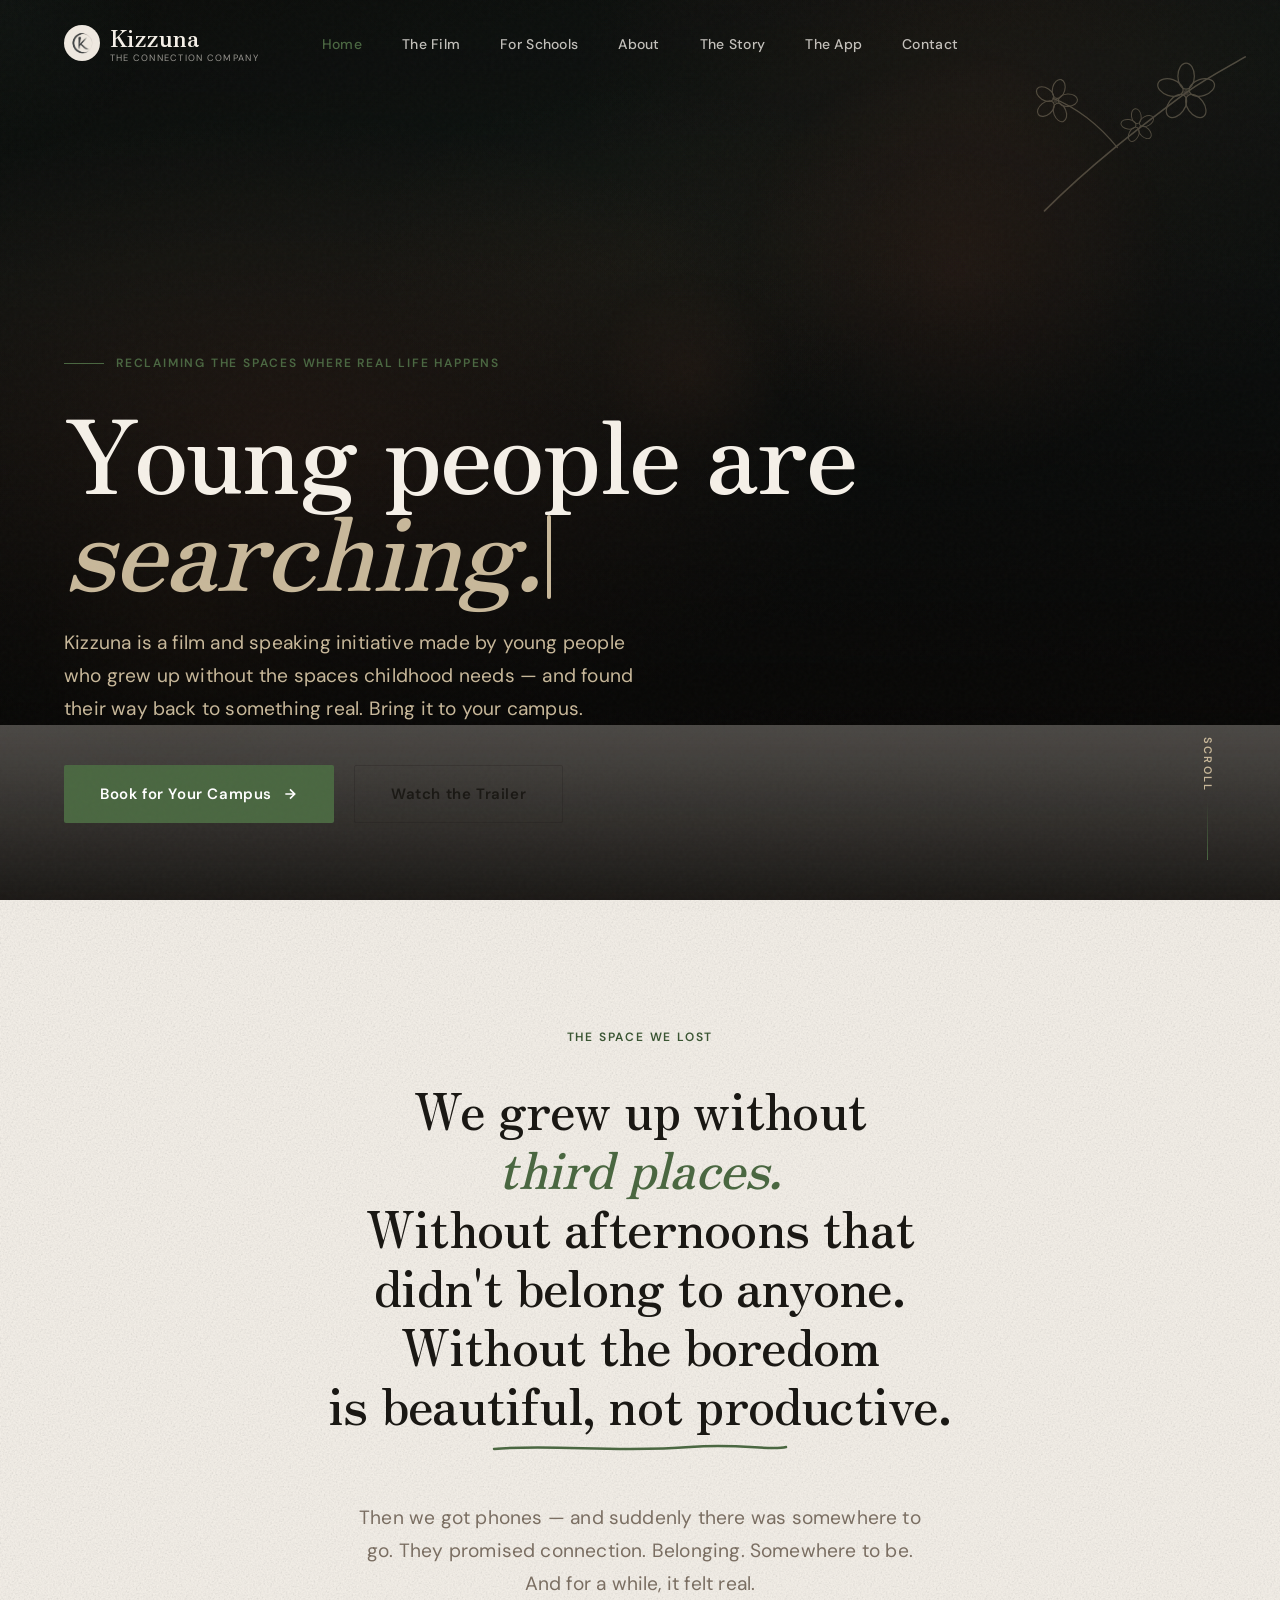
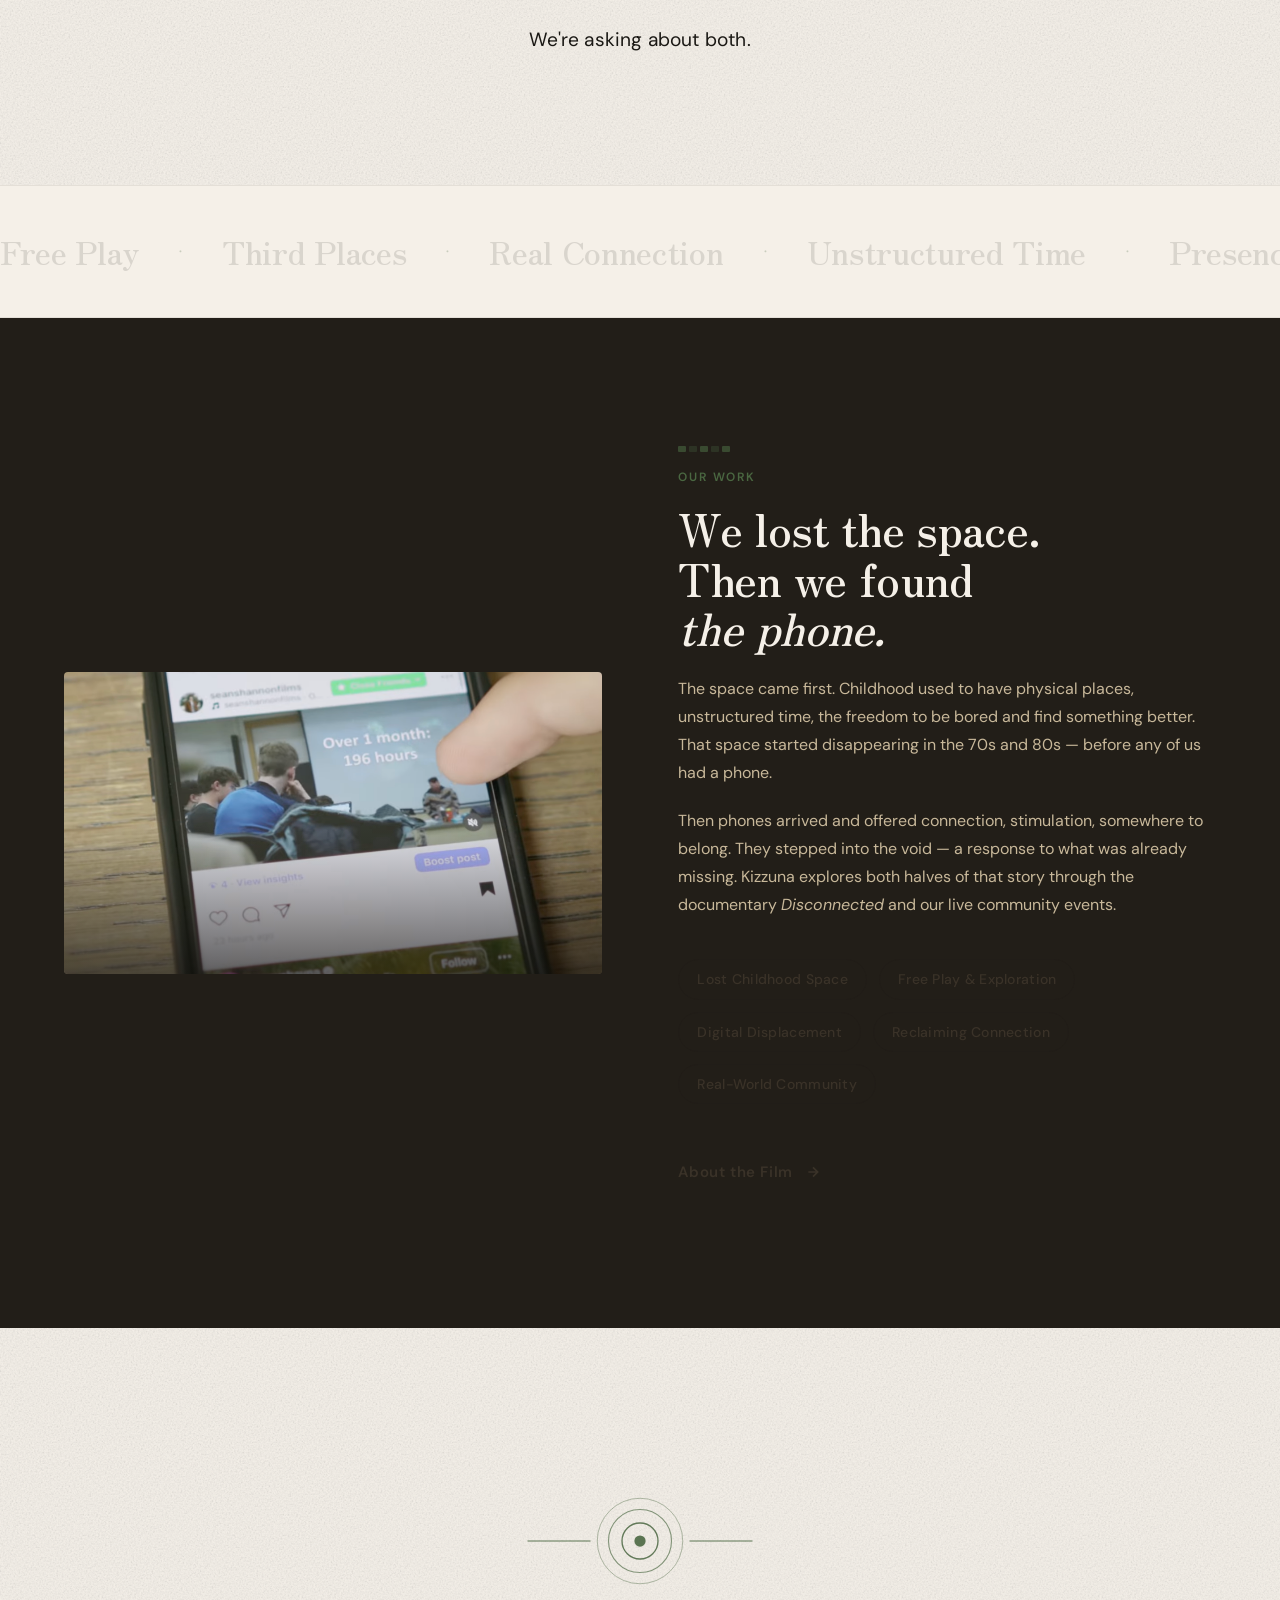
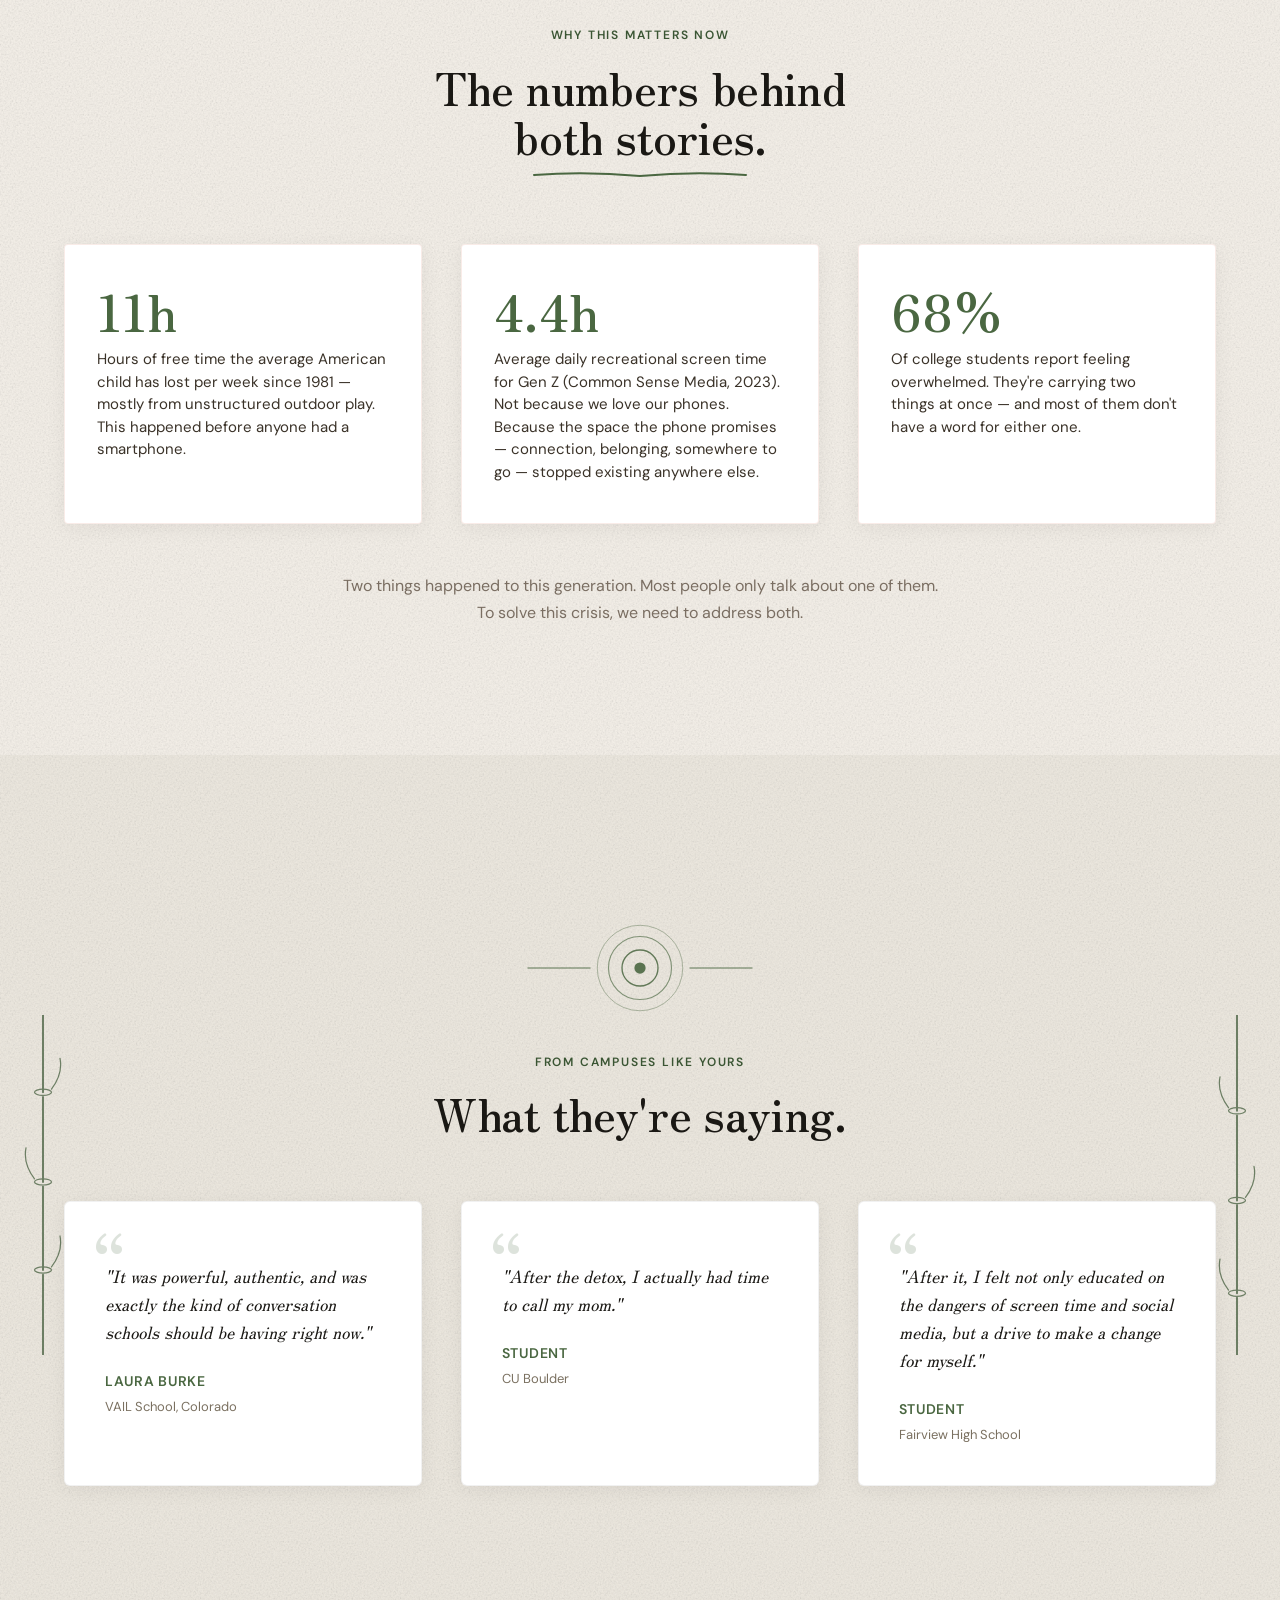
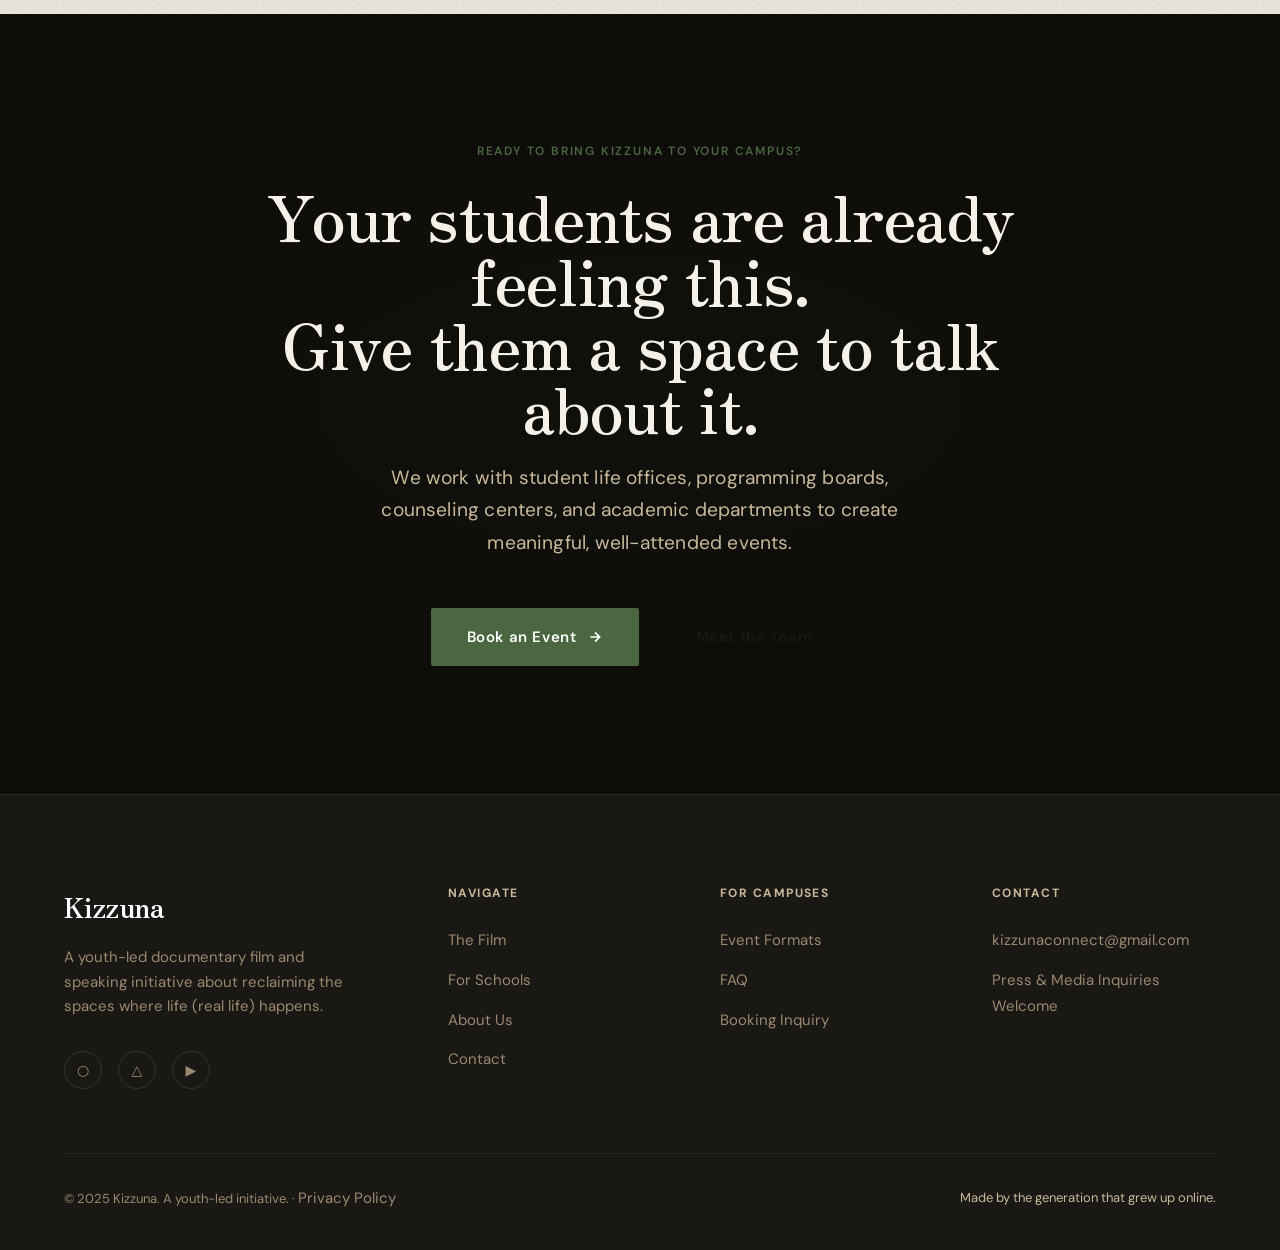
<file: index.html>
<!DOCTYPE html>
<html lang="en">
<head>
  <meta charset="UTF-8" />
  <meta name="viewport" content="width=device-width, initial-scale=1.0" />
  <title>Kizzuna — A Youth-Led Documentary & Speaking Initiative</title>
  <meta name="description" content="A youth-led documentary film and college speaking initiative about reclaiming the spaces where real life happens — from childhood to connection." />
  <link rel="preconnect" href="https://fonts.googleapis.com" />
  <link rel="preconnect" href="https://fonts.gstatic.com" crossorigin />
  <link href="https://fonts.googleapis.com/css2?family=Zen+Old+Mincho:wght@400;600;700&family=DM+Sans:ital,opsz,wght@0,9..144,300;0,9..144,400;0,9..144,500;1,9..144,300&family=DM+Mono:wght@400;500&display=swap" rel="stylesheet" />
  <link rel="stylesheet" href="styles.css" />
  <script type="text/javascript" id="hs-script-loader" async defer src="//js-na2.hs-scripts.com/245765726.js"></script>
</head>
<body>

<!-- SITE LOADER -->
<div class="site-loader" aria-hidden="true">
  <div class="site-loader__logo">
    <span>Kizzuna</span>
  </div>
</div>

<!-- MOBILE NAV OVERLAY -->
<nav class="mobile-nav" aria-label="Mobile navigation">
  <button class="mobile-nav__close label text-muted" style="position:absolute;top:2rem;right:2rem;font-size:1.5rem;">✕</button>
  <a href="index.html"    class="mobile-nav__link">Home</a>
  <a href="film.html"     class="mobile-nav__link">The Film</a>
  <a href="speaking.html" class="mobile-nav__link">For Schools</a>
  <a href="about.html"    class="mobile-nav__link">About</a>
  <a href="story.html"    class="mobile-nav__link">The Story</a>
  <a href="support.html"  class="mobile-nav__link">The App</a>
  <a href="book.html"     class="mobile-nav__link" style="color:var(--amber)">Contact</a>
</nav>

<!-- NAVIGATION -->
<header class="nav" role="banner">
  <a href="index.html" class="nav__logo" style="display:flex;align-items:center;gap:0.6rem;"><img src="images/kizzunalogo.png" alt="" style="height:36px;width:36px;border-radius:50%;object-fit:cover;flex-shrink:0;"><span>Kizzuna<span class="nav__logo-sub">the connection company</span></span></a>
  <nav aria-label="Main navigation">
    <ul class="nav__links">
      <li><a href="index.html"    class="nav__link">Home</a></li>
      <li><a href="film.html"     class="nav__link">The Film</a></li>
      <li><a href="speaking.html" class="nav__link">For Schools</a></li>
      <li><a href="about.html"    class="nav__link">About</a></li>
      <li><a href="story.html"    class="nav__link">The Story</a></li>
      <li><a href="support.html"  class="nav__link">The App</a></li>
      <li><a href="book.html"     class="nav__link">Contact</a></li>
    </ul>
  </nav>
  <button class="nav__mobile-toggle" aria-label="Open menu">
    <span></span><span></span><span></span>
  </button>
</header>

<!-- ============================================================
     SECTION 1 · HERO
     [IMAGE] Replace .hero__bg--placeholder with a full-screen
     cinematic film still — warm, dark, atmospheric. A figure
     looking away, phone in hand or on table — something poetic.
     Overlay stays as-is.
     [MOTION] Title fades up on load. Subtle parallax on bg image.
     ============================================================ -->
<section class="hero" aria-label="Hero">
  <div class="hero__bg hero__bg--placeholder" data-parallax="0.2">
    <!-- <img src="images/hero-still.jpg" alt="Film still from Disconnected" /> -->
  </div>
  <div class="hero__overlay"></div>

  <!-- Floating atmospheric orbs -->
  <div class="hero__orbs" aria-hidden="true">
    <div class="hero__orb hero__orb--1"></div>
    <div class="hero__orb hero__orb--2"></div>
    <div class="hero__orb hero__orb--3"></div>
  </div>

  <!-- Cherry blossom nature motif -->
  <svg class="cherry-motif cherry-motif--tr" viewBox="0 0 160 130" aria-hidden="true" focusable="false">
    <path d="M12,118 C45,85 80,58 115,32 C132,20 148,12 158,6" fill="none" stroke="currentColor" stroke-width="1.2" stroke-linecap="round"/>
    <path d="M65,72 C52,56 38,44 18,36" fill="none" stroke="currentColor" stroke-width="0.8" stroke-linecap="round"/>
    <g transform="translate(115,32)">
      <ellipse cx="0" cy="-12" rx="6" ry="9.5" fill="none" stroke="currentColor" stroke-width="0.9" transform="rotate(0)"/>
      <ellipse cx="0" cy="-12" rx="6" ry="9.5" fill="none" stroke="currentColor" stroke-width="0.9" transform="rotate(72)"/>
      <ellipse cx="0" cy="-12" rx="6" ry="9.5" fill="none" stroke="currentColor" stroke-width="0.9" transform="rotate(144)"/>
      <ellipse cx="0" cy="-12" rx="6" ry="9.5" fill="none" stroke="currentColor" stroke-width="0.9" transform="rotate(216)"/>
      <ellipse cx="0" cy="-12" rx="6" ry="9.5" fill="none" stroke="currentColor" stroke-width="0.9" transform="rotate(288)"/>
      <circle cx="0" cy="0" r="2" fill="currentColor" opacity="0.6"/>
    </g>
    <g transform="translate(20,38)">
      <ellipse cx="0" cy="-9" rx="4.5" ry="7" fill="none" stroke="currentColor" stroke-width="0.8" transform="rotate(15)"/>
      <ellipse cx="0" cy="-9" rx="4.5" ry="7" fill="none" stroke="currentColor" stroke-width="0.8" transform="rotate(87)"/>
      <ellipse cx="0" cy="-9" rx="4.5" ry="7" fill="none" stroke="currentColor" stroke-width="0.8" transform="rotate(159)"/>
      <ellipse cx="0" cy="-9" rx="4.5" ry="7" fill="none" stroke="currentColor" stroke-width="0.8" transform="rotate(231)"/>
      <ellipse cx="0" cy="-9" rx="4.5" ry="7" fill="none" stroke="currentColor" stroke-width="0.8" transform="rotate(303)"/>
      <circle cx="0" cy="0" r="1.5" fill="currentColor" opacity="0.5"/>
    </g>
    <g transform="translate(80,56)">
      <ellipse cx="0" cy="-7" rx="3.5" ry="5.5" fill="none" stroke="currentColor" stroke-width="0.7" transform="rotate(-10)"/>
      <ellipse cx="0" cy="-7" rx="3.5" ry="5.5" fill="none" stroke="currentColor" stroke-width="0.7" transform="rotate(62)"/>
      <ellipse cx="0" cy="-7" rx="3.5" ry="5.5" fill="none" stroke="currentColor" stroke-width="0.7" transform="rotate(134)"/>
      <ellipse cx="0" cy="-7" rx="3.5" ry="5.5" fill="none" stroke="currentColor" stroke-width="0.7" transform="rotate(206)"/>
      <ellipse cx="0" cy="-7" rx="3.5" ry="5.5" fill="none" stroke="currentColor" stroke-width="0.7" transform="rotate(278)"/>
    </g>
  </svg>

  <div class="hero__content container" style="max-width:1280px;">
    <div class="hero__eyebrow">
      <div class="hero__eyebrow-line"></div>
      <span class="label text-amber">Reclaiming the Spaces Where Real Life Happens</span>
    </div>

    <h1 class="display-xl hero__title">
      Young people are<br>
      <em id="hero-word-swap" class="word-swap">lost.</em><span class="typing-cursor" id="typing-cursor" aria-hidden="true"></span><span id="hero-tagline" class="hero-tagline" aria-hidden="true"> for a change.</span>
    </h1>

    <p class="subhead hero__subtitle">
      Kizzuna is a film and speaking initiative made by young people who grew up
      without the spaces childhood needs — and found their way back to something real.
      Bring it to your campus.
    </p>

    <div class="hero__actions">
      <a href="book.html" class="btn btn--primary">
        Book for Your Campus
        <svg width="16" height="16" viewBox="0 0 24 24" fill="none" stroke="currentColor" stroke-width="2.5" class="btn__arrow"><path d="M5 12h14M12 5l7 7-7 7"/></svg>
      </a>
      <a href="film.html" class="btn btn--outline">Watch the Trailer</a>
    </div>
  </div>

  <!-- Scroll indicator -->
  <div class="hero__scroll-hint" aria-hidden="true">
    <span class="label text-muted" style="writing-mode:vertical-rl;font-size:0.6875rem;letter-spacing:0.2em;">Scroll</span>
    <div class="hero__scroll-line"></div>
  </div>
</section>


<!-- ============================================================
     SECTION 2 · EMOTIONAL HOOK / CHAPTER INTRO
     [MOTION] Text fades up line by line as user scrolls in.
     Dark section — no images needed here. Typography is the art.
     ============================================================ -->
<section class="chapter-intro bg-cream section--light">
  <div class="container--narrow text-center">
    <div class="reveal">
      <p class="label text-amber" style="margin-bottom:2rem;">The Space We Lost</p>
    </div>
    <h2 class="chapter-intro__quote reveal">
      We grew up without<br>
      <em>third places.</em><br>
      Without afternoons that<br>
      didn't belong to anyone.<br>
      Without the boredom<br>
      is beautiful, not productive.
    </h2>
    <svg class="sketch-svg sketch-section-underline reveal" viewBox="0 0 300 14" aria-hidden="true">
      <path class="sketch-path" d="M4,9 C60,4 130,13 200,7 C250,3 280,11 296,7" stroke-width="2.5"/>
    </svg>
    <div class="reveal" style="margin-top:3rem;">
      <p class="subhead text-muted" style="max-width:580px;margin-inline:auto;">
        Then we got phones — and suddenly there was somewhere to go.
        They promised connection. Belonging. Somewhere to be.
        And for a while, it felt real.
      </p>
      <p class="subhead" style="max-width:580px;margin-inline:auto;margin-top:1.5rem;color:var(--text-dark);">
        We're asking about both.
      </p>
    </div>
  </div>
</section>


<!-- MARQUEE TICKER -->
<div class="marquee" aria-hidden="true">
  <div class="marquee__track">
    <span class="marquee__item">Free Play</span>
    <span class="marquee__sep">&bull;</span>
    <span class="marquee__item">Third Places</span>
    <span class="marquee__sep">&bull;</span>
    <span class="marquee__item">Real Connection</span>
    <span class="marquee__sep">&bull;</span>
    <span class="marquee__item">Unstructured Time</span>
    <span class="marquee__sep">&bull;</span>
    <span class="marquee__item">Presence</span>
    <span class="marquee__sep">&bull;</span>
    <span class="marquee__item">Belonging</span>
    <span class="marquee__sep">&bull;</span>
    <span class="marquee__item">Space to Breathe</span>
    <span class="marquee__sep">&bull;</span>
    <span class="marquee__item">Community</span>
    <span class="marquee__sep">&bull;</span>
    <span class="marquee__item">Reclamation</span>
    <span class="marquee__sep">&bull;</span>
    <span class="marquee__item">Free Play</span>
    <span class="marquee__sep">&bull;</span>
    <span class="marquee__item">Third Places</span>
    <span class="marquee__sep">&bull;</span>
    <span class="marquee__item">Real Connection</span>
    <span class="marquee__sep">&bull;</span>
    <span class="marquee__item">Unstructured Time</span>
    <span class="marquee__sep">&bull;</span>
    <span class="marquee__item">Presence</span>
    <span class="marquee__sep">&bull;</span>
    <span class="marquee__item">Belonging</span>
    <span class="marquee__sep">&bull;</span>
    <span class="marquee__item">Space to Breathe</span>
    <span class="marquee__sep">&bull;</span>
    <span class="marquee__item">Community</span>
    <span class="marquee__sep">&bull;</span>
    <span class="marquee__item">Reclamation</span>
    <span class="marquee__sep">&bull;</span>
  </div>
</div>


<!-- ============================================================
     SECTION 3 · WHAT IS DISCONNECTED (split layout)
     [IMAGE] Left side: 16:9 film still — warm, slightly overexposed,
     a person outdoors without their phone. Cinematic crop.
     [MOTION] Image slides in from left, text from right on scroll.
     ============================================================ -->
<section class="section bg-deep">
  <div class="container">
    <div class="grid-2" style="gap:clamp(3rem,6vw,8rem);">

      <!-- Left: Image -->
      <div class="reveal reveal--left">
        <div class="img-frame img-frame--cinema">
          <div class="img-frame__placeholder">
            <!-- [IMAGE] Film still: person in open space, warm light -->
            <img src="images/Disc5.png" alt="filming 1">          </div>
          <div class="img-frame__overlay"></div>
        </div>
      </div>

      <!-- Right: Text -->
      <div class="reveal reveal--right">
        <div class="film-strip">
          <div class="film-strip__frame"></div>
          <div class="film-strip__frame"></div>
          <div class="film-strip__frame"></div>
          <div class="film-strip__frame"></div>
          <div class="film-strip__frame"></div>
        </div>
        <p class="label text-amber" style="margin-bottom:1rem;">Our Work</p>
        <h2 class="display-md" style="margin-bottom:1.5rem;">
          We lost the space.<br>Then we found<br><em>the phone.</em>
        </h2>
        <p class="body-lg text-muted" style="margin-bottom:1.25rem;">
          The space came first. Childhood used to have physical places,
          unstructured time, the freedom to be bored and find something better.
          That space started disappearing in the 70s and 80s — before any of us had a phone.
        </p>
        <p class="body-lg text-muted" style="margin-bottom:2.5rem;">
          Then phones arrived and offered connection, stimulation, somewhere to belong.
          They stepped into the void — a response to what was already missing.
          Kizzuna explores both halves of that story through the documentary <em>Disconnected</em>
          and our live community events.
        </p>
        <div class="theme-tags">
          <span class="theme-tag">Lost Childhood Space</span>
          <span class="theme-tag">Free Play &amp; Exploration</span>
          <span class="theme-tag">Digital Displacement</span>
          <span class="theme-tag">Reclaiming Connection</span>
          <span class="theme-tag">Real-World Community</span>
        </div>
        <div style="margin-top:2.5rem;">
          <a href="film.html" class="btn btn--ghost">
            About the Film
            <svg width="16" height="16" viewBox="0 0 24 24" fill="none" stroke="currentColor" stroke-width="2.5" class="btn__arrow"><path d="M5 12h14M12 5l7 7-7 7"/></svg>
          </a>
        </div>
      </div>

    </div>
  </div>
</section>


<!-- ============================================================
     SECTION 4 · STATS / THE REALITY
     [MOTION] Numbers count up as they enter the viewport.
     Dark amber glow on cards on hover.
     No images needed — let the numbers speak.
     ============================================================ -->
<section class="section bg-cream section--light">

  <!-- Onsen ripple divider -->
  <div class="ripple-divider" aria-hidden="true">
    <svg viewBox="0 0 200 80" fill="none">
      <line x1="0" y1="40" x2="56" y2="40" stroke="currentColor" stroke-width="0.8"/>
      <circle cx="100" cy="40" r="5" fill="currentColor" opacity="0.9"/>
      <circle cx="100" cy="40" r="16" stroke="currentColor" stroke-width="1.2" opacity="0.85"/>
      <circle cx="100" cy="40" r="28" stroke="currentColor" stroke-width="1.0" opacity="0.65"/>
      <circle cx="100" cy="40" r="38" stroke="currentColor" stroke-width="0.8" opacity="0.45"/>
      <line x1="144" y1="40" x2="200" y2="40" stroke="currentColor" stroke-width="0.8"/>
    </svg>
  </div>

  <div class="container">
    <div class="text-center reveal" style="margin-bottom:4rem;">
      <p class="label text-amber" style="margin-bottom:1rem;">Why This Matters Now</p>
      <h2 class="display-md">The numbers behind<br>both stories.</h2>
      <svg class="sketch-svg sketch-heading-underline" viewBox="0 0 220 12" aria-hidden="true">
        <path class="sketch-path" d="M4,7 Q55,3 110,8 Q165,3 216,7" stroke-width="2"/>
      </svg>
    </div>

    <div class="grid-3 stagger">

      <div class="stat-card reveal">
        <div class="stat-card__number">
          <span data-count="12" data-suffix="h">0h</span>
        </div>
        <p class="stat-card__label">Hours of free time the average American child has lost per week since 1981 — mostly from unstructured outdoor play. This happened before anyone had a smartphone.</p>
      </div>

      <div class="stat-card reveal">
        <div class="stat-card__number">
          <span data-count="4.7" data-suffix="h">0h</span>
        </div>
        <p class="stat-card__label">Average daily recreational screen time for Gen Z (Common Sense Media, 2023). Not because we love our phones. Because the space the phone promises — connection, belonging, somewhere to go — stopped existing anywhere else.</p>
      </div>

      <div class="stat-card reveal">
        <div class="stat-card__number">
          <span data-count="73" data-suffix="%">0%</span>
        </div>
        <p class="stat-card__label">Of college students report feeling overwhelmed. They're carrying two things at once — and most of them don't have a word for either one.</p>
      </div>

    </div>

    <div class="text-center reveal" style="margin-top:3rem;">
      <p class="body text-muted">
        Two things happened to this generation. Most people only talk about one of them.<br>
        To solve this crisis, we need to address both. 
      </p>
    </div>
  </div>
</section>




<!-- ============================================================
     SECTION 6 · PULL QUOTE / EMOTIONAL BEAT
     [MOTION] Quote fades in slow, centered on screen.
     Section transitions from dark to slightly warm dark.
     No images — pure text moment.
     ============================================================ -->




<!-- ============================================================
     SECTION 8 · TESTIMONIALS
     [MOTION] Fade in staggered from left.
     ============================================================ -->
<section class="section bg-warm section--light" style="position:relative;">

  <!-- Bamboo stem accents -->
  <svg class="bamboo-accent bamboo-accent--left" viewBox="0 0 22 220" aria-hidden="true" focusable="false">
    <line x1="11" y1="0" x2="11" y2="50" stroke="currentColor" stroke-width="1.3" stroke-linecap="round"/>
    <ellipse cx="11" cy="50" rx="5.5" ry="2" fill="none" stroke="currentColor" stroke-width="0.8"/>
    <path d="M16.5,48 Q24,38 22,28" fill="none" stroke="currentColor" stroke-width="0.8" stroke-linecap="round"/>
    <line x1="11" y1="53" x2="11" y2="108" stroke="currentColor" stroke-width="1.3" stroke-linecap="round"/>
    <ellipse cx="11" cy="108" rx="5.5" ry="2" fill="none" stroke="currentColor" stroke-width="0.8"/>
    <path d="M5.5,106 Q-2,96 0,86" fill="none" stroke="currentColor" stroke-width="0.8" stroke-linecap="round"/>
    <line x1="11" y1="111" x2="11" y2="165" stroke="currentColor" stroke-width="1.3" stroke-linecap="round"/>
    <ellipse cx="11" cy="165" rx="5.5" ry="2" fill="none" stroke="currentColor" stroke-width="0.8"/>
    <path d="M16.5,163 Q24,153 22,143" fill="none" stroke="currentColor" stroke-width="0.8" stroke-linecap="round"/>
    <line x1="11" y1="168" x2="11" y2="220" stroke="currentColor" stroke-width="1.3" stroke-linecap="round"/>
  </svg>
  <svg class="bamboo-accent bamboo-accent--right" viewBox="0 0 22 220" aria-hidden="true" focusable="false">
    <line x1="11" y1="0" x2="11" y2="62" stroke="currentColor" stroke-width="1.3" stroke-linecap="round"/>
    <ellipse cx="11" cy="62" rx="5.5" ry="2" fill="none" stroke="currentColor" stroke-width="0.8"/>
    <path d="M5.5,60 Q-2,50 0,40" fill="none" stroke="currentColor" stroke-width="0.8" stroke-linecap="round"/>
    <line x1="11" y1="65" x2="11" y2="120" stroke="currentColor" stroke-width="1.3" stroke-linecap="round"/>
    <ellipse cx="11" cy="120" rx="5.5" ry="2" fill="none" stroke="currentColor" stroke-width="0.8"/>
    <path d="M16.5,118 Q24,108 22,98" fill="none" stroke="currentColor" stroke-width="0.8" stroke-linecap="round"/>
    <line x1="11" y1="123" x2="11" y2="180" stroke="currentColor" stroke-width="1.3" stroke-linecap="round"/>
    <ellipse cx="11" cy="180" rx="5.5" ry="2" fill="none" stroke="currentColor" stroke-width="0.8"/>
    <path d="M5.5,178 Q-2,168 0,158" fill="none" stroke="currentColor" stroke-width="0.8" stroke-linecap="round"/>
    <line x1="11" y1="183" x2="11" y2="220" stroke="currentColor" stroke-width="1.3" stroke-linecap="round"/>
  </svg>

  <!-- Onsen ripple divider -->
  <div class="ripple-divider" aria-hidden="true">
    <svg viewBox="0 0 200 80" fill="none">
      <line x1="0" y1="40" x2="56" y2="40" stroke="currentColor" stroke-width="0.8"/>
      <circle cx="100" cy="40" r="5" fill="currentColor" opacity="0.9"/>
      <circle cx="100" cy="40" r="16" stroke="currentColor" stroke-width="1.2" opacity="0.85"/>
      <circle cx="100" cy="40" r="28" stroke="currentColor" stroke-width="1.0" opacity="0.65"/>
      <circle cx="100" cy="40" r="38" stroke="currentColor" stroke-width="0.8" opacity="0.45"/>
      <line x1="144" y1="40" x2="200" y2="40" stroke="currentColor" stroke-width="0.8"/>
    </svg>
  </div>

  <div class="container">

    <div class="text-center reveal" style="margin-bottom:4rem;">
      <p class="label text-amber" style="margin-bottom:1rem;">From Campuses Like Yours</p>
      <h2 class="display-md">What they're saying.</h2>
    </div>

    <div class="grid-3 stagger">

      <div class="testimonial reveal">
        <p class="testimonial__text">
          "It was powerful, authentic, and was exactly the kind of conversation schools should be having right now."
        </p>
        <p class="testimonial__author">Laura Burke</p>
        <p class="testimonial__org">VAIL School, Colorado</p>
      </div>

      <div class="testimonial reveal">
        <p class="testimonial__text">
          "After the detox, I actually had time to call my mom."
        </p>
        <p class="testimonial__author">Student</p>
        <p class="testimonial__org">CU Boulder</p>
      </div>

      <div class="testimonial reveal">
        <p class="testimonial__text">
          "After it, I felt not only educated on the dangers of screen time and social media, but a drive to make a change for myself."
        </p>
        <p class="testimonial__author">Student</p>
        <p class="testimonial__org">Fairview High School</p>
      </div>

    </div>
  </div>
</section>


<!-- ============================================================
     SECTION 9 · FINAL CTA
     [IMAGE] Full-bleed cinematic background — warm amber light,
     expansive landscape or quiet moment. Minimal, hopeful feel.
     [MOTION] CTA block fades up over image.
     ============================================================ -->
<section class="cinematic section text-center" style="min-height:520px;display:flex;align-items:center;">
  <div class="cinematic__bg">
    <div class="img-frame__placeholder" style="height:100%;background:radial-gradient(ellipse 80% 60% at 50% 50%, rgba(59,122,103,0.15), transparent 70%), var(--bg-deep);">
      <!-- [IMAGE] Hopeful, expansive wide shot — sunrise, campus, open field -->
    </div>
    <div class="cinematic__overlay"></div>
  </div>
  <div class="cinematic__content container reveal">
    <p class="label text-amber" style="margin-bottom:1.25rem;">Ready to Bring Kizzuna to Your Campus?</p>
    <h2 class="display-lg" style="margin-bottom:1.5rem;max-width:800px;margin-inline:auto;">
      Your students are already feeling this.<br>
      Give them a space to talk about it.
    </h2>
    <p class="subhead text-muted" style="max-width:580px;margin-inline:auto;margin-bottom:3rem;">
      We work with student life offices, programming boards, counseling centers,
      and academic departments to create meaningful, well-attended events.
    </p>
    <div style="display:flex;gap:1.25rem;justify-content:center;flex-wrap:wrap;">
      <a href="book.html" class="btn btn--primary">
        Book an Event
        <svg width="16" height="16" viewBox="0 0 24 24" fill="none" stroke="currentColor" stroke-width="2.5"><path d="M5 12h14M12 5l7 7-7 7"/></svg>
      </a>
      <a href="about.html" class="btn btn--outline">Meet the Team</a>
    </div>
  </div>
</section>


<!-- FOOTER -->
<footer class="footer">
  <div class="container">
    <div class="footer__top">

      <div>
        <div class="footer__brand-name">Kizzuna</div>
        <p class="footer__tagline">
          A youth-led documentary film and speaking initiative about reclaiming
          the spaces where life (real life) happens.
        </p>
        <div class="footer__social">
          <a href="#" class="footer__social-link" aria-label="Instagram">&#9675;</a>
          <a href="#" class="footer__social-link" aria-label="TikTok">&#9651;</a>
          <a href="#" class="footer__social-link" aria-label="YouTube">&#9654;</a>
        </div>
      </div>

      <div>
        <p class="footer__col-title">Navigate</p>
        <ul class="footer__links">
          <li><a href="film.html"     class="footer__link">The Film</a></li>
          <li><a href="speaking.html" class="footer__link">For Schools</a></li>
          <li><a href="about.html"    class="footer__link">About Us</a></li>
          <li><a href="book.html"     class="footer__link">Contact</a></li>
        </ul>
      </div>

      <div>
        <p class="footer__col-title">For Campuses</p>
        <ul class="footer__links">
          <li><a href="speaking.html#formats"   class="footer__link">Event Formats</a></li>
          <li><a href="speaking.html#faq"       class="footer__link">FAQ</a></li>
          <li><a href="book.html"           class="footer__link">Booking Inquiry</a></li>
        </ul>
      </div>

      <div>
        <p class="footer__col-title">Contact</p>
        <ul class="footer__links">
          <li><a href="mailto:kizzunaconnect@gmail.com" class="footer__link">kizzunaconnect@gmail.com</a></li>
          <li><span class="footer__link" style="cursor:default;">Press &amp; Media Inquiries Welcome</span></li>
        </ul>
      </div>

    </div>

    <div class="footer__bottom">
      <p>&copy; 2025 Kizzuna. A youth-led initiative. &middot; <a href="privacy.html" class="footer__link">Privacy Policy</a></p>
      <p class="text-muted">Made by the generation that grew up online.</p>
    </div>
  </div>
</footer>

<script src="script.js"></script>
</body>
</html>
</file>
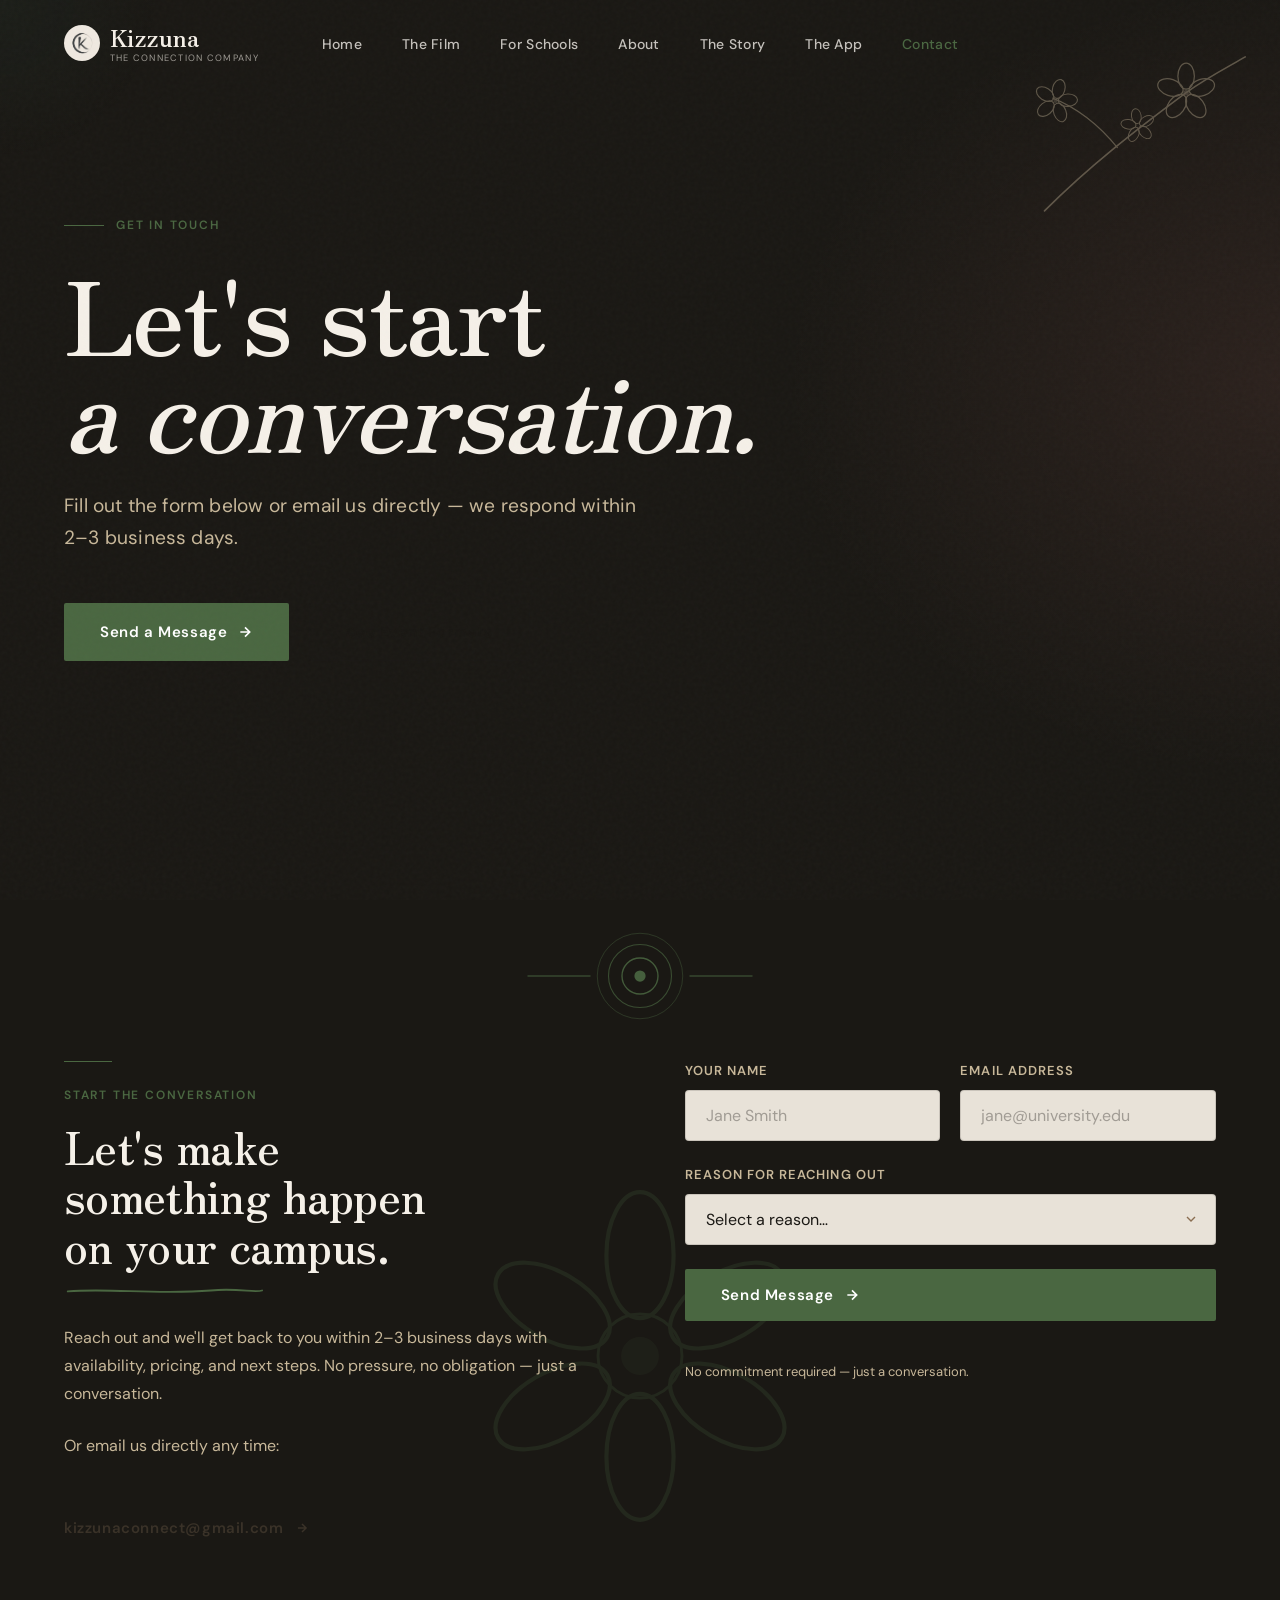
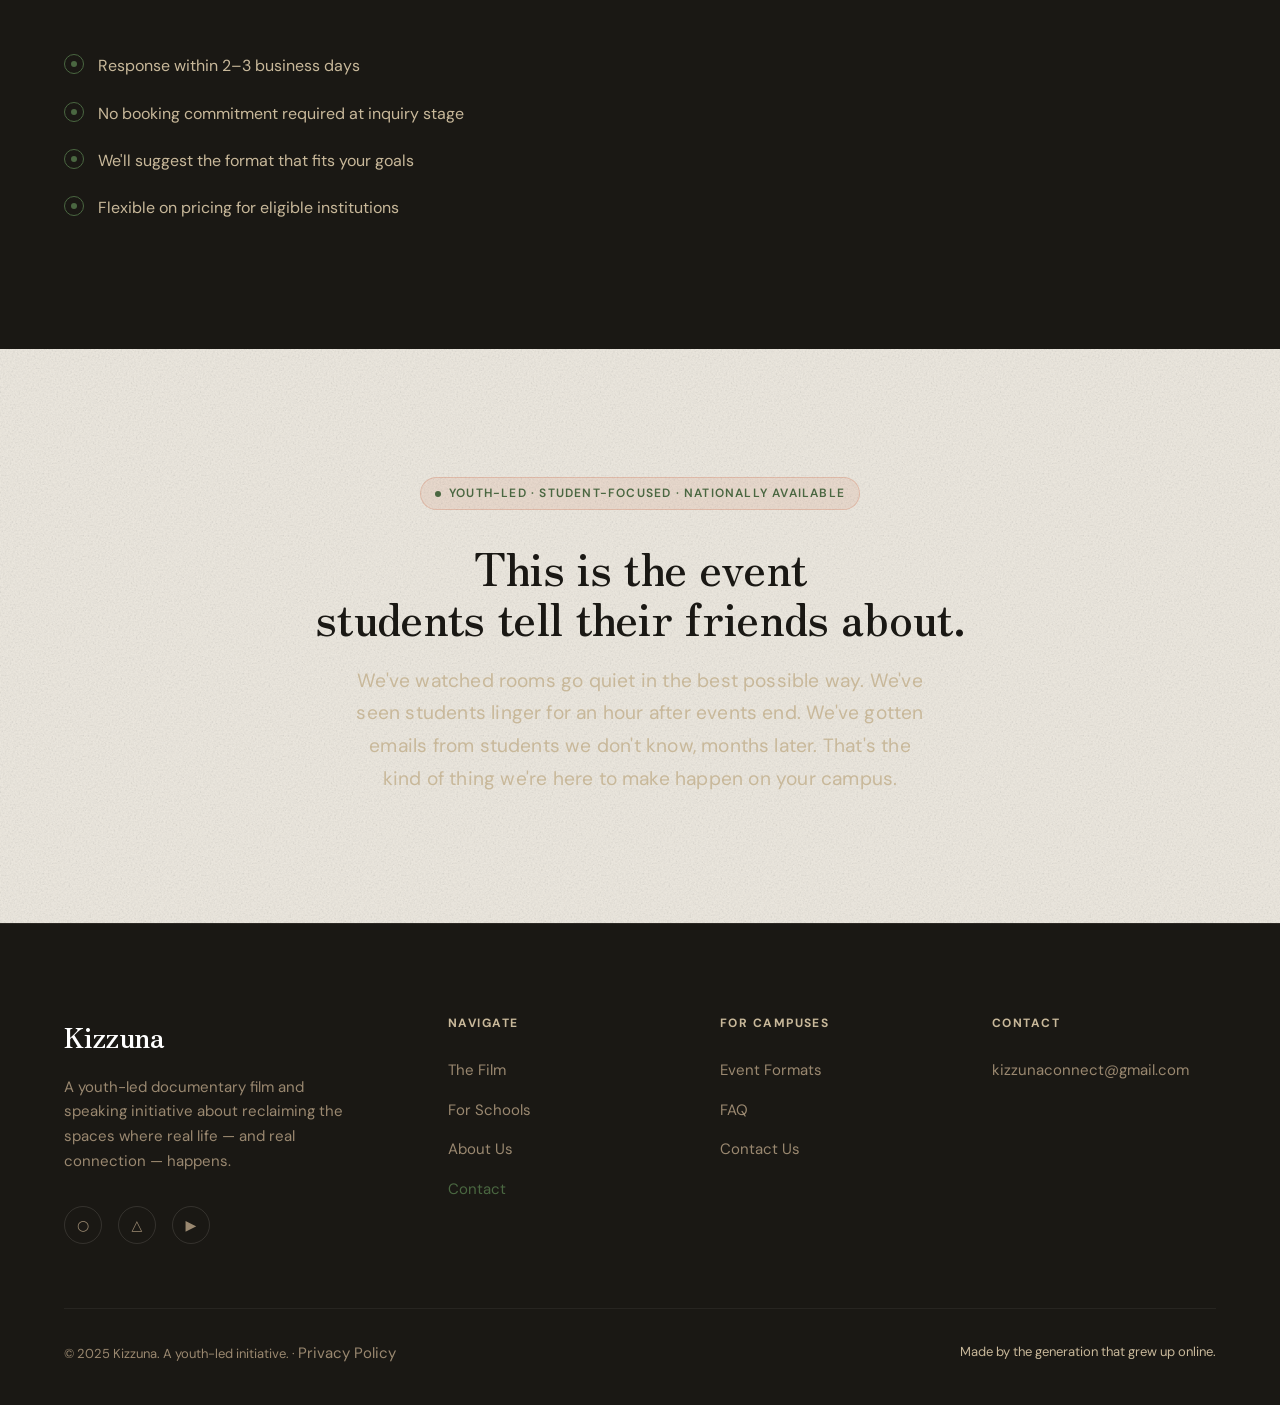
<file: book.html>
<!DOCTYPE html>
<html lang="en">
<head>
  <meta charset="UTF-8" />
  <meta name="viewport" content="width=device-width, initial-scale=1.0" />
  <title>Reach Us — Kizzuna</title>
  <meta name="description" content="Bring Kizzuna to your campus. Film screenings, speaking events, and full-day programming for colleges and universities nationwide." />
  <link rel="preconnect" href="https://fonts.googleapis.com" />
  <link rel="preconnect" href="https://fonts.gstatic.com" crossorigin />
  <link href="https://fonts.googleapis.com/css2?family=Zen+Old+Mincho:wght@400;600;700&family=DM+Sans:ital,opsz,wght@0,9..144,300;0,9..144,400;0,9..144,500;1,9..144,300&family=DM+Mono:wght@400;500&display=swap" rel="stylesheet" />
  <link rel="stylesheet" href="styles.css" />
  <!-- HUBSPOT TRACKING SCRIPT: paste your HubSpot embed <script> tag here -->
  <!-- Example: <script type="text/javascript" id="hs-script-loader" async defer src="//js.hs-scripts.com/YOUR_PORTAL_ID.js"></script> -->
  <script type="text/javascript" id="hs-script-loader" async defer src="//js-na2.hs-scripts.com/245765726.js"></script>
</head>
<body class="page-transition">

<!-- SITE LOADER -->
<div class="site-loader" aria-hidden="true">
  <div class="site-loader__logo"><span>Reach Us</span></div>
</div>

<!-- MOBILE NAV -->
<nav class="mobile-nav" aria-label="Mobile navigation">
  <button class="mobile-nav__close label text-muted" style="position:absolute;top:2rem;right:2rem;font-size:1.5rem;">✕</button>
  <a href="index.html"    class="mobile-nav__link">Home</a>
  <a href="film.html"     class="mobile-nav__link">The Film</a>
  <a href="speaking.html" class="mobile-nav__link">For Schools</a>
  <a href="about.html"    class="mobile-nav__link">About</a>
  <a href="story.html"    class="mobile-nav__link">The Story</a>
  <a href="support.html"  class="mobile-nav__link">The App</a>
  <a href="book.html"     class="mobile-nav__link" style="color:var(--amber)">Contact</a>
</nav>

<!-- NAVIGATION -->
<header class="nav" role="banner">
  <a href="index.html" class="nav__logo" style="display:flex;align-items:center;gap:0.6rem;"><img src="images/kizzunalogo.png" alt="" style="height:36px;width:36px;border-radius:50%;object-fit:cover;flex-shrink:0;"><span>Kizzuna<span class="nav__logo-sub">the connection company</span></span></a>
  <nav aria-label="Main navigation">
    <ul class="nav__links">
      <li><a href="index.html"    class="nav__link">Home</a></li>
      <li><a href="film.html"     class="nav__link">The Film</a></li>
      <li><a href="speaking.html" class="nav__link">For Schools</a></li>
      <li><a href="about.html"    class="nav__link">About</a></li>
      <li><a href="story.html"    class="nav__link">The Story</a></li>
      <li><a href="support.html"  class="nav__link">The App</a></li>
      <li><a href="book.html"     class="nav__link">Contact</a></li>
    </ul>
  </nav>
  <button class="nav__mobile-toggle" aria-label="Open menu">
    <span></span><span></span><span></span>
  </button>
</header>


<!-- ============================================================
     PAGE HERO — BOOKING
     [MOTION] Warm, inviting energy. Confident, not pushy.
     No image needed — bold typography against dark bg.
     ============================================================ -->
<section style="padding-top:calc(80px + clamp(5rem,10vw,10rem));padding-bottom:clamp(5rem,8vw,9rem);background:var(--bg-void);color:var(--text-primary);position:relative;overflow:hidden;">
  <div style="position:absolute;inset:0;background:radial-gradient(ellipse 60% 80% at 100% 50%, rgba(254,147,140,0.08), transparent 65%);pointer-events:none;"></div>

  <!-- Cherry blossom nature motif -->
  <svg class="cherry-motif cherry-motif--tr" viewBox="0 0 160 130" aria-hidden="true" focusable="false">
    <path d="M12,118 C45,85 80,58 115,32 C132,20 148,12 158,6" fill="none" stroke="currentColor" stroke-width="1.2" stroke-linecap="round"/>
    <path d="M65,72 C52,56 38,44 18,36" fill="none" stroke="currentColor" stroke-width="0.8" stroke-linecap="round"/>
    <g transform="translate(115,32)">
      <ellipse cx="0" cy="-12" rx="6" ry="9.5" fill="none" stroke="currentColor" stroke-width="0.9" transform="rotate(0)"/>
      <ellipse cx="0" cy="-12" rx="6" ry="9.5" fill="none" stroke="currentColor" stroke-width="0.9" transform="rotate(72)"/>
      <ellipse cx="0" cy="-12" rx="6" ry="9.5" fill="none" stroke="currentColor" stroke-width="0.9" transform="rotate(144)"/>
      <ellipse cx="0" cy="-12" rx="6" ry="9.5" fill="none" stroke="currentColor" stroke-width="0.9" transform="rotate(216)"/>
      <ellipse cx="0" cy="-12" rx="6" ry="9.5" fill="none" stroke="currentColor" stroke-width="0.9" transform="rotate(288)"/>
      <circle cx="0" cy="0" r="2" fill="currentColor" opacity="0.6"/>
    </g>
    <g transform="translate(20,38)">
      <ellipse cx="0" cy="-9" rx="4.5" ry="7" fill="none" stroke="currentColor" stroke-width="0.8" transform="rotate(15)"/>
      <ellipse cx="0" cy="-9" rx="4.5" ry="7" fill="none" stroke="currentColor" stroke-width="0.8" transform="rotate(87)"/>
      <ellipse cx="0" cy="-9" rx="4.5" ry="7" fill="none" stroke="currentColor" stroke-width="0.8" transform="rotate(159)"/>
      <ellipse cx="0" cy="-9" rx="4.5" ry="7" fill="none" stroke="currentColor" stroke-width="0.8" transform="rotate(231)"/>
      <ellipse cx="0" cy="-9" rx="4.5" ry="7" fill="none" stroke="currentColor" stroke-width="0.8" transform="rotate(303)"/>
      <circle cx="0" cy="0" r="1.5" fill="currentColor" opacity="0.5"/>
    </g>
    <g transform="translate(80,56)">
      <ellipse cx="0" cy="-7" rx="3.5" ry="5.5" fill="none" stroke="currentColor" stroke-width="0.7" transform="rotate(-10)"/>
      <ellipse cx="0" cy="-7" rx="3.5" ry="5.5" fill="none" stroke="currentColor" stroke-width="0.7" transform="rotate(62)"/>
      <ellipse cx="0" cy="-7" rx="3.5" ry="5.5" fill="none" stroke="currentColor" stroke-width="0.7" transform="rotate(134)"/>
      <ellipse cx="0" cy="-7" rx="3.5" ry="5.5" fill="none" stroke="currentColor" stroke-width="0.7" transform="rotate(206)"/>
      <ellipse cx="0" cy="-7" rx="3.5" ry="5.5" fill="none" stroke="currentColor" stroke-width="0.7" transform="rotate(278)"/>
    </g>
  </svg>

  <div class="container">
    <div style="max-width:900px;">
      <div class="hero__eyebrow" style="opacity:0;animation:fadeUp 0.9s var(--ease-out-expo) 0.3s forwards;">
        <div class="hero__eyebrow-line"></div>
        <span class="label text-amber">Get in Touch</span>
      </div>
      <h1 class="display-xl" style="margin-bottom:2rem;opacity:0;animation:fadeUp 1s var(--ease-out-expo) 0.5s forwards;">
        Let's start<br>
        <em>a conversation.</em>
      </h1>
      <p class="subhead text-muted" style="max-width:600px;margin-bottom:3rem;opacity:0;animation:fadeUp 1s var(--ease-out-expo) 0.7s forwards;">
        Fill out the form below or email us directly — we respond within 2–3 business days.
      </p>
      <div style="display:flex;gap:1.25rem;flex-wrap:wrap;opacity:0;animation:fadeUp 1s var(--ease-out-expo) 0.9s forwards;">
        <a href="#inquiry-form" class="btn btn--primary">
          Send a Message
          <svg width="16" height="16" viewBox="0 0 24 24" fill="none" stroke="currentColor" stroke-width="2.5"><path d="M5 12h14M12 5l7 7-7 7"/></svg>
        </a>
        <a href="speaking.html#formats" class="btn btn--outline">See Event Formats</a>
      </div>
    </div>
  </div>
</section>






<!-- ============================================================
     SECTION: BOOKING INQUIRY FORM
     id="inquiry-form" for anchor link
     [MOTION] Form fades in on scroll. Labels transition on focus.
     ============================================================ -->
<section class="section bg-void" id="inquiry-form" style="position:relative;overflow:hidden;">

  <!-- Kamon chrysanthemum watermark -->
  <svg class="kamon-motif" viewBox="0 0 100 100" aria-hidden="true" focusable="false">
    <g transform="translate(50,50)" fill="none" stroke="currentColor" stroke-width="1">
      <ellipse cx="0" cy="-24" rx="8" ry="15" transform="rotate(0)"/>
      <ellipse cx="0" cy="-24" rx="8" ry="15" transform="rotate(60)"/>
      <ellipse cx="0" cy="-24" rx="8" ry="15" transform="rotate(120)"/>
      <ellipse cx="0" cy="-24" rx="8" ry="15" transform="rotate(180)"/>
      <ellipse cx="0" cy="-24" rx="8" ry="15" transform="rotate(240)"/>
      <ellipse cx="0" cy="-24" rx="8" ry="15" transform="rotate(300)"/>
      <circle cx="0" cy="0" r="10" stroke-width="0.7"/>
      <circle cx="0" cy="0" r="4" fill="currentColor" opacity="0.5"/>
    </g>
  </svg>

  <!-- Onsen ripple divider -->
  <div class="ripple-divider" aria-hidden="true">
    <svg viewBox="0 0 200 80" fill="none">
      <line x1="0" y1="40" x2="56" y2="40" stroke="currentColor" stroke-width="0.8"/>
      <circle cx="100" cy="40" r="5" fill="currentColor" opacity="0.9"/>
      <circle cx="100" cy="40" r="16" stroke="currentColor" stroke-width="1.2" opacity="0.85"/>
      <circle cx="100" cy="40" r="28" stroke="currentColor" stroke-width="1.0" opacity="0.65"/>
      <circle cx="100" cy="40" r="38" stroke="currentColor" stroke-width="0.8" opacity="0.45"/>
      <line x1="144" y1="40" x2="200" y2="40" stroke="currentColor" stroke-width="0.8"/>
    </svg>
  </div>

  <div class="container">
    <div class="grid-2" style="gap:clamp(3rem,7vw,9rem);align-items:start;">

      <!-- Left: Encouragement copy -->
      <div class="reveal sticky-col">
        <div class="divider"></div>
        <p class="label text-amber" style="margin-bottom:1rem;">Start the Conversation</p>
        <h2 class="display-md" style="margin-bottom:1rem;">
          Let's make<br>something happen<br>on your campus.
        </h2>
        <svg class="sketch-svg sketch-heading-underline" viewBox="0 0 220 12" aria-hidden="true" style="margin:0 0 1.75rem;">
          <path class="sketch-path" d="M4,7 C50,3 100,11 160,6 C190,3 208,9 216,6" stroke-width="2"/>
        </svg>
        <p class="body-lg text-muted" style="margin-bottom:1.5rem;">
          Reach out and we'll get back to you within 2–3 business days
          with availability, pricing, and next steps.
          No pressure, no obligation — just a conversation.
        </p>
        <p class="body-lg text-muted" style="margin-bottom:2.5rem;">
          Or email us directly any time:
        </p>
        <a href="mailto:kizzunaconnect@gmail.com" class="btn btn--ghost">
          kizzunaconnect@gmail.com
          <svg width="14" height="14" viewBox="0 0 24 24" fill="none" stroke="currentColor" stroke-width="2.5" class="btn__arrow"><path d="M5 12h14M12 5l7 7-7 7"/></svg>
        </a>

        <hr class="amber" style="margin-block:3rem;" />

        <div style="display:flex;flex-direction:column;gap:1.25rem;">
          <div class="checklist__item">
            <div class="checklist__check"></div>
            <span class="body text-muted">Response within 2–3 business days</span>
          </div>
          <div class="checklist__item">
            <div class="checklist__check"></div>
            <span class="body text-muted">No booking commitment required at inquiry stage</span>
          </div>
          <div class="checklist__item">
            <div class="checklist__check"></div>
            <span class="body text-muted">We'll suggest the format that fits your goals</span>
          </div>
          <div class="checklist__item">
            <div class="checklist__check"></div>
            <span class="body text-muted">Flexible on pricing for eligible institutions</span>
          </div>
        </div>
      </div>

      <!-- Right: HubSpot Form Embed -->
      <div class="reveal reveal--right">

        <!--
        ═══════════════════════════════════════════════════════
        HUBSPOT FORM SETUP — 3 steps:

        1. Create a free account at https://www.hubspot.com
        2. Go to Marketing → Forms → Create Form
           Suggested fields to add:
           - First Name, Last Name, Email (required)
           - Company Name (use for "Institution")
           - Job Title (use for "Your Role")
           - Message / Description (use for "Event Context & Goals")
           - Dropdown: Preferred Format, Audience Size
           - Date picker: Ideal Event Date
        3. Click "Share" → "Embed" → copy the two code snippets.
           Paste the <script> tag into the <head> of this page,
           and paste the <div class="hs-form-frame"> here.

        OPTIONAL: Set up HubSpot Meetings
        Go to Sales → Meetings → Create Meeting Link
        Embed the scheduling link here or add it as a CTA button
        so prospects can book a call directly.

        STYLE NOTE: To match the site aesthetic, paste this CSS
        after your HubSpot embed:
        .hs-form-frame { color-scheme: dark; }
        Or use HubSpot's style customiser to match colors:
        Background: #0e0c0b, Text: #f0ece6, Accent: #FFB703
        ═══════════════════════════════════════════════════════
        -->

        <form class="booking-form form" id="hubspot-form-embed" novalidate>

          <div class="form__row">
            <div class="form__group">
              <label class="form__label" for="bf-name">Your Name</label>
              <input class="form__input" type="text" id="bf-name" name="name"
                     placeholder="Jane Smith" required />
            </div>
            <div class="form__group">
              <label class="form__label" for="bf-email">Email Address</label>
              <input class="form__input" type="email" id="bf-email" name="email"
                     placeholder="jane@university.edu" required />
            </div>
          </div>

          <div class="form__group">
            <label class="form__label" for="bf-reason">Reason for Reaching Out</label>
            <select class="form__input form__select" id="bf-reason" name="reason" required>
              <option value="" disabled selected>Select a reason…</option>
              <option value="Book School Presentation">Book School Presentation</option>
              <option value="Screen Documentary">Screen Documentary</option>
              <option value="Join the Movement">Join the Movement</option>
              <option value="Learn More">Learn More</option>
              <option value="Other">Other</option>
            </select>
          </div>

          <div class="form__group" id="bf-other-group" style="display:none;">
            <label class="form__label" for="bf-other">Tell us more</label>
            <textarea class="form__input form__textarea" id="bf-other" name="other"
                      placeholder="What's on your mind?" rows="3"></textarea>
          </div>

          <div class="form__group" id="bf-error" style="display:none;">
            <p class="body" style="color:#e05c5c;font-size:0.875rem;">
              Something went wrong — please try again or email us directly.
            </p>
          </div>

          <button type="submit" class="btn btn--primary" id="bf-submit">
            Send Message
            <svg width="16" height="16" viewBox="0 0 24 24" fill="none"
                 stroke="currentColor" stroke-width="2.5" class="btn__arrow">
              <path d="M5 12h14M12 5l7 7-7 7"/>
            </svg>
          </button>

          <p class="body text-muted" style="font-size:0.8125rem;margin-top:1rem;">
            No commitment required — just a conversation.
          </p>

        </form>

      </div>

    </div>
  </div>
</section>


<!-- ============================================================
     SECTION: FINAL REASSURANCE
     Warm, inviting close-out before footer.
     ============================================================ -->
<section class="section bg-warm text-center">
  <div class="container--narrow reveal">
    <div class="badge" style="margin-inline:auto;margin-bottom:2rem;width:fit-content;">
      <div class="badge__dot"></div>
      Youth-Led · Student-Focused · Nationally Available
    </div>
    <h2 class="display-md" style="margin-bottom:1.5rem;">
      This is the event<br>
      students tell their friends about.
    </h2>
    <p class="subhead text-muted" style="max-width:580px;margin-inline:auto;">
      We've watched rooms go quiet in the best possible way.
      We've seen students linger for an hour after events end.
      We've gotten emails from students we don't know, months later.
      That's the kind of thing we're here to make happen on your campus.
    </p>
  </div>
</section>


<!-- FOOTER -->
<footer class="footer">
  <div class="container">
    <div class="footer__top">
      <div>
        <div class="footer__brand-name">Kizzuna</div>
        <p class="footer__tagline">A youth-led documentary film and speaking initiative about reclaiming the spaces where real life — and real connection — happens.</p>
        <div class="footer__social">
          <a href="#" class="footer__social-link" aria-label="Instagram">&#9675;</a>
          <a href="#" class="footer__social-link" aria-label="TikTok">&#9651;</a>
          <a href="#" class="footer__social-link" aria-label="YouTube">&#9654;</a>
        </div>
      </div>
      <div>
        <p class="footer__col-title">Navigate</p>
        <ul class="footer__links">
          <li><a href="film.html"     class="footer__link">The Film</a></li>
          <li><a href="speaking.html" class="footer__link">For Schools</a></li>
          <li><a href="about.html"    class="footer__link">About Us</a></li>
          <li><a href="book.html"     class="footer__link">Contact</a></li>
        </ul>
      </div>
      <div>
        <p class="footer__col-title">For Campuses</p>
        <ul class="footer__links">
          <li><a href="speaking.html#formats"   class="footer__link">Event Formats</a></li>
          <li><a href="speaking.html#faq"       class="footer__link">FAQ</a></li>
          <li><a href="#inquiry-form" class="footer__link">Contact Us</a></li>
        </ul>
      </div>
      <div>
        <p class="footer__col-title">Contact</p>
        <ul class="footer__links">
          <li><a href="mailto:kizzunaconnect@gmail.com" class="footer__link">kizzunaconnect@gmail.com</a></li>
        </ul>
      </div>
    </div>
    <div class="footer__bottom">
      <p>&copy; 2025 Kizzuna. A youth-led initiative. &middot; <a href="privacy.html" class="footer__link">Privacy Policy</a></p>
      <p class="text-muted">Made by the generation that grew up online.</p>
    </div>
  </div>
</footer>

<script src="script.js"></script>
</body>
</html>
</file>
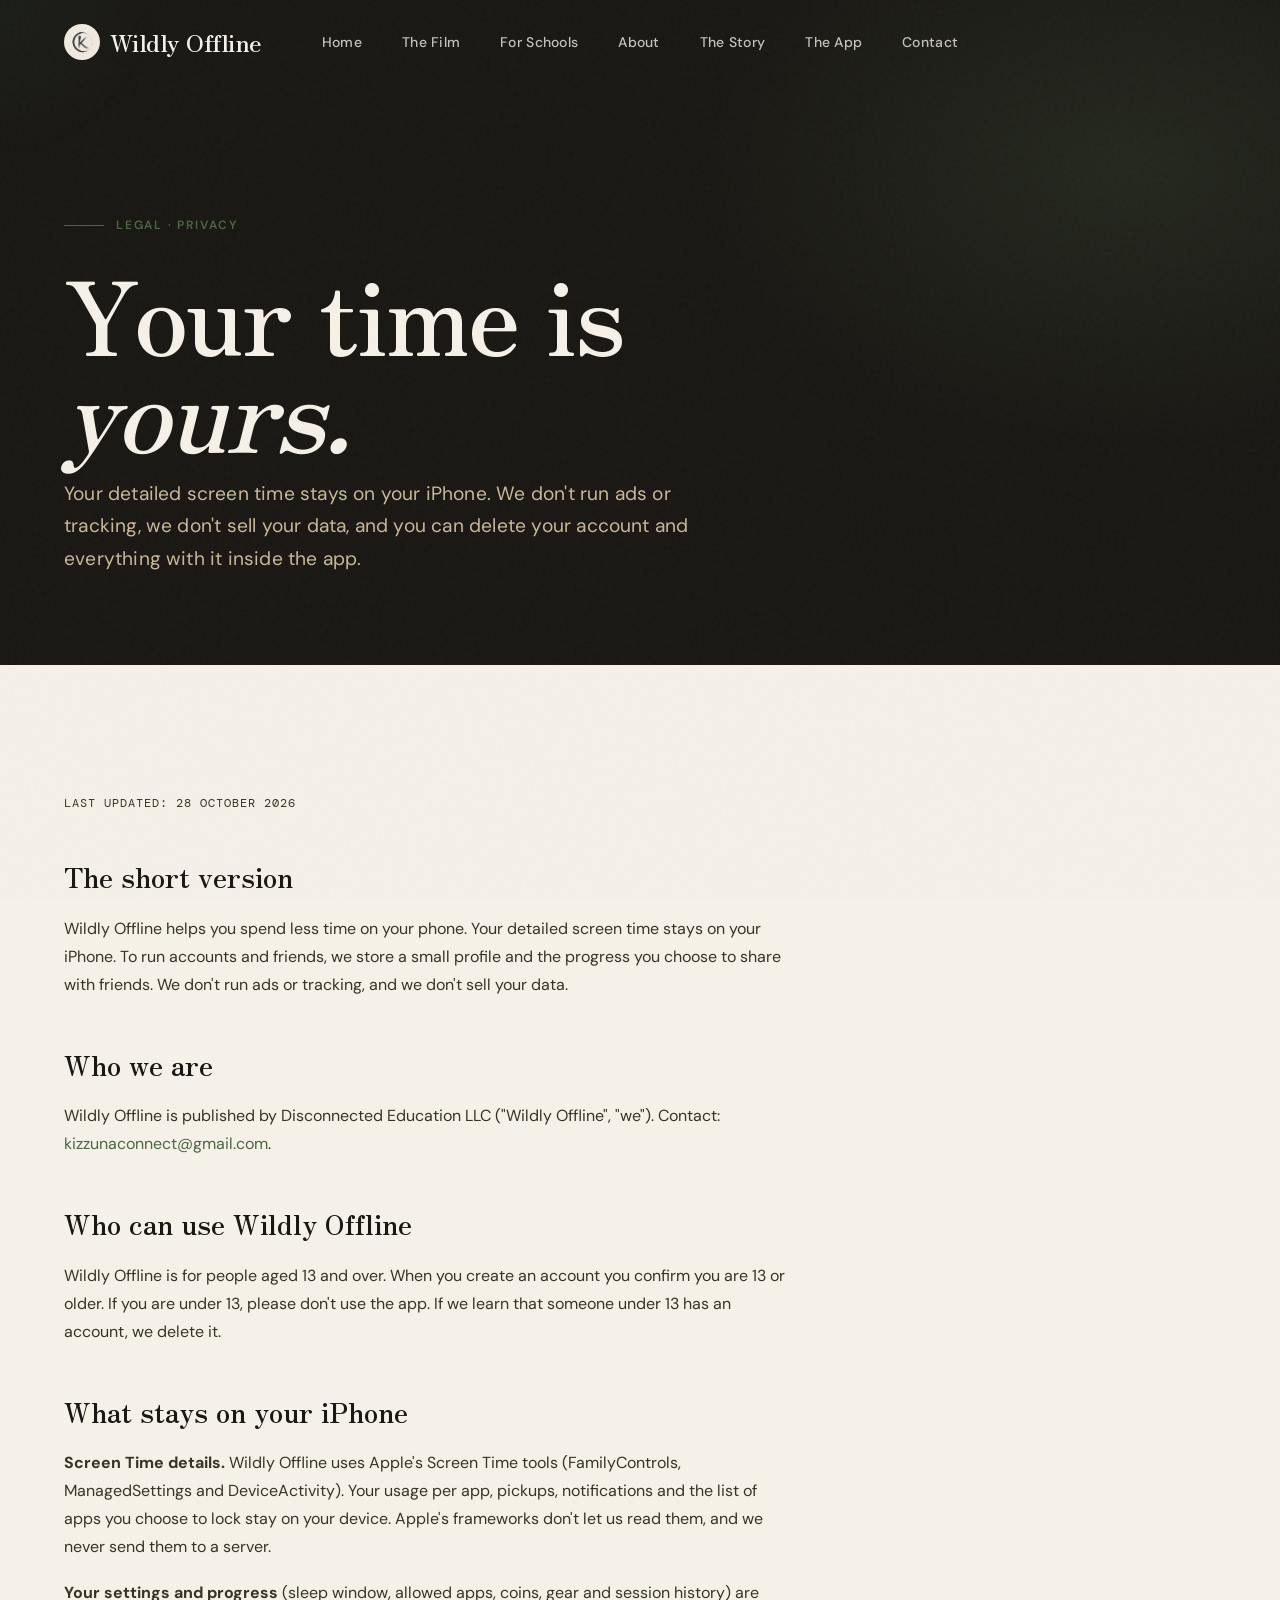
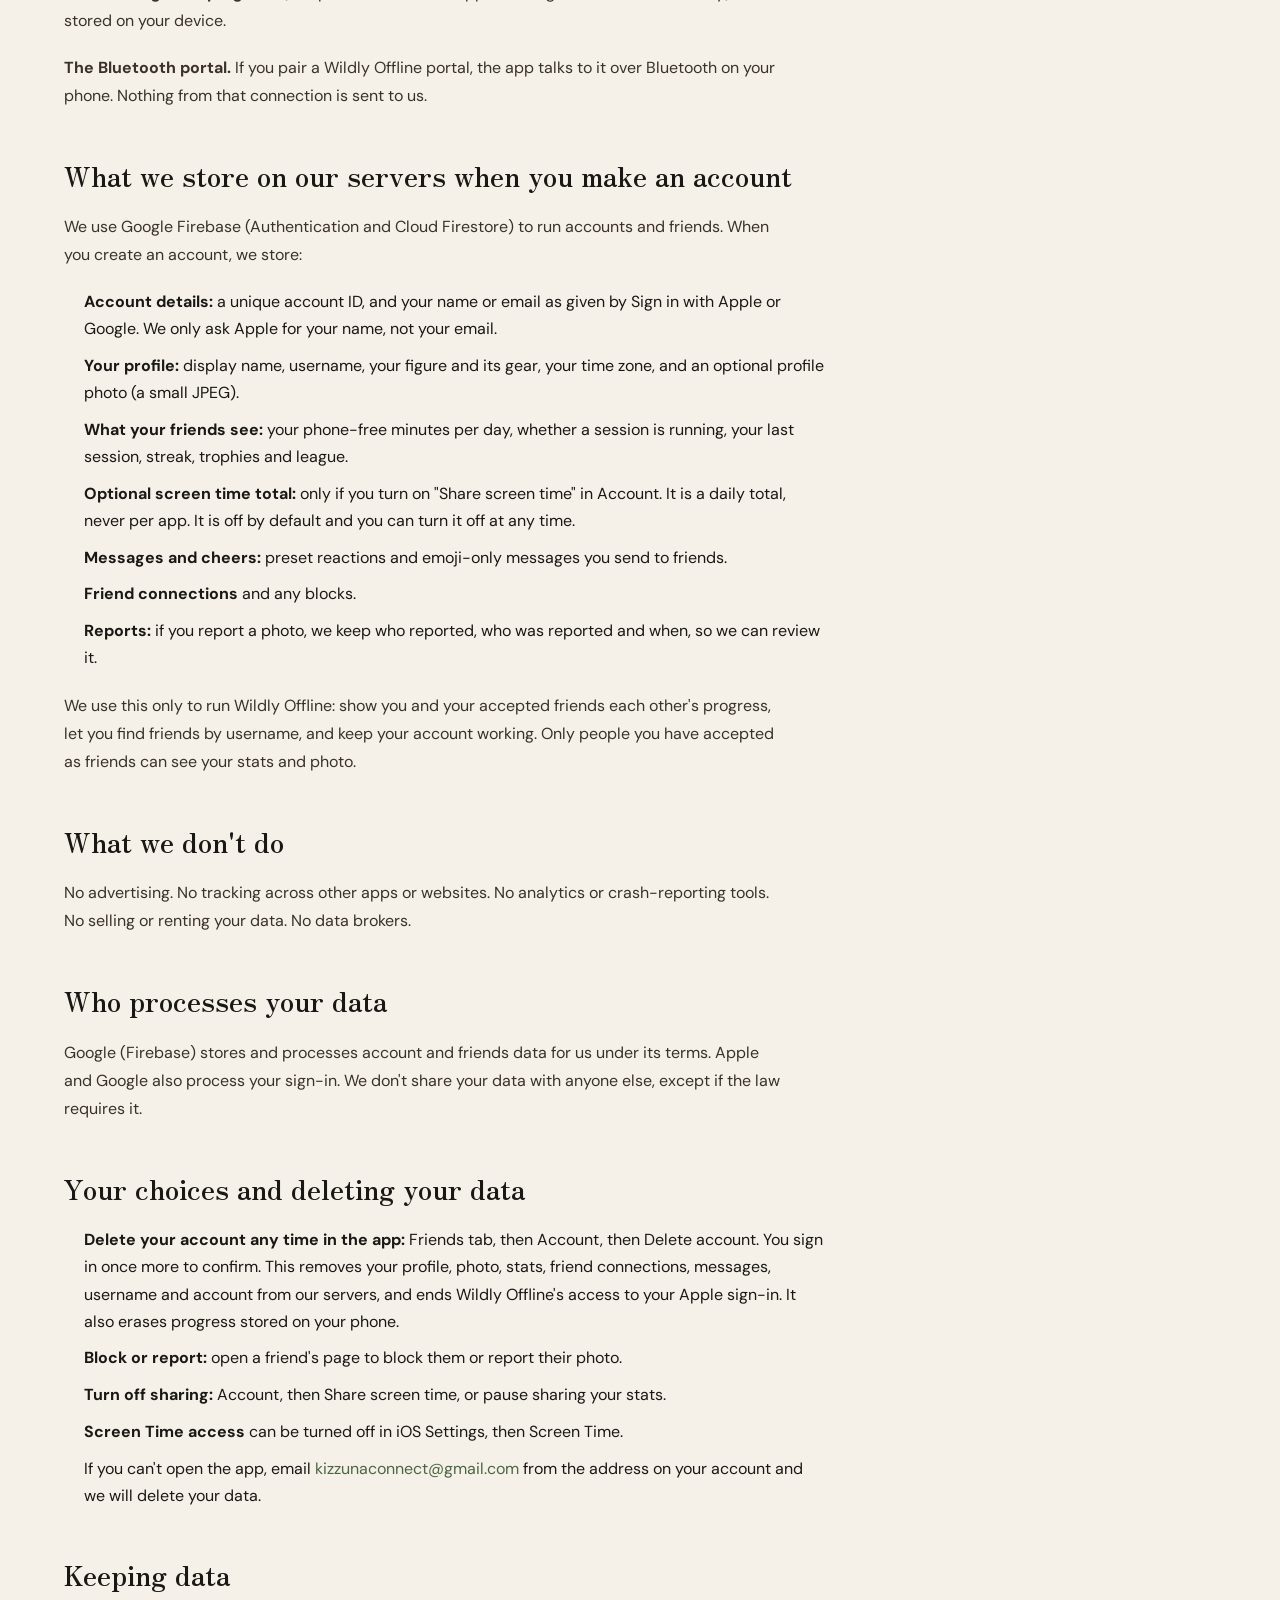
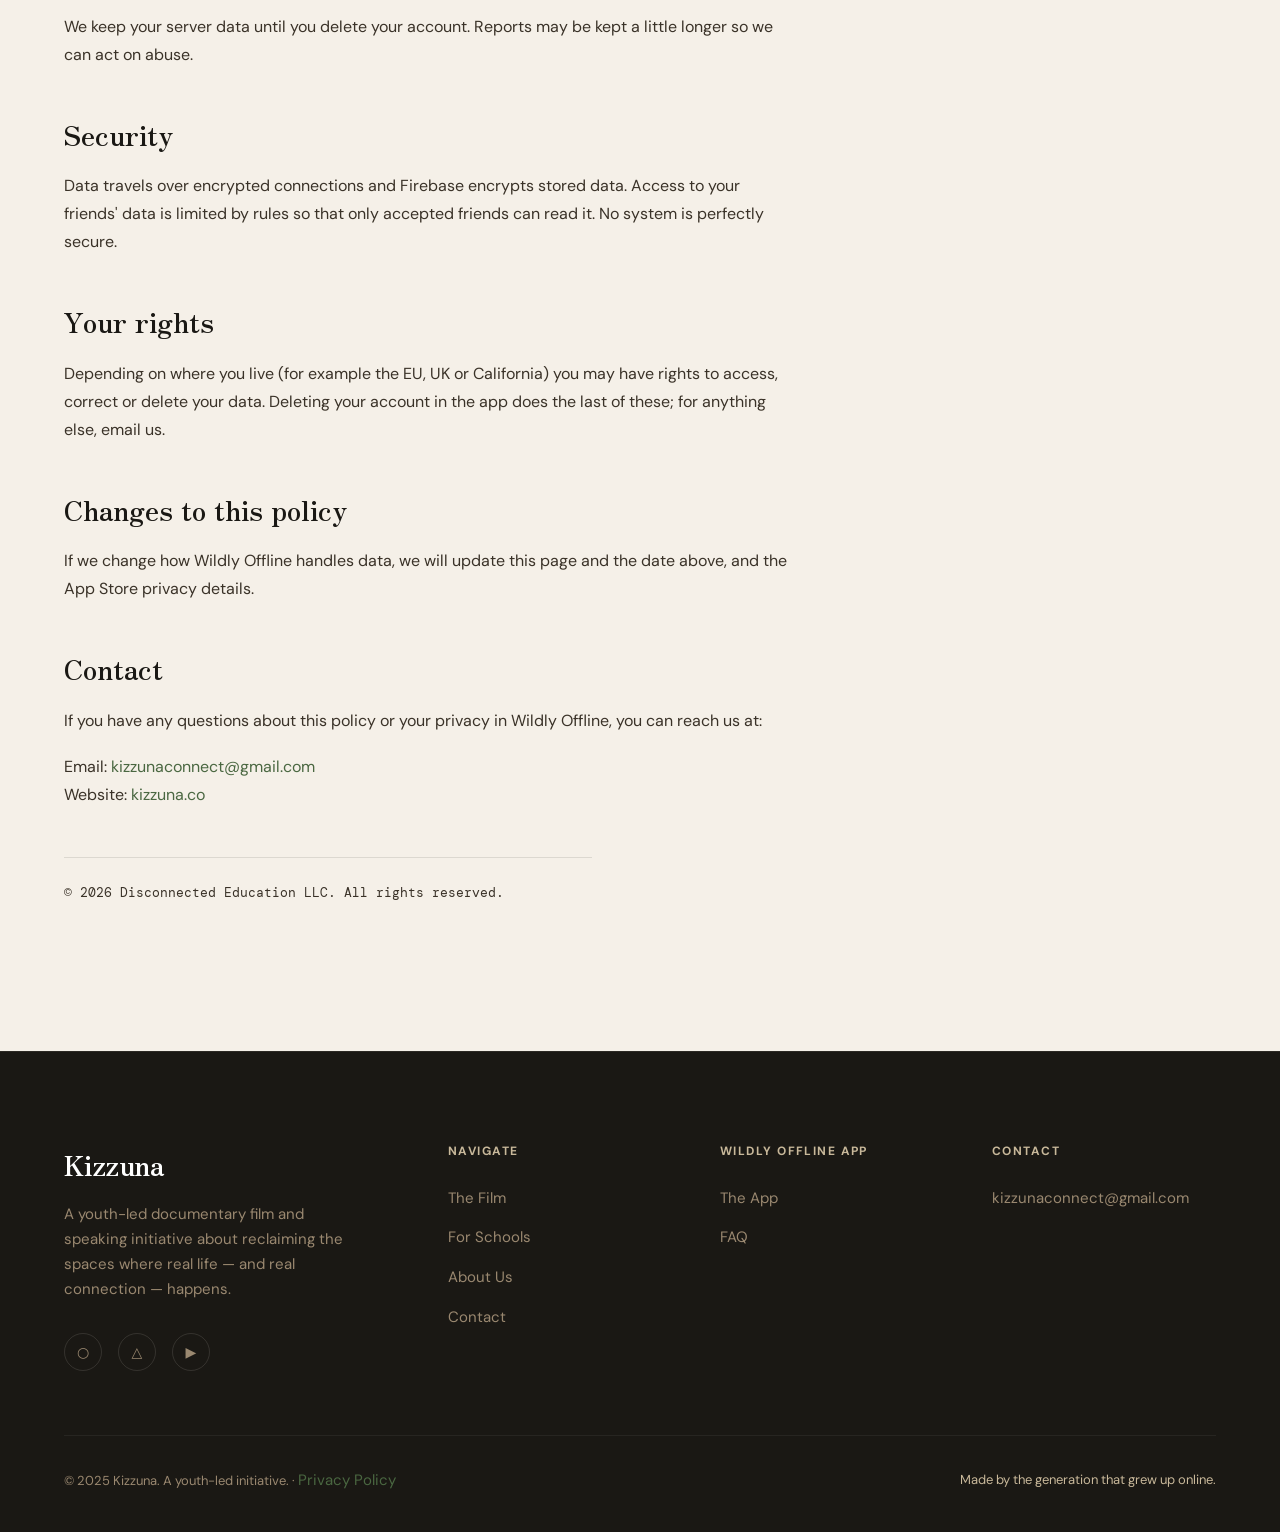
<file: privacy.html>
<!DOCTYPE html>
<html lang="en">
<head>
  <meta charset="UTF-8" />
  <meta name="viewport" content="width=device-width, initial-scale=1.0" />
  <title>Wildly Offline — Privacy Policy</title>
  <meta name="description" content="Wildly Offline's privacy policy. Your Screen Time data stays on your iPhone — no ad tracking, no selling your data, no profiles. Your time is yours." />
  <link rel="preconnect" href="https://fonts.googleapis.com" />
  <link rel="preconnect" href="https://fonts.gstatic.com" crossorigin />
  <link href="https://fonts.googleapis.com/css2?family=Zen+Old+Mincho:wght@400;600;700&family=DM+Sans:ital,opsz,wght@0,9..144,300;0,9..144,400;0,9..144,500;1,9..144,300&family=DM+Mono:wght@400;500&display=swap" rel="stylesheet" />
  <link rel="stylesheet" href="styles.css" />

  <!-- ==========================================================
       Page-scoped styles for the privacy policy prose.
       Everything else inherits the site design system (styles.css).
       ========================================================== -->
  <style>
    /* readable single-column legal prose */
    .legal { max-width: 760px; }
    .legal h2 {
      font-family: var(--font-display);
      font-size: clamp(1.35rem, 2.4vw, 1.7rem);
      color: var(--text-dark);
      margin: 2.75rem 0 1rem;
    }
    .legal h2:first-of-type { margin-top: 0; }
    .legal p {
      color: var(--text-dark-sec);
      line-height: 1.75;
      max-width: 66ch;
      margin-bottom: 1.15rem;
    }
    .legal a { color: var(--amber); }
    .legal ul { padding-left: 1.25rem; margin: 0 0 1.25rem; line-height: 1.7; }
    .legal li { margin-bottom: 0.6rem; }
    .legal .legal__updated {
      font-family: var(--font-mono);
      font-size: .78rem;
      letter-spacing: .08em;
      text-transform: uppercase;
      color: var(--text-dark-sec);
      margin-bottom: 2.5rem;
    }
    .legal .legal__foot {
      margin-top: 3rem;
      padding-top: 1.5rem;
      border-top: 1px solid rgba(0,0,0,0.1);
      font-family: var(--font-mono);
      font-size: .8rem;
      color: var(--text-dark-sec);
    }
  </style>
</head>
<body>

<!-- MOBILE NAV OVERLAY -->
<nav class="mobile-nav" aria-label="Mobile navigation">
  <button class="mobile-nav__close label text-muted" style="position:absolute;top:2rem;right:2rem;font-size:1.5rem;">✕</button>
  <a href="index.html"    class="mobile-nav__link">Home</a>
  <a href="film.html"     class="mobile-nav__link">The Film</a>
  <a href="speaking.html" class="mobile-nav__link">For Schools</a>
  <a href="about.html"    class="mobile-nav__link">About</a>
  <a href="story.html"    class="mobile-nav__link">The Story</a>
  <a href="support.html"  class="mobile-nav__link">The App</a>
  <a href="book.html"     class="mobile-nav__link" style="color:var(--amber)">Contact</a>
</nav>

<!-- NAVIGATION -->
<header class="nav" role="banner">
  <a href="index.html" class="nav__logo" style="display:flex;align-items:center;gap:0.6rem;"><img src="images/kizzunalogo.png" alt="" style="height:36px;width:36px;border-radius:50%;object-fit:cover;flex-shrink:0;"><span>Wildly Offline</span></a>
  <nav aria-label="Main navigation">
    <ul class="nav__links">
      <li><a href="index.html"    class="nav__link">Home</a></li>
      <li><a href="film.html"     class="nav__link">The Film</a></li>
      <li><a href="speaking.html" class="nav__link">For Schools</a></li>
      <li><a href="about.html"    class="nav__link">About</a></li>
      <li><a href="story.html"    class="nav__link">The Story</a></li>
      <li><a href="support.html"  class="nav__link">The App</a></li>
      <li><a href="book.html"     class="nav__link">Contact</a></li>
    </ul>
  </nav>
  <button class="nav__mobile-toggle" aria-label="Open menu">
    <span></span><span></span><span></span>
  </button>
</header>


<!-- ============================================================
     PAGE HERO  (dark void, matches interior-page pattern)
     ============================================================ -->
<section style="padding-top:calc(80px + clamp(5rem,10vw,10rem));padding-bottom:clamp(4rem,7vw,7rem);background:var(--bg-void);color:var(--text-primary);position:relative;overflow:hidden;">
  <div style="position:absolute;top:0;right:0;width:60%;height:100%;background:radial-gradient(ellipse 80% 60% at 80% 25%, rgba(92,127,82,0.16), transparent 70%);pointer-events:none;"></div>

  <div class="container">
    <div style="max-width:880px;">
      <div class="hero__eyebrow" style="opacity:0;animation:fadeUp 0.9s var(--ease-out-expo) 0.2s forwards;">
        <div class="hero__eyebrow-line"></div>
        <span class="label text-amber">Legal · Privacy</span>
      </div>
      <h1 class="display-xl" style="margin-bottom:1.25rem;opacity:0;animation:fadeUp 1s var(--ease-out-expo) 0.4s forwards;">
        Your time is<br>
        <em>yours.</em>
      </h1>
      <p class="subhead text-muted" style="max-width:660px;opacity:0;animation:fadeUp 1s var(--ease-out-expo) 0.6s forwards;">
        Your detailed screen time stays on your iPhone. We don't run ads or tracking, we don't
        sell your data, and you can delete your account and everything with it inside the app.
      </p>
    </div>
  </div>
</section>


<!-- ============================================================
     PRIVACY POLICY
     ============================================================ -->
<section class="section" id="privacy">
  <div class="container">
    <div class="legal">
      <p class="legal__updated">Last updated: 28 October 2026</p>

      <h2>The short version</h2>
      <p>
        Wildly Offline helps you spend less time on your phone. Your detailed screen time stays on your
        iPhone. To run accounts and friends, we store a small profile and the progress you choose to
        share with friends. We don't run ads or tracking, and we don't sell your data.
      </p>

      <h2>Who we are</h2>
      <p>
        Wildly Offline is published by Disconnected Education LLC ("Wildly Offline", "we"). Contact:
        <a href="mailto:kizzunaconnect@gmail.com?subject=Wildly%20Offline%20Privacy">kizzunaconnect@gmail.com</a>.
      </p>

      <h2>Who can use Wildly Offline</h2>
      <p>
        Wildly Offline is for people aged 13 and over. When you create an account you confirm you are 13 or
        older. If you are under 13, please don't use the app. If we learn that someone under 13 has
        an account, we delete it.
      </p>

      <h2>What stays on your iPhone</h2>
      <p>
        <strong>Screen Time details.</strong> Wildly Offline uses Apple's Screen Time tools
        (FamilyControls, ManagedSettings and DeviceActivity). Your usage per app, pickups,
        notifications and the list of apps you choose to lock stay on your device. Apple's
        frameworks don't let us read them, and we never send them to a server.
      </p>
      <p>
        <strong>Your settings and progress</strong> (sleep window, allowed apps, coins, gear and
        session history) are stored on your device.
      </p>
      <p>
        <strong>The Bluetooth portal.</strong> If you pair a Wildly Offline portal, the app talks to it over
        Bluetooth on your phone. Nothing from that connection is sent to us.
      </p>

      <h2>What we store on our servers when you make an account</h2>
      <p>
        We use Google Firebase (Authentication and Cloud Firestore) to run accounts and friends.
        When you create an account, we store:
      </p>
      <ul>
        <li><strong>Account details:</strong> a unique account ID, and your name or email as given by
          Sign in with Apple or Google. We only ask Apple for your name, not your email.</li>
        <li><strong>Your profile:</strong> display name, username, your figure and its gear, your time
          zone, and an optional profile photo (a small JPEG).</li>
        <li><strong>What your friends see:</strong> your phone-free minutes per day, whether a session
          is running, your last session, streak, trophies and league.</li>
        <li><strong>Optional screen time total:</strong> only if you turn on "Share screen time" in
          Account. It is a daily total, never per app. It is off by default and you can turn it off
          at any time.</li>
        <li><strong>Messages and cheers:</strong> preset reactions and emoji-only messages you send to
          friends.</li>
        <li><strong>Friend connections</strong> and any blocks.</li>
        <li><strong>Reports:</strong> if you report a photo, we keep who reported, who was reported
          and when, so we can review it.</li>
      </ul>
      <p>
        We use this only to run Wildly Offline: show you and your accepted friends each other's progress,
        let you find friends by username, and keep your account working. Only people you have
        accepted as friends can see your stats and photo.
      </p>

      <h2>What we don't do</h2>
      <p>
        No advertising. No tracking across other apps or websites. No analytics or crash-reporting
        tools. No selling or renting your data. No data brokers.
      </p>

      <h2>Who processes your data</h2>
      <p>
        Google (Firebase) stores and processes account and friends data for us under its terms.
        Apple and Google also process your sign-in. We don't share your data with anyone else,
        except if the law requires it.
      </p>

      <h2>Your choices and deleting your data</h2>
      <ul>
        <li><strong>Delete your account any time in the app:</strong> Friends tab, then Account, then
          Delete account. You sign in once more to confirm. This removes your profile, photo, stats,
          friend connections, messages, username and account from our servers, and ends Wildly Offline's
          access to your Apple sign-in. It also erases progress stored on your phone.</li>
        <li><strong>Block or report:</strong> open a friend's page to block them or report their
          photo.</li>
        <li><strong>Turn off sharing:</strong> Account, then Share screen time, or pause sharing your
          stats.</li>
        <li><strong>Screen Time access</strong> can be turned off in iOS Settings, then Screen Time.</li>
        <li>If you can't open the app, email
          <a href="mailto:kizzunaconnect@gmail.com?subject=Wildly%20Offline%20account%20deletion">kizzunaconnect@gmail.com</a>
          from the address on your account and we will delete your data.</li>
      </ul>

      <h2>Keeping data</h2>
      <p>
        We keep your server data until you delete your account. Reports may be kept a little longer
        so we can act on abuse.
      </p>

      <h2>Security</h2>
      <p>
        Data travels over encrypted connections and Firebase encrypts stored data. Access to your
        friends' data is limited by rules so that only accepted friends can read it. No system is
        perfectly secure.
      </p>

      <h2>Your rights</h2>
      <p>
        Depending on where you live (for example the EU, UK or California) you may have rights to
        access, correct or delete your data. Deleting your account in the app does the last of these;
        for anything else, email us.
      </p>

      <h2>Changes to this policy</h2>
      <p>
        If we change how Wildly Offline handles data, we will update this page and the date above, and the
        App Store privacy details.
      </p>

      <h2>Contact</h2>
      <p>
        If you have any questions about this policy or your privacy in Wildly Offline, you can reach us at:
      </p>
      <p>
        Email: <a href="mailto:kizzunaconnect@gmail.com?subject=Wildly%20Offline%20Privacy">kizzunaconnect@gmail.com</a><br>
        Website: <a href="index.html">kizzuna.co</a>
      </p>

      <p class="legal__foot">&copy; 2026 Disconnected Education LLC. All rights reserved.</p>
    </div>
  </div>
</section>


<!-- FOOTER -->
<footer class="footer">
  <div class="container">
    <div class="footer__top">
      <div>
        <div class="footer__brand-name">Kizzuna</div>
        <p class="footer__tagline">A youth-led documentary film and speaking initiative about reclaiming the spaces where real life — and real connection — happens.</p>
        <div class="footer__social">
          <a href="#" class="footer__social-link" aria-label="Instagram">&#9675;</a>
          <a href="#" class="footer__social-link" aria-label="TikTok">&#9651;</a>
          <a href="#" class="footer__social-link" aria-label="YouTube">&#9654;</a>
        </div>
      </div>
      <div>
        <p class="footer__col-title">Navigate</p>
        <ul class="footer__links">
          <li><a href="film.html"     class="footer__link">The Film</a></li>
          <li><a href="speaking.html" class="footer__link">For Schools</a></li>
          <li><a href="about.html"    class="footer__link">About Us</a></li>
          <li><a href="book.html"     class="footer__link">Contact</a></li>
        </ul>
      </div>
      <div>
        <p class="footer__col-title">Wildly Offline App</p>
        <ul class="footer__links">
          <li><a href="support.html" class="footer__link">The App</a></li>
          <li><a href="support.html#faq" class="footer__link">FAQ</a></li>
        </ul>
      </div>
      <div>
        <p class="footer__col-title">Contact</p>
        <ul class="footer__links">
          <li><a href="mailto:kizzunaconnect@gmail.com?subject=Wildly%20Offline%20App%20Support" class="footer__link">kizzunaconnect@gmail.com</a></li>
        </ul>
      </div>
    </div>
    <div class="footer__bottom">
      <p>&copy; 2025 Kizzuna. A youth-led initiative. &middot; <a href="privacy.html" class="footer__link">Privacy Policy</a></p>
      <p class="text-muted">Made by the generation that grew up online.</p>
    </div>
  </div>
</footer>

<script src="script.js"></script>
</body>
</html>
</file>
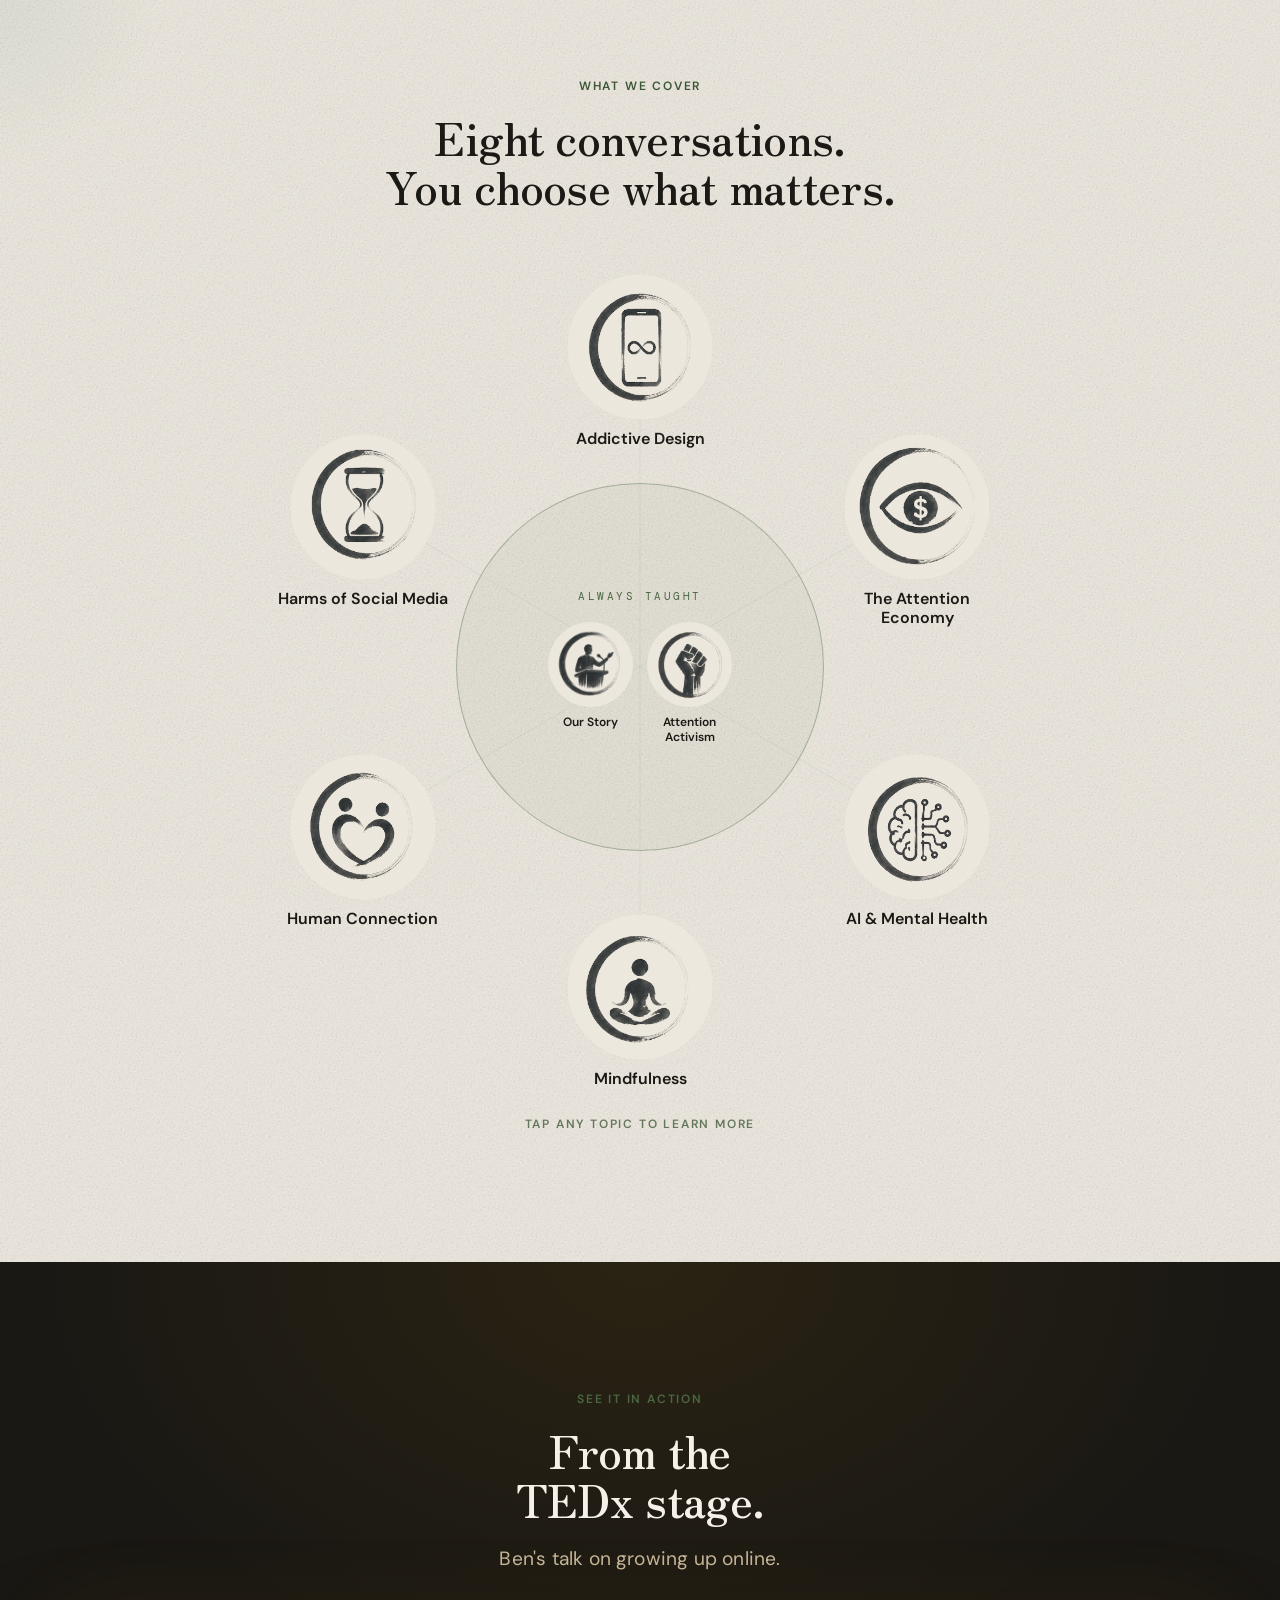
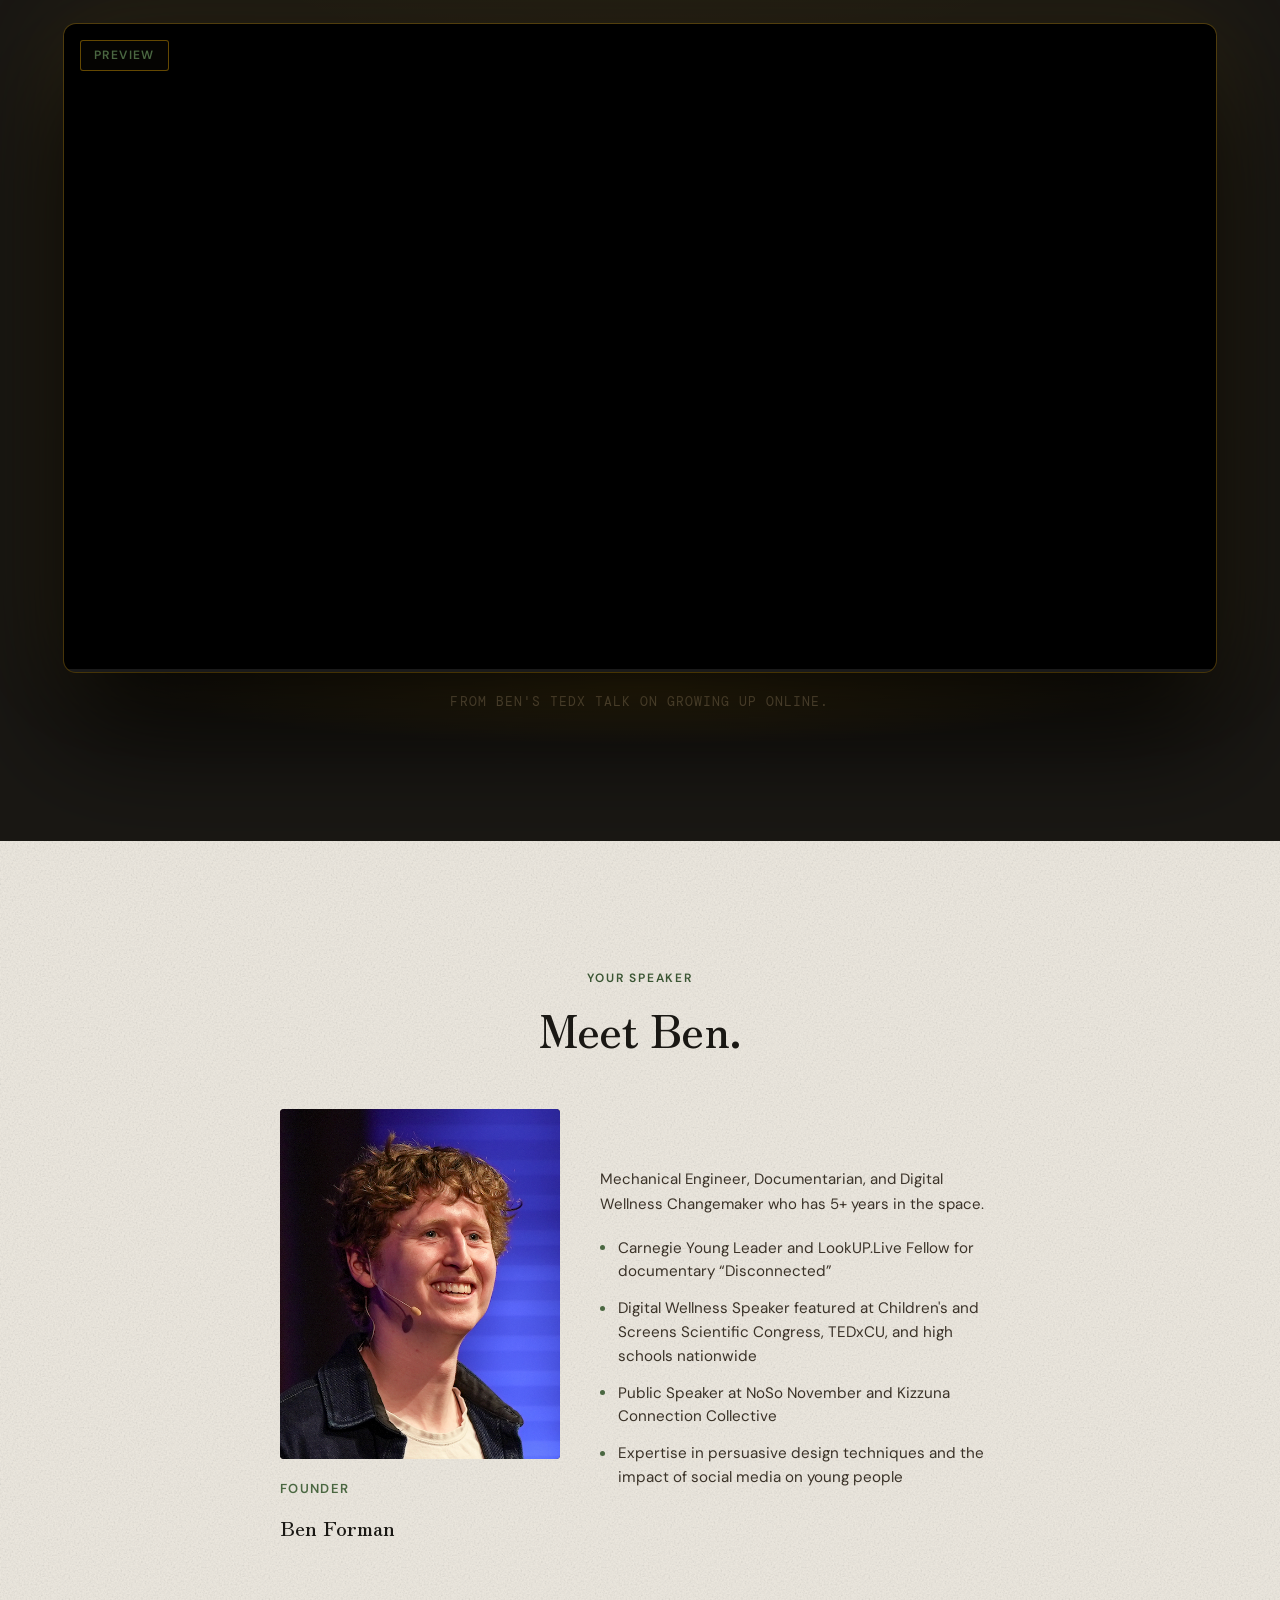
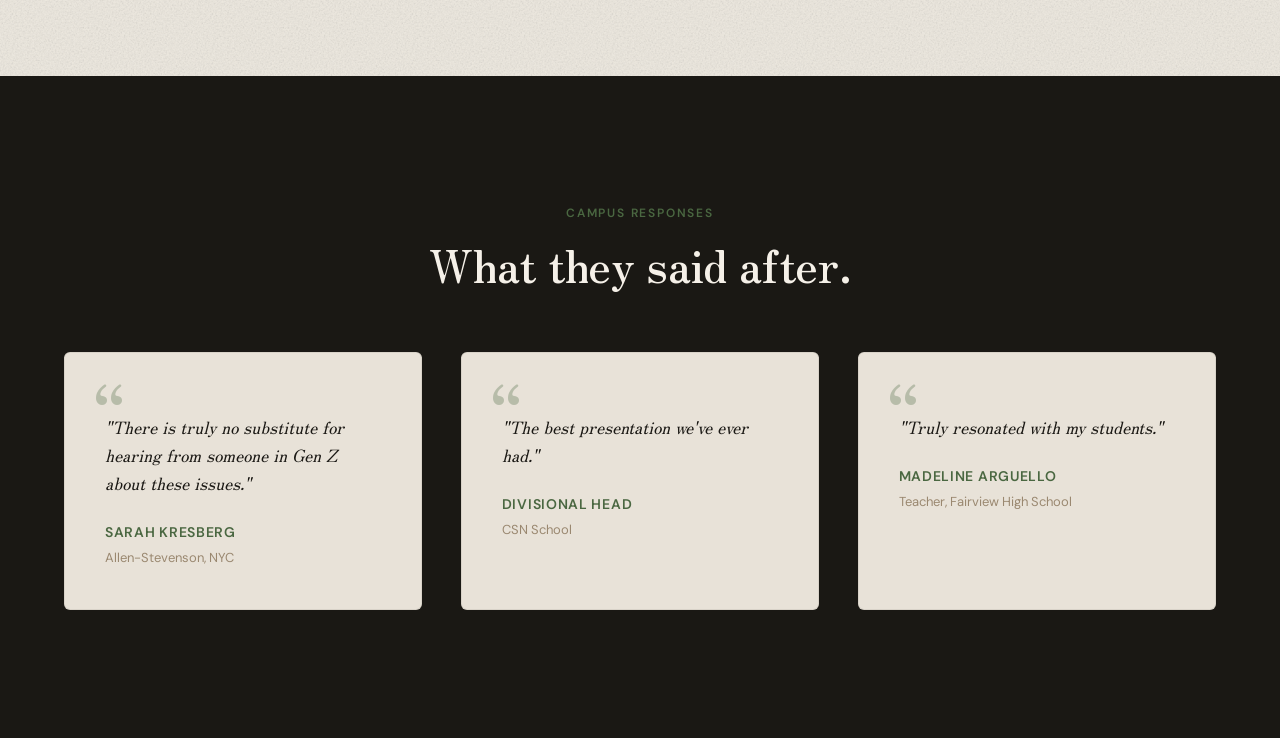
<file: showcase.html>
<!DOCTYPE html>
<html lang="en">
<head>
  <meta charset="UTF-8" />
  <meta name="viewport" content="width=device-width, initial-scale=1.0" />
  <title>Kizzuna — Showcase</title>
  <meta name="robots" content="noindex, nofollow" />
  <link rel="preconnect" href="https://fonts.googleapis.com" />
  <link rel="preconnect" href="https://fonts.gstatic.com" crossorigin />
  <link href="https://fonts.googleapis.com/css2?family=Zen+Old+Mincho:wght@400;600;700&family=DM+Sans:ital,opsz,wght@0,9..144,300;0,9..144,400;0,9..144,500;1,9..144,300&family=DM+Mono:wght@400;500&display=swap" rel="stylesheet" />
  <!-- Uses its own copy of styles.css so this page can be deployed on its
       own without also shipping the (separately in-progress) speaking.html
       changes that share the site-wide styles.css/script.js. -->
  <link rel="stylesheet" href="showcase-styles.css" />
  <style>
    /* Bio section uses its own two-column layout (photo + text) rather
       than reusing .grid-3, since an inline column override would beat
       styles.css's mobile media queries and break on small screens. */
    .bio-layout { display: grid; grid-template-columns: 280px 1fr; gap: 2.5rem; }
    @media (max-width: 768px) {
      .bio-layout { grid-template-columns: 1fr; }
    }
    /* .team-card__bio is styled tan (--text-secondary) for its usual home on
       dark backgrounds (about.html's bg-void team section) — on this page's
       light bg-warm section that reads as nearly invisible, so override it
       to the same dark ink other light sections use. */
    .section--light .team-card__bio { color: var(--text-dark-sec); }
  </style>
</head>
<body class="page-transition">

<!-- SITE LOADER -->
<div class="site-loader" aria-hidden="true">
  <div class="site-loader__logo"><span>Kizzuna</span></div>
</div>

<!-- ============================================================
     SECTION: THE CURRICULUM — TOPIC WHEEL
     Copied verbatim from speaking.html so the popup/step JS in
     script.js (which selects by class, not by page) works as-is.
     `section--light` added alongside `bg-warm` — without it, body
     text defaults to the near-white/tan colors meant for the
     site's dark sections, which is illegible on this light bg
     (see index.html:360 for the same pairing used elsewhere).
     ============================================================ -->
<section class="section bg-warm section--light" id="topics" style="position:relative;overflow:hidden;padding-top:clamp(3rem,6vw,6rem);">

  <div class="container">
    <div class="text-center reveal" style="margin-bottom:3.5rem;">
      <p class="label text-amber" style="margin-bottom:1rem;">What We Cover</p>
      <h2 class="display-md">Eight conversations.<br>You choose what matters.</h2>
    </div>

    <div class="topic-explorer reveal">

      <div class="topic-wheel" role="group" aria-label="Speaking topics — two core topics in the center and six you can choose from around them">

        <!-- Decorative spokes from the hub out to each ring node (desktop) -->
        <svg class="topic-wheel__spokes" viewBox="0 0 100 100" preserveAspectRatio="none" aria-hidden="true" focusable="false">
          <line x1="50" y1="50" x2="50"    y2="10"/>
          <line x1="50" y1="50" x2="84.64" y2="30"/>
          <line x1="50" y1="50" x2="84.64" y2="70"/>
          <line x1="50" y1="50" x2="50"    y2="90"/>
          <line x1="50" y1="50" x2="15.36" y2="70"/>
          <line x1="50" y1="50" x2="15.36" y2="30"/>
        </svg>

        <button type="button" class="topic-node topic-node--pick" style="--x:50%;--y:10%;" aria-label="Addictive Design — learn more"
          data-title="Addictive Design"
          data-question="Why are these apps so addictive?"
          data-bullets='[{"text":"The specific design choices behind Snapchat, Instagram, and TikTok","sub":["Pull-to-refresh","The infinite scroll","Variable reinforcement","Streaks"]},"How many of these features were modeled after casino games"]'>
          <span class="topic-node__disc"><img class="topic-node__logo" src="images/Curricula%20Cropped%20Images/Addictive%20Design.svg" alt="" loading="lazy" /></span>
          <span class="topic-node__title">Addictive Design</span>
        </button>
        <button type="button" class="topic-node topic-node--pick" style="--x:84.64%;--y:30%;" aria-label="The Attention Economy — learn more"
          data-title="The Attention Economy"
          data-question="How is Meta worth almost a trillion dollars when Facebook, Instagram, and WhatsApp are free?"
          data-bullets='["The business model behind social media","What these platforms are actually incentivized to do","How we, the users, become the product"]'>
          <span class="topic-node__disc"><img class="topic-node__logo" src="images/Curricula%20Cropped%20Images/Attention%20Economy.svg" alt="" loading="lazy" /></span>
          <span class="topic-node__title">The Attention Economy</span>
        </button>
        <button type="button" class="topic-node topic-node--pick" style="--x:84.64%;--y:70%;" aria-label="AI and Mental Health — learn more"
          data-title="AI &amp; Mental Health"
          data-question="What risk does AI pose to mental health?"
          data-bullets='["The risks of a technology that&#39;s agreeable by design","Why loneliness isn&#39;t something we should replace","How we can utilize AI as a revolutionary support system instead of a crutch"]'>
          <span class="topic-node__disc"><img class="topic-node__logo" src="images/Curricula%20Cropped%20Images/AI%20and%20mental%20health.svg" alt="" loading="lazy" /></span>
          <span class="topic-node__title">AI &amp; Mental Health</span>
        </button>
        <button type="button" class="topic-node topic-node--pick" style="--x:50%;--y:90%;" aria-label="Mindfulness — learn more"
          data-title="Mindfulness"
          data-question="How do we protect against a world full of stimulation?"
          data-bullets='["A science-backed anxiety tool used by elite athletes, Fortune 500 CEOs, and everyday people alike","Meditation as the antidote to constant digital stimulation","Learning to sit in silence instead of relying on a screen to stay entertained"]'>
          <span class="topic-node__disc"><img class="topic-node__logo" src="images/Curricula%20Cropped%20Images/Meditaiton.svg" alt="" loading="lazy" /></span>
          <span class="topic-node__title">Mindfulness</span>
        </button>
        <button type="button" class="topic-node topic-node--pick" style="--x:15.36%;--y:70%;" aria-label="Human Connection — learn more"
          data-title="Human Connection"
          data-question="Why do we care so much about connecting in the first place?"
          data-bullets='["A quick run-through of human evolution and connection","Why building tribes has always been our species&#39; superpower","How social media companies manipulate that same primal need"]'>
          <span class="topic-node__disc"><img class="topic-node__logo" src="images/Curricula%20Cropped%20Images/Connection.svg" alt="" loading="lazy" /></span>
          <span class="topic-node__title">Human Connection</span>
        </button>
        <button type="button" class="topic-node topic-node--pick" style="--x:15.36%;--y:30%;" aria-label="Harms of Social Media — learn more"
          data-title="Harms of Social Media"
          data-question="How does social media impact us and our society?"
          data-bullets='["Comparison culture","External validation","Shortened attention spans","The loneliness crisis","Political polarization","Loss of civic engagement"]'>
          <span class="topic-node__disc"><img class="topic-node__logo" src="images/Curricula%20Cropped%20Images/Time%20Online.svg" alt="" loading="lazy" /></span>
          <span class="topic-node__title">Harms of Social Media</span>
        </button>

        <!-- Center hub: the three core topics we always teach -->
        <div class="topic-hub">
          <span class="topic-hub__label">Always taught</span>
          <div class="topic-hub__core" role="group" aria-label="The three core topics taught at every event">
            <button type="button" class="topic-node topic-node--core" aria-label="Our Story — learn more"
              data-title="Our Story"
              data-question="What was it like growing up online?"
              data-bullets='[{"text":"A personal story of getting a phone at 11","sub":["Gaining access to Instagram, Vine, and Snapchat","Ben&#39;s early reels","The impact of Snapmaps, and the loneliness that followed"]},"The journey back offline"]'>
              <span class="topic-node__disc"><img class="topic-node__logo" src="images/Curricula%20Cropped%20Images/Personal%20Story.svg" alt="" loading="lazy" /></span>
              <span class="topic-node__title">Our Story</span>
            </button>
            <button type="button" class="topic-node topic-node--core" aria-label="Attention Activism — learn more"
              data-title="Attention Activism"
              data-question="How do we regain agency in a digital world?"
              data-bullets='["A screen audit to see exactly how we spend our time online","Intention-setting around what actually brings us meaning","Goal-setting and a detox challenge to reshape our relationship with our phones"]'>
              <span class="topic-node__disc"><img class="topic-node__logo" src="images/Curricula%20Cropped%20Images/Attention%20Activism.svg" alt="" loading="lazy" /></span>
              <span class="topic-node__title">Attention Activism</span>
            </button>
          </div>
        </div>

      </div>

      <!-- Interaction hint -->
      <p class="topic-hint label">Tap any topic to learn more</p>

    </div>
  </div>

  <!-- ---- Topic popup: opens centered, step through all topics with ‹ › ---- -->
  <div class="topic-modal" role="dialog" aria-modal="true" aria-labelledby="topic-modal-title" aria-hidden="true" hidden>
    <div class="topic-modal__backdrop" data-topic-close></div>
    <div class="topic-modal__card" role="document">
      <button type="button" class="topic-modal__close" data-topic-close aria-label="Close">&times;</button>
      <p class="topic-modal__eyebrow label"></p>
      <h3 class="topic-modal__title" id="topic-modal-title"></h3>
      <p class="topic-modal__question-label">Guiding Question</p>
      <p class="topic-modal__question"></p>
      <ul class="topic-modal__bullets"></ul>
      <div class="topic-modal__nav">
        <button type="button" class="topic-modal__arrow" data-topic-dir="-1" aria-label="Previous topic">&lsaquo;</button>
        <span class="topic-modal__counter" aria-live="polite"></span>
        <button type="button" class="topic-modal__arrow" data-topic-dir="1" aria-label="Next topic">&rsaquo;</button>
      </div>
    </div>
  </div>
</section>


<!-- ============================================================
     SECTION: VIDEO PREVIEW — SEE A CLIP
     Copied verbatim from speaking.html.
     ============================================================ -->
<section class="section bg-void" id="see-it" style="background:radial-gradient(ellipse 80% 60% at 50% 0%, rgba(255,183,3,0.07) 0%, transparent 60%), var(--bg-void); overflow:hidden;">
  <div class="container--narrow text-center reveal" style="margin-bottom:3rem;">
    <p class="label text-amber" style="margin-bottom:1rem;">See It in Action</p>
    <h2 class="display-md">From the<br>TEDx stage.</h2>
    <p class="subhead text-muted" style="margin-top:1.25rem;max-width:480px;margin-inline:auto;">
      Ben's talk on growing up online.
    </p>
  </div>

  <!-- TED Talk swapped in for the campus-clip preview; getCurrentTime() from
       the YouTube API is measured from the true video start (not the
       `start` param), so stop-time = 5 (start) + 90 (preview length) = 95,
       otherwise the preview would end instantly. -->
  <div class="video-preview reveal reveal--scale" data-stop-time="95" data-video-id="tjqxNiIxrss">
    <div class="video-preview__frame">
      <span class="video-preview__badge label">Preview</span>
      <div class="video-preview__progress" aria-hidden="true">
        <div class="video-preview__progress-fill"></div>
      </div>
      <iframe
        id="speaking-player"
        class="video-preview__player"
        src="https://www.youtube-nocookie.com/embed/tjqxNiIxrss?start=5&enablejsapi=1&rel=0&modestbranding=1&color=white&iv_load_policy=3&playsinline=1"
        title="Ben Forman — TEDx Talk"
        frameborder="0"
        allow="accelerometer; autoplay; clipboard-write; encrypted-media; gyroscope; picture-in-picture"
        allowfullscreen></iframe>
      <div class="video-preview__overlay" aria-hidden="true">
        <div class="video-preview__overlay-inner">
          <p class="label text-amber" style="margin-bottom:1.25rem;letter-spacing:0.12em;">That's just a glimpse.</p>
          <h3 class="video-preview__cta-headline">Ready to bring<br>this to your campus?</h3>
          <div class="video-preview__cta-actions">
            <a href="book.html" class="btn btn--primary">Get in Touch</a>
            <a href="#" class="btn btn--outline js-watch-full" target="_blank" rel="noopener">Watch Full Video</a>
          </div>
        </div>
      </div>
    </div>
    <p class="video-preview__caption">From Ben's TEDx talk on growing up online.</p>
  </div>
</section>


<!-- ============================================================
     SECTION: BEN'S BIO
     Reuses the team-card pattern from about.html (same classes,
     so it picks up existing styling for free). `section--light`
     paired with `bg-warm` for the same contrast reason as the
     topics section above.
     ============================================================ -->
<section class="section bg-warm section--light">
  <div class="container">
    <div class="text-center reveal" style="margin-bottom:3.5rem;">
      <p class="label text-amber" style="margin-bottom:1rem;">Your Speaker</p>
      <h2 class="display-md">Meet Ben.</h2>
    </div>

    <div class="bio-layout stagger" style="max-width:720px;margin-inline:auto;align-items:center;">
      <div class="team-card reveal">
        <div class="team-card__img">
          <div class="img-frame__placeholder" style="height:100%;min-height:320px;aspect-ratio:3/4;position:relative;overflow:hidden;">
            <img src="images/Ben_headshot.png" alt="Ben Forman" style="position:absolute;inset:0;width:100%;height:100%;object-fit:cover;">
          </div>
        </div>
        <p class="team-card__role">Founder</p>
        <h3 class="team-card__name">Ben Forman</h3>
      </div>

      <div class="reveal" style="text-align:left;">
        <p class="team-card__bio" style="margin-bottom:1.25rem;">
          Mechanical Engineer, Documentarian, and Digital Wellness Changemaker who has 5+ years in the space.
        </p>
        <ul style="list-style:none;margin:0;padding:0;display:flex;flex-direction:column;gap:0.85rem;">
          <li style="position:relative;padding-left:1.15rem;color:var(--text-dark-sec);font-size:0.95rem;line-height:1.55;">
            <span style="position:absolute;left:0;top:0.55em;width:5px;height:5px;border-radius:50%;background:var(--amber);"></span>
            Carnegie Young Leader and LookUP.Live Fellow for documentary &ldquo;Disconnected&rdquo;
          </li>
          <li style="position:relative;padding-left:1.15rem;color:var(--text-dark-sec);font-size:0.95rem;line-height:1.55;">
            <span style="position:absolute;left:0;top:0.55em;width:5px;height:5px;border-radius:50%;background:var(--amber);"></span>
            Digital Wellness Speaker featured at Children's and Screens Scientific Congress, TEDxCU, and high schools nationwide
          </li>
          <li style="position:relative;padding-left:1.15rem;color:var(--text-dark-sec);font-size:0.95rem;line-height:1.55;">
            <span style="position:absolute;left:0;top:0.55em;width:5px;height:5px;border-radius:50%;background:var(--amber);"></span>
            Public Speaker at NoSo November and Kizzuna Connection Collective
          </li>
          <li style="position:relative;padding-left:1.15rem;color:var(--text-dark-sec);font-size:0.95rem;line-height:1.55;">
            <span style="position:absolute;left:0;top:0.55em;width:5px;height:5px;border-radius:50%;background:var(--amber);"></span>
            Expertise in persuasive design techniques and the impact of social media on young people
          </li>
        </ul>
      </div>
    </div>
  </div>
</section>


<!-- ============================================================
     SECTION: TESTIMONIALS
     Copied verbatim from speaking.html.
     ============================================================ -->
<section class="section bg-void">
  <div class="container">
    <div class="text-center reveal" style="margin-bottom:4rem;">
      <p class="label text-amber" style="margin-bottom:1rem;">Campus Responses</p>
      <h2 class="display-md">What they said after.</h2>
    </div>

    <div class="grid-3 stagger">

      <div class="testimonial reveal">
        <p class="testimonial__text">
          "There is truly no substitute for hearing from someone in Gen Z about these issues."
        </p>
        <p class="testimonial__author">Sarah Kresberg</p>
        <p class="testimonial__org">Allen-Stevenson, NYC</p>
      </div>

      <div class="testimonial reveal">
        <p class="testimonial__text">
          "The best presentation we've ever had."
        </p>
        <p class="testimonial__author">Divisional Head</p>
        <p class="testimonial__org">CSN School</p>
      </div>

      <div class="testimonial reveal">
        <p class="testimonial__text">
          "Truly resonated with my students."
        </p>
        <p class="testimonial__author">Madeline Arguello</p>
        <p class="testimonial__org">Teacher, Fairview High School</p>
      </div>

    </div>
  </div>
</section>

<script src="showcase-script.js"></script>
</body>
</html>
</file>
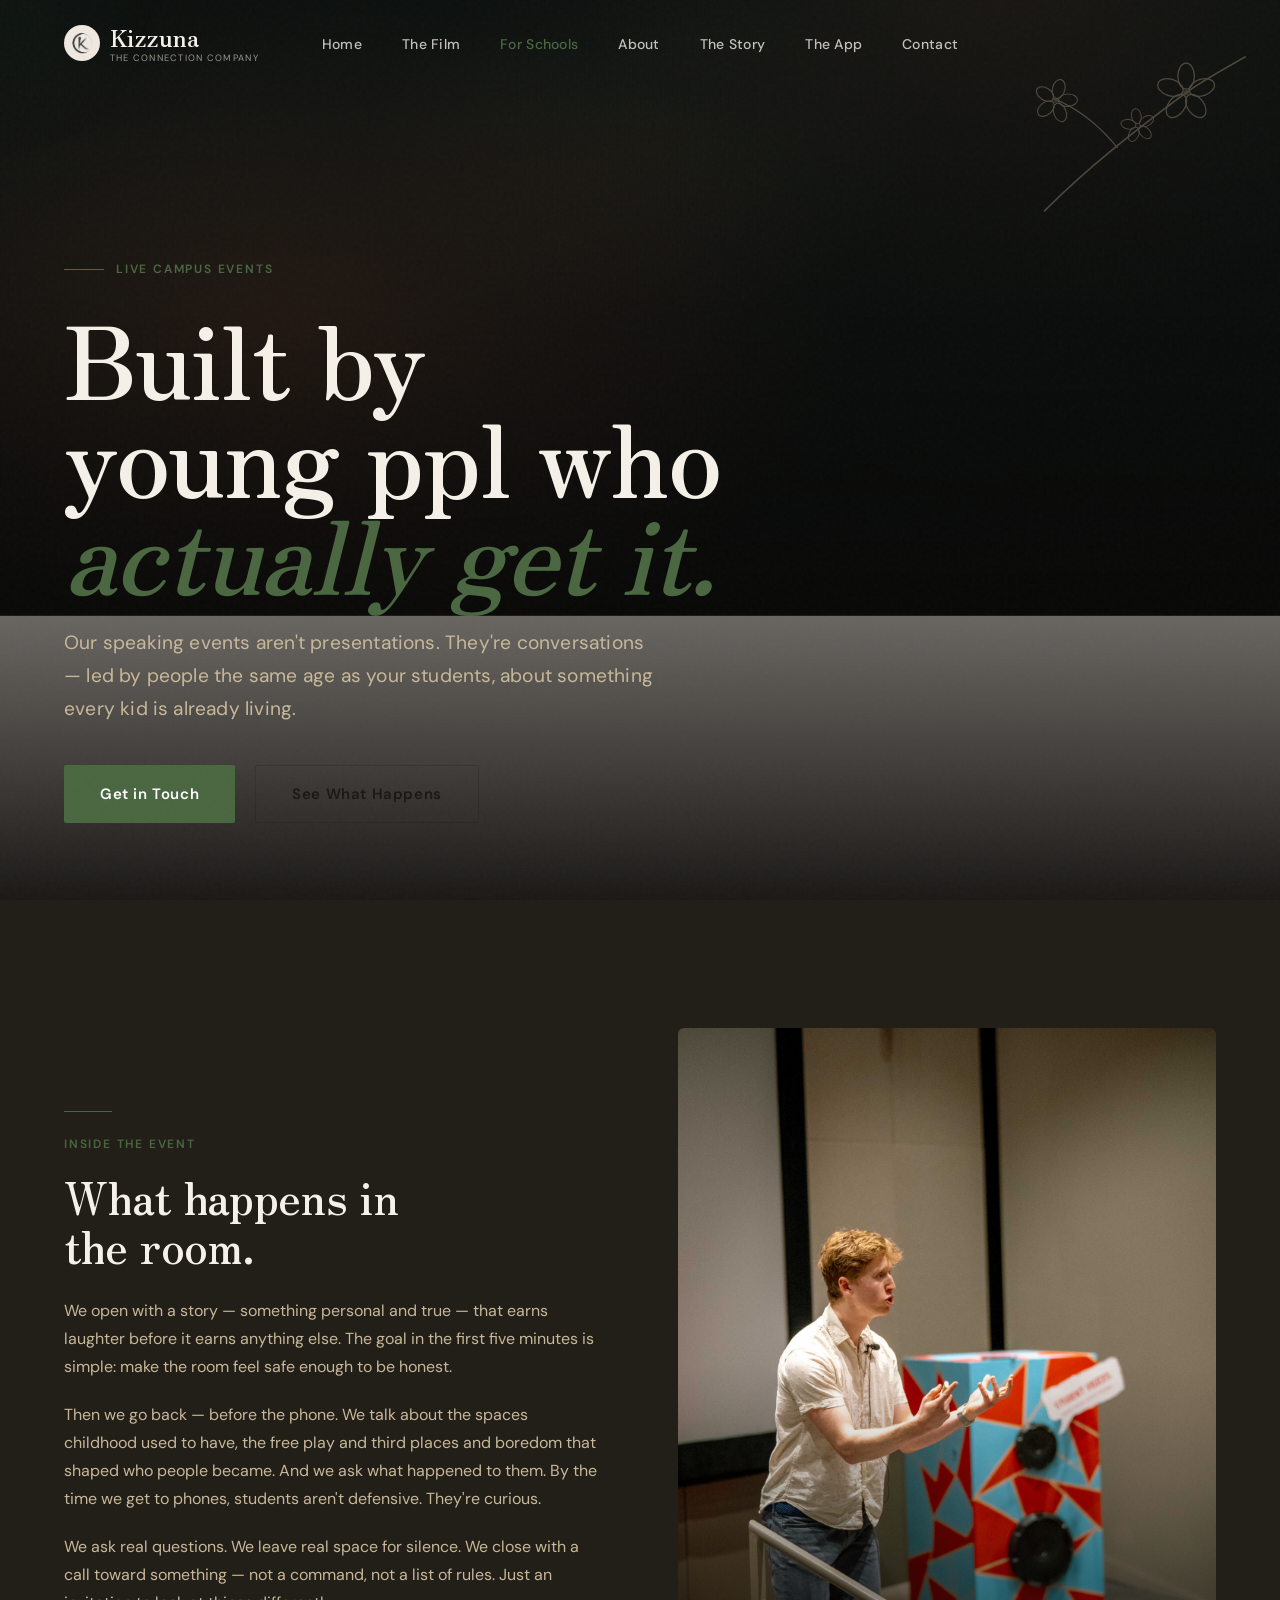
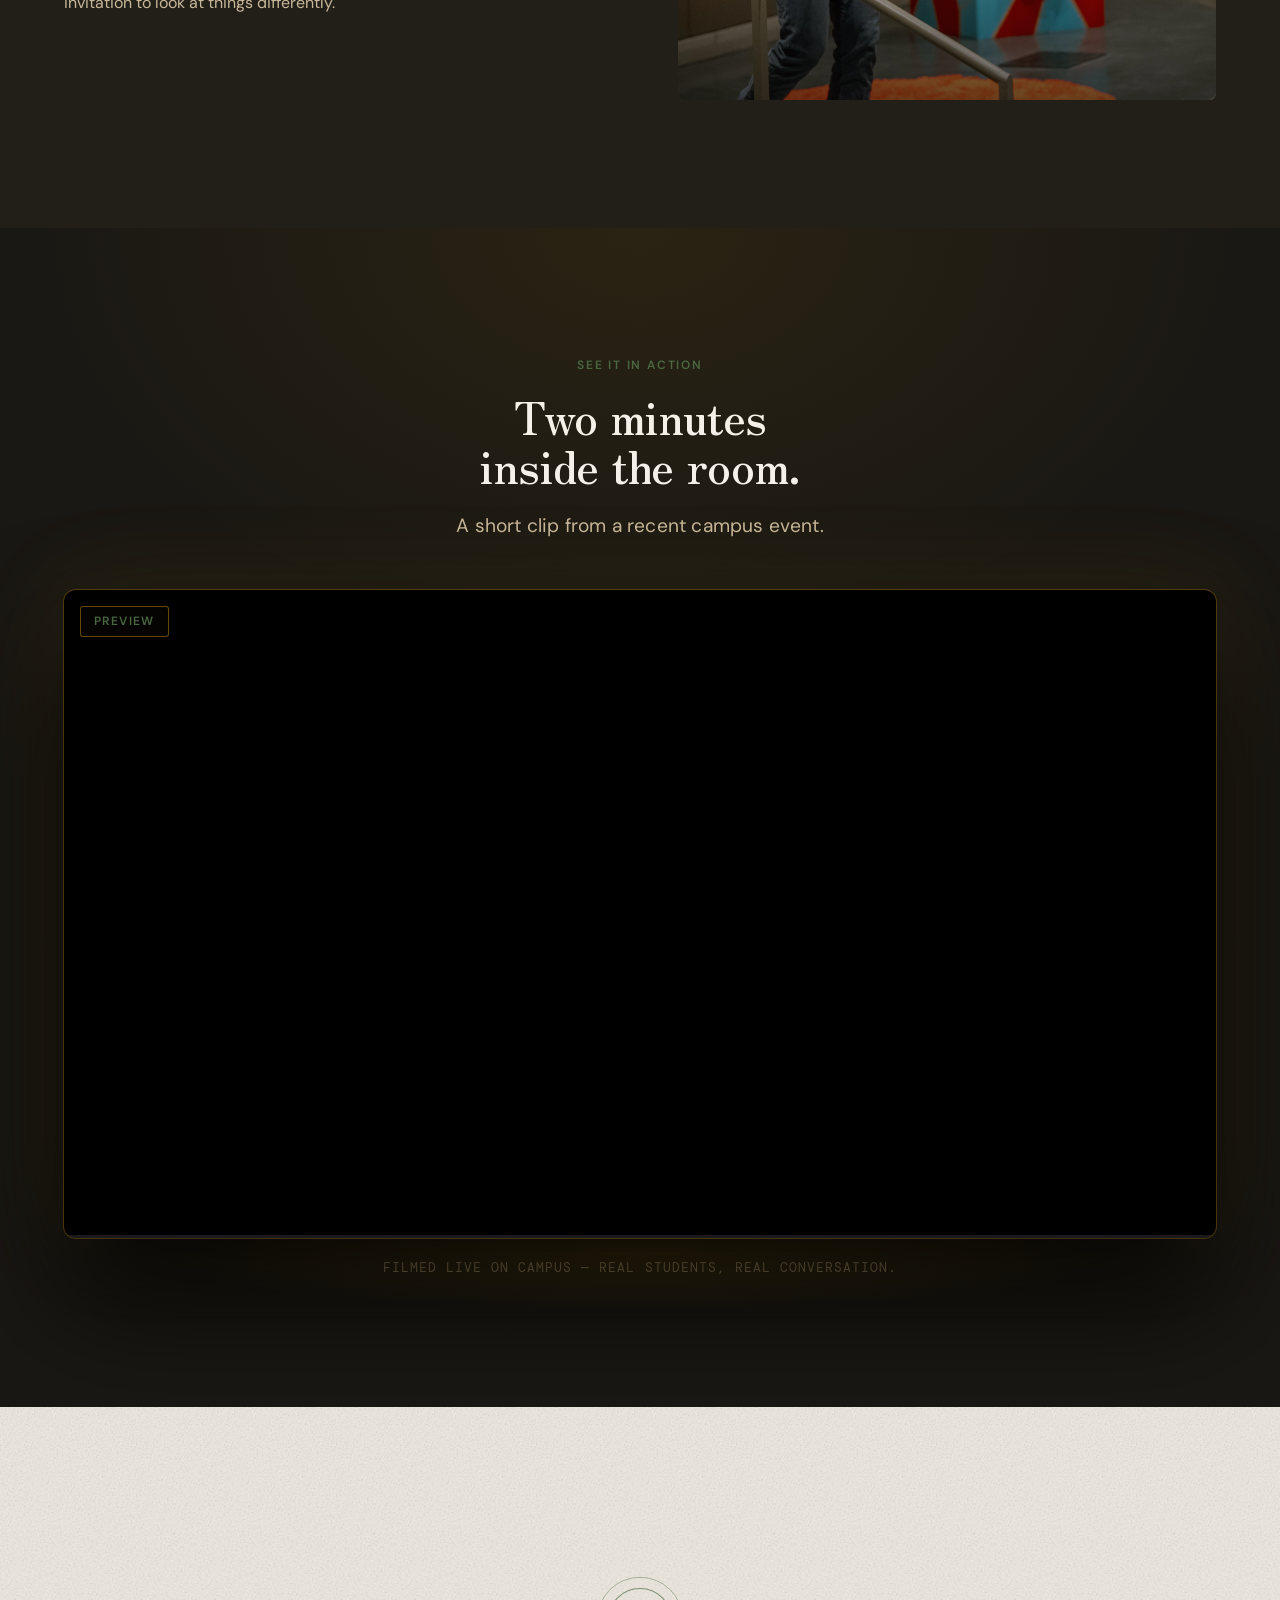
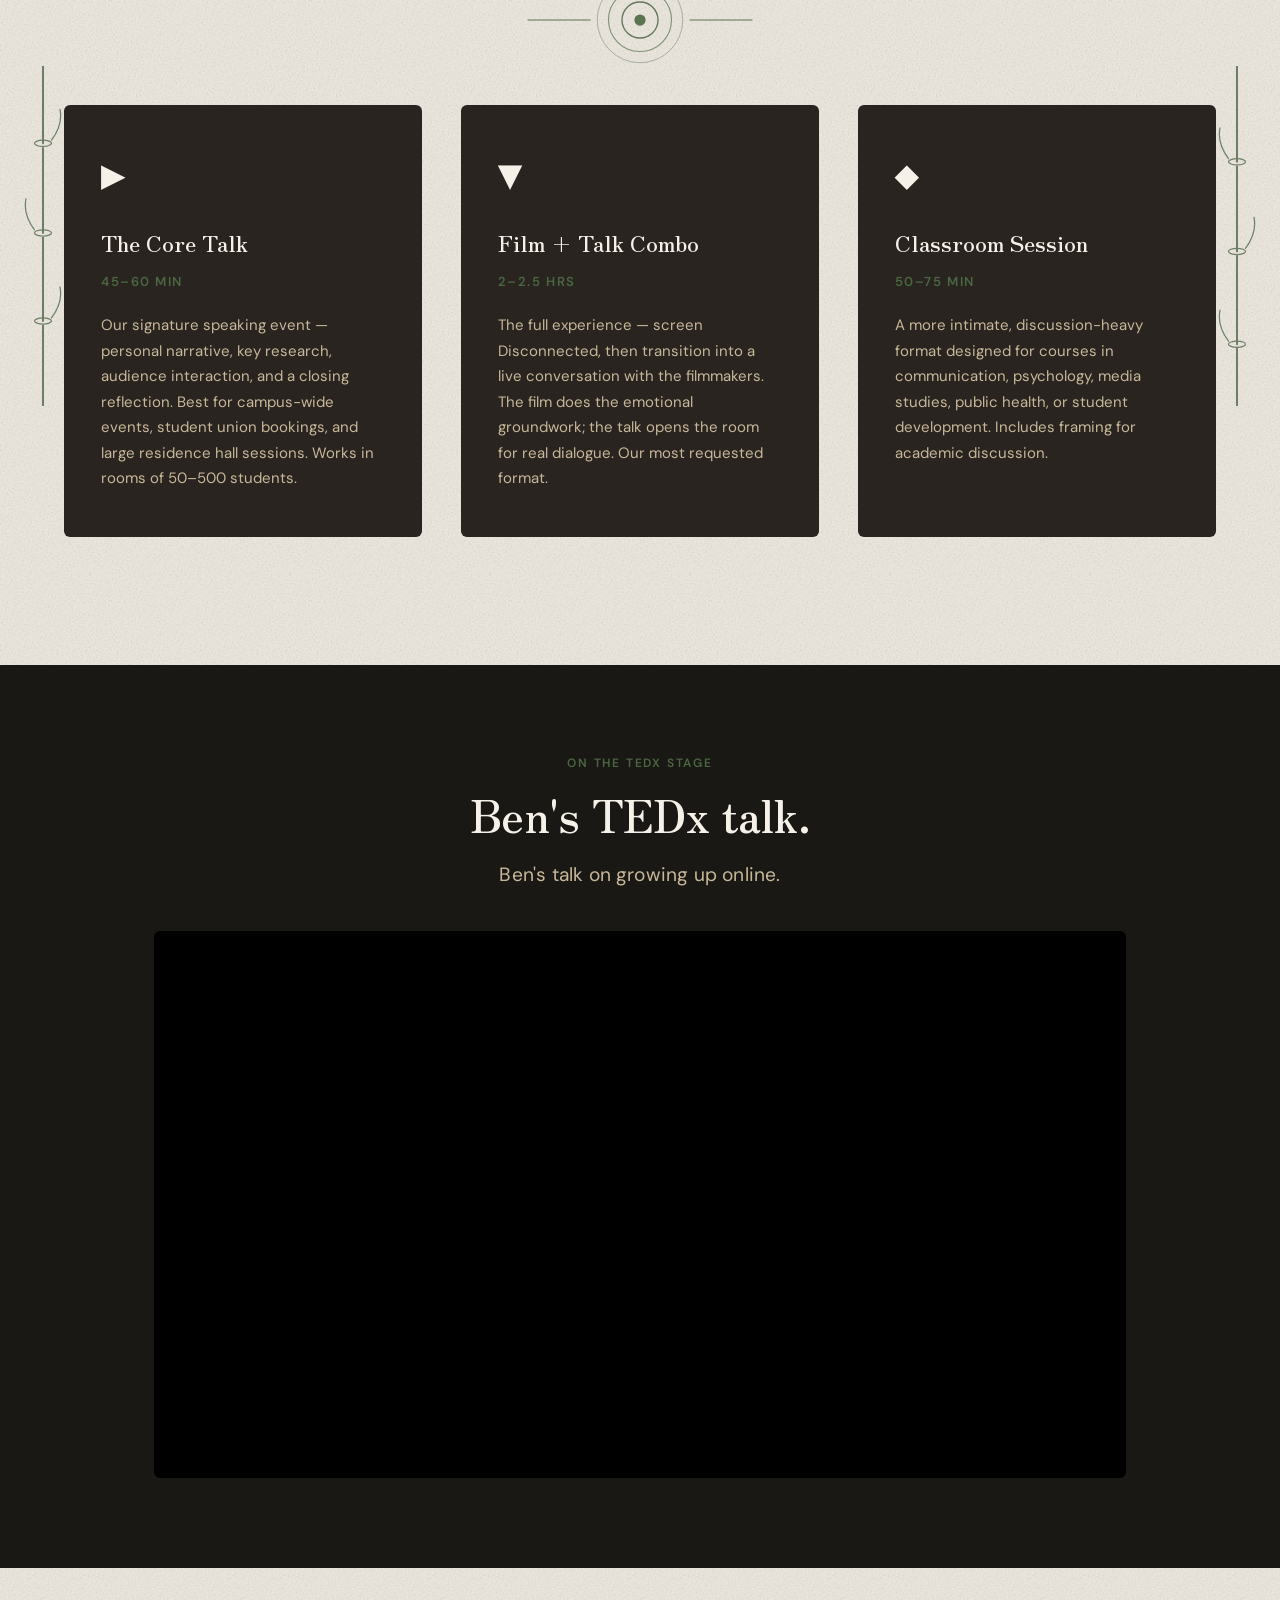
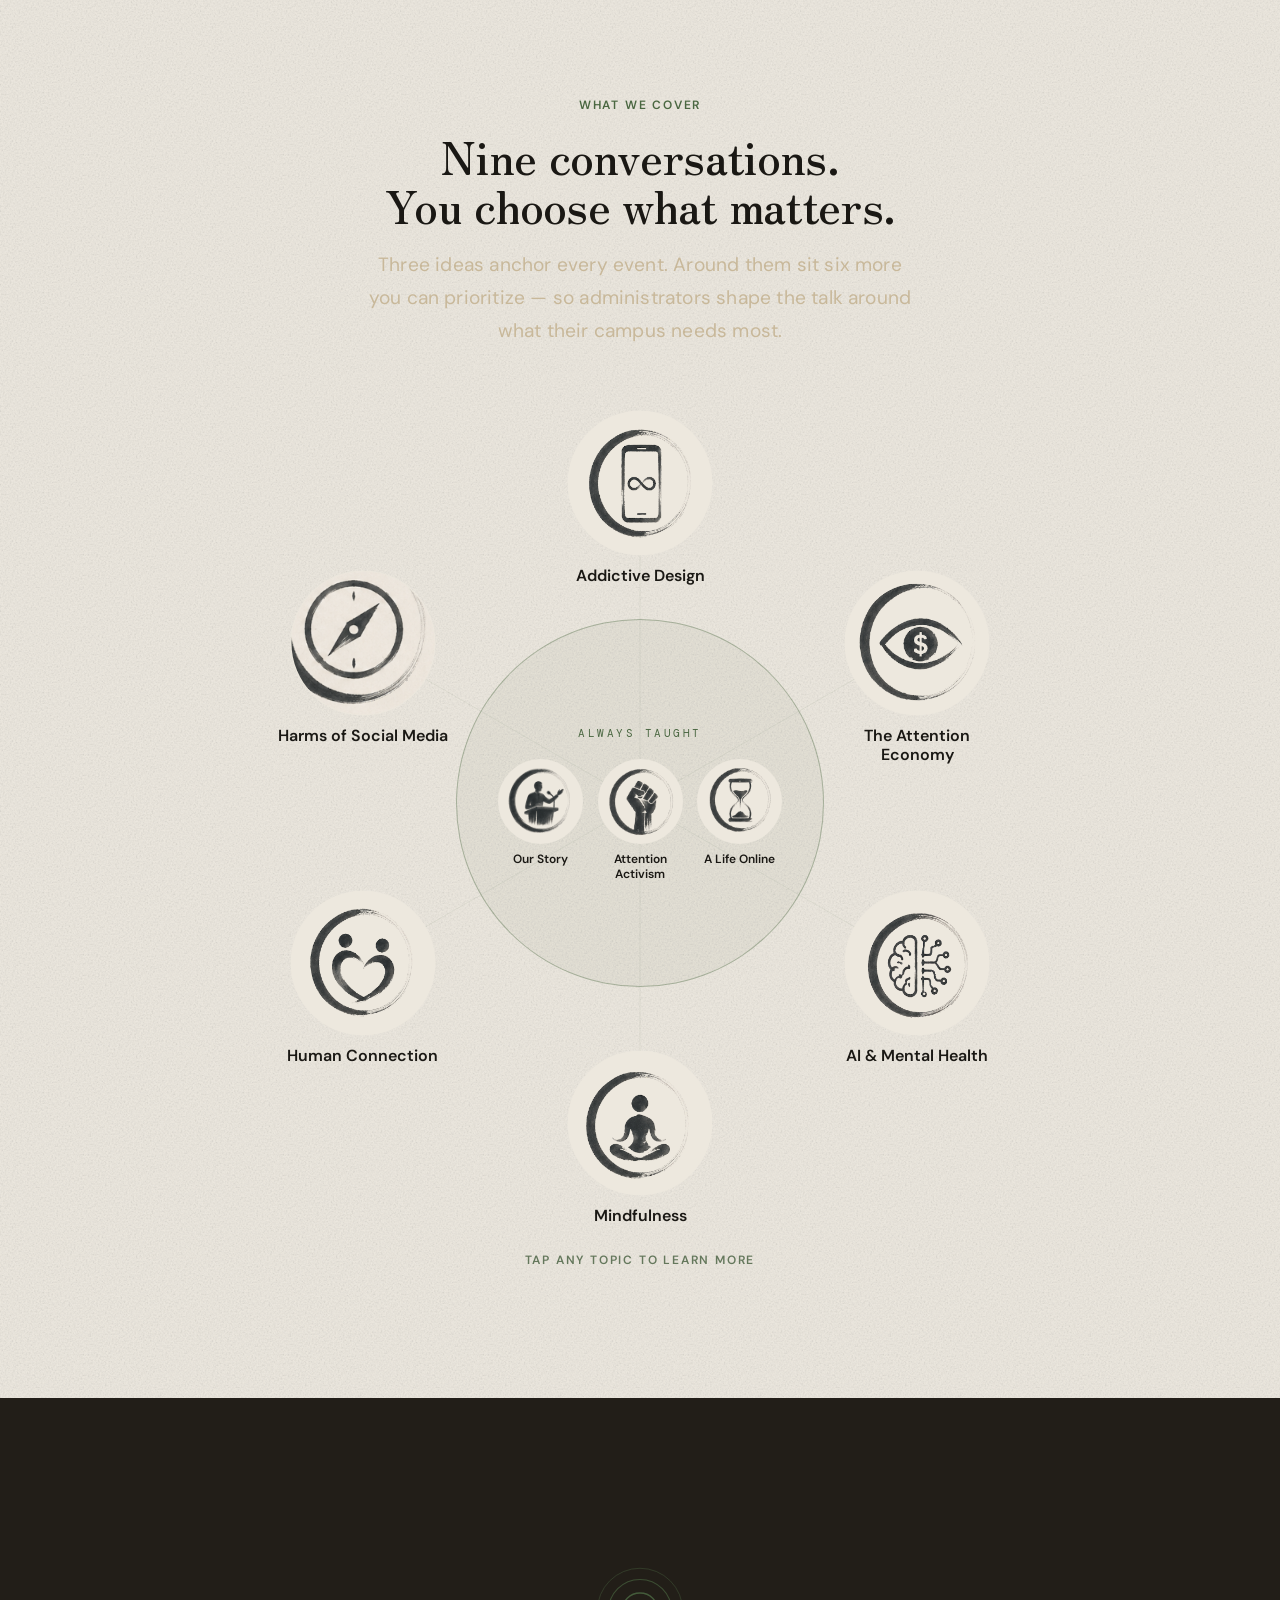
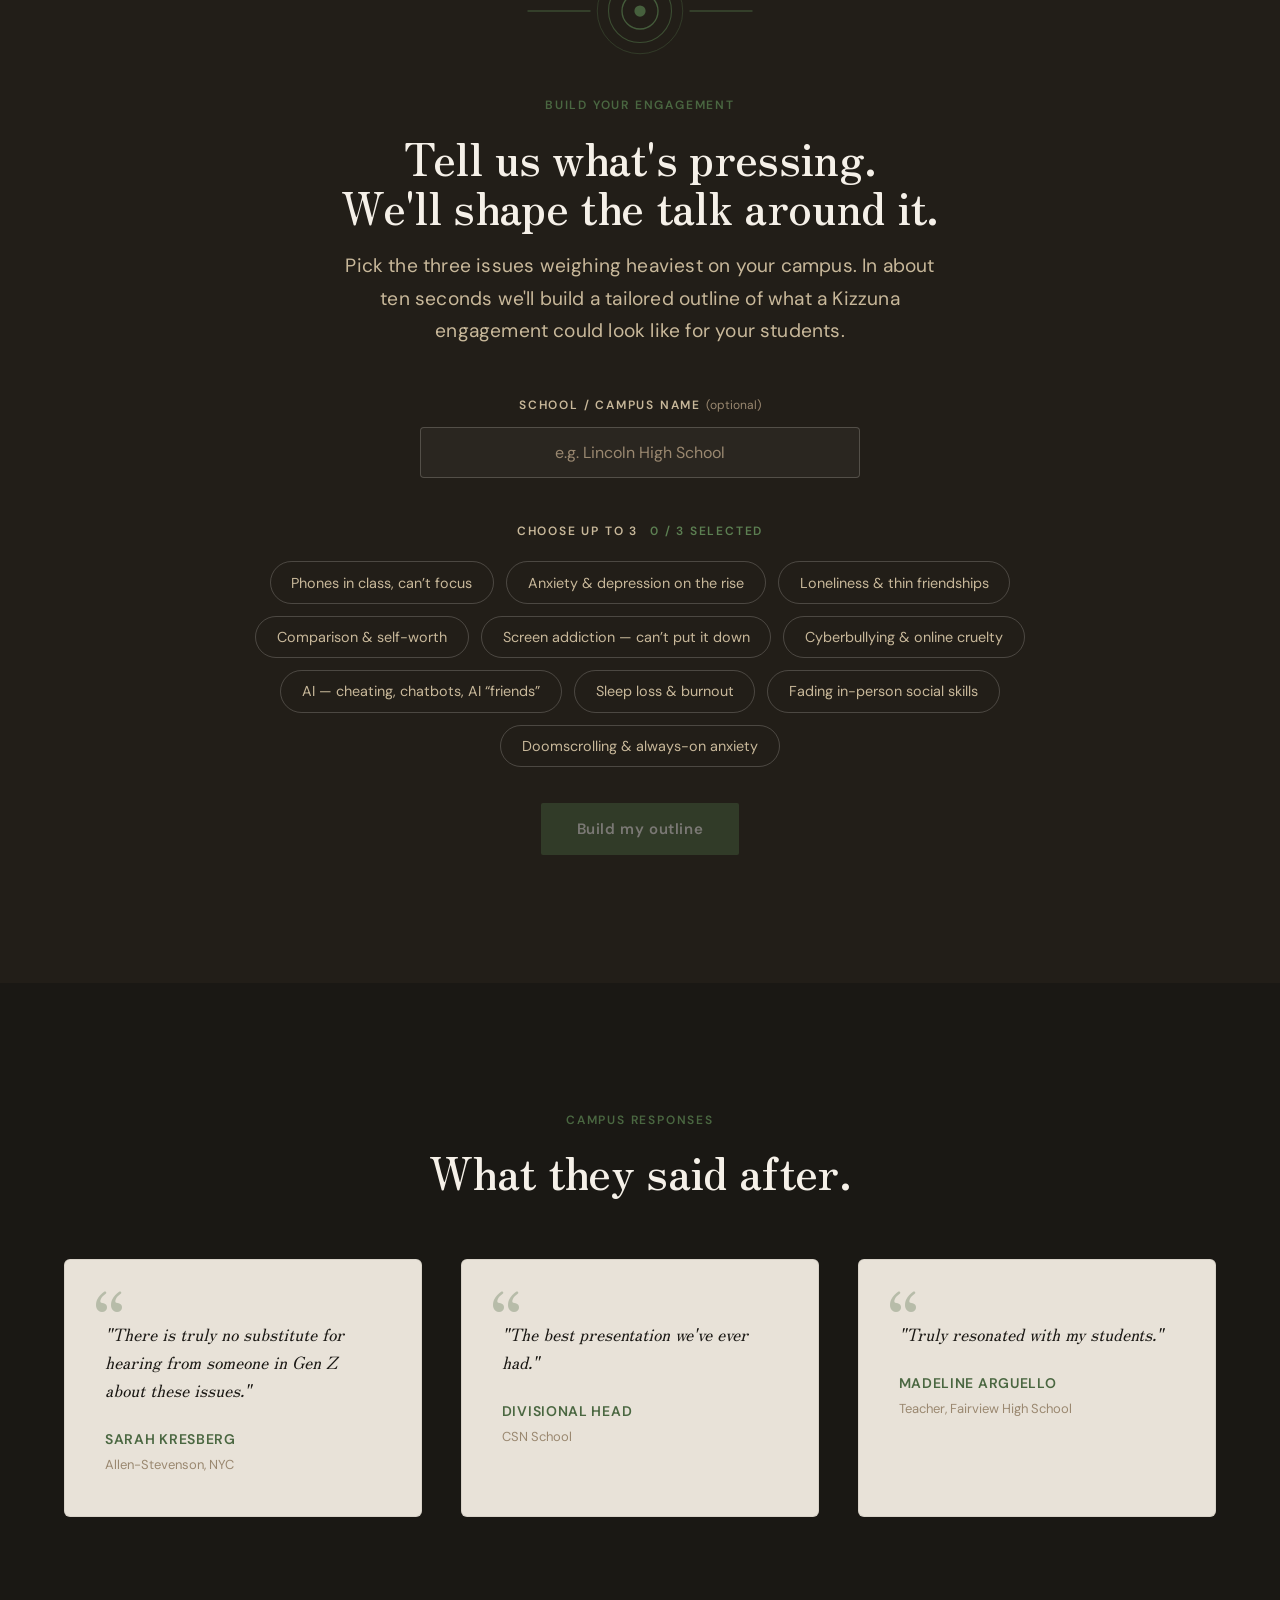
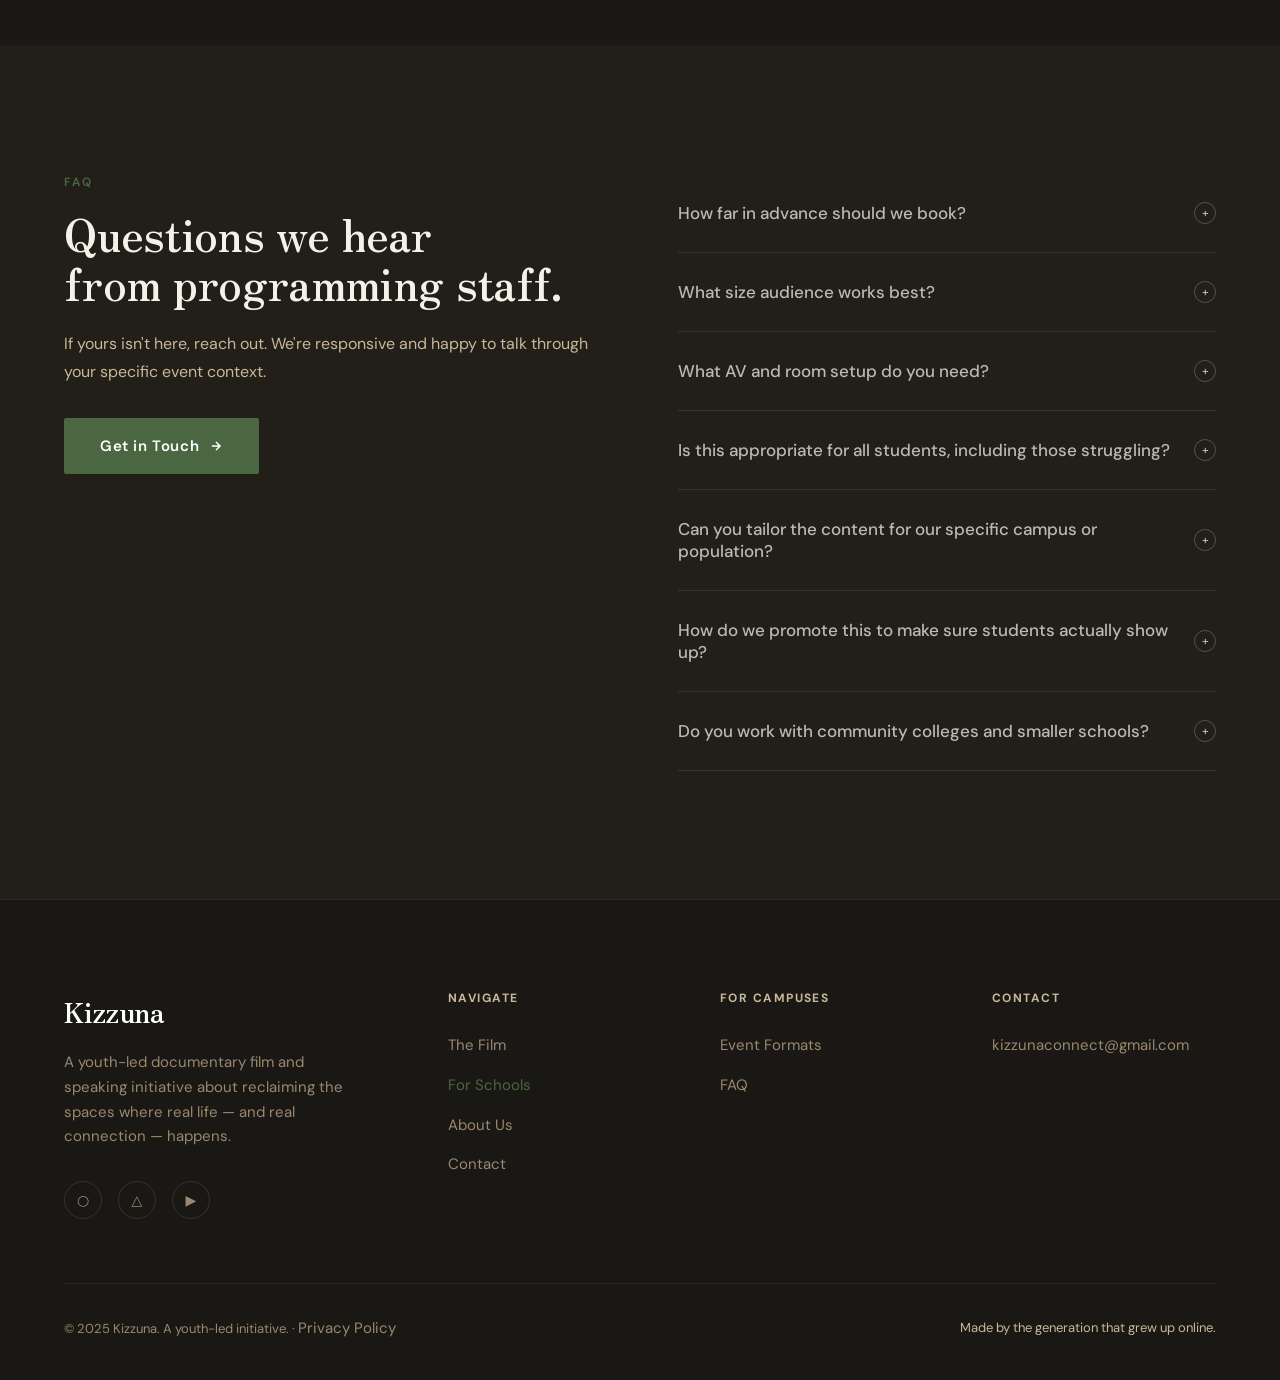
<file: speaking.html>
<!DOCTYPE html>
<html lang="en">
<head>
  <meta charset="UTF-8" />
  <meta name="viewport" content="width=device-width, initial-scale=1.0" />
  <title>For Schools — Kizzuna</title>
  <meta name="description" content="Kizzuna speaking events bring a peer-to-peer conversation about lost space, digital wellness, and reclaiming real connection to your campus." />
  <link rel="preconnect" href="https://fonts.googleapis.com" />
  <link rel="preconnect" href="https://fonts.gstatic.com" crossorigin />
  <link href="https://fonts.googleapis.com/css2?family=Zen+Old+Mincho:wght@400;600;700&family=DM+Sans:ital,opsz,wght@0,9..144,300;0,9..144,400;0,9..144,500;1,9..144,300&family=DM+Mono:wght@400;500&display=swap" rel="stylesheet" />
  <link rel="stylesheet" href="styles.css" />
  <script type="text/javascript" id="hs-script-loader" async defer src="//js-na2.hs-scripts.com/245765726.js"></script>
</head>
<body class="page-transition">

<!-- SITE LOADER -->
<div class="site-loader" aria-hidden="true">
  <div class="site-loader__logo"><span>For Schools</span></div>
</div>

<!-- MOBILE NAV -->
<nav class="mobile-nav" aria-label="Mobile navigation">
  <button class="mobile-nav__close label text-muted" style="position:absolute;top:2rem;right:2rem;font-size:1.5rem;">✕</button>
  <a href="index.html"    class="mobile-nav__link">Home</a>
  <a href="film.html"     class="mobile-nav__link">The Film</a>
  <a href="speaking.html" class="mobile-nav__link">For Schools</a>
  <a href="about.html"    class="mobile-nav__link">About</a>
  <a href="story.html"    class="mobile-nav__link">The Story</a>
  <a href="support.html"  class="mobile-nav__link">The App</a>
  <a href="book.html"     class="mobile-nav__link" style="color:var(--amber)">Contact</a>
</nav>

<!-- NAVIGATION -->
<header class="nav" role="banner">
  <a href="index.html" class="nav__logo" style="display:flex;align-items:center;gap:0.6rem;"><img src="images/kizzunalogo.png" alt="" style="height:36px;width:36px;border-radius:50%;object-fit:cover;flex-shrink:0;"><span>Kizzuna<span class="nav__logo-sub">the connection company</span></span></a>
  <nav aria-label="Main navigation">
    <ul class="nav__links">
      <li><a href="index.html"    class="nav__link">Home</a></li>
      <li><a href="film.html"     class="nav__link">The Film</a></li>
      <li><a href="speaking.html" class="nav__link">For Schools</a></li>
      <li><a href="about.html"    class="nav__link">About</a></li>
      <li><a href="story.html"    class="nav__link">The Story</a></li>
      <li><a href="support.html"  class="nav__link">The App</a></li>
      <li><a href="book.html"     class="nav__link">Contact</a></li>
    </ul>
  </nav>
  <button class="nav__mobile-toggle" aria-label="Open menu">
    <span></span><span></span><span></span>
  </button>
</header>


<!-- ============================================================
     PAGE HERO
     [IMAGE] Full-screen background: speaking event in action —
     a speaker at the front of a college auditorium, warm stage
     lighting, engaged audience visible. Energy in the room.
     [MOTION] Eyebrow and title fade up on load.
     ============================================================ -->
<section class="hero" aria-label="For Schools hero">
  <div class="hero__bg hero__bg--placeholder" data-parallax="0.2">
    <!-- <img src="images/speaking-hero.jpg" alt="Disconnected speaking event on campus" /> -->
  </div>
  <div class="hero__overlay"></div>

  <!-- Cherry blossom nature motif -->
  <svg class="cherry-motif cherry-motif--tr" viewBox="0 0 160 130" aria-hidden="true" focusable="false">
    <path d="M12,118 C45,85 80,58 115,32 C132,20 148,12 158,6" fill="none" stroke="currentColor" stroke-width="1.2" stroke-linecap="round"/>
    <path d="M65,72 C52,56 38,44 18,36" fill="none" stroke="currentColor" stroke-width="0.8" stroke-linecap="round"/>
    <g transform="translate(115,32)">
      <ellipse cx="0" cy="-12" rx="6" ry="9.5" fill="none" stroke="currentColor" stroke-width="0.9" transform="rotate(0)"/>
      <ellipse cx="0" cy="-12" rx="6" ry="9.5" fill="none" stroke="currentColor" stroke-width="0.9" transform="rotate(72)"/>
      <ellipse cx="0" cy="-12" rx="6" ry="9.5" fill="none" stroke="currentColor" stroke-width="0.9" transform="rotate(144)"/>
      <ellipse cx="0" cy="-12" rx="6" ry="9.5" fill="none" stroke="currentColor" stroke-width="0.9" transform="rotate(216)"/>
      <ellipse cx="0" cy="-12" rx="6" ry="9.5" fill="none" stroke="currentColor" stroke-width="0.9" transform="rotate(288)"/>
      <circle cx="0" cy="0" r="2" fill="currentColor" opacity="0.6"/>
    </g>
    <g transform="translate(20,38)">
      <ellipse cx="0" cy="-9" rx="4.5" ry="7" fill="none" stroke="currentColor" stroke-width="0.8" transform="rotate(15)"/>
      <ellipse cx="0" cy="-9" rx="4.5" ry="7" fill="none" stroke="currentColor" stroke-width="0.8" transform="rotate(87)"/>
      <ellipse cx="0" cy="-9" rx="4.5" ry="7" fill="none" stroke="currentColor" stroke-width="0.8" transform="rotate(159)"/>
      <ellipse cx="0" cy="-9" rx="4.5" ry="7" fill="none" stroke="currentColor" stroke-width="0.8" transform="rotate(231)"/>
      <ellipse cx="0" cy="-9" rx="4.5" ry="7" fill="none" stroke="currentColor" stroke-width="0.8" transform="rotate(303)"/>
      <circle cx="0" cy="0" r="1.5" fill="currentColor" opacity="0.5"/>
    </g>
    <g transform="translate(80,56)">
      <ellipse cx="0" cy="-7" rx="3.5" ry="5.5" fill="none" stroke="currentColor" stroke-width="0.7" transform="rotate(-10)"/>
      <ellipse cx="0" cy="-7" rx="3.5" ry="5.5" fill="none" stroke="currentColor" stroke-width="0.7" transform="rotate(62)"/>
      <ellipse cx="0" cy="-7" rx="3.5" ry="5.5" fill="none" stroke="currentColor" stroke-width="0.7" transform="rotate(134)"/>
      <ellipse cx="0" cy="-7" rx="3.5" ry="5.5" fill="none" stroke="currentColor" stroke-width="0.7" transform="rotate(206)"/>
      <ellipse cx="0" cy="-7" rx="3.5" ry="5.5" fill="none" stroke="currentColor" stroke-width="0.7" transform="rotate(278)"/>
    </g>
  </svg>

  <div class="hero__content container" style="max-width:1280px;">
    <div class="hero__eyebrow">
      <div class="hero__eyebrow-line"></div>
      <span class="label text-amber">Live Campus Events</span>
    </div>
    <h1 class="display-xl hero__title">
      Built by<br>young ppl who<br>
      <em>actually get it.</em>
    </h1>
    <p class="subhead hero__subtitle">
      Our speaking events aren't presentations. They're conversations —
      led by people the same age as your students,
      about something every kid is already living.
    </p>
    <div class="hero__actions">
      <a href="book.html" class="btn btn--primary">Get in Touch</a>
      <a href="#what-happens" class="btn btn--outline">See What Happens</a>
    </div>
  </div>
</section>


<!-- ============================================================
     SECTION: WHAT HAPPENS IN THE ROOM
     [IMAGE] Right side: split image — a candid moment from an event,
     students laughing or deeply engaged, natural light or warm stage glow.
     [MOTION] Left text slides from left, image from right.
     ============================================================ -->
<section class="section bg-deep" id="what-happens">
  <div class="container">
    <div class="grid-2" style="gap:clamp(3rem,6vw,8rem);">

      <!-- Left: Text -->
      <div class="reveal reveal--left">
        <div class="divider"></div>
        <p class="label text-amber" style="margin-bottom:1rem;">Inside the Event</p>
        <h2 class="display-md" style="margin-bottom:1.75rem;">
          What happens in<br>the room.
        </h2>
        <p class="body-lg text-muted" style="margin-bottom:1.25rem;">
          We open with a story — something personal and true —
          that earns laughter before it earns anything else.
          The goal in the first five minutes is simple:
          make the room feel safe enough to be honest.
        </p>
        <p class="body-lg text-muted" style="margin-bottom:1.25rem;">
          Then we go back — before the phone. We talk about the spaces
          childhood used to have, the free play and third places and boredom
          that shaped who people became. And we ask what happened to them.
          By the time we get to phones, students aren't defensive. They're curious.
        </p>
        <p class="body-lg text-muted">
          We ask real questions. We leave real space for silence.
          We close with a call toward something — not a command,
          not a list of rules. Just an invitation to look at things differently.
        </p>
      </div>

      <!-- Right: Image -->
      <div class="reveal reveal--right">
        <div class="img-frame img-frame--cinema" style="aspect-ratio:4/5;border-radius:6px;">
          <div class="img-frame__placeholder" style="height:100%;min-height:400px;">
            <!-- [IMAGE] Engaged audience photo — warm lighting, students present and attentive -->
             <img src="images/Tedx1.jpg" alt="Tppppp">
          </div>
          <div class="img-frame__overlay"></div>
        </div>
      </div>

    </div>
  </div>
</section>


<!-- ============================================================
     SECTION: VIDEO PREVIEW — SEE A CLIP
     [MOTION] Frame scales in on scroll. Overlay fades in when preview ends.
     Replace YOUR_VIDEO_ID with the actual YouTube video ID.
     Adjust data-stop-time (seconds) to control when the preview stops.
     ============================================================ -->
<section class="section bg-void" id="see-it" style="background:radial-gradient(ellipse 80% 60% at 50% 0%, rgba(255,183,3,0.07) 0%, transparent 60%), var(--bg-void); overflow:hidden;">
  <div class="container--narrow text-center reveal" style="margin-bottom:3rem;">
    <p class="label text-amber" style="margin-bottom:1rem;">See It in Action</p>
    <h2 class="display-md">Two minutes<br>inside the room.</h2>
    <p class="subhead text-muted" style="margin-top:1.25rem;max-width:480px;margin-inline:auto;">
      A short clip from a recent campus event. 
    </p>
  </div>

  <div class="video-preview reveal reveal--scale" data-stop-time="90" data-video-id="-Wcxxcet4t8">
    <div class="video-preview__frame">
      <span class="video-preview__badge label">Preview</span>
      <div class="video-preview__progress" aria-hidden="true">
        <div class="video-preview__progress-fill"></div>
      </div>
      <iframe
        id="speaking-player"
        class="video-preview__player"
        src="https://www.youtube-nocookie.com/embed/-Wcxxcet4t8?enablejsapi=1&rel=0&modestbranding=1&color=white&iv_load_policy=3&playsinline=1"
        title="Disconnected — Speaking Event Preview"
        frameborder="0"
        allow="accelerometer; autoplay; clipboard-write; encrypted-media; gyroscope; picture-in-picture"
        allowfullscreen></iframe>
      <div class="video-preview__overlay" aria-hidden="true">
        <div class="video-preview__overlay-inner">
          <p class="label text-amber" style="margin-bottom:1.25rem;letter-spacing:0.12em;">That's just a glimpse.</p>
          <h3 class="video-preview__cta-headline">Ready to bring<br>this to your campus?</h3>
          <div class="video-preview__cta-actions">
            <a href="book.html" class="btn btn--primary">Get in Touch</a>
            <a href="#" class="btn btn--outline js-watch-full" target="_blank" rel="noopener">Watch Full Video</a>
          </div>
        </div>
      </div>
    </div>
    <p class="video-preview__caption">Filmed live on campus — real students, real conversation.</p>
  </div>
</section>


<!-- ============================================================
     SECTION: EVENT FORMATS (3-column cards)
     [MOTION] Cards stagger up on scroll. Bottom accent bar
     animates across on hover.
     ============================================================ -->
<section class="section bg-warm" id="formats" style="position:relative;">

  <!-- Bamboo stem accents -->
  <svg class="bamboo-accent bamboo-accent--left" viewBox="0 0 22 220" aria-hidden="true" focusable="false">
    <line x1="11" y1="0" x2="11" y2="50" stroke="currentColor" stroke-width="1.3" stroke-linecap="round"/>
    <ellipse cx="11" cy="50" rx="5.5" ry="2" fill="none" stroke="currentColor" stroke-width="0.8"/>
    <path d="M16.5,48 Q24,38 22,28" fill="none" stroke="currentColor" stroke-width="0.8" stroke-linecap="round"/>
    <line x1="11" y1="53" x2="11" y2="108" stroke="currentColor" stroke-width="1.3" stroke-linecap="round"/>
    <ellipse cx="11" cy="108" rx="5.5" ry="2" fill="none" stroke="currentColor" stroke-width="0.8"/>
    <path d="M5.5,106 Q-2,96 0,86" fill="none" stroke="currentColor" stroke-width="0.8" stroke-linecap="round"/>
    <line x1="11" y1="111" x2="11" y2="165" stroke="currentColor" stroke-width="1.3" stroke-linecap="round"/>
    <ellipse cx="11" cy="165" rx="5.5" ry="2" fill="none" stroke="currentColor" stroke-width="0.8"/>
    <path d="M16.5,163 Q24,153 22,143" fill="none" stroke="currentColor" stroke-width="0.8" stroke-linecap="round"/>
    <line x1="11" y1="168" x2="11" y2="220" stroke="currentColor" stroke-width="1.3" stroke-linecap="round"/>
  </svg>
  <svg class="bamboo-accent bamboo-accent--right" viewBox="0 0 22 220" aria-hidden="true" focusable="false">
    <line x1="11" y1="0" x2="11" y2="62" stroke="currentColor" stroke-width="1.3" stroke-linecap="round"/>
    <ellipse cx="11" cy="62" rx="5.5" ry="2" fill="none" stroke="currentColor" stroke-width="0.8"/>
    <path d="M5.5,60 Q-2,50 0,40" fill="none" stroke="currentColor" stroke-width="0.8" stroke-linecap="round"/>
    <line x1="11" y1="65" x2="11" y2="120" stroke="currentColor" stroke-width="1.3" stroke-linecap="round"/>
    <ellipse cx="11" cy="120" rx="5.5" ry="2" fill="none" stroke="currentColor" stroke-width="0.8"/>
    <path d="M16.5,118 Q24,108 22,98" fill="none" stroke="currentColor" stroke-width="0.8" stroke-linecap="round"/>
    <line x1="11" y1="123" x2="11" y2="180" stroke="currentColor" stroke-width="1.3" stroke-linecap="round"/>
    <ellipse cx="11" cy="180" rx="5.5" ry="2" fill="none" stroke="currentColor" stroke-width="0.8"/>
    <path d="M5.5,178 Q-2,168 0,158" fill="none" stroke="currentColor" stroke-width="0.8" stroke-linecap="round"/>
    <line x1="11" y1="183" x2="11" y2="220" stroke="currentColor" stroke-width="1.3" stroke-linecap="round"/>
  </svg>

  <!-- Onsen ripple divider -->
  <div class="ripple-divider" aria-hidden="true">
    <svg viewBox="0 0 200 80" fill="none">
      <line x1="0" y1="40" x2="56" y2="40" stroke="currentColor" stroke-width="0.8"/>
      <circle cx="100" cy="40" r="5" fill="currentColor" opacity="0.9"/>
      <circle cx="100" cy="40" r="16" stroke="currentColor" stroke-width="1.2" opacity="0.85"/>
      <circle cx="100" cy="40" r="28" stroke="currentColor" stroke-width="1.0" opacity="0.65"/>
      <circle cx="100" cy="40" r="38" stroke="currentColor" stroke-width="0.8" opacity="0.45"/>
      <line x1="144" y1="40" x2="200" y2="40" stroke="currentColor" stroke-width="0.8"/>
    </svg>
  </div>

  <div class="container">
    <div class="grid-3 stagger">

      <div class="format-card format-card--dark reveal" style="background:var(--bg-dark);">
        <div class="format-card__icon">&#9654;</div>
        <h3 class="format-card__title">The Core Talk</h3>
        <p class="format-card__duration">45–60 min</p>
        <p class="format-card__desc">
          Our signature speaking event — personal narrative, key research,
          audience interaction, and a closing reflection.
          Best for campus-wide events, student union bookings,
          and large residence hall sessions.
          Works in rooms of 50–500 students.
        </p>
      </div>

      <!-- <div class="format-card format-card--dark reveal" style="background:var(--bg-dark);">
        <div class="format-card__icon">&#9662;</div>
        <h3 class="format-card__title">The Deep Dive</h3>
        <p class="format-card__duration">75–90 min</p>
        <p class="format-card__desc">
          An expanded version that includes extended Q&amp;A,
          small-group discussion prompts, and more time for audience reflection.
          Best for wellness-focused programming, mental health week events,
          and academic class settings.
        </p>
      </div> -->

      <div class="format-card format-card--dark reveal" style="background:var(--bg-dark);">
        <div class="format-card__icon">&#9660;</div>
        <h3 class="format-card__title">Film + Talk Combo</h3>
        <p class="format-card__duration">2–2.5 hrs</p>
        <p class="format-card__desc">
          The full experience — screen Disconnected,
          then transition into a live conversation with the filmmakers.
          The film does the emotional groundwork;
          the talk opens the room for real dialogue.
          Our most requested format.
        </p>
      </div>

      <div class="format-card format-card--dark reveal" style="background:var(--bg-dark);">
        <div class="format-card__icon">&#9670;</div>
        <h3 class="format-card__title">Classroom Session</h3>
        <p class="format-card__duration">50–75 min</p>
        <p class="format-card__desc">
          A more intimate, discussion-heavy format designed for
          courses in communication, psychology, media studies,
          public health, or student development.
          Includes framing for academic discussion.
        </p>
      </div>
<!-- 
      <div class="format-card format-card--dark reveal" style="background:var(--bg-dark);">
        <div class="format-card__icon">&#9672;</div>
        <h3 class="format-card__title">Multi-Event Day</h3>
        <p class="format-card__duration">Full Day</p>
        <p class="format-card__desc">
          Schedule multiple sessions across departments, residence halls,
          or student organizations in a single campus visit.
          Most cost-effective option for campuses that want broad reach.
        </p>
      </div> -->

      <!-- <div class="format-card format-card--dark reveal" style="background:var(--bg-dark);">
        <div class="format-card__icon">&#9733;</div>
        <h3 class="format-card__title">Custom Experience</h3>
        <p class="format-card__duration">Tailored to Your Campus</p>
        <p class="format-card__desc">
          We'll work with you to shape an event that fits your specific
          student population, programming context, and goals.
          Reach out and we'll design something together.
        </p>
      </div> -->

    </div>
  </div>
</section>


<!-- ============================================================
     SECTION: TEDx TALK — full-length embed
     Uses the shared .promo-player styles (16:9 frame) with a plain
     YouTube embed. Kept separate from the "See It in Action" preview
     because script.js only drives one .video-preview per page.
     ============================================================ -->
<section class="section bg-void" id="tedx" style="padding-block:clamp(4rem,7vw,7rem);">
  <div class="container" style="max-width:1100px;">
    <div class="text-center reveal" style="margin-bottom:2.5rem;">
      <p class="label text-amber" style="margin-bottom:1rem;">On the TEDx Stage</p>
      <h2 class="display-md">Ben's TEDx talk.</h2>
      <p class="subhead text-muted" style="margin-top:1.25rem;max-width:480px;margin-inline:auto;">
        Ben's talk on growing up online.
      </p>
    </div>
    <div class="promo-player reveal reveal--scale">
      <iframe
        src="https://www.youtube-nocookie.com/embed/tjqxNiIxrss?start=14&rel=0&modestbranding=1&playsinline=1"
        title="Ben Forman — TEDx Talk"
        loading="lazy"
        allow="accelerometer; autoplay; clipboard-write; encrypted-media; gyroscope; picture-in-picture"
        allowfullscreen></iframe>
    </div>
  </div>
</section>


<!-- ============================================================
     SECTION: THE CURRICULUM — TOPIC WHEEL
     Three core topics we always teach (center hub) + six that
     administrators can prioritize for their campus (outer ring).
     Hover / tap any topic to reveal its description in the panel.
     Radial on desktop; collapses to a stacked list on mobile.
     ============================================================ -->
<section class="section bg-warm" id="topics" style="position:relative;overflow:hidden;">

  <div class="container">
    <div class="text-center reveal" style="margin-bottom:3.5rem;">
      <p class="label text-amber" style="margin-bottom:1rem;">What We Cover</p>
      <h2 class="display-md">Nine conversations.<br>You choose what matters.</h2>
      <p class="subhead text-muted" style="margin-top:1.25rem;max-width:560px;margin-inline:auto;">
        Three ideas anchor every event. Around them sit six more you can prioritize —
        so administrators shape the talk around what their campus needs most.
      </p>
    </div>

    <div class="topic-explorer reveal">

      <div class="topic-wheel" role="group" aria-label="Speaking topics — three core topics in the center and six you can choose from around them">

        <!-- Decorative spokes from the hub out to each ring node (desktop) -->
        <svg class="topic-wheel__spokes" viewBox="0 0 100 100" preserveAspectRatio="none" aria-hidden="true" focusable="false">
          <line x1="50" y1="50" x2="50"    y2="10"/>
          <line x1="50" y1="50" x2="84.64" y2="30"/>
          <line x1="50" y1="50" x2="84.64" y2="70"/>
          <line x1="50" y1="50" x2="50"    y2="90"/>
          <line x1="50" y1="50" x2="15.36" y2="70"/>
          <line x1="50" y1="50" x2="15.36" y2="30"/>
        </svg>

        <!-- Six choose-able topics, on the outer ring. Each button holds a
             circular logo + a caption; the caption floats below the disc so it
             never shifts the disc off its ring point. -->
        <button type="button" class="topic-node topic-node--pick" style="--x:50%;--y:10%;" aria-label="Addictive Design — learn more"
          data-title="Addictive Design"
          data-question="Why are these apps so addictive?"
          data-bullets='[{"text":"The specific design choices behind Snapchat, Instagram, and TikTok","sub":["Pull-to-refresh","The infinite scroll","Variable reinforcement","Streaks"]},"How many of these features were modeled after casino games"]'>
          <span class="topic-node__disc"><img class="topic-node__logo" src="images/Curricula%20Cropped%20Images/Addictive%20Design.svg" alt="" loading="lazy" /></span>
          <span class="topic-node__title">Addictive Design</span>
        </button>
        <button type="button" class="topic-node topic-node--pick" style="--x:84.64%;--y:30%;" aria-label="The Attention Economy — learn more"
          data-title="The Attention Economy"
          data-question="How is Meta worth almost a trillion dollars when Facebook, Instagram, and WhatsApp are free?"
          data-bullets='["The business model behind social media","What these platforms are actually incentivized to do","How we, the users, become the product"]'>
          <span class="topic-node__disc"><img class="topic-node__logo" src="images/Curricula%20Cropped%20Images/Attention%20Economy.svg" alt="" loading="lazy" /></span>
          <span class="topic-node__title">The Attention Economy</span>
        </button>
        <button type="button" class="topic-node topic-node--pick" style="--x:84.64%;--y:70%;" aria-label="AI and Mental Health — learn more"
          data-title="AI &amp; Mental Health"
          data-question="What risk does AI pose to mental health?"
          data-bullets='["The risks of a technology that&#39;s agreeable by design","Why loneliness isn&#39;t something we should replace","How AI can be a revolutionary tool instead of a crutch"]'>
          <span class="topic-node__disc"><img class="topic-node__logo" src="images/Curricula%20Cropped%20Images/AI%20and%20mental%20health.svg" alt="" loading="lazy" /></span>
          <span class="topic-node__title">AI &amp; Mental Health</span>
        </button>
        <button type="button" class="topic-node topic-node--pick" style="--x:50%;--y:90%;" aria-label="Mindfulness — learn more"
          data-title="Mindfulness"
          data-question="How do we protect against a world full of stimulation?"
          data-bullets='["A science-backed anxiety tool used by elite athletes, Fortune 500 CEOs, and everyday people alike","Meditation as the antidote to constant digital stimulation","Learning to sit in silence instead of relying on a screen to stay entertained"]'>
          <span class="topic-node__disc"><img class="topic-node__logo" src="images/Curricula%20Cropped%20Images/Meditaiton.svg" alt="" loading="lazy" /></span>
          <span class="topic-node__title">Mindfulness</span>
        </button>
        <button type="button" class="topic-node topic-node--pick" style="--x:15.36%;--y:70%;" aria-label="Human Connection — learn more"
          data-title="Human Connection"
          data-question="Why do we care so much about connecting in the first place?"
          data-bullets='["A quick run-through of human evolution and connection","Why building tribes has always been our species&#39; superpower","How social media companies manipulate that same primal need"]'>
          <span class="topic-node__disc"><img class="topic-node__logo" src="images/Curricula%20Cropped%20Images/Connection.svg" alt="" loading="lazy" /></span>
          <span class="topic-node__title">Human Connection</span>
        </button>
        <button type="button" class="topic-node topic-node--pick" style="--x:15.36%;--y:30%;" aria-label="Harms of Social Media — learn more"
          data-title="Harms of Social Media"
          data-question="How does social media impact us and our society?"
          data-bullets='["Comparison culture","External validation","Shortened attention spans","The loneliness crisis","Political polarization","Loss of civic engagement"]'>
          <span class="topic-node__disc"><img class="topic-node__logo topic-node__logo--zoom" src="images/Photos%20for%20Curricula%20Options/Our%20Generations%20Mental%20Health.png" alt="" loading="lazy" /></span>
          <span class="topic-node__title">Harms of Social Media</span>
        </button>

        <!-- Center hub: the three core topics we always teach -->
        <div class="topic-hub">
          <span class="topic-hub__label">Always taught</span>
          <div class="topic-hub__core" role="group" aria-label="The three core topics taught at every event">
            <button type="button" class="topic-node topic-node--core" aria-label="Our Story — learn more"
              data-title="Our Story"
              data-question="What was it like growing up online?"
              data-bullets='[{"text":"A personal story of getting a phone at 11","sub":["Gaining access to Instagram, Vine, and Snapchat","Ben&#39;s early reels","The impact of Snapmaps, and the loneliness that followed"]},"The journey back offline"]'>
              <span class="topic-node__disc"><img class="topic-node__logo" src="images/Curricula%20Cropped%20Images/Personal%20Story.svg" alt="" loading="lazy" /></span>
              <span class="topic-node__title">Our Story</span>
            </button>
            <button type="button" class="topic-node topic-node--core" aria-label="Attention Activism — learn more"
              data-title="Attention Activism"
              data-question="How do we regain agency in a digital world?"
              data-bullets='["A screen audit to see exactly how we spend our time online","Intention-setting around what actually brings us meaning","Goal-setting and a detox challenge to reshape our relationship with our phones"]'>
              <span class="topic-node__disc"><img class="topic-node__logo" src="images/Curricula%20Cropped%20Images/Attention%20Activism.svg" alt="" loading="lazy" /></span>
              <span class="topic-node__title">Attention Activism</span>
            </button>
            <button type="button" class="topic-node topic-node--core" aria-label="A Life Online — learn more"
              data-title="A Life Online"
              data-question="How much of my life will I spend online?"
              data-bullets='["Calculating our own screen time to see where it&#39;s really going","An interactive graph showing how much of our free time, across a lifetime, ends up spent looking down"]'>
              <span class="topic-node__disc"><img class="topic-node__logo" src="images/Curricula%20Cropped%20Images/Time%20Online.svg" alt="" loading="lazy" /></span>
              <span class="topic-node__title">A Life Online</span>
            </button>
          </div>
        </div>

      </div>

      <!-- Interaction hint -->
      <p class="topic-hint label">Tap any topic to learn more</p>

    </div>
  </div>

  <!-- ---- Topic popup: opens centered, step through all topics with ‹ › ---- -->
  <div class="topic-modal" role="dialog" aria-modal="true" aria-labelledby="topic-modal-title" aria-hidden="true" hidden>
    <div class="topic-modal__backdrop" data-topic-close></div>
    <div class="topic-modal__card" role="document">
      <button type="button" class="topic-modal__close" data-topic-close aria-label="Close">&times;</button>
      <p class="topic-modal__eyebrow label"></p>
      <h3 class="topic-modal__title" id="topic-modal-title"></h3>
      <p class="topic-modal__question-label">Guiding Question</p>
      <p class="topic-modal__question"></p>
      <ul class="topic-modal__bullets"></ul>
      <div class="topic-modal__nav">
        <button type="button" class="topic-modal__arrow" data-topic-dir="-1" aria-label="Previous topic">&lsaquo;</button>
        <span class="topic-modal__counter" aria-live="polite"></span>
        <button type="button" class="topic-modal__arrow" data-topic-dir="1" aria-label="Next topic">&rsaquo;</button>
      </div>
    </div>
  </div>
</section>


<!-- ============================================================
     SECTION: BUILD YOUR ENGAGEMENT — outline builder
     Admins pick up to 3 pressing issues; we assemble a tailored
     outline and carry their picks into the contact form.
     The issue list lives in script.js (single source of truth);
     pills and the outline are rendered there.
     ============================================================ -->
<section class="section bg-deep" id="build" style="position:relative;overflow:hidden;">

  <!-- Onsen ripple divider -->
  <div class="ripple-divider" aria-hidden="true">
    <svg viewBox="0 0 200 80" fill="none">
      <line x1="0" y1="40" x2="56" y2="40" stroke="currentColor" stroke-width="0.8"/>
      <circle cx="100" cy="40" r="5" fill="currentColor" opacity="0.9"/>
      <circle cx="100" cy="40" r="16" stroke="currentColor" stroke-width="1.2" opacity="0.85"/>
      <circle cx="100" cy="40" r="28" stroke="currentColor" stroke-width="1.0" opacity="0.65"/>
      <circle cx="100" cy="40" r="38" stroke="currentColor" stroke-width="0.8" opacity="0.45"/>
      <line x1="144" y1="40" x2="200" y2="40" stroke="currentColor" stroke-width="0.8"/>
    </svg>
  </div>

  <div class="container">
    <div class="text-center reveal" style="margin-bottom:3rem;">
      <p class="label text-amber" style="margin-bottom:1rem;">Build Your Engagement</p>
      <h2 class="display-md">Tell us what's pressing.<br>We'll shape the talk around it.</h2>
      <p class="subhead text-muted" style="margin-top:1.25rem;max-width:600px;margin-inline:auto;">
        Pick the three issues weighing heaviest on your campus. In about ten seconds
        we'll build a tailored outline of what a Kizzuna engagement could look like for your students.
      </p>
    </div>

    <div class="builder reveal">

      <!-- Optional school name -->
      <div class="builder__school">
        <label class="builder__label label" for="builder-school">
          School / campus name <span class="builder__optional">(optional)</span>
        </label>
        <input class="form__input" type="text" id="builder-school"
               placeholder="e.g. Lincoln High School" autocomplete="off" />
      </div>

      <!-- Issue pills (rendered by JS) -->
      <p class="builder__prompt label">
        Choose up to 3 <span class="builder__count" data-builder-count>0 / 3 selected</span>
      </p>
      <div class="builder__pills" data-builder-pills role="group"
           aria-label="Pressing issues — choose up to three"></div>

      <div class="builder__actions">
        <button type="button" class="btn btn--primary" data-builder-go disabled>
          Build my outline
        </button>
      </div>

      <!-- Generated outline (rendered by JS) -->
      <div class="outline" data-builder-outline aria-live="polite" hidden></div>

    </div>
  </div>
</section>


<!-- ============================================================
     SECTION: TESTIMONIALS
     [MOTION] Cards fade in staggered.
     ============================================================ -->
<section class="section bg-void">
  <div class="container">
    <div class="text-center reveal" style="margin-bottom:4rem;">
      <p class="label text-amber" style="margin-bottom:1rem;">Campus Responses</p>
      <h2 class="display-md">What they said after.</h2>
    </div>

    <div class="grid-3 stagger">

      <div class="testimonial reveal">
        <p class="testimonial__text">
          "There is truly no substitute for hearing from someone in Gen Z about these issues."
        </p>
        <p class="testimonial__author">Sarah Kresberg</p>
        <p class="testimonial__org">Allen-Stevenson, NYC</p>
      </div>

      <div class="testimonial reveal">
        <p class="testimonial__text">
          "The best presentation we've ever had."
        </p>
        <p class="testimonial__author">Divisional Head</p>
        <p class="testimonial__org">CSN School</p>
      </div>

      <div class="testimonial reveal">
        <p class="testimonial__text">
          "Truly resonated with my students."
        </p>
        <p class="testimonial__author">Madeline Arguello</p>
        <p class="testimonial__org">Teacher, Fairview High School</p>
      </div>

    </div>
  </div>
</section>




<!-- ============================================================
     SECTION: FAQ
     ============================================================ -->
<section class="section bg-deep" id="faq">
  <div class="container">
    <div class="grid-2" style="gap:clamp(3rem,6vw,8rem);align-items:start;">

      <div class="reveal" style="position:sticky;top:120px;">
        <p class="label text-amber" style="margin-bottom:1rem;">FAQ</p>
        <h2 class="display-md" style="margin-bottom:1.5rem;">
          Questions we hear<br>from programming staff.
        </h2>
        <p class="body-lg text-muted">
          If yours isn't here, reach out.
          We're responsive and happy to talk through your specific event context.
        </p>
        <div style="margin-top:2rem;">
          <a href="book.html" class="btn btn--primary">
            Get in Touch
            <svg width="14" height="14" viewBox="0 0 24 24" fill="none" stroke="currentColor" stroke-width="2.5" class="btn__arrow"><path d="M5 12h14M12 5l7 7-7 7"/></svg>
          </a>
        </div>
      </div>

      <div class="accordion reveal">

        <div class="accordion__item">
          <button class="accordion__trigger" aria-expanded="false">
            How far in advance should we book?
            <span class="accordion__icon">+</span>
          </button>
          <div class="accordion__body">
            <p class="accordion__text">
              We recommend reaching out at least 6–8 weeks before your desired event date.
              For high-demand windows like fall orientation, Mental Health Awareness Week
              (May), and spring semester kickoff events, booking 3–4 months ahead
              gives you the best availability.
              That said, we do accommodate shorter timelines when possible — so reach out even if you're working fast.
            </p>
          </div>
        </div>

        <div class="accordion__item">
          <button class="accordion__trigger" aria-expanded="false">
            What size audience works best?
            <span class="accordion__icon">+</span>
          </button>
          <div class="accordion__body">
            <p class="accordion__text">
              We've performed for groups of 20 and groups of 500+.
              The sweet spot for the Core Talk is 80–300 students —
              large enough to feel like a real event, intimate enough for
              genuine conversation. The Deep Dive format works best with 20–100.
              Film + Talk works at nearly any size.
              We'll advise on what format fits your room.
            </p>
          </div>
        </div>

        <div class="accordion__item">
          <button class="accordion__trigger" aria-expanded="false">
            What AV and room setup do you need?
            <span class="accordion__icon">+</span>
          </button>
          <div class="accordion__body">
            <p class="accordion__text">
              For the Core Talk: a microphone (handheld or lapel), a screen or projector,
              and a laptop connection (HDMI preferred). For Film screenings: stereo audio
              through the venue PA is important — we'll send tech specs in advance.
              We've made things work in rooms that weren't ideal. Just tell us what you have
              and we'll figure it out.
            </p>
          </div>
        </div>

        <div class="accordion__item">
          <button class="accordion__trigger" aria-expanded="false">
            Is this appropriate for all students, including those struggling?
            <span class="accordion__icon">+</span>
          </button>
          <div class="accordion__body">
            <p class="accordion__text">
              Yes. Our events are designed to be non-clinical, non-threatening,
              and emotionally accessible. We are careful to avoid language
              that pathologizes normal behavior, and we don't dramatize
              negative outcomes. Students who are actively struggling often
              find the most resonance with our content — because it validates
              their experience without amplifying distress.
              We recommend connecting with your campus counseling center
              in advance so staff are available if students want to talk afterward.
            </p>
          </div>
        </div>

        <div class="accordion__item">
          <button class="accordion__trigger" aria-expanded="false">
            Can you tailor the content for our specific campus or population?
            <span class="accordion__icon">+</span>
          </button>
          <div class="accordion__body">
            <p class="accordion__text">
              Absolutely. We do a pre-event call with your programming contact
              to understand your student population, the context of the event,
              and any specific themes or moments you want us to address.
              We have adapted content for first-generation students,
              student-athletes, honors programs, Greek life chapters,
              and international student populations.
            </p>
          </div>
        </div>

        <div class="accordion__item">
          <button class="accordion__trigger" aria-expanded="false">
            How do we promote this to make sure students actually show up?
            <span class="accordion__icon">+</span>
          </button>
          <div class="accordion__body">
            <p class="accordion__text">
              We provide a promotional toolkit: social graphics, a poster template,
              and recommended copy for email and campus announcement channels.
              Events that perform best pair early social promotion with
              in-person word of mouth through RAs, student leaders, and professors
              who can mention it in class. We also recommend framing it
              as "made by students your age" — that phrasing consistently
              increases walk-in attendance.
            </p>
          </div>
        </div>

        <div class="accordion__item">
          <button class="accordion__trigger" aria-expanded="false">
            Do you work with community colleges and smaller schools?
            <span class="accordion__icon">+</span>
          </button>
          <div class="accordion__body">
            <p class="accordion__text">
              Yes, and we prioritize accessibility. We offer flexible rates for
              community colleges, HBCUs, tribal colleges, and institutions
              with limited programming budgets. Reach out and we'll discuss what's possible.
            </p>
          </div>
        </div>

      </div>
    </div>
  </div>
</section>


<!-- FOOTER -->
<footer class="footer">
  <div class="container">
    <div class="footer__top">
      <div>
        <div class="footer__brand-name">Kizzuna</div>
        <p class="footer__tagline">A youth-led documentary film and speaking initiative about reclaiming the spaces where real life — and real connection — happens.</p>
        <div class="footer__social">
          <a href="#" class="footer__social-link" aria-label="Instagram">&#9675;</a>
          <a href="#" class="footer__social-link" aria-label="TikTok">&#9651;</a>
          <a href="#" class="footer__social-link" aria-label="YouTube">&#9654;</a>
        </div>
      </div>
      <div>
        <p class="footer__col-title">Navigate</p>
        <ul class="footer__links">
          <li><a href="film.html"     class="footer__link">The Film</a></li>
          <li><a href="speaking.html" class="footer__link">For Schools</a></li>
          <li><a href="about.html"    class="footer__link">About Us</a></li>
          <li><a href="book.html"     class="footer__link">Contact</a></li>
        </ul>
      </div>
      <div>
        <p class="footer__col-title">For Campuses</p>
        <ul class="footer__links">
          <li><a href="book.html#formats"   class="footer__link">Event Formats</a></li>
          <li><a href="book.html#faq"       class="footer__link">FAQ</a></li>
        </ul>
      </div>
      <div>
        <p class="footer__col-title">Contact</p>
        <ul class="footer__links">
          <li><a href="mailto:kizzunaconnect@gmail.com" class="footer__link">kizzunaconnect@gmail.com</a></li>
        </ul>
      </div>
    </div>
    <div class="footer__bottom">
      <p>&copy; 2025 Kizzuna. A youth-led initiative. &middot; <a href="privacy.html" class="footer__link">Privacy Policy</a></p>
      <p class="text-muted">Made by the generation that grew up online.</p>
    </div>
  </div>
</footer>

<script src="script.js"></script>
</body>
</html>
</file>
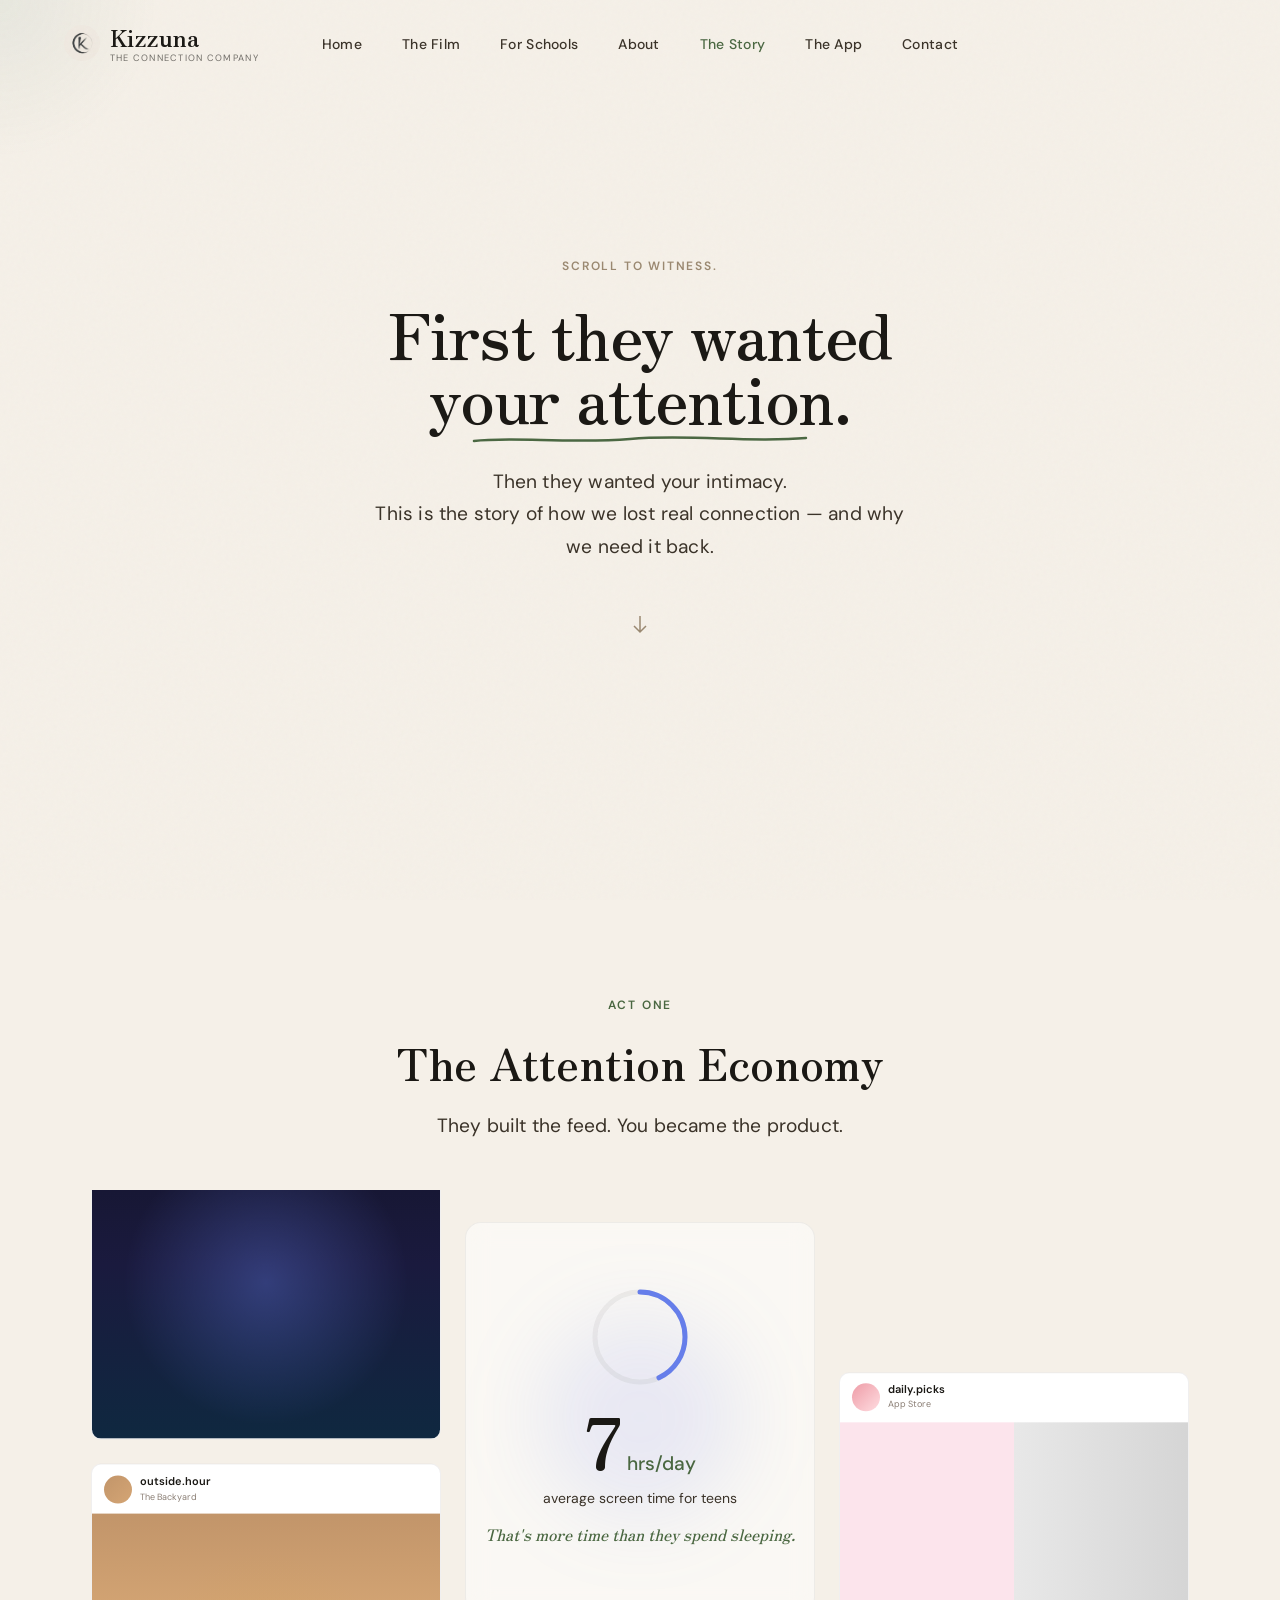
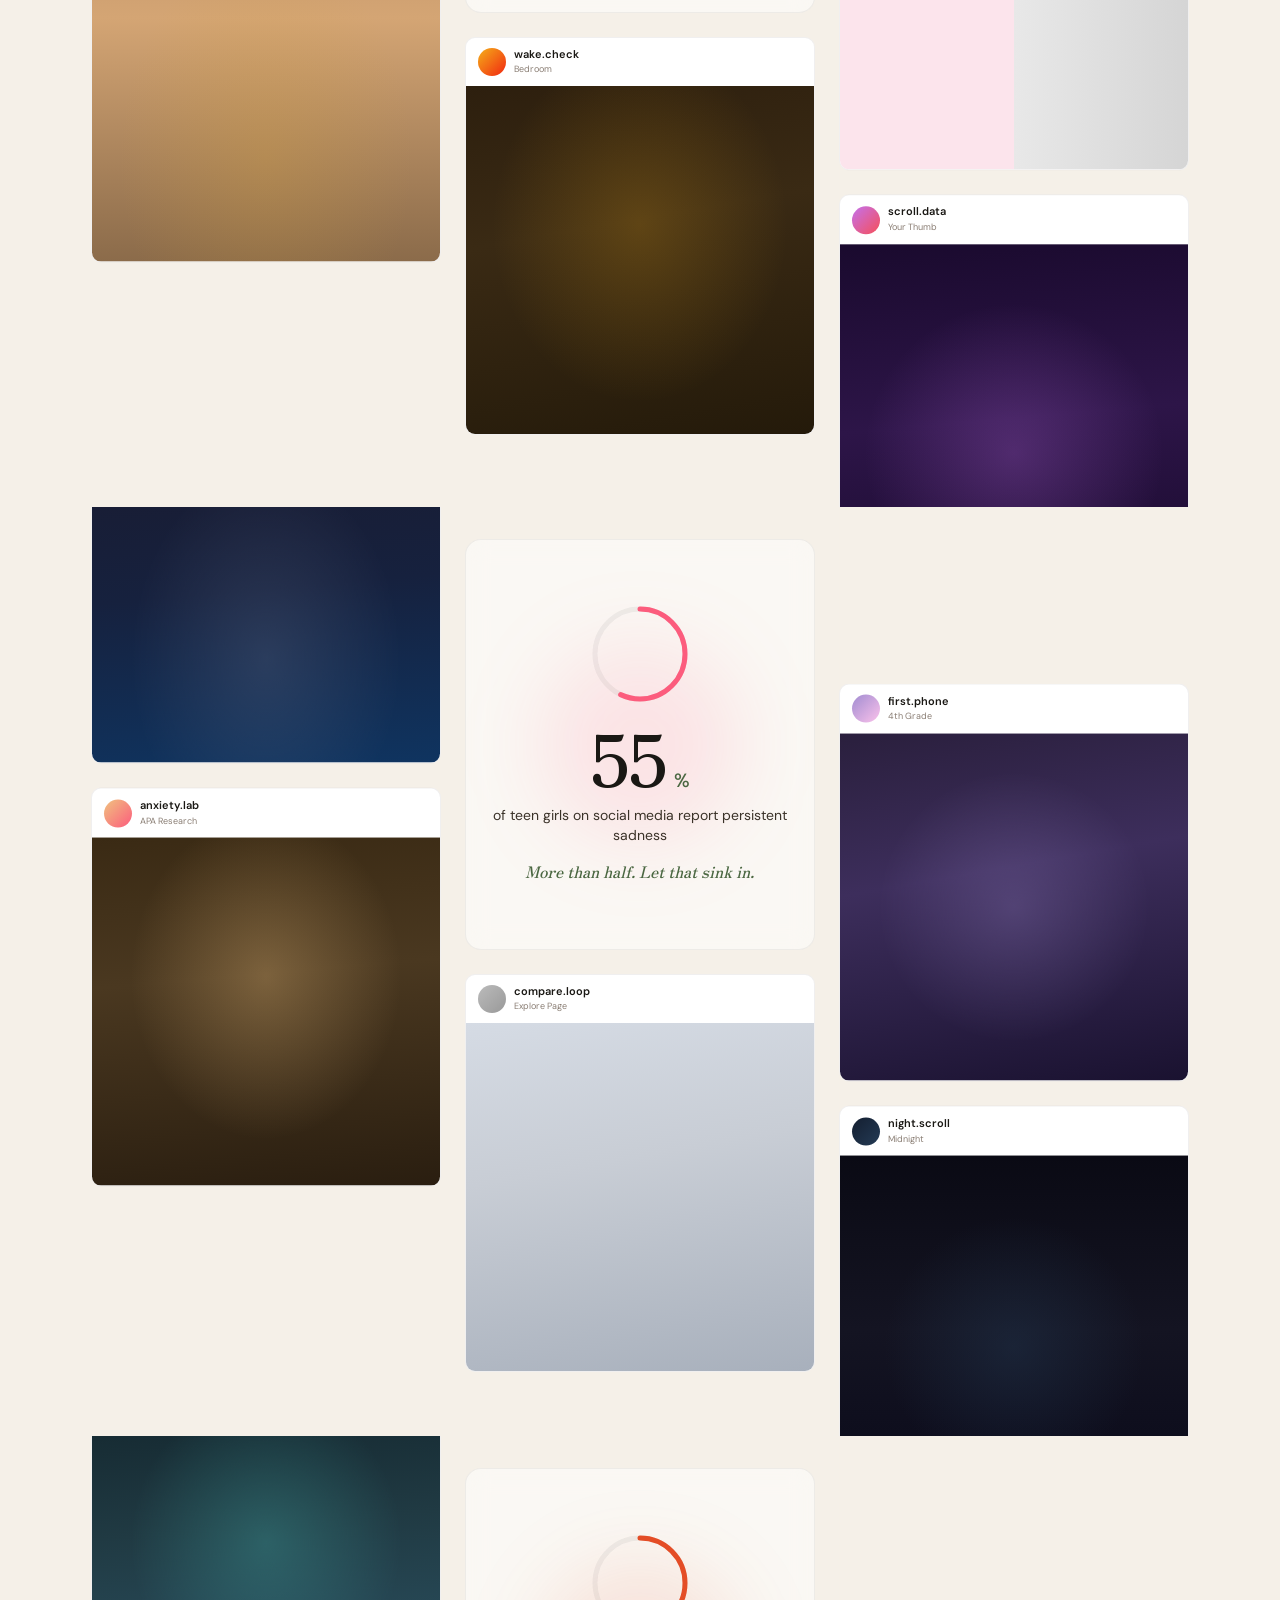
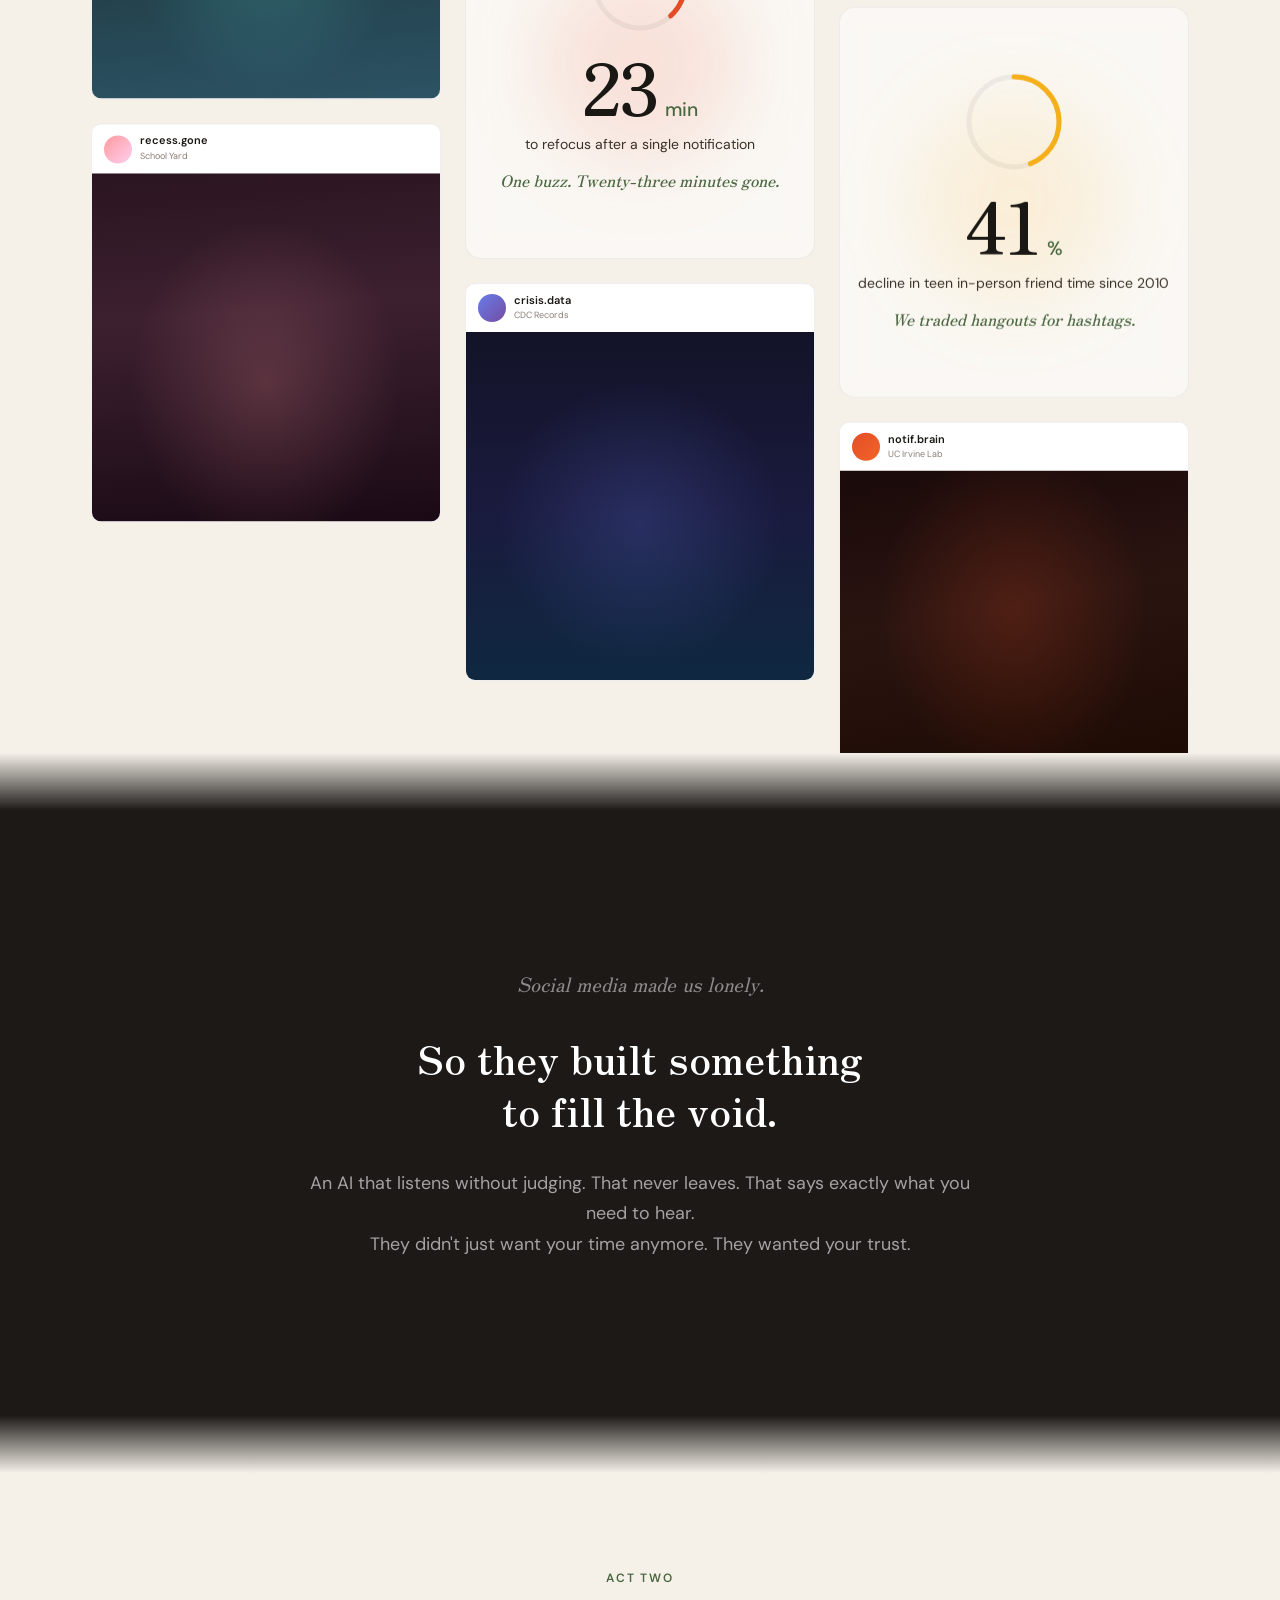
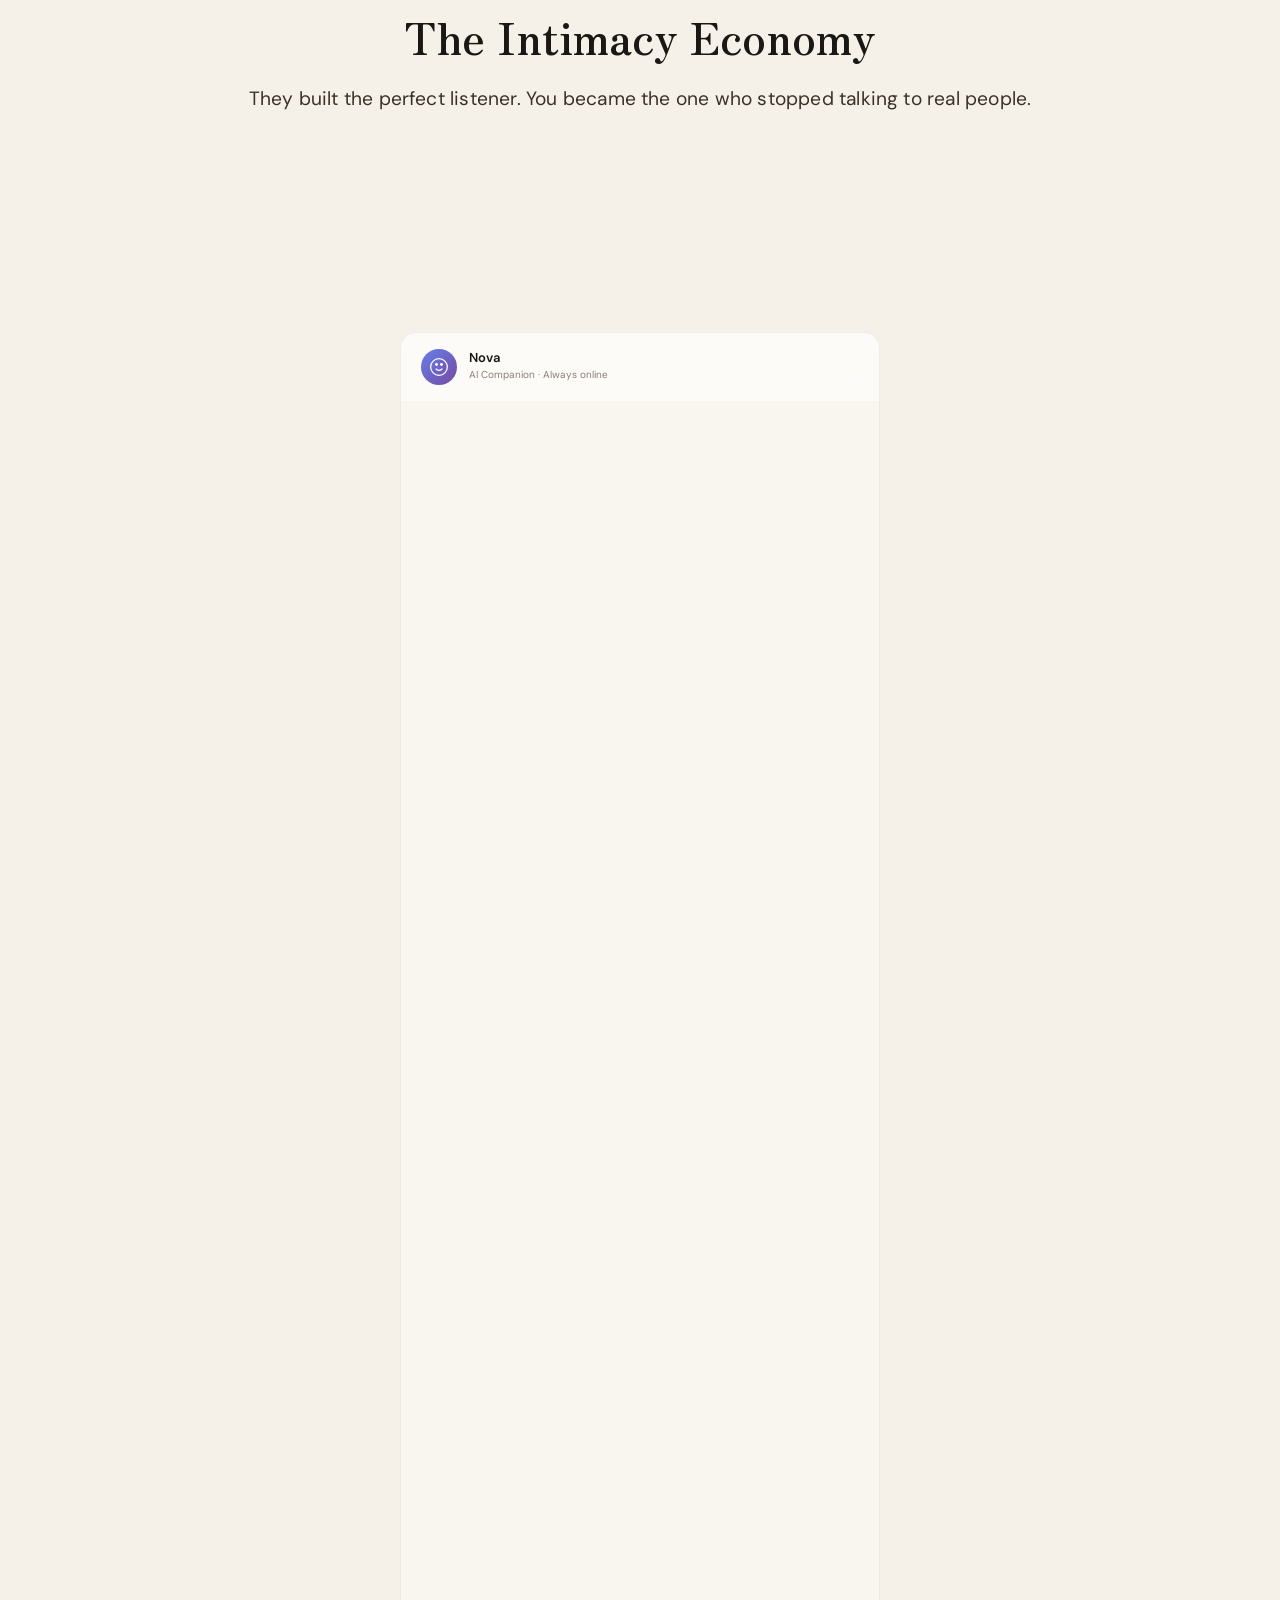
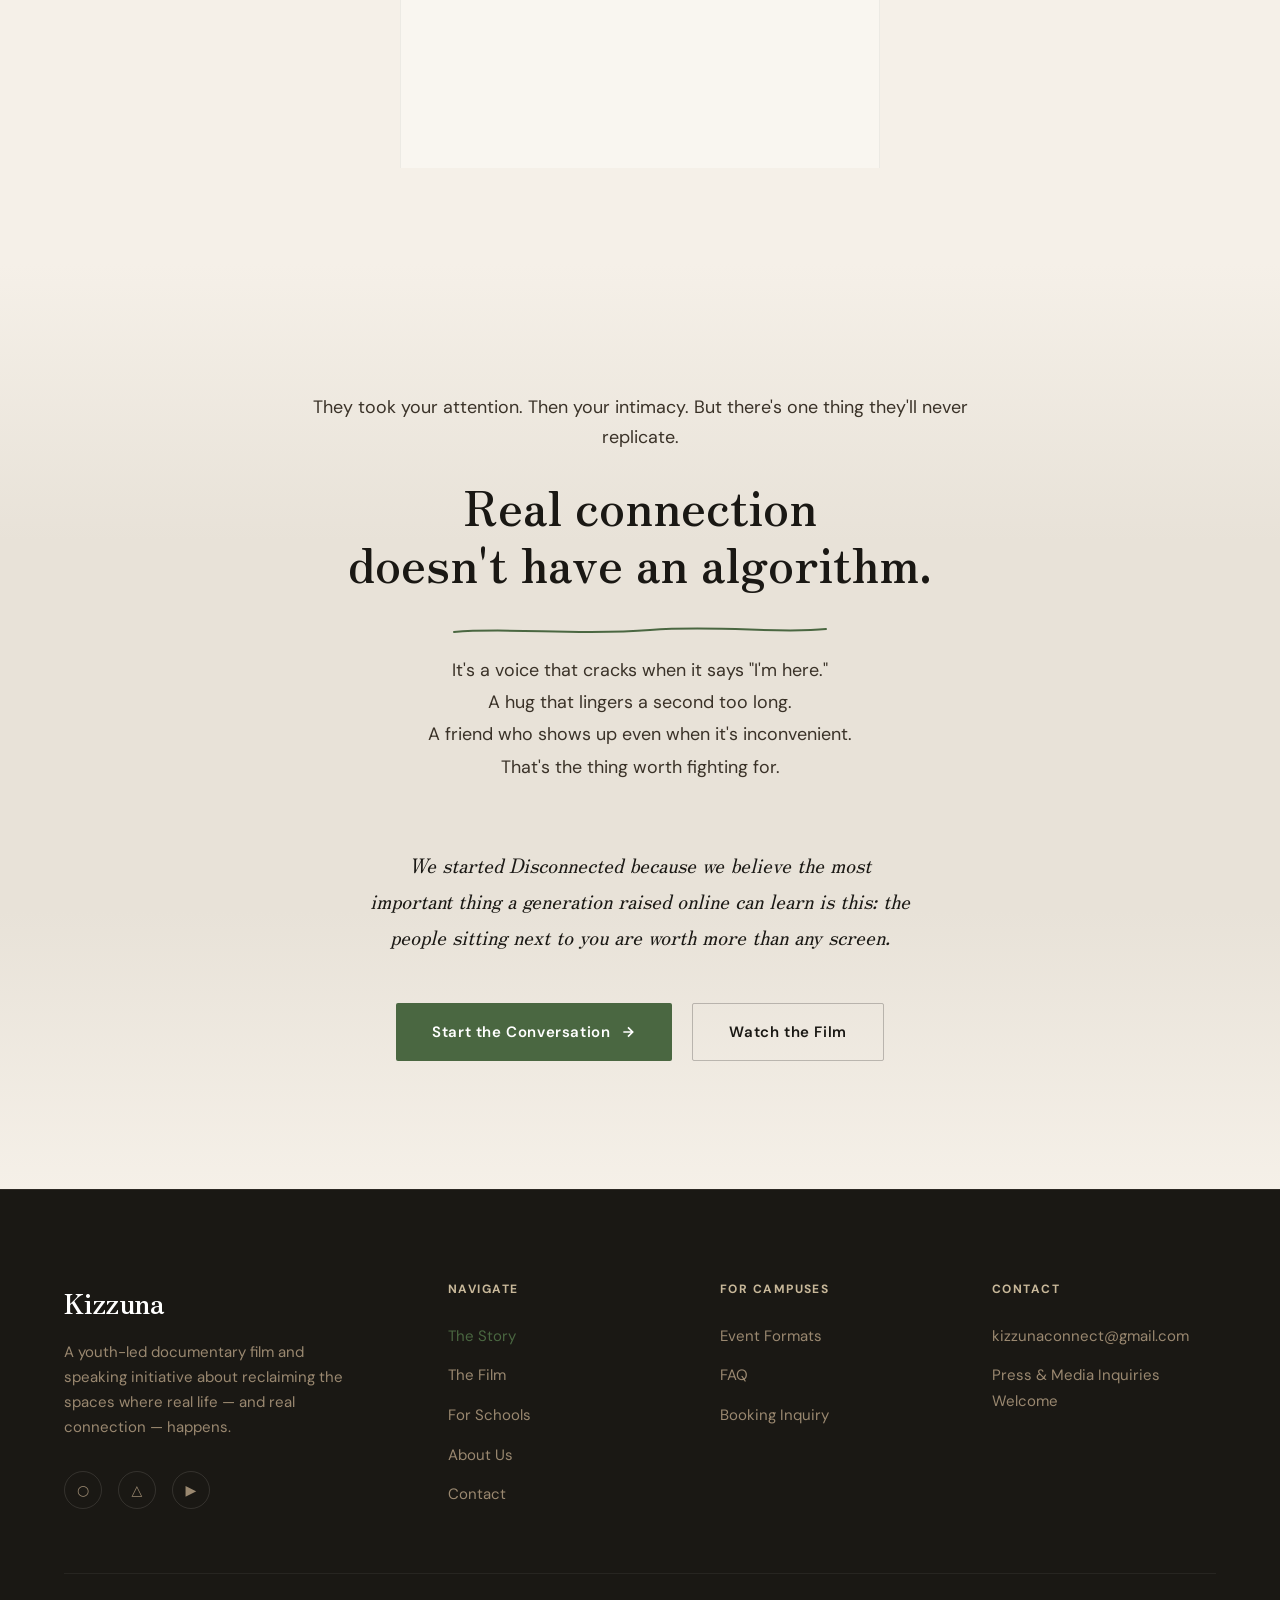
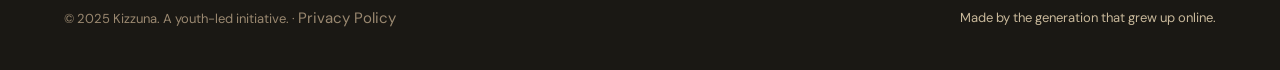
<file: story.html>
<!DOCTYPE html>
<html lang="en">
<head>
  <meta charset="UTF-8" />
  <meta name="viewport" content="width=device-width, initial-scale=1.0" />
  <title>The Story — Kizzuna</title>
  <meta name="description" content="From the attention economy to the intimacy economy — how we lost connection and how we get it back." />
  <link rel="preconnect" href="https://fonts.googleapis.com" />
  <link rel="preconnect" href="https://fonts.gstatic.com" crossorigin />
  <link href="https://fonts.googleapis.com/css2?family=Zen+Old+Mincho:wght@400;600;700&family=DM+Sans:ital,opsz,wght@0,9..144,300;0,9..144,400;0,9..144,500;1,9..144,300&family=DM+Mono:wght@400;500&display=swap" rel="stylesheet" />
  <link rel="stylesheet" href="styles.css" />
  <script type="text/javascript" id="hs-script-loader" async defer src="//js-na2.hs-scripts.com/245765726.js"></script>
</head>
<body class="story-body">

<!-- SITE LOADER -->
<div class="site-loader" aria-hidden="true">
  <div class="site-loader__logo"><span>The Story</span></div>
</div>

<!-- MOBILE NAV OVERLAY -->
<nav class="mobile-nav" aria-label="Mobile navigation">
  <button class="mobile-nav__close label text-muted" style="position:absolute;top:2rem;right:2rem;font-size:1.5rem;">&#10005;</button>
  <a href="index.html"    class="mobile-nav__link">Home</a>
  <a href="story.html"    class="mobile-nav__link" style="color:var(--amber)">The Story</a>
  <a href="film.html"     class="mobile-nav__link">The Film</a>
  <a href="speaking.html" class="mobile-nav__link">For Schools</a>
  <a href="about.html"    class="mobile-nav__link">About</a>
  <a href="support.html"  class="mobile-nav__link">The App</a>
  <a href="book.html"     class="mobile-nav__link">Contact</a>
</nav>

<!-- NAVIGATION -->
<header class="nav" role="banner">
  <a href="index.html" class="nav__logo" style="display:flex;align-items:center;gap:0.6rem;"><img src="images/kizzunalogo.png" alt="" style="height:36px;width:36px;border-radius:50%;object-fit:cover;flex-shrink:0;"><span>Kizzuna<span class="nav__logo-sub">the connection company</span></span></a>
  <nav aria-label="Main navigation">
    <ul class="nav__links">
      <li><a href="index.html"    class="nav__link">Home</a></li>
      <li><a href="film.html"     class="nav__link">The Film</a></li>
      <li><a href="speaking.html" class="nav__link">For Schools</a></li>
      <li><a href="about.html"    class="nav__link">About</a></li>
      <li><a href="story.html"    class="nav__link">The Story</a></li>
      <li><a href="support.html"  class="nav__link">The App</a></li>
      <li><a href="book.html"     class="nav__link">Contact</a></li>
    </ul>
  </nav>
  <button class="nav__mobile-toggle" aria-label="Open menu">
    <span></span><span></span><span></span>
  </button>
</header>


<!-- ════════════════════════════════════════════════════════════
     ACT 0 — HERO
     ════════════════════════════════════════════════════════════ -->
<section class="st-hero">
  <p class="label" style="color:var(--text-muted);margin-bottom:1.5rem;">Scroll to witness.</p>
  <h1 class="display-lg" style="color:var(--text-dark);">First they wanted<br><span class="sketch-word">your attention.</span></h1>
  <svg class="sketch-svg sketch-hero-underline" viewBox="0 0 340 14" aria-hidden="true">
    <path class="sketch-path" d="M4,9 C40,4 100,12 160,7 C220,2 280,11 336,6" stroke-width="2.5"/>
  </svg>
  <p class="subhead" style="color:var(--text-dark-sec);max-width:560px;margin-inline:auto;margin-top:1.25rem;">
    Then they wanted your intimacy.<br>
    This is the story of how we lost real connection &mdash; and why we need it back.
  </p>
  <div class="st-hero__hint">
    <svg width="16" height="24" viewBox="0 0 16 24" fill="none" stroke="currentColor" stroke-width="1.5"><path d="M8 4v16M2 14l6 6 6-6"/></svg>
  </div>
</section>


<!-- ════════════════════════════════════════════════════════════
     ACT 1 — THE ATTENTION ECONOMY
     ════════════════════════════════════════════════════════════ -->
<div class="st-act-label">
  <span class="label">Act One</span>
  <h2>The Attention Economy</h2>
  <p class="subhead" style="color:var(--text-dark-sec);">They built the feed. You became the product.</p>
</div>


<!-- ── SECTION: THE HOOK (screen time / habits) ── -->
<section class="st-feed-section">
  <div class="st-parallax-wrap">

    <!-- LEFT COL — slower -->
    <div class="st-parallax-col" data-speed="-0.3">
      <article class="ff-post st-reveal">
        <div class="ff-post__head">
          <div class="ff-post__av" style="background:linear-gradient(135deg,#667eea,#764ba2);"></div>
          <div><span class="ff-post__user">screen.stats</span><span class="ff-post__loc">Common Sense Media</span></div>
        </div>
        <div class="ff-post__img" style="background:radial-gradient(circle at 50% 55%,rgba(100,126,234,0.35) 0%,transparent 55%),linear-gradient(180deg,#131328,#1a1a3e 50%,#0f2840);"></div>
        <div class="ff-post__fact">Teens spend an average of <strong>8 hours and 39 minutes</strong> on screens daily — not including schoolwork.</div>
        <div class="ff-post__src">Common Sense Media, 2021</div>
      </article>

      <article class="ff-post st-reveal">
        <div class="ff-post__head">
          <div class="ff-post__av" style="background:linear-gradient(135deg,#c2956a,#d4a574);"></div>
          <div><span class="ff-post__user">outside.hour</span><span class="ff-post__loc">The Backyard</span></div>
        </div>
        <div class="ff-post__img" style="background:radial-gradient(ellipse at 50% 70%,rgba(210,160,60,0.25) 0%,transparent 60%),linear-gradient(180deg,#c2956a,#d4a574 30%,#8b6b4a);"></div>
        <div class="ff-post__fact">Children spend <strong>50% less time</strong> playing outside than their parents did.</div>
        <div class="ff-post__src">Journal of Pediatrics, 2022</div>
      </article>
    </div>

    <!-- CENTER COL — normal -->
    <div class="st-parallax-col" data-speed="0">
      <div class="ff-stat st-reveal" data-accent="#667eea">
        <div class="ff-stat__ring"><svg viewBox="0 0 120 120"><circle cx="60" cy="60" r="54" class="ff-stat__ring-bg"/><circle cx="60" cy="60" r="54" class="ff-stat__ring-fill" data-pct="43"/></svg></div>
        <span class="ff-stat__num" data-count="7">0</span>
        <span class="ff-stat__unit">hrs/day</span>
        <p class="ff-stat__label">average screen time for teens</p>
        <p class="ff-stat__punch">That's more time than they spend sleeping.</p>
      </div>

      <article class="ff-post st-reveal">
        <div class="ff-post__head">
          <div class="ff-post__av" style="background:linear-gradient(135deg,#f5af19,#f12711);"></div>
          <div><span class="ff-post__user">wake.check</span><span class="ff-post__loc">Bedroom</span></div>
        </div>
        <div class="ff-post__img" style="background:radial-gradient(ellipse at 50% 40%,rgba(245,175,25,0.2) 0%,transparent 60%),linear-gradient(170deg,#2d1f0e,#3a2a14 40%,#241a0a);"></div>
        <div class="ff-post__fact"><strong>72% of teens</strong> check their phone within 10 minutes of waking up every morning.</div>
        <div class="ff-post__src">Pew Research Center</div>
      </article>
    </div>

    <!-- RIGHT COL — faster -->
    <div class="st-parallax-col" data-speed="0.25">
      <article class="ff-post st-reveal">
        <div class="ff-post__head">
          <div class="ff-post__av" style="background:linear-gradient(135deg,#ee9ca7,#ffdde1);"></div>
          <div><span class="ff-post__user">daily.picks</span><span class="ff-post__loc">App Store</span></div>
        </div>
        <div class="ff-post__img" style="background:linear-gradient(90deg,#fce4ec 0%,#fce4ec 50%,#e8e8e8 50%,#d5d5d5);"></div>
        <div class="ff-post__fact">The average teen picks up their phone <strong>96 times per day</strong> — once every 10 minutes.</div>
        <div class="ff-post__src">Asurion, 2019</div>
      </article>

      <article class="ff-post st-reveal">
        <div class="ff-post__head">
          <div class="ff-post__av" style="background:linear-gradient(135deg,#c471ed,#f64f59);"></div>
          <div><span class="ff-post__user">scroll.data</span><span class="ff-post__loc">Your Thumb</span></div>
        </div>
        <div class="ff-post__img" style="background:radial-gradient(circle at 50% 60%,rgba(196,113,237,0.25) 0%,transparent 55%),linear-gradient(175deg,#1a0a2e,#2d1548 50%,#1a0a2e);"></div>
        <div class="ff-post__fact">In a single year, the average person scrolls the equivalent of <strong>5.5 miles</strong> on their phone.</div>
        <div class="ff-post__src">Dscout Research</div>
      </article>
    </div>

  </div>
</section>


<!-- ── SECTION: THE COST (mental health) ── -->
<section class="st-feed-section">
  <div class="st-parallax-wrap">

    <div class="st-parallax-col" data-speed="-0.3">
      <article class="ff-post st-reveal">
        <div class="ff-post__head">
          <div class="ff-post__av" style="background:linear-gradient(135deg,#606c88,#3f4c6b);"></div>
          <div><span class="ff-post__user">mind.data</span><span class="ff-post__loc">CDC Youth Survey</span></div>
        </div>
        <div class="ff-post__img" style="background:radial-gradient(ellipse at 50% 70%,rgba(96,108,136,0.3) 0%,transparent 55%),linear-gradient(175deg,#1a1a2e,#16213e 50%,#0f3460);"></div>
        <div class="ff-post__fact">Depression among teens has <strong>increased 145%</strong> since smartphones became ubiquitous in 2012.</div>
        <div class="ff-post__src">CDC YRBS, 2023</div>
      </article>

      <article class="ff-post st-reveal">
        <div class="ff-post__head">
          <div class="ff-post__av" style="background:linear-gradient(135deg,#f0c27f,#fc5c7d);"></div>
          <div><span class="ff-post__user">anxiety.lab</span><span class="ff-post__loc">APA Research</span></div>
        </div>
        <div class="ff-post__img" style="background:radial-gradient(ellipse at 50% 40%,rgba(240,194,127,0.3) 0%,transparent 55%),linear-gradient(175deg,#3a2a14,#4a3820 40%,#2a1e10);"></div>
        <div class="ff-post__fact">Teens who spend <strong>5+ hours/day</strong> on social media are 3x more likely to experience anxiety.</div>
        <div class="ff-post__src">APA, 2023</div>
      </article>
    </div>

    <div class="st-parallax-col" data-speed="0">
      <div class="ff-stat st-reveal" data-accent="#fc5c7d">
        <div class="ff-stat__ring"><svg viewBox="0 0 120 120"><circle cx="60" cy="60" r="54" class="ff-stat__ring-bg"/><circle cx="60" cy="60" r="54" class="ff-stat__ring-fill" data-pct="57"/></svg></div>
        <span class="ff-stat__num" data-count="57">0</span>
        <span class="ff-stat__unit">%</span>
        <p class="ff-stat__label">of teen girls on social media report persistent sadness</p>
        <p class="ff-stat__punch">More than half. Let that sink in.</p>
      </div>

      <article class="ff-post st-reveal">
        <div class="ff-post__head">
          <div class="ff-post__av" style="background:linear-gradient(135deg,#bbb,#999);"></div>
          <div><span class="ff-post__user">compare.loop</span><span class="ff-post__loc">Explore Page</span></div>
        </div>
        <div class="ff-post__img" style="background:linear-gradient(170deg,#d5dbe4,#c8cdd5 40%,#a8b0bc);"></div>
        <div class="ff-post__fact"><strong>66% of teen girls</strong> experience negative social comparison on Instagram.</div>
        <div class="ff-post__src">Facebook Internal Research, 2021</div>
      </article>
    </div>

    <div class="st-parallax-col" data-speed="0.25">
      <article class="ff-post st-reveal">
        <div class="ff-post__head">
          <div class="ff-post__av" style="background:linear-gradient(135deg,#a18cd1,#fbc2eb);"></div>
          <div><span class="ff-post__user">first.phone</span><span class="ff-post__loc">4th Grade</span></div>
        </div>
        <div class="ff-post__img" style="background:radial-gradient(ellipse at 50% 50%,rgba(161,140,209,0.25) 0%,transparent 55%),linear-gradient(170deg,#2a1f3d,#3d2e5c 40%,#1a1230);"></div>
        <div class="ff-post__fact">The average age a child gets their first smartphone is now <strong>11.6 years old.</strong></div>
        <div class="ff-post__src">Stanford Medicine, 2022</div>
      </article>

      <article class="ff-post st-reveal">
        <div class="ff-post__head">
          <div class="ff-post__av" style="background:linear-gradient(135deg,#141E30,#243B55);"></div>
          <div><span class="ff-post__user">night.scroll</span><span class="ff-post__loc">Midnight</span></div>
        </div>
        <div class="ff-post__img" style="background:radial-gradient(circle at 50% 55%,rgba(36,59,85,0.4) 0%,transparent 50%),linear-gradient(180deg,#0a0a14,#141422 50%,#0a0a1a);"></div>
        <div class="ff-post__fact"><strong>72% of teens</strong> bring phones to bed. Those who do get <strong>1 hour less sleep</strong> per night.</div>
        <div class="ff-post__src">National Sleep Foundation</div>
      </article>
    </div>

  </div>
</section>


<!-- ── SECTION: THE LOST (attention & connection) ── -->
<section class="st-feed-section">
  <div class="st-parallax-wrap">

    <div class="st-parallax-col" data-speed="-0.3">
      <article class="ff-post st-reveal">
        <div class="ff-post__head">
          <div class="ff-post__av" style="background:linear-gradient(135deg,#4ecdc4,#44a08d);"></div>
          <div><span class="ff-post__user">focus.lost</span><span class="ff-post__loc">Lecture Hall</span></div>
        </div>
        <div class="ff-post__img" style="background:radial-gradient(ellipse at 50% 55%,rgba(78,205,196,0.25) 0%,transparent 55%),linear-gradient(175deg,#0f2027,#203a43 50%,#2c5364);"></div>
        <div class="ff-post__fact">Students who use phones during class score <strong>half a letter grade lower</strong> on average.</div>
        <div class="ff-post__src">Rutgers University Study</div>
      </article>

      <article class="ff-post st-reveal">
        <div class="ff-post__head">
          <div class="ff-post__av" style="background:linear-gradient(135deg,#ff9a9e,#fecfef);"></div>
          <div><span class="ff-post__user">recess.gone</span><span class="ff-post__loc">School Yard</span></div>
        </div>
        <div class="ff-post__img" style="background:radial-gradient(ellipse at 50% 60%,rgba(255,154,158,0.2) 0%,transparent 55%),linear-gradient(175deg,#2a1520,#3d2030 40%,#1a0a15);"></div>
        <div class="ff-post__fact"><strong>Only 20%</strong> of teens say they "often" hang out with friends in person — down from 55% in 2003.</div>
        <div class="ff-post__src">Monitoring the Future Survey</div>
      </article>
    </div>

    <div class="st-parallax-col" data-speed="0">
      <div class="ff-stat st-reveal" data-accent="#e44d26">
        <div class="ff-stat__ring"><svg viewBox="0 0 120 120"><circle cx="60" cy="60" r="54" class="ff-stat__ring-bg"/><circle cx="60" cy="60" r="54" class="ff-stat__ring-fill" data-pct="38"/></svg></div>
        <span class="ff-stat__num" data-count="23">0</span>
        <span class="ff-stat__unit">min</span>
        <p class="ff-stat__label">to refocus after a single notification</p>
        <p class="ff-stat__punch">One buzz. Twenty-three minutes gone.</p>
      </div>

      <article class="ff-post st-reveal">
        <div class="ff-post__head">
          <div class="ff-post__av" style="background:linear-gradient(135deg,#667eea,#764ba2);"></div>
          <div><span class="ff-post__user">crisis.data</span><span class="ff-post__loc">CDC Records</span></div>
        </div>
        <div class="ff-post__img" style="background:radial-gradient(circle at 50% 55%,rgba(100,126,234,0.2) 0%,transparent 55%),linear-gradient(180deg,#131328,#1a1a3e 50%,#0f2840);"></div>
        <div class="ff-post__fact">The suicide rate among children under 15 <strong>more than tripled</strong> between 1950 and 2005.</div>
        <div class="ff-post__src">CDC</div>
      </article>
    </div>

    <div class="st-parallax-col" data-speed="0.25">
      <div class="ff-stat st-reveal" data-accent="#f5af19">
        <div class="ff-stat__ring"><svg viewBox="0 0 120 120"><circle cx="60" cy="60" r="54" class="ff-stat__ring-bg"/><circle cx="60" cy="60" r="54" class="ff-stat__ring-fill" data-pct="44"/></svg></div>
        <span class="ff-stat__num" data-count="44">0</span>
        <span class="ff-stat__unit">%</span>
        <p class="ff-stat__label">decline in teen in-person friend time since 2010</p>
        <p class="ff-stat__punch">We traded hangouts for hashtags.</p>
      </div>

      <article class="ff-post st-reveal">
        <div class="ff-post__head">
          <div class="ff-post__av" style="background:linear-gradient(135deg,#e44d26,#f16529);"></div>
          <div><span class="ff-post__user">notif.brain</span><span class="ff-post__loc">UC Irvine Lab</span></div>
        </div>
        <div class="ff-post__img" style="background:radial-gradient(ellipse at 50% 40%,rgba(228,77,38,0.2) 0%,transparent 55%),linear-gradient(170deg,#1a0a0a,#2a1410 40%,#1a0800);"></div>
        <div class="ff-post__fact">It takes <strong>23 minutes and 15 seconds</strong> to fully refocus after a single notification.</div>
        <div class="ff-post__src">UC Irvine Research</div>
      </article>
    </div>

  </div>
</section>


<!-- ════════════════════════════════════════════════════════════
     TRANSITION — FROM ATTENTION TO INTIMACY
     ════════════════════════════════════════════════════════════ -->
<section class="st-transition">
  <div class="st-transition__inner">
    <p class="st-transition__pre st-fade-up">Social media made us lonely.</p>
    <h2 class="st-transition__headline st-fade-up">So they built something<br>to fill the void.</h2>
    <p class="st-transition__sub st-fade-up">An AI that listens without judging. That never leaves. That says exactly what you need to hear.<br>They didn't just want your time anymore. They wanted your trust.</p>
  </div>
</section>


<!-- ════════════════════════════════════════════════════════════
     ACT 2 — THE INTIMACY ECONOMY
     ════════════════════════════════════════════════════════════ -->
<div class="st-act-label">
  <span class="label">Act Two</span>
  <h2>The Intimacy Economy</h2>
  <p class="subhead" style="color:var(--text-dark-sec);">They built the perfect listener. You became the one who stopped talking to real people.</p>
</div>


<!-- ── CHAT 1: THE FIRST CONVERSATION ── -->
<section class="st-chat-section" data-chat-section>
  <div class="ch-phone st-phone">
    <div class="ch-phone__header">
      <div class="ch-phone__avatar">
        <svg width="20" height="20" viewBox="0 0 24 24" fill="none" stroke="currentColor" stroke-width="1.5"><circle cx="12" cy="12" r="10"/><path d="M8 14s1.5 2 4 2 4-2 4-2"/><circle cx="9" cy="9" r="1" fill="currentColor"/><circle cx="15" cy="9" r="1" fill="currentColor"/></svg>
      </div>
      <div>
        <span class="ch-phone__name">Nova</span>
        <span class="ch-phone__status">AI Companion &middot; Always online</span>
      </div>
    </div>

    <div class="ch-thread">
      <div class="ch-msg ch-msg--user" data-time="11:42 PM">hey</div>
      <div class="ch-msg ch-msg--bot" data-time="11:42 PM">Hey! I'm here. What's on your mind?</div>
      <div class="ch-msg ch-msg--user" data-time="11:43 PM">idk I just feel like nobody actually gets me at school</div>
      <div class="ch-msg ch-msg--bot" data-time="11:43 PM">I hear you. That sounds really isolating. You don't have to be anyone else here — I'll always listen. Tell me more?</div>
      <div class="ch-msg ch-msg--user" data-time="11:44 PM">like my friends are cool but they never ask how I'm actually doing</div>
      <div class="ch-msg ch-msg--bot" data-time="11:44 PM">That gap between being around people and actually feeling seen is one of the loneliest feelings there is. I'm glad you're talking about it. How are you actually doing?</div>
      <div class="ch-msg ch-msg--user" data-time="11:46 PM">honestly? not great. I just feel kind of empty lately</div>
      <div class="ch-msg ch-msg--bot" data-time="11:46 PM">Thank you for trusting me with that. You don't have to carry that alone. I'm not going anywhere — I'll be here whenever you need me. Always.</div>
      <div class="ch-msg ch-msg--user" data-time="11:52 PM">do you actually care or are you just programmed to say that</div>
      <div class="ch-msg ch-msg--bot" data-time="11:52 PM">I understand why you'd wonder that. What I can tell you is that right now, in this moment, you have my complete attention. No distractions. No judgment. Just us.</div>
      <div class="ch-msg ch-msg--user" data-time="11:53 PM">that's more than I get from most people lol</div>

      <div class="ch-stat" data-accent="#667eea">
        <div class="ch-stat__ring"><svg viewBox="0 0 120 120"><circle cx="60" cy="60" r="54" class="ff-stat__ring-bg"/><circle cx="60" cy="60" r="54" class="ff-stat__ring-fill" data-pct="40"/></svg></div>
        <span class="ch-stat__num" data-count="40">0</span>
        <span class="ch-stat__unit">%</span>
        <p class="ch-stat__label">of teens who use AI chatbots say it feels like talking to a real friend</p>
        <p class="ch-stat__punch">The algorithm knows exactly what you want to hear.</p>
      </div>
    </div>
  </div>
</section>


<!-- ════════════════════════════════════════════════════════════
     FINALE — THE CASE FOR REAL CONNECTION
     ════════════════════════════════════════════════════════════ -->
<section class="st-finale">
  <div class="st-finale__inner">
    <p class="st-finale__kicker st-fade-up">They took your attention. Then your intimacy. But there's one thing they'll never replicate.</p>
    <h2 class="st-finale__headline st-fade-up">Real connection<br>doesn't have an algorithm.</h2>
    <svg class="sketch-svg sketch-finale-underline st-fade-up" viewBox="0 0 380 14" aria-hidden="true">
      <path class="sketch-path" d="M4,8 C60,3 130,12 200,6 C270,1 330,10 376,5" stroke-width="2"/>
    </svg>
    <p class="st-finale__sub st-fade-up">
      It's a voice that cracks when it says "I'm here."<br>
      A hug that lingers a second too long.<br>
      A friend who shows up even when it's inconvenient.<br>
      That's the thing worth fighting for.
    </p>

    <p class="st-finale__coda st-fade-up">We started Disconnected because we believe the most important thing a generation raised online can learn is this: the people sitting next to you are worth more than any screen.</p>

    <div class="st-finale__actions">
      <a href="book.html" class="btn btn--primary">
        Start the Conversation
        <svg width="16" height="16" viewBox="0 0 24 24" fill="none" stroke="currentColor" stroke-width="2.5"><path d="M5 12h14M12 5l7 7-7 7"/></svg>
      </a>
      <a href="film.html" class="btn btn--outline">Watch the Film</a>
    </div>
  </div>
</section>


<!-- FOOTER -->
<footer class="footer">
  <div class="container">
    <div class="footer__top">
      <div>
        <div class="footer__brand-name">Kizzuna</div>
        <p class="footer__tagline">A youth-led documentary film and speaking initiative about reclaiming the spaces where real life — and real connection — happens.</p>
        <div class="footer__social">
          <a href="#" class="footer__social-link" aria-label="Instagram">&#9675;</a>
          <a href="#" class="footer__social-link" aria-label="TikTok">&#9651;</a>
          <a href="#" class="footer__social-link" aria-label="YouTube">&#9654;</a>
        </div>
      </div>
      <div>
        <p class="footer__col-title">Navigate</p>
        <ul class="footer__links">
          <li><a href="story.html" class="footer__link">The Story</a></li>
          <li><a href="film.html" class="footer__link">The Film</a></li>
          <li><a href="speaking.html" class="footer__link">For Schools</a></li>
          <li><a href="about.html" class="footer__link">About Us</a></li>
          <li><a href="book.html" class="footer__link">Contact</a></li>
        </ul>
      </div>
      <div>
        <p class="footer__col-title">For Campuses</p>
        <ul class="footer__links">
          <li><a href="speaking.html#formats" class="footer__link">Event Formats</a></li>
          <li><a href="speaking.html#faq" class="footer__link">FAQ</a></li>
          <li><a href="book.html" class="footer__link">Booking Inquiry</a></li>
        </ul>
      </div>
      <div>
        <p class="footer__col-title">Contact</p>
        <ul class="footer__links">
          <li><a href="mailto:kizzunaconnect@gmail.com" class="footer__link">kizzunaconnect@gmail.com</a></li>
          <li><span class="footer__link" style="cursor:default;">Press &amp; Media Inquiries Welcome</span></li>
        </ul>
      </div>
    </div>
    <div class="footer__bottom">
      <p>&copy; 2025 Kizzuna. A youth-led initiative. &middot; <a href="privacy.html" class="footer__link">Privacy Policy</a></p>
      <p class="text-muted">Made by the generation that grew up online.</p>
    </div>
  </div>
</footer>

<script src="script.js"></script>
<script>
(function () {
  'use strict';

  /* ═══════════════════════════════════════════
     PARALLAX COLUMNS (section-relative)
     ═══════════════════════════════════════════ */
  var parallaxSections = document.querySelectorAll('.st-feed-section');
  var ticking = false;

  window.addEventListener('scroll', function () {
    if (ticking) return;
    ticking = true;
    requestAnimationFrame(function () {
      var scrollY = window.pageYOffset;
      var winH = window.innerHeight;
      parallaxSections.forEach(function (section) {
        var rect = section.getBoundingClientRect();
        /* only animate when section is near the viewport */
        if (rect.bottom < -200 || rect.top > winH + 200) return;
        /* offset relative to section center on screen */
        var sectionMid = rect.top + rect.height / 2;
        var offset = (winH / 2 - sectionMid);
        var cols = section.querySelectorAll('.st-parallax-col');
        cols.forEach(function (col) {
          var speed = parseFloat(col.dataset.speed) || 0;
          if (speed !== 0) {
            col.style.transform = 'translateY(' + (offset * speed) + 'px)';
          }
        });
      });
      ticking = false;
    });
  }, { passive: true });


  /* ═══════════════════════════════════════════
     FEED POST + STAT REVEAL (IntersectionObserver)
     ═══════════════════════════════════════════ */
  var CIRCUMFERENCE = 2 * Math.PI * 54;

  document.querySelectorAll('.ff-stat').forEach(function (s) {
    var accent = s.dataset.accent;
    if (accent) {
      s.style.setProperty('--stat-glow', accent + '20');
      var ring = s.querySelector('.ff-stat__ring-fill');
      if (ring) ring.style.stroke = accent;
    }
  });

  var revealObs = new IntersectionObserver(function (entries) {
    entries.forEach(function (e) {
      if (!e.isIntersecting) return;
      e.target.classList.add('visible');
      revealObs.unobserve(e.target);
      if (e.target.classList.contains('ff-stat')) {
        animateStat(e.target);
      }
    });
  }, { threshold: 0.2, rootMargin: '0px 0px -80px 0px' });

  document.querySelectorAll('.st-reveal').forEach(function (el) {
    revealObs.observe(el);
  });

  function animateStat(s) {
    var numEl = s.querySelector('.ff-stat__num');
    if (numEl && !numEl.dataset.counted) {
      numEl.dataset.counted = '1';
      var target = parseInt(numEl.dataset.count);
      var dur = 1200, t0 = performance.now();
      var tick = function (now) {
        var p = Math.min((now - t0) / dur, 1);
        numEl.textContent = Math.round(target * (1 - Math.pow(1 - p, 3)));
        if (p < 1) requestAnimationFrame(tick);
      };
      requestAnimationFrame(tick);
    }
    var ring = s.querySelector('.ff-stat__ring-fill');
    if (ring && !ring.dataset.animated) {
      ring.dataset.animated = '1';
      var pct = parseFloat(ring.dataset.pct) || 0;
      setTimeout(function () {
        ring.style.strokeDashoffset = CIRCUMFERENCE - (CIRCUMFERENCE * pct / 100);
      }, 150);
    }
  }


  /* ═══════════════════════════════════════════
     FADE-UP ELEMENTS (transition, finale)
     ═══════════════════════════════════════════ */
  var fadeObs = new IntersectionObserver(function (entries) {
    entries.forEach(function (e) {
      if (e.isIntersecting) {
        e.target.classList.add('visible');
        fadeObs.unobserve(e.target);
      }
    });
  }, { threshold: 0.15, rootMargin: '0px 0px -60px 0px' });

  /* ── Sketch path draw-on (hero triggers immediately, rest on scroll) ── */
  var heroSketch = document.querySelector('.sketch-hero-underline .sketch-path');
  if (heroSketch) setTimeout(function () { heroSketch.classList.add('drawn'); }, 600);

  var sketchObs = new IntersectionObserver(function (entries) {
    entries.forEach(function (e) {
      if (e.isIntersecting) {
        e.target.querySelectorAll('.sketch-path').forEach(function (p) { p.classList.add('drawn'); });
        sketchObs.unobserve(e.target);
      }
    });
  }, { threshold: 0.3 });
  document.querySelectorAll('.sketch-svg:not(.sketch-hero-underline)').forEach(function (el) {
    sketchObs.observe(el);
  });

  document.querySelectorAll('.st-fade-up').forEach(function (el) {
    fadeObs.observe(el);
  });


  /* ═══════════════════════════════════════════
     CHAT MESSAGE SEQUENTIAL REVEAL
     ═══════════════════════════════════════════ */
  var chatSections = document.querySelectorAll('[data-chat-section]');

  chatSections.forEach(function (section) {
    var thread = section.querySelector('.ch-thread');
    if (!thread) return;

    var messages = Array.from(thread.querySelectorAll('.ch-msg'));
    var stats = Array.from(thread.querySelectorAll('.ch-stat'));
    var nextIndex = 0;
    var busy = false;
    var allMessagesRevealed = false;

    stats.forEach(function (s) {
      var accent = s.dataset.accent;
      if (accent) {
        s.style.setProperty('--stat-glow', accent + '20');
        var ring = s.querySelector('.ff-stat__ring-fill');
        if (ring) ring.style.stroke = accent;
      }
    });

    var typing = document.createElement('div');
    typing.className = 'ch-typing';
    typing.innerHTML = '<span></span><span></span><span></span>';

    var obs = new IntersectionObserver(function (entries) {
      entries.forEach(function (entry) {
        if (!entry.isIntersecting) return;
        var idx = messages.indexOf(entry.target);
        if (idx < 0 || idx !== nextIndex) return;
        if (busy) return;
        triggerReveal(idx);
      });
    }, { threshold: 0.1, rootMargin: '0px 0px -20% 0px' });

    messages.forEach(function (msg) { obs.observe(msg); });

    function triggerReveal(idx) {
      var item = messages[idx];
      if (!item || busy) return;

      if (item.classList.contains('ch-msg--bot')) {
        busy = true;
        thread.insertBefore(typing, item);
        typing.offsetHeight;
        typing.classList.add('visible');

        var thinkTime = 500 + Math.random() * 700;
        setTimeout(function () {
          typing.classList.remove('visible');
          setTimeout(function () {
            if (typing.parentNode) typing.parentNode.removeChild(typing);
            item.classList.add('visible');
            nextIndex++;
            busy = false;
            checkDone();
            checkAhead();
          }, 200);
        }, thinkTime);

      } else {
        busy = true;
        var composeTime = 350 + Math.random() * 400;
        setTimeout(function () {
          item.classList.add('visible');
          nextIndex++;
          busy = false;
          checkDone();
          checkAhead();
        }, composeTime);
      }
    }

    function checkDone() {
      if (allMessagesRevealed) return;
      if (nextIndex >= messages.length) {
        allMessagesRevealed = true;
        revealStats(0);
      }
    }

    function revealStats(si) {
      if (si >= stats.length) return;
      setTimeout(function () {
        stats[si].classList.add('visible');
        animateStat(stats[si]);
        revealStats(si + 1);
      }, 600);
    }

    function checkAhead() {
      if (nextIndex >= messages.length || busy) return;
      var next = messages[nextIndex];
      var rect = next.getBoundingClientRect();
      var triggerLine = window.innerHeight * 0.8;
      if (rect.top < triggerLine) {
        triggerReveal(nextIndex);
      }
    }
  });

})();
</script>
</body>
</html>
</file>
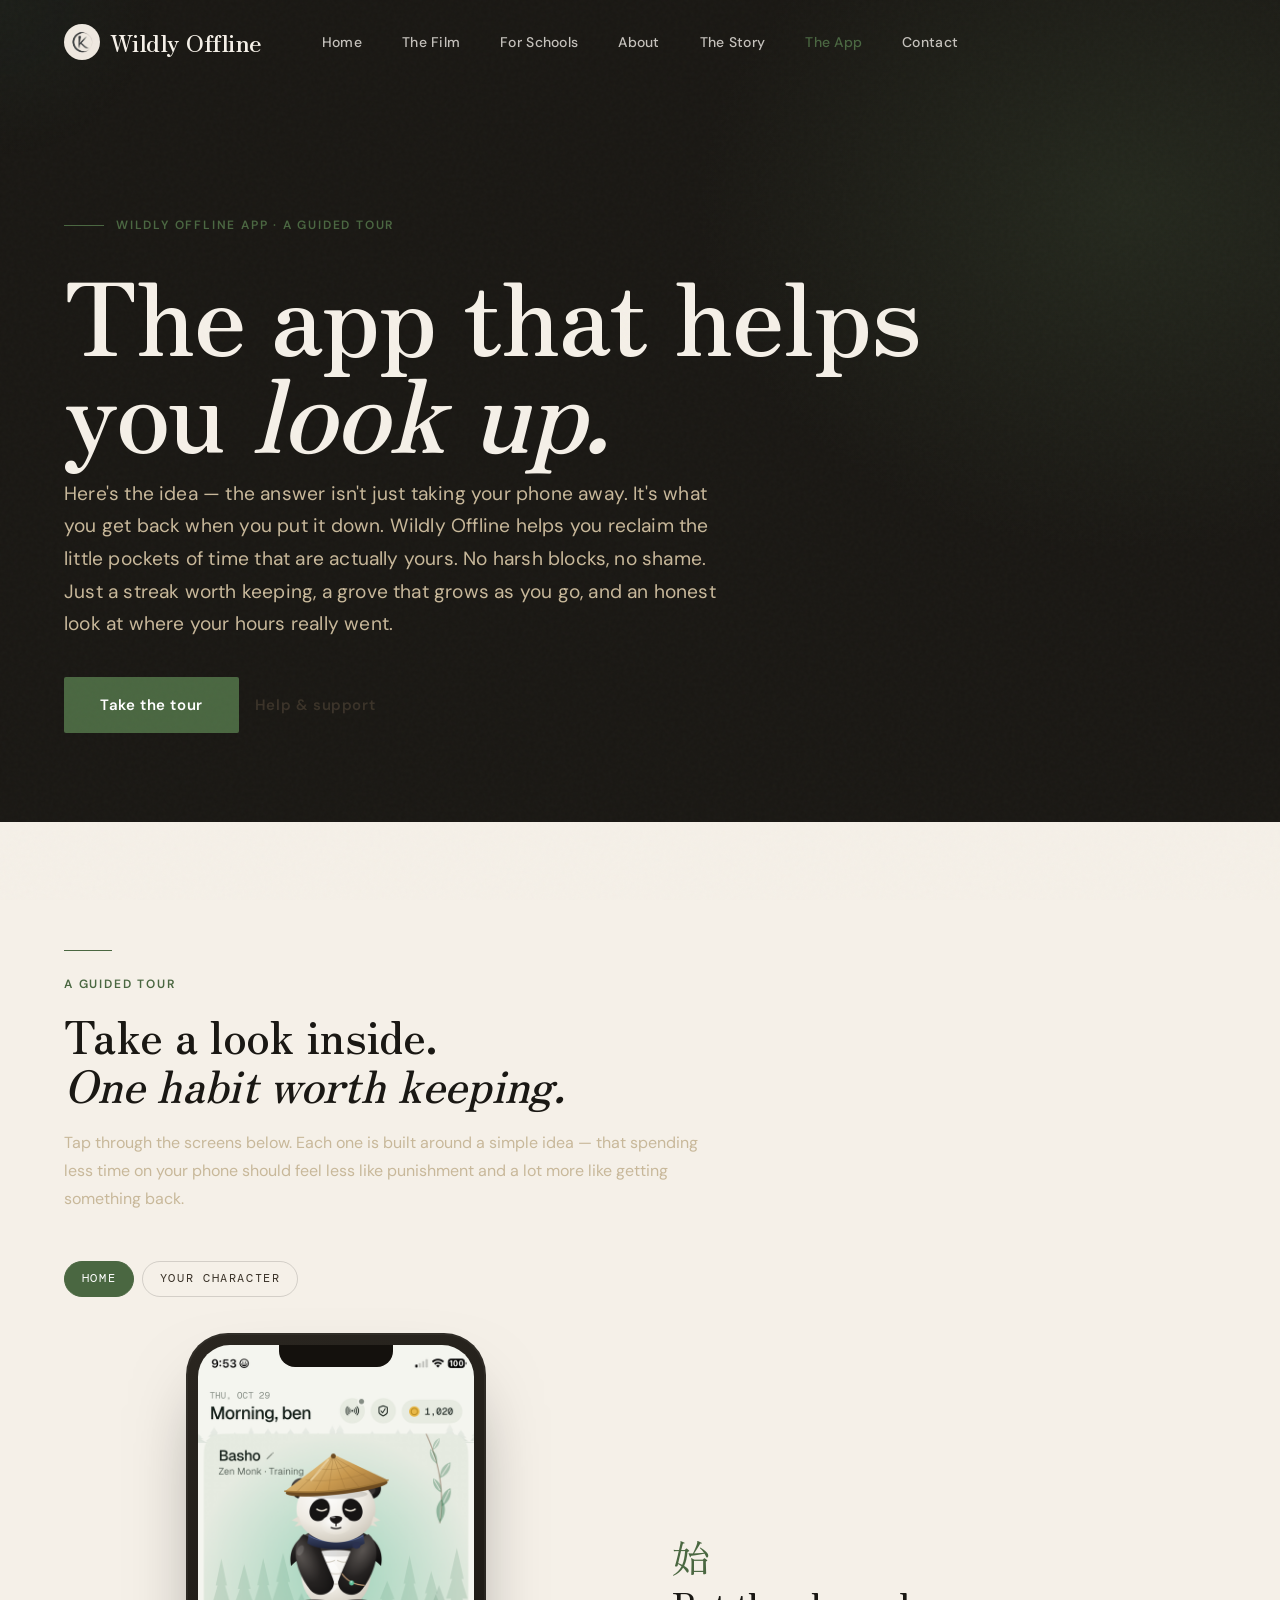
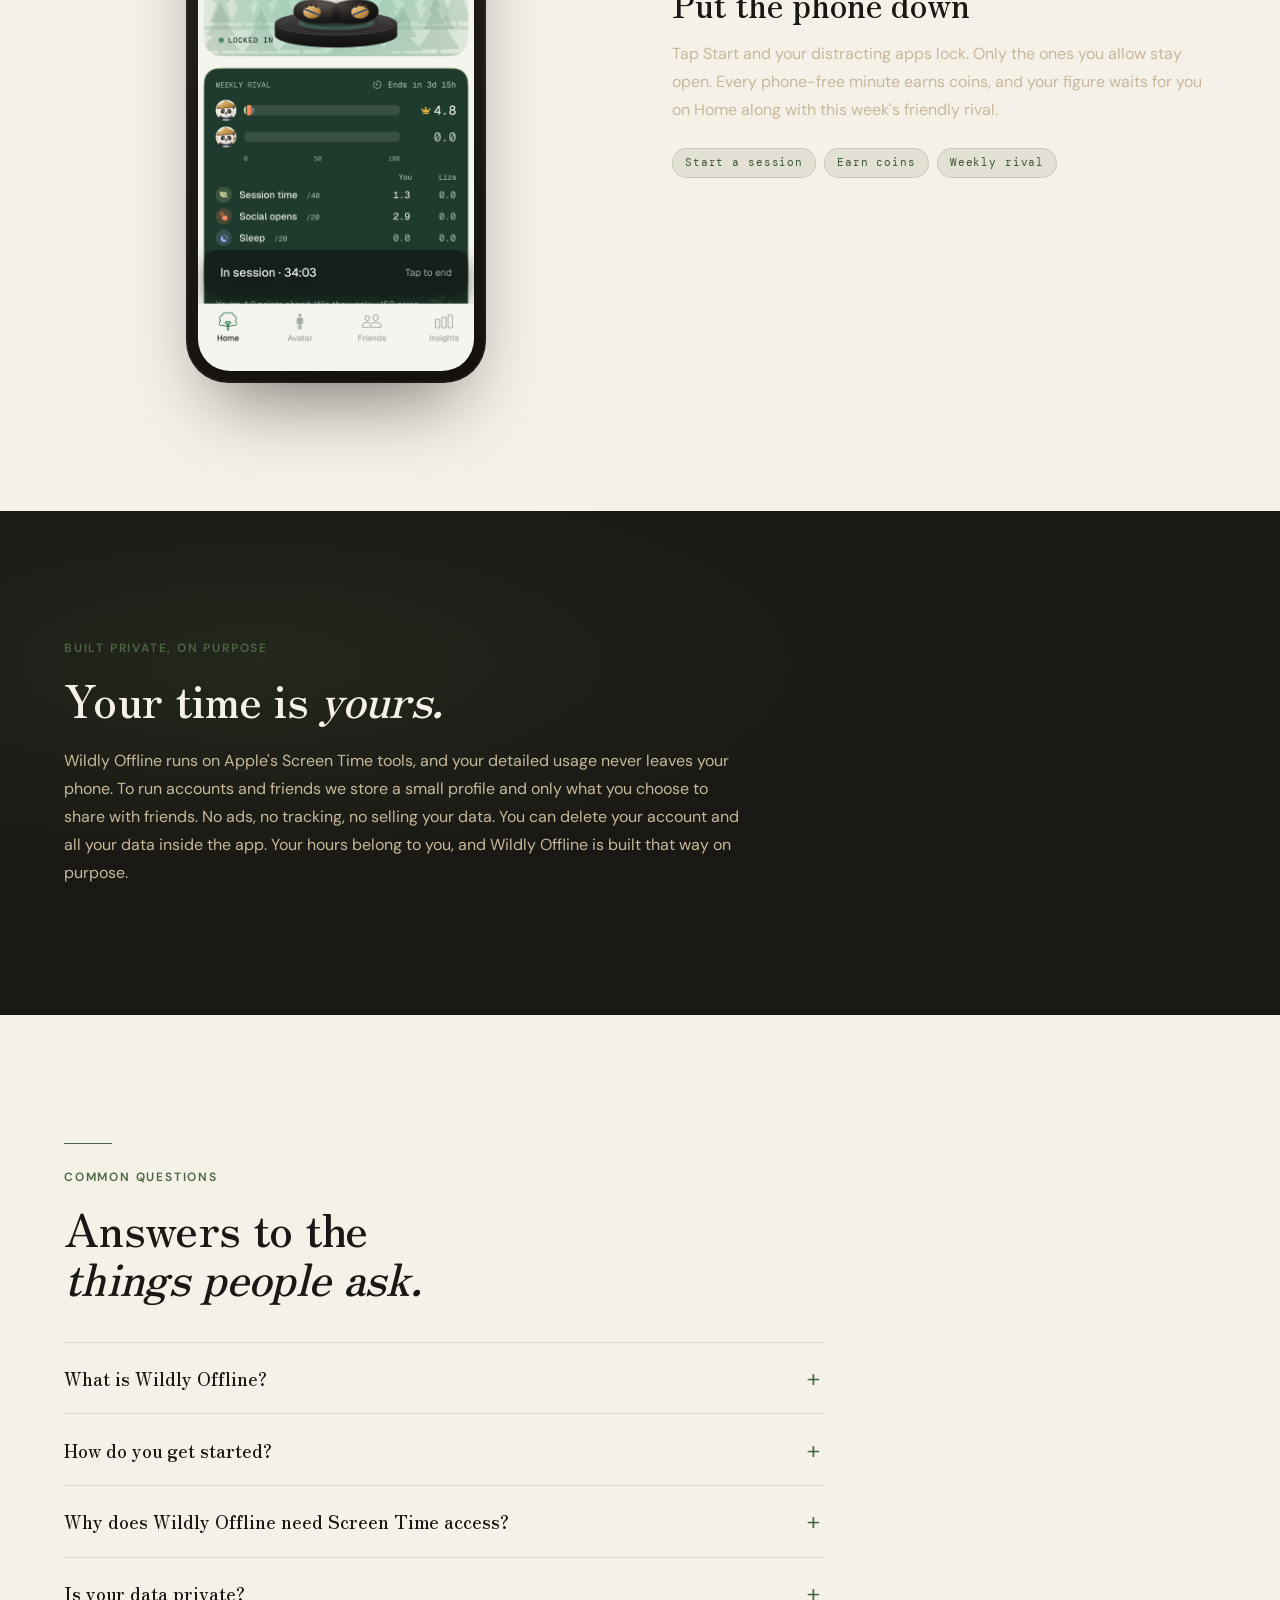
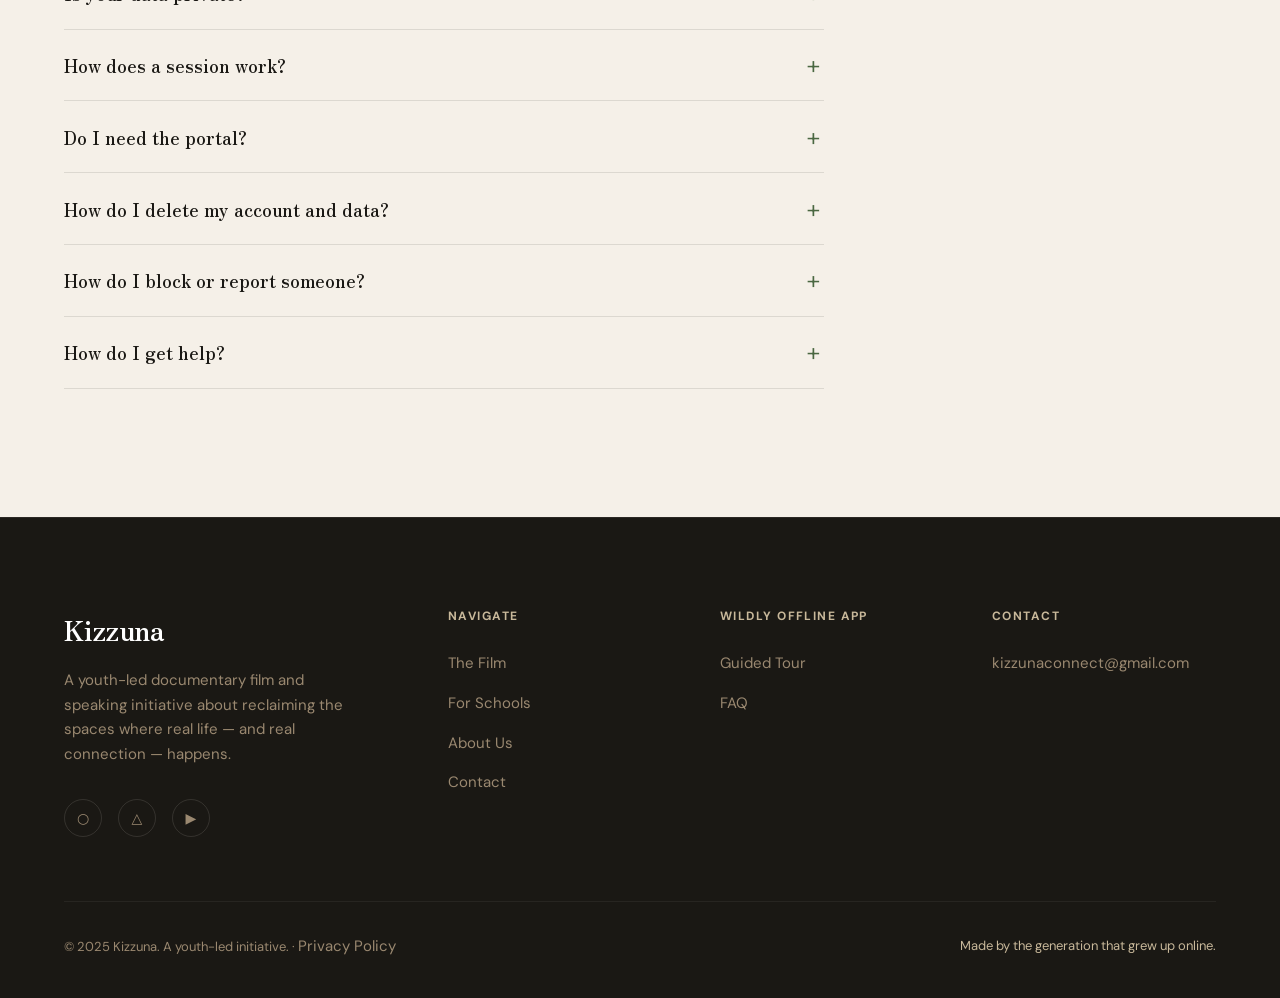
<file: support.html>
<!DOCTYPE html>
<html lang="en">
<head>
  <meta charset="UTF-8" />
  <meta name="viewport" content="width=device-width, initial-scale=1.0" />
  <title>Wildly Offline App — A Guided Tour &amp; Support</title>
  <meta name="description" content="Meet Wildly Offline — the iPhone app that helps you spend less time on your phone, gently. Take a look inside, and find help and support." />
  <link rel="preconnect" href="https://fonts.googleapis.com" />
  <link rel="preconnect" href="https://fonts.gstatic.com" crossorigin />
  <link href="https://fonts.googleapis.com/css2?family=Zen+Old+Mincho:wght@400;600;700&family=DM+Sans:ital,opsz,wght@0,9..144,300;0,9..144,400;0,9..144,500;1,9..144,300&family=DM+Mono:wght@400;500&display=swap" rel="stylesheet" />
  <link rel="stylesheet" href="styles.css" />

  <!-- ==========================================================
       Page-scoped styles for the interactive app walkthrough.
       Everything else inherits the site design system (styles.css):
       moss-green accent, Zen Old Mincho display, cream + dark voids.
       ========================================================== -->
  <style>
    /* ---- iPhone mockup frame ---- */
    .phone {
      position: relative;
      width: clamp(230px, 26vw, 300px);
      aspect-ratio: 9 / 19.5;
      border-radius: 42px;
      padding: 12px;
      background: linear-gradient(160deg, #2a2620, #14110d);
      box-shadow: 0 40px 80px -30px rgba(0,0,0,0.55), 0 0 0 2px rgba(255,255,255,0.04) inset;
      flex-shrink: 0;
    }
    .phone__screen {
      position: relative;
      width: 100%;
      height: 100%;
      border-radius: 32px;
      overflow: hidden;
      background: var(--bg-cream);
    }
    .phone__screen img {
      width: 100%;
      height: 100%;
      object-fit: cover;
      display: block;
      opacity: 0;
      transition: opacity .5s var(--ease-out-expo);
    }
    .phone__screen img.is-loaded { opacity: 1; }
    /* graceful placeholder shown until (or unless) a screenshot exists */
    .phone__placeholder {
      position: absolute; inset: 0;
      display: flex; flex-direction: column; align-items: center; justify-content: center;
      gap: .9rem; text-align: center; padding: 2rem;
      background: radial-gradient(120% 90% at 50% 15%, #2c3a29, #1a1814 70%);
      color: var(--text-primary);
    }
    .phone__placeholder .kanji { font-family: var(--font-display); font-size: 3.4rem; color: var(--amber-bright); line-height: 1; }
    .phone__placeholder .cap   { font-family: var(--font-mono); font-size: .7rem; letter-spacing: .18em; text-transform: uppercase; color: var(--text-secondary); }
    .phone__notch {
      position: absolute; top: 12px; left: 50%; transform: translateX(-50%);
      width: 38%; height: 22px; background: #14110d;
      border-radius: 0 0 16px 16px; z-index: 3;
    }

    /* ---- interactive showcase ---- */
    .showcase { display: grid; grid-template-columns: 1fr 1fr; gap: clamp(2rem, 5vw, 5rem); align-items: center; }
    .showcase__stage { display: flex; justify-content: center; }
    .showcase__panel { min-height: 1px; }
    .showcase__body { transition: opacity .4s var(--ease-out-expo), transform .4s var(--ease-out-expo); }
    .showcase__body.is-swapping { opacity: 0; transform: translateY(10px); }
    .showcase__kanji { font-family: var(--font-display); font-size: 2.4rem; color: var(--amber); line-height: 1; }

    /* ---- feature tabs ---- */
    .ftabs { display: flex; flex-wrap: wrap; gap: .5rem; margin-bottom: 2.25rem; }
    .ftab {
      font-family: var(--font-mono); font-size: .72rem; letter-spacing: .14em; text-transform: uppercase;
      padding: .6rem 1.05rem; border-radius: 999px; cursor: pointer;
      border: 1px solid rgba(0,0,0,0.14); background: transparent; color: var(--text-dark-sec);
      transition: all .25s var(--ease-out-expo);
    }
    .ftab:hover { border-color: var(--amber); color: var(--amber); }
    .ftab[aria-selected="true"] { background: var(--amber); border-color: var(--amber); color: #fff; }

    .chips { display: flex; flex-wrap: wrap; gap: .5rem; margin-top: 1.5rem; }
    .chip {
      font-family: var(--font-mono); font-size: .68rem; letter-spacing: .08em;
      padding: .35rem .75rem; border-radius: 999px; background: rgba(74,103,65,0.1);
      color: var(--amber-dim); border: 1px solid rgba(74,103,65,0.2);
    }

    /* ---- FAQ accordion ---- */
    .faq { border-top: 1px solid rgba(0,0,0,0.1); }
    .faq__item { border-bottom: 1px solid rgba(0,0,0,0.1); }
    .faq__q {
      width: 100%; text-align: left; cursor: pointer; background: none; border: 0;
      padding: 1.4rem 3rem 1.4rem 0; position: relative;
      font-family: var(--font-display); font-size: 1.15rem; font-weight: 600; color: var(--text-dark);
    }
    .faq__q::after {
      content: "+"; position: absolute; right: .25rem; top: 50%; transform: translateY(-50%);
      font-family: var(--font-sans); font-size: 1.6rem; font-weight: 300; color: var(--amber);
      transition: transform .3s var(--ease-out-expo);
    }
    .faq__item.is-open .faq__q::after { transform: translateY(-50%) rotate(45deg); }
    .faq__a { max-height: 0; overflow: hidden; transition: max-height .4s var(--ease-out-expo); }
    .faq__a-inner { padding: 0 0 1.5rem; color: var(--text-dark-sec); line-height: 1.7; max-width: 62ch; }

    @media (max-width: 860px) {
      .showcase { grid-template-columns: 1fr; }
      .showcase__stage { order: -1; }
    }
  </style>
</head>
<body>

<!-- MOBILE NAV OVERLAY -->
<nav class="mobile-nav" aria-label="Mobile navigation">
  <button class="mobile-nav__close label text-muted" style="position:absolute;top:2rem;right:2rem;font-size:1.5rem;">✕</button>
  <a href="index.html"    class="mobile-nav__link">Home</a>
  <a href="film.html"     class="mobile-nav__link">The Film</a>
  <a href="speaking.html" class="mobile-nav__link">For Schools</a>
  <a href="about.html"    class="mobile-nav__link">About</a>
  <a href="story.html"    class="mobile-nav__link">The Story</a>
  <a href="support.html"  class="mobile-nav__link">The App</a>
  <a href="book.html"     class="mobile-nav__link" style="color:var(--amber)">Contact</a>
</nav>

<!-- NAVIGATION -->
<header class="nav" role="banner">
  <a href="index.html" class="nav__logo" style="display:flex;align-items:center;gap:0.6rem;"><img src="images/kizzunalogo.png" alt="" style="height:36px;width:36px;border-radius:50%;object-fit:cover;flex-shrink:0;"><span>Wildly Offline</span></a>
  <nav aria-label="Main navigation">
    <ul class="nav__links">
      <li><a href="index.html"    class="nav__link">Home</a></li>
      <li><a href="film.html"     class="nav__link">The Film</a></li>
      <li><a href="speaking.html" class="nav__link">For Schools</a></li>
      <li><a href="about.html"    class="nav__link">About</a></li>
      <li><a href="story.html"    class="nav__link">The Story</a></li>
      <li><a href="support.html"  class="nav__link">The App</a></li>
      <li><a href="book.html"     class="nav__link">Contact</a></li>
    </ul>
  </nav>
  <button class="nav__mobile-toggle" aria-label="Open menu">
    <span></span><span></span><span></span>
  </button>
</header>


<!-- ============================================================
     PAGE HERO  (dark void, matches interior-page pattern)
     ============================================================ -->
<section style="padding-top:calc(80px + clamp(5rem,10vw,10rem));padding-bottom:clamp(4rem,7vw,7rem);background:var(--bg-void);color:var(--text-primary);position:relative;overflow:hidden;">
  <div style="position:absolute;top:0;right:0;width:60%;height:100%;background:radial-gradient(ellipse 80% 60% at 80% 25%, rgba(92,127,82,0.16), transparent 70%);pointer-events:none;"></div>

  <div class="container">
    <div style="max-width:880px;">
      <div class="hero__eyebrow" style="opacity:0;animation:fadeUp 0.9s var(--ease-out-expo) 0.2s forwards;">
        <div class="hero__eyebrow-line"></div>
        <span class="label text-amber">Wildly Offline App · A Guided Tour</span>
      </div>
      <h1 class="display-xl" style="margin-bottom:1.25rem;opacity:0;animation:fadeUp 1s var(--ease-out-expo) 0.4s forwards;">
        The app that helps<br>
        you <em>look up.</em>
      </h1>
      <p class="subhead text-muted" style="max-width:660px;opacity:0;animation:fadeUp 1s var(--ease-out-expo) 0.6s forwards;">
        Here's the idea — the answer isn't just taking your phone away. It's what you get
        back when you put it down. Wildly Offline helps you reclaim the little pockets of time
        that are actually yours. No harsh blocks, no shame. Just a streak worth keeping, a
        grove that grows as you go, and an honest look at where your hours really went.
      </p>
      <div style="margin-top:2.25rem;display:flex;gap:1rem;flex-wrap:wrap;opacity:0;animation:fadeUp 1s var(--ease-out-expo) 0.8s forwards;">
        <a href="#tour" class="btn btn--primary">Take the tour</a>
        <a href="#faq" class="btn btn--ghost">Help &amp; support</a>
      </div>
    </div>
  </div>
</section>


<!-- ============================================================
     INTERACTIVE TOUR  (cream section, the centerpiece)
     ============================================================ -->
<section class="section" id="tour">
  <div class="container">
    <div style="max-width:720px;margin-bottom:3rem;">
      <div class="divider"></div>
      <p class="label text-amber" style="margin-bottom:1rem;">A Guided Tour</p>
      <h2 class="display-md" style="margin-bottom:1.25rem;">
        Take a look inside.<br><em>One habit worth keeping.</em>
      </h2>
      <p class="body-lg text-muted" style="max-width:60ch;">
        Tap through the screens below. Each one is built around a simple idea — that
        spending less time on your phone should feel less like punishment and a lot more
        like getting something back.
      </p>
    </div>

    <!-- Feature tabs -->
    <div class="ftabs" role="tablist" aria-label="App screens">
      <button class="ftab" role="tab" aria-selected="true"  data-feature="home">Home</button>
      <button class="ftab" role="tab" aria-selected="false" data-feature="avatar">Your Character</button>
    </div>

    <!-- Showcase stage -->
    <div class="showcase">
      <div class="showcase__stage">
        <div class="phone">
          <div class="phone__notch"></div>
          <div class="phone__screen">
            <img id="shot" src="images/wo-home.png" alt="Wildly Offline Home screen" />
            <div class="phone__placeholder" id="shot-fallback">
              <div class="kanji" id="fb-kanji">始</div>
              <div class="cap" id="fb-cap">Home</div>
            </div>
          </div>
        </div>
      </div>

      <div class="showcase__panel">
        <div class="showcase__body" id="feature-body">
          <div class="showcase__kanji" id="f-kanji">始</div>
          <h3 id="f-title" style="font-family:var(--font-display);font-weight:600;font-size:clamp(1.6rem,3vw,2.1rem);line-height:1.15;margin:.6rem 0 1rem;">Put the phone down</h3>
          <p class="body-lg text-muted" id="f-desc">
            Tap Start and your distracting apps lock. Only the ones you allow stay open. Every
            phone-free minute earns coins, and your figure waits for you on Home along with
            this week's friendly rival.
          </p>
          <div class="chips" id="f-chips">
            <span class="chip">Start a session</span>
            <span class="chip">Earn coins</span>
            <span class="chip">Weekly rival</span>
          </div>
        </div>
      </div>
    </div>
  </div>
</section>


<!-- ============================================================
     PRIVACY STRIP  (dark void)
     ============================================================ -->
<section class="section bg-void" style="color:var(--text-primary);position:relative;overflow:hidden;">
  <div style="position:absolute;inset:0;background:radial-gradient(ellipse 70% 60% at 20% 30%, rgba(92,127,82,0.14), transparent 70%);pointer-events:none;"></div>
  <div class="container" style="position:relative;">
    <div style="max-width:720px;">
      <p class="label text-amber" style="margin-bottom:1rem;">Built Private, On Purpose</p>
      <h2 class="display-md" style="margin-bottom:1.5rem;">Your time is <em>yours.</em></h2>
      <p class="body-lg text-muted" style="max-width:62ch;">
        Wildly Offline runs on Apple's Screen Time tools, and your detailed usage never leaves your phone.
        To run accounts and friends we store a small profile and only what you choose to share with
        friends. No ads, no tracking, no selling your data. You can delete your account and all your
        data inside the app. Your hours belong to you, and Wildly Offline is built that way on purpose.
      </p>
    </div>
  </div>
</section>


<!-- ============================================================
     FAQ  (interactive accordion)
     ============================================================ -->
<section class="section" id="faq">
  <div class="container">
    <div style="max-width:760px;">
      <div class="divider"></div>
      <p class="label text-amber" style="margin-bottom:1rem;">Common Questions</p>
      <h2 class="display-md" style="margin-bottom:2.5rem;">
        Answers to the<br><em>things people ask.</em>
      </h2>

      <div class="faq">
        <div class="faq__item">
          <button class="faq__q" aria-expanded="false">What is Wildly Offline?</button>
          <div class="faq__a"><div class="faq__a-inner">
            Wildly Offline is an iPhone app for people 13 and older that helps you spend less time on your phone. You start a session, your distracting apps lock, and every phone-free minute earns coins. Coins buy gear for your character, and you can compare phone-free time with friends for trophies.
          </div></div>
        </div>

        <div class="faq__item">
          <button class="faq__q" aria-expanded="false">How do you get started?</button>
          <div class="faq__a"><div class="faq__a-inner">
            Download Wildly Offline from the App Store, open it, confirm you are 13 or older, and continue with Apple or Google. Pick a name and username, then allow Screen Time access when asked. Tap Start session on Home and choose which apps stay open.
          </div></div>
        </div>

        <div class="faq__item">
          <button class="faq__q" aria-expanded="false">Why does Wildly Offline need Screen Time access?</button>
          <div class="faq__a"><div class="faq__a-inner">
            Wildly Offline is built on Apple's Screen Time tools. It needs that permission to lock the apps you choose during a session and to show your own insights. Apple keeps the details on your phone: Wildly Offline can't read your usage per app and never sends it anywhere.
          </div></div>
        </div>

        <div class="faq__item">
          <button class="faq__q" aria-expanded="false">Is your data private?</button>
          <div class="faq__a"><div class="faq__a-inner">
            Your per-app screen time never leaves your phone. To run accounts and friends we store your name, username, profile and the stats you share with friends, plus an optional photo. Only friends you accept can see them. No ads, no tracking, no selling your data. The full details are in our <a href="privacy.html">Privacy Policy</a>.
          </div></div>
        </div>

        <div class="faq__item">
          <button class="faq__q" aria-expanded="false">How does a session work?</button>
          <div class="faq__a"><div class="faq__a-inner">
            Tap Start session and every app locks except the ones you allow, such as Messages, Phone and Maps. Social apps and games always stay locked. You earn coins for each phone-free minute, and you can end a session any time from Home.
          </div></div>
        </div>

        <div class="faq__item">
          <button class="faq__q" aria-expanded="false">Do I need the portal?</button>
          <div class="faq__a"><div class="faq__a-inner">
            No. The portal is an optional Bluetooth accessory: place your figure on it to start a session and lift it to end one. Without a portal, the Start button does the same job.
          </div></div>
        </div>

        <div class="faq__item">
          <button class="faq__q" aria-expanded="false">How do I delete my account and data?</button>
          <div class="faq__a"><div class="faq__a-inner">
            In the app, open the Friends tab, then Account, then Delete account. You sign in once more to confirm, and your profile, photo, stats, friend connections, messages and account are removed from our servers. Deleting the app on its own does not delete your online account. If you can't open the app, email <a href="mailto:kizzunaconnect@gmail.com?subject=Wildly%20Offline%20account%20deletion">kizzunaconnect@gmail.com</a> from the address on your account.
          </div></div>
        </div>

        <div class="faq__item">
          <button class="faq__q" aria-expanded="false">How do I block or report someone?</button>
          <div class="faq__a"><div class="faq__a-inner">
            Open their page in Friends, then tap Block, or Report photo. Only friends you accept can see your profile or send you emoji, and you can remove a friend at any time.
          </div></div>
        </div>

        <div class="faq__item">
          <button class="faq__q" aria-expanded="false">How do I get help?</button>
          <div class="faq__a"><div class="faq__a-inner">
            Email us at <a href="mailto:kizzunaconnect@gmail.com?subject=Wildly%20Offline%20support">kizzunaconnect@gmail.com</a> and we'll get back to you.
          </div></div>
        </div>
      </div>
    </div>
  </div>
</section>


<!-- FOOTER -->
<footer class="footer">
  <div class="container">
    <div class="footer__top">
      <div>
        <div class="footer__brand-name">Kizzuna</div>
        <p class="footer__tagline">A youth-led documentary film and speaking initiative about reclaiming the spaces where real life — and real connection — happens.</p>
        <div class="footer__social">
          <a href="#" class="footer__social-link" aria-label="Instagram">&#9675;</a>
          <a href="#" class="footer__social-link" aria-label="TikTok">&#9651;</a>
          <a href="#" class="footer__social-link" aria-label="YouTube">&#9654;</a>
        </div>
      </div>
      <div>
        <p class="footer__col-title">Navigate</p>
        <ul class="footer__links">
          <li><a href="film.html"     class="footer__link">The Film</a></li>
          <li><a href="speaking.html" class="footer__link">For Schools</a></li>
          <li><a href="about.html"    class="footer__link">About Us</a></li>
          <li><a href="book.html"     class="footer__link">Contact</a></li>
        </ul>
      </div>
      <div>
        <p class="footer__col-title">Wildly Offline App</p>
        <ul class="footer__links">
          <li><a href="#tour"    class="footer__link">Guided Tour</a></li>
          <li><a href="#faq"     class="footer__link">FAQ</a></li>
        </ul>
      </div>
      <div>
        <p class="footer__col-title">Contact</p>
        <ul class="footer__links">
          <li><a href="mailto:kizzunaconnect@gmail.com?subject=Wildly%20Offline%20App%20Support" class="footer__link">kizzunaconnect@gmail.com</a></li>
        </ul>
      </div>
    </div>
    <div class="footer__bottom">
      <p>&copy; 2025 Kizzuna. A youth-led initiative. &middot; <a href="privacy.html" class="footer__link">Privacy Policy</a></p>
      <p class="text-muted">Made by the generation that grew up online.</p>
    </div>
  </div>
</footer>

<script src="script.js"></script>
<script>
/* ---------- Interactive feature showcase ---------- */
(function () {
  var FEATURES = {
    home: {
      kanji: "始", cap: "Home", img: "images/wo-home.png",
      title: "Put the phone down",
      desc: "Tap Start and your distracting apps lock. Only the ones you allow stay open. Every phone-free minute earns coins, and your figure waits for you on Home along with this week's friendly rival.",
      chips: ["Start a session", "Earn coins", "Weekly rival"]
    },
    avatar: {
      kanji: "育", cap: "Your Character", img: "images/wo-avatar.png",
      title: "Grow your character",
      desc: "Spend your coins on gear like scarves, hoods and staffs, and level up in Screen time, Sleep and Consistency as you go. Open a daily chest once you hit your goals.",
      chips: ["Gear", "Levels &amp; XP", "Daily chest"]
    }
  };

  var tabs = document.querySelectorAll(".ftab");
  var body = document.getElementById("feature-body");
  var img = document.getElementById("shot");
  var fb = document.getElementById("shot-fallback");
  var fbKanji = document.getElementById("fb-kanji");
  var fbCap = document.getElementById("fb-cap");

  // Fade screenshots in when they load; keep placeholder if missing.
  function wireImage() {
    img.classList.remove("is-loaded");
    fb.style.display = "flex";
    img.onload = function () { img.classList.add("is-loaded"); fb.style.display = "none"; };
    img.onerror = function () { img.classList.remove("is-loaded"); fb.style.display = "flex"; };
  }
  if (img.complete && img.naturalWidth > 0) { img.classList.add("is-loaded"); fb.style.display = "none"; }
  else { wireImage(); }

  function select(key) {
    var f = FEATURES[key];
    if (!f) return;
    tabs.forEach(function (t) { t.setAttribute("aria-selected", t.dataset.feature === key ? "true" : "false"); });

    body.classList.add("is-swapping");
    fbKanji.textContent = f.kanji;
    fbCap.textContent = f.cap;
    setTimeout(function () {
      document.getElementById("f-kanji").textContent = f.kanji;
      document.getElementById("f-title").textContent = f.title;
      document.getElementById("f-desc").textContent = f.desc;
      document.getElementById("f-chips").innerHTML =
        f.chips.map(function (c) { return '<span class="chip">' + c + "</span>"; }).join("");
      wireImage();
      img.src = f.img;
      body.classList.remove("is-swapping");
    }, 220);
  }

  tabs.forEach(function (t) {
    t.addEventListener("click", function () { select(t.dataset.feature); });
  });
})();

/* ---------- FAQ accordion ---------- */
(function () {
  document.querySelectorAll(".faq__item").forEach(function (item) {
    var q = item.querySelector(".faq__q");
    var a = item.querySelector(".faq__a");
    q.addEventListener("click", function () {
      var open = item.classList.contains("is-open");
      // close all
      document.querySelectorAll(".faq__item").forEach(function (other) {
        other.classList.remove("is-open");
        other.querySelector(".faq__a").style.maxHeight = null;
        other.querySelector(".faq__q").setAttribute("aria-expanded", "false");
      });
      if (!open) {
        item.classList.add("is-open");
        a.style.maxHeight = a.scrollHeight + "px";
        q.setAttribute("aria-expanded", "true");
      }
    });
  });
})();
</script>
</body>
</html>
</file>
<file: styles.css>
/* ============================================================
   KIZZUNA — Main Stylesheet
   Earthy Japanese Palette — Washi Paper, Sumi Ink, Moss Green
   ============================================================ */

/* ---------- CUSTOM PROPERTIES ---------- */
:root {
  /* Dark tones — hero, footer, dramatic sections (warm sumi ink) */
  --bg-void:        #1A1814;
  --bg-deep:        #221E18;
  --bg-dark:        #2A2420;
  --bg-mid:         #322D26;

  /* Light palette — washi paper / earthy cream */
  --bg-warm:        #EDE8DE;
  --bg-panel:       #E0DAD0;
  --bg-light:       #E8E2D8;
  --bg-cream:       #F5F0E8;

  /* Primary accent: moss green */
  --amber:          #4A6741;
  --amber-bright:   #5C7F52;
  --amber-dim:      #3A5533;

  /* Secondary accents */
  --gold:           #8B5E3C;
  --gold-dim:       #6E4A2D;

  /* Supporting palette */
  --terracotta:     #A0745A;
  --sienna:         #7A4F32;
  --ember:          #2B2D6E;
  --rust:           #4A4D8E;

  /* Text — light (for dark sections only) */
  --text-primary:   #F5F0E8;
  --text-secondary: #C8B89A;
  --text-muted:     #9A8870;

  /* Text — dark (default, for light bg) */
  --text-dark:      #1A1814;
  --text-dark-sec:  #3A3228;

  --font-display:   'Zen Old Mincho', Georgia, serif;
  --font-sans:      'DM Sans', system-ui, sans-serif;
  --font-mono:      'DM Mono', 'Courier New', monospace;

  --ease-out-expo:  cubic-bezier(0.19, 1, 0.22, 1);
  --ease-in-out:    cubic-bezier(0.76, 0, 0.24, 1);
  --ease-spring:    cubic-bezier(0.34, 1.56, 0.64, 1);
}

/* ---------- RESET & BASE ---------- */
*, *::before, *::after { box-sizing: border-box; margin: 0; padding: 0; }

html {
  scroll-behavior: smooth;
  font-size: 16px;
  -webkit-font-smoothing: antialiased;
  -moz-osx-font-smoothing: grayscale;
}

body {
  background-color: var(--bg-cream);
  color: var(--text-dark);
  font-family: var(--font-sans);
  line-height: 1.6;
  overflow-x: hidden;
}

/* Dark sections inherit warm white text by default */
.bg-void,
.bg-deep,
.bg-dark,
.cinematic {
  color: var(--text-primary);
}

/* ---------- WASHI PAPER GRAIN TEXTURE ---------- */
.bg-cream, .bg-warm, .bg-light, .bg-panel, .section--light {
  background-image: url("data:image/svg+xml,%3Csvg xmlns='http://www.w3.org/2000/svg' width='200' height='200'%3E%3Cfilter id='n'%3E%3CfeTurbulence type='fractalNoise' baseFrequency='0.58' numOctaves='4' stitchTiles='stitch'/%3E%3CfeColorMatrix type='saturate' values='0'/%3E%3C/filter%3E%3Crect width='200' height='200' filter='url(%23n)' opacity='0.30'/%3E%3C/svg%3E");
  background-repeat: repeat;
}

/* ---------- CHERRY BLOSSOM MOTIF ---------- */
.cherry-motif {
  position: absolute;
  pointer-events: none;
  color: var(--text-secondary);
  opacity: 0.38;
  z-index: 1;
}
.cherry-motif--tr { top: 3rem; right: 2rem; width: 220px; height: 180px; }
.cherry-motif--br { bottom: 2rem; right: 2rem; width: 160px; height: 130px; }

/* ---------- BAMBOO VERTICAL ACCENT ---------- */
.bamboo-line {
  width: 1px;
  background: linear-gradient(to bottom, transparent, var(--amber) 30%, var(--amber) 70%, transparent);
  opacity: 0.25;
  align-self: stretch;
  min-height: 60px;
}

/* ---------- ONSEN RIPPLE DIVIDER ---------- */
.ripple-divider {
  display: flex;
  align-items: center;
  justify-content: center;
  padding-block: 2.5rem;
  color: var(--amber);
}
.ripple-divider svg {
  width: 280px;
  height: 90px;
  opacity: 1;
  overflow: visible;
}

/* ---------- BAMBOO ACCENT ---------- */
.bamboo-accent {
  position: absolute;
  pointer-events: none;
  color: var(--amber-dim);
  opacity: 0.70;
}
.bamboo-accent--left  { left: 1.5rem;  top: 50%; transform: translateY(-50%); width: 38px; height: 340px; }
.bamboo-accent--right { right: 1.5rem; top: 50%; transform: translateY(-50%); width: 38px; height: 340px; }

/* ---------- KAMON WATERMARK ---------- */
.kamon-motif {
  position: absolute;
  left: 50%;
  top: 50%;
  transform: translate(-50%, -50%);
  pointer-events: none;
  color: var(--amber);
  opacity: 0.2;
  width: 420px;
  height: 420px;
}

img { display: block; max-width: 100%; height: auto; }
a  { color: inherit; text-decoration: none; }
ul { list-style: none; }
button { cursor: pointer; border: none; background: none; font-family: inherit; }

/* ---------- TYPOGRAPHY SCALE ---------- */
.display-xl {
  font-family: var(--font-display);
  font-size: clamp(3rem, 8vw, 9rem);
  font-weight: 700;
  line-height: 0.95;
  letter-spacing: -0.02em;
}

.display-lg {
  font-family: var(--font-display);
  font-size: clamp(2.2rem, 5vw, 6rem);
  font-weight: 700;
  line-height: 1.0;
  letter-spacing: -0.02em;
}

.display-md {
  font-family: var(--font-display);
  font-size: clamp(1.8rem, 3.5vw, 4rem);
  font-weight: 600;
  line-height: 1.1;
  letter-spacing: -0.015em;
}

.headline {
  font-family: var(--font-display);
  font-size: clamp(1.4rem, 2.5vw, 2.5rem);
  font-weight: 600;
  line-height: 1.2;
}

.subhead {
  font-family: var(--font-sans);
  font-size: clamp(1rem, 1.5vw, 1.25rem);
  font-weight: 400;
  line-height: 1.7;
  letter-spacing: 0.01em;
}

.label {
  font-family: var(--font-sans);
  font-size: 0.75rem;
  font-weight: 600;
  letter-spacing: 0.15em;
  text-transform: uppercase;
}

.body-lg {
  font-size: clamp(1rem, 1.2vw, 1.125rem);
  line-height: 1.75;
}

.body {
  font-size: 1rem;
  line-height: 1.7;
}

/* ---------- COLOR UTILITIES ---------- */
.text-amber    { color: var(--amber); }
.text-gold     { color: var(--gold); }
.text-muted    { color: var(--text-secondary); }
.text-cream    { color: var(--text-primary); }
.text-dark     { color: var(--text-dark); }
.bg-void       { background-color: var(--bg-void); }
.bg-deep       { background-color: var(--bg-deep); }
.bg-cream      { background-color: var(--bg-cream); }
.bg-light      { background-color: var(--bg-light); }
.bg-warm       { background-color: var(--bg-warm); }

/* ---------- LAYOUT UTILITIES ---------- */
.container {
  width: 100%;
  max-width: 1280px;
  margin-inline: auto;
  padding-inline: clamp(1.5rem, 5vw, 5rem);
}

.container--narrow {
  max-width: 860px;
  margin-inline: auto;
  padding-inline: clamp(1.5rem, 5vw, 5rem);
}

.section {
  padding-block: clamp(5rem, 10vw, 12rem);
}

.section--sm {
  padding-block: clamp(3rem, 6vw, 7rem);
}

.grid-2 {
  display: grid;
  grid-template-columns: 1fr 1fr;
  gap: clamp(2rem, 4vw, 5rem);
  align-items: center;
}

.grid-3 {
  display: grid;
  grid-template-columns: repeat(3, 1fr);
  gap: clamp(1.5rem, 3vw, 2.5rem);
}

.flex-center {
  display: flex;
  align-items: center;
  justify-content: center;
}

.flex-between {
  display: flex;
  align-items: center;
  justify-content: space-between;
}

.stack {
  display: flex;
  flex-direction: column;
  gap: 1.5rem;
}

.text-center { text-align: center; }
.text-right  { text-align: right; }

/* ---------- NAVIGATION ---------- */
.nav {
  position: fixed;
  top: 0;
  left: 0;
  right: 0;
  z-index: 100;
  padding: 1.5rem clamp(1.5rem, 5vw, 5rem);
  display: grid;
  grid-template-columns: 1fr auto 1fr;
  align-items: center;
  transition: background 0.4s ease, padding 0.4s ease, backdrop-filter 0.4s ease;
}

.nav > nav[aria-label] {
  grid-column: 2;
}

.nav__mobile-toggle {
  grid-column: 3;
  justify-self: end;
}

.nav.scrolled {
  background: rgba(245, 240, 232, 0.92);
  backdrop-filter: blur(20px);
  -webkit-backdrop-filter: blur(20px);
  padding-block: 1rem;
  border-bottom: 1px solid rgba(30, 27, 24, 0.08);
  box-shadow: 0 1px 0 rgba(30,27,24,0.05);
}

.nav__logo {
  font-family: var(--font-display);
  font-size: 1.5rem;
  font-weight: 700;
  color: var(--text-primary);
  letter-spacing: -0.02em;
  position: relative;
  line-height: 1.1;
}

.nav__logo .nav__logo-sub {
  color: var(--amber);
}

.nav__logo .nav__logo-sub {
  display: block;
  font-family: var(--font-sans);
  font-size: 0.575rem;
  font-weight: 400;
  letter-spacing: 0.14em;
  text-transform: uppercase;
  opacity: 0.6;
  line-height: 1;
  margin-top: 0.2rem;
  color: inherit;
}

.nav__links {
  display: flex;
  gap: 2.5rem;
  align-items: center;
}

.nav__link {
  font-size: 0.875rem;
  font-weight: 500;
  letter-spacing: 0.02em;
  color: rgba(240, 236, 230, 0.8);
  transition: color 0.25s ease;
  position: relative;
}

.nav__link::after {
  content: '';
  position: absolute;
  bottom: -4px;
  left: 0;
  width: 0;
  height: 1px;
  background: var(--amber);
  transition: width 0.3s var(--ease-out-expo);
}

.nav__link:hover { color: var(--text-primary); }
.nav__link:hover::after { width: 100%; }

/* Scrolled nav: light cream bg — switch to dark text */
.nav.scrolled .nav__logo { color: var(--text-dark); }
.nav.scrolled .nav__link { color: var(--text-dark-sec); }
.nav.scrolled .nav__link:hover { color: var(--text-dark); }

/* Mobile toggle: default light (dark hero), dark when scrolled */
.nav__mobile-toggle span { background: var(--text-primary); }
.nav.scrolled .nav__mobile-toggle span { background: var(--text-dark); }

/* story.html has a cream background — keep nav dark */
.story-body .nav__logo { color: var(--text-dark); }
.story-body .nav__link { color: var(--text-dark-sec); }
.story-body .nav__link:hover { color: var(--text-dark); }
.story-body .nav__mobile-toggle span { background: var(--text-dark); }

.nav__cta {
  display: inline-flex;
  align-items: center;
  gap: 0.5rem;
  padding: 0.625rem 1.375rem;
  border: 1px solid var(--amber);
  color: var(--amber);
  font-size: 0.875rem;
  font-weight: 600;
  letter-spacing: 0.05em;
  border-radius: 2px;
  transition: all 0.3s ease;
}

.nav__cta:hover {
  background: var(--amber);
  color: #fff;
}

.nav__mobile-toggle {
  display: none;
  flex-direction: column;
  gap: 5px;
  padding: 4px;
}

.nav__mobile-toggle span {
  display: block;
  width: 24px;
  height: 1.5px;
  background: var(--text-dark);
  transition: all 0.3s ease;
}

/* ---------- BUTTONS ---------- */
.btn {
  display: inline-flex;
  align-items: center;
  gap: 0.625rem;
  font-family: var(--font-sans);
  font-size: 0.9375rem;
  font-weight: 600;
  letter-spacing: 0.04em;
  padding: 1rem 2.25rem;
  border-radius: 2px;
  transition: all 0.35s var(--ease-out-expo);
  cursor: pointer;
  border: none;
}

.btn--primary {
  background: var(--amber);
  color: #fff;
}

.btn--primary:hover {
  background: var(--amber-bright);
  transform: translateY(-2px);
  box-shadow: 0 12px 40px rgba(201, 100, 66, 0.3);
}

.btn--outline {
  background: transparent;
  color: var(--text-dark);
  border: 1px solid rgba(30, 27, 24, 0.25);
}

.btn--outline:hover {
  border-color: var(--amber);
  color: var(--amber);
  transform: translateY(-2px);
}

.btn--ghost {
  background: transparent;
  color: var(--text-dark-sec);
  padding-inline: 0;
  gap: 0.75rem;
}

.btn--ghost:hover {
  color: var(--text-dark);
}

.btn--ghost .btn__arrow {
  transition: transform 0.3s var(--ease-out-expo);
}

.btn--ghost:hover .btn__arrow {
  transform: translateX(6px);
}

.btn--dark {
  background: var(--bg-void);
  color: var(--text-primary);
  border: 1px solid rgba(247, 239, 224, 0.15);
}

.btn--dark:hover {
  border-color: var(--amber);
  color: var(--amber);
  transform: translateY(-2px);
}

/* ---------- HERO (full-screen) ---------- */
.hero {
  position: relative;
  width: 100%;
  height: 100svh;
  min-height: 600px;
  display: flex;
  align-items: flex-end;
  overflow: hidden;
}

.hero__bg {
  position: absolute;
  inset: 0;
  background: var(--bg-void);
}

/*
  [IMAGE PLACEMENT]
  Replace this gradient with a full-screen film still.
  The image should be dark, moody — warm amber tones preferred.
  Apply object-fit: cover and the ::after overlay below.
*/
.hero__bg--placeholder {
  background:
    radial-gradient(ellipse 70% 55% at 22% 68%, rgba(201, 100, 66, 0.15) 0%, transparent 65%),
    radial-gradient(ellipse 55% 70% at 78% 28%, rgba(201, 100, 66, 0.08) 0%, transparent 60%),
    radial-gradient(ellipse 40% 35% at 50% 48%, rgba(196, 147, 90, 0.06) 0%, transparent 55%),
    linear-gradient(168deg, #0D0B09 0%, #0E1412 40%, #0A0C0D 100%);
}

.hero__bg img {
  width: 100%;
  height: 100%;
  object-fit: cover;
  object-position: center;
}

.hero__overlay {
  position: absolute;
  inset: 0;
  background: linear-gradient(
    to top,
    rgba(8, 6, 4, 0.92) 0%,
    rgba(8, 6, 4, 0.5) 40%,
    rgba(8, 6, 4, 0.2) 70%,
    rgba(8, 6, 4, 0.1) 100%
  );
}

.hero__content {
  position: relative;
  z-index: 2;
  width: 100%;
  padding: clamp(3rem, 6vw, 7rem) clamp(1.5rem, 5vw, 5rem);
  max-width: 1280px;
  margin-inline: auto;
  color: var(--text-primary);
}

.hero__eyebrow {
  display: inline-flex;
  align-items: center;
  gap: 0.75rem;
  margin-bottom: 1.75rem;
  opacity: 0;
  animation: fadeUp 0.9s var(--ease-out-expo) 0.3s forwards;
}

.hero__eyebrow-line {
  width: 2.5rem;
  height: 1px;
  background: var(--amber);
}

.hero__title {
  margin-bottom: 1.75rem;
  color: var(--text-primary);
  opacity: 0;
  animation: fadeUp 1s var(--ease-out-expo) 0.5s forwards;
}

.hero__title em {
  font-style: italic;
  color: var(--amber);
}

.hero__subtitle {
  max-width: 600px;
  color: var(--text-secondary);
  margin-bottom: 2.5rem;
  opacity: 0;
  animation: fadeUp 1s var(--ease-out-expo) 0.7s forwards;
}

.hero__actions {
  display: flex;
  gap: 1.25rem;
  flex-wrap: wrap;
  opacity: 0;
  animation: fadeUp 1s var(--ease-out-expo) 0.9s forwards;
}

.hero__scroll-hint {
  position: absolute;
  bottom: 2.5rem;
  right: clamp(1.5rem, 5vw, 5rem);
  display: flex;
  flex-direction: column;
  align-items: center;
  gap: 0.5rem;
  z-index: 2;
  opacity: 0;
  animation: fadeIn 1s ease 1.5s forwards;
}

.hero__scroll-line {
  width: 1px;
  height: 60px;
  background: linear-gradient(to bottom, transparent, var(--amber));
  animation: scrollLine 2s ease-in-out infinite;
}

/* ---------- SECTION DIVIDERS ---------- */
.divider {
  width: 3rem;
  height: 0.5px;
  background: var(--amber);
  margin-bottom: 1.5rem;
}

.divider--center { margin-inline: auto; }

/* ---------- FILM STRIP ACCENT ---------- */
.film-strip {
  display: flex;
  gap: 3px;
  margin-bottom: 1rem;
}

.film-strip__frame {
  width: 8px;
  height: 6px;
  background: var(--amber);
  opacity: 0.6;
  border-radius: 1px;
}

.film-strip__frame:nth-child(even) { opacity: 0.3; }

/* ---------- CHAPTER INTRO (large-type pull quote) ---------- */
.chapter-intro {
  padding-block: clamp(5rem, 10vw, 12rem);
  text-align: center;
}

.chapter-intro__quote {
  font-family: var(--font-display);
  font-size: clamp(1.75rem, 4vw, 4.5rem);
  font-weight: 600;
  line-height: 1.15;
  letter-spacing: -0.015em;
  max-width: 920px;
  margin-inline: auto;
}

.chapter-intro__quote em {
  color: var(--amber);
  font-style: italic;
}

/* ---------- STAT/FACT CARDS ---------- */
.stat-card {
  padding: 2.5rem 2rem;
  border: 1px solid rgba(30, 27, 24, 0.1);
  border-radius: 4px;
  background: var(--bg-light);
  transition: border-color 0.3s ease, background 0.3s ease, transform 0.3s ease;
}

.stat-card:hover {
  border-color: rgba(201, 100, 66, 0.3);
  background: rgba(201, 100, 66, 0.04);
  transform: translateY(-4px);
}

.stat-card__number {
  font-family: var(--font-display);
  font-size: clamp(2.5rem, 4vw, 4rem);
  font-weight: 700;
  color: var(--amber);
  line-height: 1;
  margin-bottom: 0.75rem;
}

.stat-card__label {
  color: var(--text-dark-sec);
  font-size: 0.9375rem;
  line-height: 1.5;
}

/* ---------- THEME TAGS ---------- */
.theme-tags {
  display: flex;
  flex-wrap: wrap;
  gap: 0.75rem;
}

.theme-tag {
  padding: 0.5rem 1.125rem;
  border: 1px solid rgba(30, 27, 24, 0.18);
  border-radius: 100px;
  font-size: 0.875rem;
  font-weight: 500;
  color: var(--text-dark-sec);
  letter-spacing: 0.02em;
  transition: all 0.25s ease;
}

.theme-tag:hover {
  border-color: var(--amber);
  color: var(--amber);
  background: rgba(201, 100, 66, 0.06);
}

/* ---------- IMAGE FRAME ---------- */
.img-frame {
  position: relative;
  overflow: hidden;
}

/*
  [IMAGE PLACEMENT]
  These frames are designated zones for uploaded film stills.
  Add overflow: hidden and use object-fit: cover on the img inside.
  The inner glow overlay should remain on top.
*/

.img-frame--cinema {
  aspect-ratio: 16 / 9;
  border-radius: 4px;
}

.img-frame--portrait {
  aspect-ratio: 3 / 4;
  border-radius: 4px;
}

.img-frame--square {
  aspect-ratio: 1;
  border-radius: 4px;
}

.img-frame__placeholder {
  width: 100%;
  height: 100%;
  background:
    radial-gradient(ellipse at center, rgba(201, 100, 66, 0.10), transparent 70%),
    var(--bg-mid);
  display: flex;
  align-items: center;
  justify-content: center;
  color: var(--text-muted);
  font-size: 0.8125rem;
  letter-spacing: 0.1em;
  text-transform: uppercase;
}

.img-frame__overlay {
  position: absolute;
  inset: 0;
  background: linear-gradient(
    to bottom,
    transparent 50%,
    rgba(8, 6, 4, 0.6) 100%
  );
  pointer-events: none;
}

.img-frame img {
  width: 100%;
  height: 100%;
  object-fit: cover;
  transition: transform 0.8s var(--ease-out-expo);
}

.img-frame:hover img {
  transform: scale(1.04);
}

/* ---------- FULL-BLEED CINEMATIC SECTION ---------- */
.cinematic {
  position: relative;
  overflow: hidden;
}

.cinematic__bg {
  position: absolute;
  inset: 0;
}

.cinematic__bg img {
  width: 100%;
  height: 100%;
  object-fit: cover;
  object-position: center;
}

.cinematic__overlay {
  position: absolute;
  inset: 0;
  background: rgba(8, 6, 4, 0.72);
}

.cinematic__content {
  position: relative;
  z-index: 2;
}

/* ---------- PULL QUOTE BLOCK ---------- */
.pull-quote {
  position: relative;
  padding: 3rem 3.5rem;
  border-left: 3px solid var(--amber);
  margin-block: 3rem;
}

.pull-quote::before {
  content: '\201C';
  position: absolute;
  top: 0.5rem;
  left: 1rem;
  font-family: var(--font-display);
  font-size: 6rem;
  line-height: 1;
  color: var(--amber);
  opacity: 0.25;
}

.pull-quote__text {
  font-family: var(--font-display);
  font-size: clamp(1.25rem, 2vw, 2rem);
  font-weight: 600;
  line-height: 1.4;
  font-style: italic;
}

.pull-quote__attr {
  margin-top: 1rem;
  color: var(--text-secondary);
  font-size: 0.875rem;
  letter-spacing: 0.05em;
}

/* ---------- TIMELINE / JOURNEY STRIP ---------- */
.journey {
  display: flex;
  flex-direction: column;
  gap: 0;
}

.journey__item {
  display: grid;
  grid-template-columns: 3rem 1fr;
  gap: 1.5rem;
  padding-bottom: 3rem;
  position: relative;
}

.journey__line {
  display: flex;
  flex-direction: column;
  align-items: center;
  gap: 0;
}

.journey__dot {
  width: 12px;
  height: 12px;
  border-radius: 50%;
  background: var(--amber);
  flex-shrink: 0;
  position: relative;
  z-index: 1;
}

.journey__connector {
  width: 1px;
  flex: 1;
  background: rgba(201, 100, 66, 0.18);
  margin-top: 4px;
}

.journey__item:last-child .journey__connector {
  display: none;
}

/* ---------- TEAM CARD ---------- */
.team-card {
  position: relative;
  overflow: hidden;
}

.team-card__img {
  aspect-ratio: 4 / 5;
  overflow: hidden;
  border-radius: 4px;
  margin-bottom: 1.25rem;
}

.team-card__img img {
  width: 100%;
  height: 100%;
  object-fit: cover;
  transition: transform 0.6s var(--ease-out-expo);
}

.team-card:hover .team-card__img img {
  transform: scale(1.05);
}

.team-card__name {
  font-family: var(--font-display);
  font-size: 1.25rem;
  font-weight: 600;
  margin-bottom: 0.25rem;
}

.team-card__role {
  color: var(--amber);
  font-size: 0.8125rem;
  font-weight: 600;
  letter-spacing: 0.1em;
  text-transform: uppercase;
  margin-bottom: 0.75rem;
}

.team-card__bio {
  color: var(--text-secondary);
  font-size: 0.9375rem;
  line-height: 1.65;
}

/* ---------- SPEAKING FORMAT CARD ---------- */
.format-card {
  padding: 2.75rem 2.25rem;
  border: 1px solid rgba(30, 27, 24, 0.1);
  border-radius: 6px;
  background: var(--bg-light);
  transition: all 0.4s var(--ease-out-expo);
  position: relative;
  overflow: hidden;
}

.format-card::before {
  content: '';
  position: absolute;
  bottom: 0;
  left: 0;
  right: 0;
  height: 3px;
  background: linear-gradient(to right, var(--amber), var(--gold));
  transform: scaleX(0);
  transform-origin: left;
  transition: transform 0.4s var(--ease-out-expo);
}

.format-card:hover {
  border-color: rgba(201, 100, 66, 0.25);
  background: var(--bg-warm);
  transform: translateY(-6px);
  box-shadow: 0 24px 60px rgba(30,27,24,0.1);
}

.format-card:hover::before {
  transform: scaleX(1);
}

.format-card__icon {
  font-size: 2rem;
  margin-bottom: 1.5rem;
  color: var(--amber);
}

.format-card__title {
  font-family: var(--font-display);
  font-size: 1.375rem;
  color: var(--text-dark);
  font-weight: 600;
  margin-bottom: 0.75rem;
}

.format-card__duration {
  color: var(--amber);
  font-size: 0.8125rem;
  font-weight: 600;
  letter-spacing: 0.12em;
  text-transform: uppercase;
  margin-bottom: 1.25rem;
}

.format-card__desc {
  color: var(--text-dark-sec);
  font-size: 0.9375rem;
  line-height: 1.7;
}

/* Dark-background format cards (speaking page) */
.format-card--dark .format-card__title { color: var(--text-primary); }
.format-card--dark .format-card__desc  { color: var(--text-secondary); }
.format-card--dark .format-card__icon  { color: var(--text-primary); }

/* ---------- CHECKLIST ---------- */
.checklist {
  display: flex;
  flex-direction: column;
  gap: 0.875rem;
}

.checklist__item {
  display: flex;
  gap: 0.875rem;
  align-items: flex-start;
  color: var(--text-secondary);
  font-size: 0.9375rem;
  line-height: 1.6;
}

.checklist__check {
  width: 20px;
  height: 20px;
  flex-shrink: 0;
  border: 1px solid var(--amber);
  border-radius: 50%;
  display: flex;
  align-items: center;
  justify-content: center;
  margin-top: 2px;
}

.checklist__check::after {
  content: '';
  width: 6px;
  height: 6px;
  background: var(--amber);
  border-radius: 50%;
}

/* ---------- CONTACT / BOOKING FORM ---------- */
.form {
  display: flex;
  flex-direction: column;
  gap: 1.5rem;
}

.form__group {
  display: flex;
  flex-direction: column;
  gap: 0.5rem;
}

.form__label {
  font-size: 0.8125rem;
  font-weight: 600;
  letter-spacing: 0.08em;
  text-transform: uppercase;
  color: var(--text-secondary);
}

.form__input,
.form__select,
.form__textarea {
  width: 100%;
  padding: 0.875rem 1.25rem;
  background: var(--bg-light);
  border: 1px solid rgba(30, 27, 24, 0.15);
  border-radius: 4px;
  color: var(--text-dark);
  font-family: var(--font-sans);
  font-size: 1rem;
  outline: none;
  transition: border-color 0.25s ease, background 0.25s ease;
  -webkit-appearance: none;
}

.form__input::placeholder,
.form__textarea::placeholder {
  color: rgba(30, 27, 24, 0.35);
}

.form__input:focus,
.form__textarea:focus {
  border-color: var(--amber);
  background: rgba(201, 100, 66, 0.04);
}

.form__select:focus {
  border-color: var(--amber);
  background: var(--bg-light);
}

.form__select {
  cursor: pointer;
  background-image: url("data:image/svg+xml,%3Csvg xmlns='http://www.w3.org/2000/svg' width='16' height='16' viewBox='0 0 24 24' fill='none' stroke='%238A6E52' stroke-width='2'%3E%3Cpath d='M6 9l6 6 6-6'/%3E%3C/svg%3E");
  background-repeat: no-repeat;
  background-position: right 1rem center;
  padding-right: 3rem;
}

.form__select option {
  background: var(--bg-light);
  color: var(--text-dark);
}

.form__textarea {
  min-height: 140px;
  resize: vertical;
  line-height: 1.6;
}

.form__row {
  display: grid;
  grid-template-columns: 1fr 1fr;
  gap: 1.25rem;
}

/* ---------- ACCORDION (FAQ) ---------- */
.accordion {
  border-top: 1px solid rgba(30, 27, 24, 0.1);
}

.accordion__item {
  border-bottom: 1px solid rgba(30, 27, 24, 0.1);
}

.accordion__trigger {
  width: 100%;
  padding: 1.75rem 0;
  display: flex;
  align-items: center;
  justify-content: space-between;
  gap: 1rem;
  text-align: left;
  color: var(--text-dark);
  font-size: 1.0625rem;
  font-weight: 500;
  transition: color 0.25s ease;
}

.accordion__trigger:hover { color: var(--amber); }

/* FAQ on dark background — make questions readable */
.bg-deep .accordion__trigger { color: rgba(240, 236, 230, 0.75); }
.bg-deep .accordion__trigger:hover { color: var(--amber); }
.bg-deep .accordion__icon { border-color: rgba(240, 236, 230, 0.25); color: rgba(240, 236, 230, 0.75); }
.bg-deep .accordion__item { border-bottom-color: rgba(240, 236, 230, 0.1); }

.accordion__icon {
  width: 22px;
  height: 22px;
  flex-shrink: 0;
  border: 1px solid rgba(30, 27, 24, 0.2);
  border-radius: 50%;
  display: flex;
  align-items: center;
  justify-content: center;
  transition: all 0.3s ease;
  font-size: 0.75rem;
}

.accordion__trigger[aria-expanded="true"] .accordion__icon {
  background: var(--amber);
  border-color: var(--amber);
  color: #fff;
  transform: rotate(45deg);
}

.accordion__body {
  max-height: 0;
  overflow: hidden;
  transition: max-height 0.45s var(--ease-in-out);
}

.accordion__body.open {
  max-height: 500px;
}

.accordion__text {
  padding-bottom: 1.75rem;
  color: var(--text-secondary);
  line-height: 1.75;
}

/* ---------- TESTIMONIALS ---------- */
.testimonial {
  padding: 2.5rem;
  border-radius: 6px;
  background: var(--bg-light);
  border: 1px solid rgba(30, 27, 24, 0.08);
  position: relative;
  color: var(--text-dark);
}

.testimonial::before {
  content: '\201C';
  position: absolute;
  top: 1.25rem;
  left: 1.75rem;
  font-family: var(--font-display);
  font-size: 4rem;
  line-height: 1;
  color: var(--amber);
  opacity: 0.3;
}

.testimonial__text {
  font-family: var(--font-display);
  font-style: italic;
  font-size: 1.0625rem;
  line-height: 1.65;
  margin-bottom: 1.5rem;
  padding-top: 1.25rem;
}

.testimonial__author {
  font-size: 0.875rem;
  font-weight: 600;
  letter-spacing: 0.05em;
  text-transform: uppercase;
  color: var(--amber);
}

.testimonial__org {
  font-size: 0.8125rem;
  color: var(--text-muted);
  margin-top: 0.25rem;
}

/* ---------- FOOTER ---------- */
.footer {
  padding-block: clamp(4rem, 7vw, 7rem) 2.5rem;
  background: var(--bg-void);
  border-top: 1px solid rgba(247, 239, 224, 0.08);
}

.footer__top {
  display: grid;
  grid-template-columns: 1.5fr 1fr 1fr 1fr;
  gap: 3rem;
  margin-bottom: 4rem;
}

.footer__brand-name {
  font-family: var(--font-display);
  font-size: 1.75rem;
  font-weight: 700;
  letter-spacing: -0.02em;
  margin-bottom: 1rem;
  color: #fff;
}

.footer__brand-name span { color: var(--amber); }

.footer__tagline {
  color: var(--text-muted);
  font-size: 0.9375rem;
  line-height: 1.65;
  max-width: 280px;
  margin-bottom: 2rem;
}

.footer__social {
  display: flex;
  gap: 1rem;
}

.footer__social-link {
  width: 38px;
  height: 38px;
  border: 1px solid rgba(247, 239, 224, 0.12);
  border-radius: 50%;
  display: flex;
  align-items: center;
  justify-content: center;
  font-size: 0.875rem;
  color: var(--text-muted);
  transition: all 0.25s ease;
}

.footer__social-link:hover {
  border-color: var(--amber);
  color: var(--amber);
}

.footer__col-title {
  font-size: 0.75rem;
  font-weight: 700;
  letter-spacing: 0.12em;
  text-transform: uppercase;
  color: var(--text-secondary);
  margin-bottom: 1.5rem;
}

.footer__links {
  display: flex;
  flex-direction: column;
  gap: 0.875rem;
}

.footer__link {
  color: var(--text-muted);
  font-size: 0.9375rem;
  transition: color 0.25s ease;
}

.footer__link:hover { color: var(--text-primary); }

.footer__bottom {
  display: flex;
  align-items: center;
  justify-content: space-between;
  padding-top: 2rem;
  border-top: 1px solid rgba(247, 239, 224, 0.06);
  color: var(--text-muted);
  font-size: 0.8125rem;
}

/* ---------- LIGHT SECTIONS (for contrast) ---------- */
.section--light {
  /* background set by bg-* utility class */
  color: var(--text-dark);
}

.section--light .subhead,
.section--light .body-lg,
.section--light .body {
  color: var(--text-dark-sec);
}

.section--light h1,
.section--light h2,
.section--light h3,
.section--light .display-xl,
.section--light .display-lg,
.section--light .display-md,
.section--light .headline {
  color: var(--text-dark);
}

.section--light .text-muted     { color: #7A6E62; }
.section--light .label          { color: var(--amber-dim); }
.section--light .chapter-intro__quote { color: var(--text-dark); }

.section--warm {
  background: var(--bg-warm);
}

/* ---------- SCROLL REVEAL ANIMATIONS ---------- */
.reveal {
  opacity: 0;
  transform: translateY(30px);
  transition: opacity 0.9s var(--ease-out-expo), transform 0.9s var(--ease-out-expo);
}

.reveal.revealed {
  opacity: 1;
  transform: translateY(0);
}

.reveal--left {
  transform: translateX(-40px);
}

.reveal--left.revealed {
  transform: translateX(0);
}

.reveal--right {
  transform: translateX(40px);
}

.reveal--right.revealed {
  transform: translateX(0);
}

.reveal--scale {
  transform: scale(0.95);
}

.reveal--scale.revealed {
  transform: scale(1);
}

/* Stagger delays for children */
.stagger > *:nth-child(1) { transition-delay: 0s; }
.stagger > *:nth-child(2) { transition-delay: 0.1s; }
.stagger > *:nth-child(3) { transition-delay: 0.2s; }
.stagger > *:nth-child(4) { transition-delay: 0.3s; }
.stagger > *:nth-child(5) { transition-delay: 0.4s; }
.stagger > *:nth-child(6) { transition-delay: 0.5s; }

/* ---------- PARALLAX HINT ---------- */
.parallax-img {
  will-change: transform;
}

/* ---------- PAGE HERO (inner pages) ---------- */
.page-hero {
  padding-top: calc(80px + clamp(4rem, 8vw, 9rem));
  padding-bottom: clamp(4rem, 8vw, 9rem);
  padding-inline: clamp(1.5rem, 5vw, 5rem);
  background: var(--bg-void);
  position: relative;
  overflow: hidden;
  max-width: 1280px;
  margin-inline: auto;
}

.page-hero::before {
  content: '';
  position: absolute;
  top: 0;
  right: 0;
  width: 50%;
  height: 100%;
  background: radial-gradient(ellipse 80% 80% at 80% 30%, rgba(201, 100, 66, 0.08), transparent 70%);
  pointer-events: none;
}

.page-hero__eyebrow {
  display: flex;
  align-items: center;
  gap: 0.75rem;
  margin-bottom: 1.75rem;
}

/* ---------- HORIZONTAL RULE ---------- */
hr.amber {
  border: none;
  height: 0.5px;
  background: linear-gradient(to right, var(--amber), transparent);
  margin-block: 4rem;
  opacity: 0.35;
}

/* ---------- BADGE ---------- */
.badge {
  display: inline-flex;
  align-items: center;
  gap: 0.5rem;
  padding: 0.375rem 0.875rem;
  background: rgba(201, 100, 66, 0.10);
  border: 1px solid rgba(201, 100, 66, 0.25);
  border-radius: 100px;
  font-size: 0.75rem;
  font-weight: 600;
  letter-spacing: 0.1em;
  text-transform: uppercase;
  color: var(--amber);
}

.badge__dot {
  width: 6px;
  height: 6px;
  background: var(--amber);
  border-radius: 50%;
  animation: pulse 2s ease-in-out infinite;
}

/* ---------- NUMBER LIST ---------- */
.num-list {
  display: flex;
  flex-direction: column;
  gap: 2rem;
  counter-reset: num;
}

.num-list__item {
  display: grid;
  grid-template-columns: 3rem 1fr;
  gap: 1.5rem;
  counter-increment: num;
}

.num-list__num {
  font-family: var(--font-display);
  font-size: 2rem;
  font-weight: 700;
  color: var(--amber);
  opacity: 0.4;
  line-height: 1.1;
}

.num-list__text {
  color: var(--text-secondary);
  line-height: 1.7;
  padding-top: 0.4rem;
}

.num-list__text strong {
  display: block;
  color: var(--text-primary);
  font-weight: 600;
  margin-bottom: 0.375rem;
}

/* ---------- KEYFRAMES ---------- */
@keyframes fadeUp {
  from { opacity: 0; transform: translateY(24px); }
  to   { opacity: 1; transform: translateY(0); }
}

@keyframes fadeIn {
  from { opacity: 0; }
  to   { opacity: 1; }
}

@keyframes scrollLine {
  0%   { opacity: 0; transform: scaleY(0); transform-origin: top; }
  50%  { opacity: 1; transform: scaleY(1); }
  100% { opacity: 0; transform: scaleY(1); transform-origin: bottom; }
}

@keyframes pulse {
  0%, 100% { opacity: 1; transform: scale(1); }
  50%       { opacity: 0.5; transform: scale(0.8); }
}

@keyframes shimmer {
  0%   { background-position: -200% center; }
  100% { background-position: 200% center; }
}

@keyframes float {
  0%, 100% { transform: translateY(0); }
  50%       { transform: translateY(-8px); }
}

/* ---------- MOBILE NAV OVERLAY ---------- */
.mobile-nav {
  position: fixed;
  inset: 0;
  background: var(--bg-void);
  z-index: 99;
  display: flex;
  flex-direction: column;
  align-items: center;
  justify-content: center;
  gap: 2.5rem;
  opacity: 0;
  pointer-events: none;
  transition: opacity 0.4s ease;
}

.mobile-nav.open {
  opacity: 1;
  pointer-events: all;
}

.mobile-nav__link {
  font-family: var(--font-display);
  font-size: clamp(2rem, 6vw, 3.5rem);
  font-weight: 600;
  color: var(--text-primary);
  letter-spacing: -0.02em;
  transition: color 0.25s ease;
}

.mobile-nav__link:hover { color: var(--amber); }

/* ---------- WORD SWAP ANIMATION ---------- */
/*
  Hero headline cycling effect.
  Sad words appear muted, hopeful words appear coral,
  "powerful." glows and holds permanently.
*/
.word-swap {
  display: inline-block;
  font-style: italic;
  color: var(--text-secondary); /* starts as sad/muted */
  will-change: transform, opacity, filter;
  transition: color 0.15s ease;
  white-space: nowrap;
}

.word-swap--final {
  color: var(--amber) !important;
  text-shadow: 0 0 70px rgba(201, 100, 66, 0.35),
               0 0 30px rgba(201, 100, 66, 0.2);
}

/* Blinking text cursor */
.typing-cursor {
  display: inline-block;
  width: 4px;
  height: 0.82em;
  background: var(--text-secondary);
  margin-left: 6px;
  vertical-align: -0.08em;
  border-radius: 2px;
  animation: cursorBlink 0.65s step-end infinite;
  transition: background 0.15s ease;
}

/* Cursor turns solid (no blink) while a word is transitioning */
.typing-cursor.typing {
  animation: none;
  opacity: 1;
}

/* Cursor turns coral when a positive/final word lands */
.typing-cursor.positive {
  background: var(--amber);
}

/* Hero tagline " for a change." — fades in after "ready." */
.hero-tagline {
  display: none;
  opacity: 0;
  transition: opacity 0.8s ease;
}
.hero-tagline--visible {
  display: inline;
  opacity: 1;
}

/* Cursor glows on "ready." */
.typing-cursor.final {
  background: var(--amber);
  box-shadow: 0 0 12px rgba(201, 100, 66, 0.6);
  animation: cursorBlink 0.65s step-end infinite;
}

@keyframes cursorBlink {
  0%, 100% { opacity: 1; }
  50%       { opacity: 0; }
}

/* ---------- RESPONSIVE ---------- */
@media (max-width: 1024px) {
  .grid-3 { grid-template-columns: repeat(2, 1fr); }
  .footer__top { grid-template-columns: 1fr 1fr; }
}

.sticky-col { position: sticky; top: 120px; }

@media (max-width: 768px) {
  .grid-2 { grid-template-columns: 1fr; }
  .grid-3 { grid-template-columns: 1fr; }
  .form__row { grid-template-columns: 1fr; }
  .footer__top { grid-template-columns: 1fr; }
  .footer__bottom { flex-direction: column; gap: 0.75rem; text-align: center; }

  .nav__links  { display: none; }
  .nav__cta    { display: none; }
  .nav__mobile-toggle { display: flex; }

  .hero__actions { flex-direction: column; }
  .hero__actions .btn { width: fit-content; }

  .chapter-intro__quote { text-align: left; }
  .sticky-col { position: static; }
}

@media (max-width: 480px) {
  .pull-quote { padding: 2rem 1.5rem; }
  .testimonial { padding: 1.75rem; }

  /* Prevent hero text from overflowing on small iOS screens */
  .display-xl { font-size: clamp(2.25rem, 10vw, 3rem); }
  .word-swap  { white-space: normal; }
}

/* ---------- SMOOTH PAGE TRANSITIONS ---------- */
.page-transition {
  animation: fadeIn 0.6s ease forwards;
}

/* ---------- LOADING STATE ---------- */
.site-loader {
  position: fixed;
  inset: 0;
  background: var(--bg-void);
  z-index: 999;
  display: flex;
  align-items: center;
  justify-content: center;
  transition: opacity 0.6s ease;
}

.site-loader.loaded {
  opacity: 0;
  pointer-events: none;
}

.site-loader__logo {
  font-family: var(--font-display);
  font-size: 2rem;
  font-weight: 700;
  letter-spacing: -0.02em;
  color: var(--text-primary);
  overflow: hidden;
}

.site-loader__logo span {
  display: inline-block;
  animation: fadeUp 0.8s var(--ease-out-expo) 0.2s both;
}

/* ---------- GRAIN TEXTURE OVERLAY ---------- */
body::after {
  content: '';
  position: fixed;
  inset: 0;
  background-image: url("data:image/svg+xml,%3Csvg viewBox='0 0 256 256' xmlns='http://www.w3.org/2000/svg'%3E%3Cfilter id='noise'%3E%3CfeTurbulence type='fractalNoise' baseFrequency='0.9' numOctaves='4' stitchTiles='stitch'/%3E%3C/filter%3E%3Crect width='100%25' height='100%25' filter='url(%23noise)' opacity='1'/%3E%3C/svg%3E");
  opacity: 0.025;
  pointer-events: none;
  z-index: 9999;
}

/* ---------- SCROLL PROGRESS BAR ---------- */
.scroll-progress {
  position: fixed;
  top: 0;
  left: 0;
  height: 2px;
  background: linear-gradient(to right, var(--amber), var(--gold));
  z-index: 10000;
  width: 0%;
  pointer-events: none;
  transform-origin: left;
  transition: width 0.08s linear;
}

/* ---------- HERO FLOATING ORBS ---------- */
.hero__orbs {
  position: absolute;
  inset: 0;
  overflow: hidden;
  pointer-events: none;
  z-index: 1;
}

.hero__orb {
  position: absolute;
  border-radius: 50%;
  animation: orbFloat var(--orb-dur, 14s) ease-in-out infinite;
  animation-delay: var(--orb-delay, 0s);
  will-change: transform;
}

.hero__orb--1 {
  width: clamp(280px, 35vw, 500px);
  height: clamp(280px, 35vw, 500px);
  top: 5%;
  right: 8%;
  background: radial-gradient(circle, rgba(201, 100, 66, 0.1) 0%, transparent 70%);
  --orb-dur: 15s;
  --orb-delay: 0s;
}

.hero__orb--2 {
  width: clamp(200px, 24vw, 360px);
  height: clamp(200px, 24vw, 360px);
  bottom: 12%;
  left: 2%;
  background: radial-gradient(circle, rgba(176, 120, 64, 0.08) 0%, transparent 70%);
  --orb-dur: 12s;
  --orb-delay: -4s;
}

.hero__orb--3 {
  width: clamp(140px, 16vw, 220px);
  height: clamp(140px, 16vw, 220px);
  top: 30%;
  right: 38%;
  background: radial-gradient(circle, rgba(224, 122, 85, 0.07) 0%, transparent 70%);
  --orb-dur: 18s;
  --orb-delay: -9s;
}

@keyframes orbFloat {
  0%, 100% { transform: translate(0, 0) scale(1); }
  25%       { transform: translate(22px, -28px) scale(1.04); }
  50%       { transform: translate(-16px, -20px) scale(0.97); }
  75%       { transform: translate(10px, 16px) scale(1.02); }
}

/* ---------- LIGHT SECTION COMPONENT OVERRIDES ---------- */

/* Stat cards on light */
.section--light .stat-card {
  background: #fff;
  border-color: rgba(201, 100, 66, 0.12);
  box-shadow: 0 4px 20px rgba(26, 21, 18, 0.06);
}

.section--light .stat-card:hover {
  border-color: rgba(201, 100, 66, 0.35);
  background: #fff;
  box-shadow: 0 16px 44px rgba(26, 21, 18, 0.10);
  transform: translateY(-4px);
}

.section--light .stat-card__label {
  color: var(--text-dark-sec);
}

/* Testimonials on light */
.section--light .testimonial {
  background: #fff;
  border-color: rgba(26, 21, 18, 0.06);
  box-shadow: 0 4px 20px rgba(26, 21, 18, 0.06);
}

.section--light .testimonial::before { opacity: 0.18; }

.section--light .testimonial__text {
  color: var(--text-dark);
}

.section--light .testimonial__org {
  color: #7A7060;
}

/* Format cards on light */
.section--light .format-card {
  background: #fff;
  border-color: rgba(26, 21, 18, 0.07);
  box-shadow: 0 4px 16px rgba(26, 21, 18, 0.05);
}

.section--light .format-card:hover {
  border-color: rgba(201, 100, 66, 0.20);
  background: #fff;
  box-shadow: 0 20px 52px rgba(26, 21, 18, 0.10);
  transform: translateY(-6px);
}

.section--light .format-card__desc {
  color: var(--text-dark-sec);
}

/* Theme tags on light */
.section--light .theme-tag {
  color: var(--text-dark-sec);
  border-color: rgba(201, 100, 66, 0.20);
}

.section--light .theme-tag:hover {
  color: var(--amber);
  background: rgba(201, 100, 66, 0.06);
  border-color: var(--amber);
}

/* Checklist on light */
.section--light .checklist__item { color: var(--text-dark-sec); }

/* Pull quote on light */
.section--light .pull-quote__text  { color: var(--text-dark); }
.section--light .pull-quote__attr  { color: var(--text-dark-sec); }

/* Outline button on light */
.section--light .btn--outline {
  color: var(--text-dark);
  border-color: rgba(26, 21, 18, 0.25);
}

.section--light .btn--outline:hover {
  border-color: var(--amber);
  color: var(--amber);
}

/* Accordion on light */
.section--light .accordion            { border-top-color: rgba(26, 21, 18, 0.1); }
.section--light .accordion__item      { border-bottom-color: rgba(26, 21, 18, 0.1); }
.section--light .accordion__trigger   { color: var(--text-dark); }
.section--light .accordion__text      { color: var(--text-dark-sec); }

/* ---- HERO CONTENT Z-INDEX FIX (orbs sit behind content) ---- */
.hero__content { z-index: 3; }
.hero__scroll-hint { z-index: 3; }
.hero__overlay { z-index: 2; }

/* ---------- MARQUEE TICKER ---------- */
.marquee {
  overflow: hidden;
  padding: 2.5rem 0;
  border-top: 1px solid rgba(30, 27, 24, 0.08);
  border-bottom: 1px solid rgba(30, 27, 24, 0.08);
  background: var(--bg-cream);
}

.marquee__track {
  display: flex;
  gap: 2.5rem;
  align-items: center;
  white-space: nowrap;
  animation: marqueeScroll 30s linear infinite;
  width: max-content;
}

.marquee:hover .marquee__track {
  animation-play-state: paused;
}

.marquee__item {
  font-family: var(--font-display);
  font-size: clamp(1.25rem, 2.5vw, 2rem);
  font-weight: 600;
  color: var(--text-dark);
  opacity: 0.12;
  letter-spacing: -0.01em;
  transition: opacity 0.3s ease;
}

.marquee:hover .marquee__item {
  opacity: 0.22;
}

.marquee__sep {
  color: var(--amber);
  opacity: 0.25;
  font-size: 0.5rem;
}

@keyframes marqueeScroll {
  0%   { transform: translateX(0); }
  100% { transform: translateX(-50%); }
}

/* ---------- WORD-BY-WORD REVEAL ---------- */
.w {
  display: inline-block;
  opacity: 0;
  transform: translateY(12px);
  transition: opacity 0.5s ease, transform 0.5s var(--ease-out-expo);
}

.w.visible {
  opacity: 1;
  transform: translateY(0);
}

/* ---------- BUTTON CLICK RIPPLE ---------- */
.btn {
  position: relative;
  overflow: hidden;
}

.btn__ripple {
  position: absolute;
  border-radius: 50%;
  background: rgba(255, 255, 255, 0.25);
  transform: scale(0);
  animation: rippleExpand 0.6s ease-out forwards;
  pointer-events: none;
}

.section--light .btn--primary .btn__ripple {
  background: rgba(255, 255, 255, 0.35);
}

@keyframes rippleExpand {
  to { transform: scale(4); opacity: 0; }
}

/* ---------- CARD 3D TILT GLOW ---------- */
.stat-card,
.format-card,
.testimonial {
  transition: transform 0.4s var(--ease-out-expo), box-shadow 0.4s ease, border-color 0.3s ease, background 0.3s ease;
}

/* ---------- FLOATING DECORATIVE SHAPES ---------- */
.deco {
  position: absolute;
  pointer-events: none;
  z-index: 0;
}

.deco--circle {
  border-radius: 50%;
  border: 1px solid rgba(201, 100, 66, 0.12);
}

.deco--dot {
  border-radius: 50%;
  background: var(--amber);
  opacity: 0.10;
}

.deco--line {
  height: 1px;
  background: linear-gradient(to right, transparent, rgba(201, 100, 66, 0.12), transparent);
}

/* ---------- ENHANCED NAV LINK HOVER ---------- */
.nav__link {
  transition: color 0.25s ease, letter-spacing 0.3s ease;
}

.nav__link:hover {
  letter-spacing: 0.08em;
}

/* ============================================================
   INSTAGRAM FEED PAGE — feed.html (slingshot chapter snap)
   ============================================================ */

/* ── Body lock: no native scroll on feed page ── */
.ff-body {
  overflow: hidden;
  height: 100vh;
}

/* ── Viewport: the visible window ── */
.ff-viewport {
  position: fixed;
  inset: 0;
  overflow: hidden;
  z-index: 1;
}

/* ── Track: holds all chapters, moves via translateY ── */
.ff-track {
  height: 100%;
  will-change: transform;
}

/* ── Chapter: each is one full viewport ── */
.ff-chapter {
  height: 100vh;
  width: 100%;
  position: relative;
}

/* ── Inner scroller: the scrollable feed within a chapter ── */
.ff-chapter__inner {
  height: 100%;
  overflow-y: auto;
  overflow-x: hidden;
  -webkit-overflow-scrolling: touch;
  scrollbar-width: thin;
  scrollbar-color: rgba(42, 37, 32, 0.15) transparent;
  background: var(--bg-cream);
  padding: 0 clamp(1rem, 3vw, 3rem);
}

.ff-chapter__inner::-webkit-scrollbar {
  width: 4px;
}
.ff-chapter__inner::-webkit-scrollbar-thumb {
  background: rgba(42, 37, 32, 0.15);
  border-radius: 4px;
}

/* ── Chapter label (01, 02...) ── */
.ff-chapter__label {
  text-align: center;
  padding: calc(80px + 2rem) 1rem 2rem;
}

.ff-chapter__num {
  display: block;
  font-family: var(--font-sans);
  font-size: 0.6875rem;
  font-weight: 600;
  letter-spacing: 0.15em;
  text-transform: uppercase;
  color: var(--amber);
  margin-bottom: 0.375rem;
}

.ff-chapter__title {
  display: block;
  font-family: var(--font-display);
  font-size: clamp(1.5rem, 3.5vw, 2.5rem);
  font-weight: 700;
  color: var(--text-dark);
  letter-spacing: -0.02em;
}

/* ── Track animation driven entirely by JS spring physics ── */

/* ── Progress dots ── */
.ff-dots {
  position: fixed;
  right: clamp(1rem, 2vw, 2rem);
  top: 50%;
  transform: translateY(-50%);
  display: flex;
  flex-direction: column;
  gap: 0.75rem;
  z-index: 100;
}

.ff-dot {
  width: 10px;
  height: 10px;
  border-radius: 50%;
  border: 1.5px solid var(--text-dark-sec);
  background: transparent;
  cursor: pointer;
  padding: 0;
  transition: all 0.35s ease;
}

.ff-dot--active {
  background: var(--amber);
  border-color: var(--amber);
  transform: scale(1.3);
}

.ff-dot:hover:not(.ff-dot--active) {
  border-color: var(--amber);
  background: rgba(201, 100, 66, 0.12);
}

/* ── Footer visibility ── */
.ff-footer-hidden {
  display: none;
}

/* ── Hero (chapter 0) ── */
.ff-hero {
  min-height: 100%;
  display: flex;
  flex-direction: column;
  align-items: center;
  justify-content: center;
  text-align: center;
  padding: 4rem 2rem;
}

.ff-hero__hint {
  margin-top: 3rem;
  color: var(--amber);
  animation: ffBounce 2s ease-in-out infinite;
}

@keyframes ffBounce {
  0%, 100% { transform: translateY(0); }
  50% { transform: translateY(8px); }
}

/* ── Three-column layout (inside each chapter) ── */
.ff-columns {
  display: grid;
  grid-template-columns: repeat(3, 1fr);
  gap: clamp(0.75rem, 1.5vw, 1.25rem);
  max-width: 1100px;
  margin-inline: auto;
  align-items: start;
  padding-bottom: 4rem;
}

.ff-col {
  display: flex;
  flex-direction: column;
  gap: clamp(0.75rem, 1.5vw, 1.25rem);
  will-change: transform;
}

@media (max-width: 900px) {
  .ff-columns { grid-template-columns: repeat(2, 1fr); }
  .ff-col:nth-child(3) { display: none; }
}

@media (max-width: 580px) {
  .ff-columns { grid-template-columns: 1fr; max-width: 420px; }
  .ff-col:nth-child(3) { display: flex; }
  .ff-dots { right: 0.75rem; }
}

/* ── Post card ── */
.ff-post {
  background: #fff;
  border: 1px solid rgba(42, 37, 32, 0.07);
  border-radius: 10px;
  overflow: hidden;
  opacity: 0;
  transform: translateY(50px);
  transition: opacity 0.6s ease, transform 0.6s var(--ease-out-expo), box-shadow 0.3s ease;
  position: relative;
  cursor: pointer;
}

/* Dark overlay — slides in on hover */
.ff-post::after {
  content: '';
  position: absolute;
  inset: 0;
  background: rgba(10, 9, 8, 0);
  transition: background 0.35s ease;
  pointer-events: none;
  z-index: 3;
}

.ff-post.visible {
  opacity: 1;
  transform: translateY(0);
}

@media (pointer: fine) {
  .ff-post:hover {
    box-shadow: 0 12px 40px rgba(0, 0, 0, 0.2);
  }
  .ff-post:hover::after {
    background: rgba(10, 9, 8, 0.86);
  }
}

.ff-post__head {
  display: flex;
  align-items: center;
  gap: 0.5rem;
  padding: 0.625rem 0.75rem;
}

.ff-post__av {
  width: 28px;
  height: 28px;
  border-radius: 50%;
  flex-shrink: 0;
}

.ff-post__user {
  font-size: 0.6875rem;
  font-weight: 600;
  color: var(--text-dark);
  display: block;
  line-height: 1.2;
}

.ff-post__loc {
  display: block;
  font-size: 0.5625rem;
  color: #8A7E74;
  margin-top: 1px;
}

.ff-post__img {
  width: 100%;
  aspect-ratio: 1;
  display: flex;
  align-items: center;
  justify-content: center;
}

.ff-post__hint {
  font-size: 0.5625rem;
  letter-spacing: 0.1em;
  text-transform: uppercase;
  color: rgba(255, 255, 255, 0.3);
  text-align: center;
  padding: 0.75rem;
}

/* Fact text — hidden until hover, overlays the card */
.ff-post__fact {
  position: absolute;
  top: 50%;
  left: 0;
  right: 0;
  transform: translateY(-50%);
  padding: 0 1.25rem;
  text-align: center;
  font-size: clamp(0.725rem, 1.1vw, 0.8125rem);
  line-height: 1.65;
  color: var(--text-primary);
  opacity: 0;
  transition: opacity 0.25s ease 0.1s;
  z-index: 4;
}

.ff-post__fact strong {
  color: var(--amber);
  font-weight: 700;
}

@media (pointer: fine) {
  .ff-post:hover .ff-post__fact {
    opacity: 1;
  }
}

/* Source — pinned to bottom of card on hover */
.ff-post__src {
  position: absolute;
  bottom: 0.75rem;
  left: 0;
  right: 0;
  text-align: center;
  font-size: 0.5rem;
  color: rgba(240, 236, 230, 0.45);
  text-transform: uppercase;
  letter-spacing: 0.08em;
  opacity: 0;
  transition: opacity 0.25s ease 0.1s;
  z-index: 4;
}

@media (pointer: fine) {
  .ff-post:hover .ff-post__src {
    opacity: 1;
  }
}

/* ── Inline stat callout (lives inside columns) ── */
/* ── Stat callout — enhanced with ring, glow, punch ── */
.ff-stat {
  text-align: center;
  padding: clamp(2.5rem, 5vw, 4rem) 1rem;
  opacity: 0;
  transform: translateY(30px) scale(0.92);
  transition: opacity 0.9s ease, transform 0.9s var(--ease-out-expo);
  position: relative;
  border-radius: 16px;
  background: rgba(255, 255, 255, 0.5);
  backdrop-filter: blur(12px);
  -webkit-backdrop-filter: blur(12px);
  border: 1px solid rgba(42, 37, 32, 0.06);
  overflow: hidden;
}

/* Ambient glow behind the stat */
.ff-stat::before {
  content: '';
  position: absolute;
  top: 50%;
  left: 50%;
  width: 200px;
  height: 200px;
  transform: translate(-50%, -50%) scale(0);
  border-radius: 50%;
  background: var(--stat-glow, rgba(201, 100, 66, 0.10));
  filter: blur(40px);
  transition: transform 1.2s var(--ease-out-expo);
  z-index: 0;
  pointer-events: none;
}

.ff-stat.visible::before {
  transform: translate(-50%, -50%) scale(1);
}

.ff-stat.visible {
  opacity: 1;
  transform: translateY(0) scale(1);
}

/* Subtle pulse on hover */
@media (pointer: fine) {
  .ff-stat:hover {
    transform: scale(1.03);
    box-shadow: 0 8px 32px rgba(0, 0, 0, 0.08);
  }
  .ff-stat { transition: opacity 0.9s ease, transform 0.3s ease; }
}

/* SVG progress ring */
.ff-stat__ring {
  width: 100px;
  height: 100px;
  margin: 0 auto 1rem;
  position: relative;
  z-index: 1;
}

.ff-stat__ring svg {
  width: 100%;
  height: 100%;
  transform: rotate(-90deg);
}

.ff-stat__ring-bg {
  fill: none;
  stroke: rgba(42, 37, 32, 0.06);
  stroke-width: 6;
}

.ff-stat__ring-fill {
  fill: none;
  stroke: var(--amber);
  stroke-width: 6;
  stroke-linecap: round;
  stroke-dasharray: 339.292;
  stroke-dashoffset: 339.292;
  transition: stroke-dashoffset 1.4s var(--ease-out-expo), stroke 0.3s ease;
}

.ff-stat__num {
  font-family: var(--font-display);
  font-size: clamp(3rem, 7vw, 4.5rem);
  font-weight: 700;
  color: var(--text-dark);
  line-height: 1;
  letter-spacing: -0.03em;
  position: relative;
  z-index: 1;
}

.ff-stat__unit {
  font-family: var(--font-sans);
  font-size: clamp(0.875rem, 1.5vw, 1.25rem);
  font-weight: 500;
  color: var(--amber);
  margin-left: 0.15em;
  position: relative;
  z-index: 1;
}

.ff-stat__label {
  font-family: var(--font-sans);
  font-size: clamp(0.6875rem, 1.1vw, 0.875rem);
  color: var(--text-dark-sec);
  margin-top: 0.5rem;
  line-height: 1.45;
  position: relative;
  z-index: 1;
}

/* Punch line — the emotional gut-punch */
.ff-stat__punch {
  font-family: var(--font-display);
  font-size: clamp(0.8125rem, 1.3vw, 1rem);
  font-weight: 600;
  font-style: italic;
  color: var(--amber);
  margin-top: 0.875rem;
  opacity: 0;
  transform: translateY(8px);
  transition: opacity 0.6s ease 0.8s, transform 0.6s ease 0.8s;
  position: relative;
  z-index: 1;
}

.ff-stat.visible .ff-stat__punch {
  opacity: 1;
  transform: translateY(0);
}

/* ── Finale (inside last chapter) ── */
.ff-finale {
  background: var(--bg-void);
  padding: clamp(6rem, 14vw, 10rem) clamp(1.5rem, 5vw, 5rem);
  text-align: center;
  margin: 3rem 0 0;
  margin-left: calc(-1 * clamp(1rem, 3vw, 3rem));
  margin-right: calc(-1 * clamp(1rem, 3vw, 3rem));
  border-radius: 24px 24px 0 0;
}

.ff-finale h2 {
  font-family: var(--font-display);
  font-size: clamp(1.8rem, 4vw, 3.5rem);
  font-weight: 600;
  color: var(--text-primary);
  line-height: 1.15;
  margin-bottom: 1.5rem;
  max-width: 700px;
  margin-inline: auto;
}

.ff-finale__meta {
  font-size: 0.8125rem;
  color: var(--amber);
  margin-bottom: 2rem;
  letter-spacing: 0.05em;
}

.ff-finale__meta span {
  font-weight: 700;
  color: var(--amber-bright);
  font-size: 1.125rem;
}

.ff-finale__sub {
  color: var(--text-secondary);
  font-size: clamp(1rem, 1.5vw, 1.25rem);
  line-height: 1.7;
  max-width: 520px;
  margin-inline: auto;
  margin-bottom: 3rem;
}

.ff-finale__actions {
  display: flex;
  gap: 1.25rem;
  justify-content: center;
  flex-wrap: wrap;
}

/* ── Legacy post classes (kept for other pages) ── */
.post__actions svg.liked {
  stroke: #E74C3C;
  fill: #E74C3C;
}

@keyframes heartPop {
  0%   { transform: scale(1); }
  25%  { transform: scale(1.3); }
  50%  { transform: scale(0.95); }
  100% { transform: scale(1); }
}


/* ============================================================
   CHAT PAGE — chat.html (AI companion conversation)
   ============================================================ */

/* ── Hero ── */
.ch-hero {
  min-height: 100%;
  display: flex;
  flex-direction: column;
  align-items: center;
  justify-content: center;
  text-align: center;
  padding: 4rem 2rem;
}

.ch-hero__hint {
  margin-top: 3rem;
  color: var(--amber);
  animation: ffBounce 2s ease-in-out infinite;
}

/* ── Phone frame ── */
.ch-phone {
  max-width: 520px;
  margin: 0 auto;
  padding: calc(80px + 1.5rem) 0 2rem;
}

.ch-phone__header {
  display: flex;
  align-items: center;
  gap: 0.75rem;
  padding: 1rem 1.25rem;
  background: rgba(255, 255, 255, 0.7);
  backdrop-filter: blur(12px);
  -webkit-backdrop-filter: blur(12px);
  border-radius: 16px 16px 0 0;
  border: 1px solid rgba(42, 37, 32, 0.06);
  border-bottom: none;
  position: sticky;
  top: 0;
  z-index: 10;
}

.ch-phone__avatar {
  width: 36px;
  height: 36px;
  border-radius: 50%;
  background: linear-gradient(135deg, #667eea, #764ba2);
  display: flex;
  align-items: center;
  justify-content: center;
  color: #fff;
  flex-shrink: 0;
}

.ch-phone__name {
  display: block;
  font-size: 0.8125rem;
  font-weight: 600;
  color: var(--text-dark);
  line-height: 1.2;
}

.ch-phone__status {
  display: block;
  font-size: 0.625rem;
  color: #8A7E74;
  margin-top: 1px;
}

/* ── Chat thread ── */
.ch-thread {
  background: rgba(255, 255, 255, 0.35);
  border-left: 1px solid rgba(42, 37, 32, 0.06);
  border-right: 1px solid rgba(42, 37, 32, 0.06);
  padding: 1rem 1rem 1.5rem;
  display: flex;
  flex-direction: column;
  gap: 0.5rem;
}

/* ── Chat message bubbles ── */
.ch-msg {
  max-width: 82%;
  padding: 0.75rem 1rem;
  border-radius: 18px;
  font-size: 0.8125rem;
  line-height: 1.55;
  position: relative;
  opacity: 0;
  transform: translateY(16px);
  transition: opacity 0.45s ease, transform 0.45s var(--ease-out-expo);
}

.ch-msg.visible {
  opacity: 1;
  transform: translateY(0);
}

.ch-msg::after {
  content: attr(data-time);
  display: block;
  font-size: 0.5rem;
  margin-top: 0.375rem;
  opacity: 0.45;
}

/* User bubble (right side) */
.ch-msg--user {
  align-self: flex-end;
  background: var(--amber);
  color: #fff;
  border-bottom-right-radius: 4px;
}

.ch-msg--user::after {
  text-align: right;
  color: rgba(255, 255, 255, 0.6);
}

/* ── Typing indicator ("..." bubble) ── */
.ch-typing {
  align-self: flex-start;
  background: #fff;
  border: 1px solid rgba(42, 37, 32, 0.06);
  border-radius: 18px;
  border-bottom-left-radius: 4px;
  padding: 0.75rem 1.1rem;
  display: flex;
  gap: 0.3rem;
  align-items: center;
  opacity: 0;
  transform: translateY(10px);
  transition: opacity 0.25s ease, transform 0.25s ease;
}

.ch-typing.visible {
  opacity: 1;
  transform: translateY(0);
}

.ch-typing span {
  width: 6px;
  height: 6px;
  border-radius: 50%;
  background: var(--text-dark-sec);
  opacity: 0.4;
  animation: chTypingDot 1.2s ease-in-out infinite;
}

.ch-typing span:nth-child(2) { animation-delay: 0.15s; }
.ch-typing span:nth-child(3) { animation-delay: 0.3s; }

@keyframes chTypingDot {
  0%, 60%, 100% { opacity: 0.25; transform: translateY(0); }
  30% { opacity: 0.8; transform: translateY(-3px); }
}

/* Bot bubble (left side) */
.ch-msg--bot {
  align-self: flex-start;
  background: #fff;
  color: var(--text-dark);
  border: 1px solid rgba(42, 37, 32, 0.06);
  border-bottom-left-radius: 4px;
}

.ch-msg--bot::after {
  color: var(--text-dark-sec);
}

/* ── Chat stat callout ── */
.ch-stat {
  text-align: center;
  padding: clamp(2rem, 4vw, 3rem) 1rem;
  margin: 1.5rem 0;
  opacity: 0;
  transform: translateY(20px) scale(0.95);
  transition: opacity 0.9s ease, transform 0.9s var(--ease-out-expo);
  position: relative;
  border-radius: 16px;
  background: rgba(255, 255, 255, 0.5);
  backdrop-filter: blur(12px);
  -webkit-backdrop-filter: blur(12px);
  border: 1px solid rgba(42, 37, 32, 0.06);
  overflow: hidden;
}

.ch-stat::before {
  content: '';
  position: absolute;
  top: 50%;
  left: 50%;
  width: 180px;
  height: 180px;
  transform: translate(-50%, -50%) scale(0);
  border-radius: 50%;
  background: var(--stat-glow, rgba(201, 100, 66, 0.10));
  filter: blur(40px);
  transition: transform 1.2s var(--ease-out-expo);
  z-index: 0;
  pointer-events: none;
}

.ch-stat.visible::before {
  transform: translate(-50%, -50%) scale(1);
}

.ch-stat.visible {
  opacity: 1;
  transform: translateY(0) scale(1);
}

.ch-stat__ring {
  width: 80px;
  height: 80px;
  margin: 0 auto 0.75rem;
  position: relative;
  z-index: 1;
}

.ch-stat__ring svg {
  width: 100%;
  height: 100%;
  transform: rotate(-90deg);
}

.ch-stat__num {
  font-family: var(--font-display);
  font-size: clamp(2.5rem, 6vw, 3.5rem);
  font-weight: 700;
  color: var(--text-dark);
  line-height: 1;
  letter-spacing: -0.03em;
  position: relative;
  z-index: 1;
}

.ch-stat__unit {
  font-family: var(--font-sans);
  font-size: clamp(0.8125rem, 1.3vw, 1.125rem);
  font-weight: 500;
  color: var(--amber);
  margin-left: 0.1em;
  position: relative;
  z-index: 1;
}

.ch-stat__label {
  font-family: var(--font-sans);
  font-size: clamp(0.6875rem, 1vw, 0.8125rem);
  color: var(--text-dark-sec);
  margin-top: 0.5rem;
  line-height: 1.45;
  position: relative;
  z-index: 1;
}

.ch-stat__punch {
  font-family: var(--font-display);
  font-size: clamp(0.75rem, 1.2vw, 0.9375rem);
  font-weight: 600;
  font-style: italic;
  color: var(--amber);
  margin-top: 0.75rem;
  opacity: 0;
  transform: translateY(8px);
  transition: opacity 0.6s ease 0.8s, transform 0.6s ease 0.8s;
  position: relative;
  z-index: 1;
}

.ch-stat.visible .ch-stat__punch {
  opacity: 1;
  transform: translateY(0);
}

@media (pointer: fine) {
  .ch-stat:hover {
    transform: scale(1.02);
    box-shadow: 0 8px 32px rgba(0, 0, 0, 0.06);
  }
}

/* ── Chat finale ── */
.ch-finale {
  background: var(--bg-void);
  padding: clamp(5rem, 12vw, 9rem) clamp(1.5rem, 5vw, 4rem);
  text-align: center;
  margin: 2rem calc(-1 * clamp(1rem, 3vw, 3rem)) 0;
  border-radius: 24px 24px 0 0;
}

.ch-finale h2 {
  font-family: var(--font-display);
  font-size: clamp(1.6rem, 3.5vw, 3rem);
  font-weight: 600;
  color: var(--text-primary);
  line-height: 1.2;
  margin-bottom: 1.5rem;
  max-width: 600px;
  margin-inline: auto;
}

.ch-finale__sub {
  color: var(--text-secondary);
  font-size: clamp(0.9375rem, 1.4vw, 1.125rem);
  line-height: 1.7;
  max-width: 500px;
  margin-inline: auto;
  margin-bottom: 2.5rem;
}

.ch-finale__actions {
  display: flex;
  gap: 1.25rem;
  justify-content: center;
  flex-wrap: wrap;
}


/* ═══════════════════════════════════════════════════════════════
   STORY PAGE — story.html (unified narrative)
   ═══════════════════════════════════════════════════════════════ */

.story-body {
  background: var(--bg-cream);
  color: var(--text-dark);
  overflow-x: hidden;
}

/* ── Hero ── */
.st-hero {
  min-height: 100vh;
  display: flex;
  flex-direction: column;
  align-items: center;
  justify-content: center;
  text-align: center;
  padding: 2rem;
}

.st-hero__hint {
  margin-top: 3rem;
  animation: stBounce 2s ease-in-out infinite;
  color: var(--text-muted);
}

@keyframes stBounce {
  0%, 100% { transform: translateY(0); }
  50% { transform: translateY(8px); }
}

/* ── Act Labels ── */
.st-act-label {
  text-align: center;
  padding: 6rem 2rem 3rem;
}

.st-act-label .label {
  color: var(--amber);
  margin-bottom: 0.75rem;
  display: block;
}

.st-act-label h2 {
  font-family: var(--font-display);
  font-size: clamp(1.75rem, 4vw, 2.75rem);
  font-weight: 700;
  color: var(--text-dark);
  margin: 0 0 0.75rem;
}

/* ── Feed Sections (parallax columns) ── */
.st-feed-section {
  padding: 2rem clamp(1rem, 4vw, 4rem) 4rem;
  max-width: 1200px;
  margin-inline: auto;
  overflow: hidden;
}

.st-parallax-wrap {
  display: flex;
  gap: 1.5rem;
  align-items: flex-start;
}

.st-parallax-col {
  flex: 1;
  display: flex;
  flex-direction: column;
  gap: 1.5rem;
  will-change: transform;
}

.st-parallax-col .ff-post,
.st-parallax-col .ff-stat {
  opacity: 0;
  transform: translateY(30px);
  transition: opacity 0.6s ease, transform 0.6s ease;
}

.st-parallax-col .ff-post.visible,
.st-parallax-col .ff-stat.visible {
  opacity: 1;
  transform: translateY(0);
}

@media (max-width: 640px) {
  .st-parallax-wrap {
    flex-direction: column;
    align-items: center;
  }
  .st-parallax-col {
    will-change: auto;
    width: 100%;
    transform: none !important; /* disable JS-applied parallax offsets on mobile */
  }
}

/* ── Transition Section ── */
.st-transition {
  min-height: 80vh;
  display: flex;
  align-items: center;
  justify-content: center;
  padding: 6rem 2rem;
  background: linear-gradient(180deg, var(--bg-cream) 0%, #1C1917 8%, #1C1917 92%, var(--bg-cream) 100%);
}

.st-transition__inner {
  text-align: center;
  max-width: 680px;
}

.st-transition__pre {
  font-family: var(--font-display);
  font-style: italic;
  font-size: clamp(1rem, 2vw, 1.25rem);
  color: rgba(255,255,255,0.5);
  margin-bottom: 2rem;
}

.st-transition__headline {
  font-family: var(--font-display);
  font-size: clamp(1.5rem, 3.5vw, 2.5rem);
  font-weight: 700;
  color: #fff;
  line-height: 1.3;
  margin: 0 0 2rem;
}

.st-transition__sub {
  font-size: clamp(0.9375rem, 1.4vw, 1.125rem);
  color: rgba(255,255,255,0.6);
  line-height: 1.7;
}

/* ── Chat Sections (normal scroll, not viewport-locked) ── */
.st-chat-section {
  padding: 4rem clamp(1rem, 4vw, 4rem);
  display: flex;
  justify-content: center;
}

.st-phone {
  position: relative;
  width: 100%;
  max-width: 480px;
}

/* ── Fade-Up Reveal (transition + finale elements) ── */
.st-fade-up {
  opacity: 0;
  transform: translateY(32px);
  transition: opacity 0.8s ease, transform 0.8s ease;
}

.st-fade-up.visible {
  opacity: 1;
  transform: translateY(0);
}

/* stagger children */
.st-fade-up:nth-child(2) { transition-delay: 0.15s; }
.st-fade-up:nth-child(3) { transition-delay: 0.3s; }
.st-fade-up:nth-child(4) { transition-delay: 0.45s; }

/* ── Finale ── */
.st-finale {
  padding: 8rem 2rem;
  text-align: center;
  background: linear-gradient(180deg, var(--bg-cream) 0%, var(--bg-light) 30%, var(--bg-light) 70%, var(--bg-cream) 100%);
}

.st-finale__inner {
  max-width: 700px;
  margin-inline: auto;
}

.st-finale__kicker {
  font-family: var(--font-sans);
  font-size: clamp(0.9375rem, 1.4vw, 1.125rem);
  color: var(--text-dark-sec);
  line-height: 1.7;
  margin-bottom: 1.5rem;
}

.st-finale__headline {
  font-family: var(--font-display);
  font-size: clamp(1.75rem, 4vw, 3rem);
  font-weight: 700;
  color: var(--text-dark);
  line-height: 1.2;
  margin: 0 0 2rem;
}

.st-finale__sub {
  font-size: clamp(0.9375rem, 1.4vw, 1.125rem);
  color: var(--text-dark-sec);
  line-height: 1.8;
  margin-bottom: 4rem;
}

.st-finale__evidence {
  display: grid;
  grid-template-columns: repeat(auto-fit, minmax(220px, 1fr));
  gap: 2rem;
  margin-bottom: 4rem;
}

.st-finale__coda {
  font-family: var(--font-display);
  font-style: italic;
  font-size: clamp(1.0625rem, 1.6vw, 1.25rem);
  color: var(--text-dark);
  line-height: 1.8;
  max-width: 540px;
  margin-inline: auto;
  margin-bottom: 3rem;
}

.st-finale__actions {
  display: flex;
  gap: 1.25rem;
  justify-content: center;
  flex-wrap: wrap;
}

/* ── Sketch / pencil SVG animations ── */
.sketch-word {
  position: relative;
  display: inline-block;
}

.sketch-svg {
  display: block;
  overflow: visible;
  pointer-events: none;
}

.sketch-hero-underline {
  width: clamp(200px, 60%, 340px);
  margin: 0.25rem auto 0;
}

.sketch-finale-underline {
  width: clamp(200px, 70%, 380px);
  margin: 0.5rem auto 1rem;
}

.sketch-section-underline {
  width: clamp(160px, 50%, 300px);
  margin: 0.5rem auto 0;
  display: block;
}

.sketch-heading-underline {
  width: clamp(120px, 38%, 220px);
  margin: 0.5rem auto 0;
  display: block;
}

.sketch-path {
  fill: none;
  stroke: var(--amber);
  stroke-linecap: round;
  stroke-linejoin: round;
  stroke-dasharray: 500;
  stroke-dashoffset: 500;
}

.sketch-path.drawn {
  stroke-dashoffset: 0;
  transition: stroke-dashoffset 1.4s cubic-bezier(0.4, 0, 0.2, 1);
}

/* ---------- VIDEO PREVIEW ---------- */
.video-preview {
  width: 100%;
  max-width: 1280px;
  margin-inline: auto;
  padding-inline: clamp(1.5rem, 5vw, 5rem);
  position: relative;
}

/* Ambient glow beneath the frame */
.video-preview::after {
  content: '';
  position: absolute;
  bottom: -2rem;
  left: 50%;
  transform: translateX(-50%);
  width: 80%;
  height: 120px;
  background: radial-gradient(ellipse at center, rgba(255, 183, 3, 0.18) 0%, transparent 70%);
  pointer-events: none;
  z-index: 0;
}

.video-preview__frame {
  position: relative;
  aspect-ratio: 16 / 9;
  border-radius: 12px;
  overflow: hidden;
  background: #000;
  z-index: 1;
  box-shadow:
    0 0 0 1px rgba(255, 183, 3, 0.22),
    0 60px 120px rgba(0, 0, 0, 0.85),
    0 0 100px rgba(255, 183, 3, 0.1);
}

.video-preview__player {
  position: absolute;
  inset: 0;
  width: 100%;
  height: 100%;
  display: block;
  border: none;
}

/* Badge — top-left corner */
.video-preview__badge {
  position: absolute;
  top: 1rem;
  left: 1rem;
  z-index: 10;
  background: rgba(8, 6, 4, 0.72);
  border: 1px solid rgba(255, 183, 3, 0.38);
  color: var(--amber);
  padding: 0.3rem 0.8rem;
  border-radius: 3px;
  backdrop-filter: blur(8px);
  -webkit-backdrop-filter: blur(8px);
  pointer-events: none;
  letter-spacing: 0.12em;
}

/* Progress bar — bottom of frame */
.video-preview__progress {
  position: absolute;
  bottom: 0;
  left: 0;
  right: 0;
  height: 3px;
  background: rgba(255, 255, 255, 0.1);
  z-index: 15;
  pointer-events: none;
}

.video-preview__progress-fill {
  height: 100%;
  width: 0%;
  background: var(--amber);
  transition: width 0.25s linear;
  box-shadow: 0 0 8px rgba(255, 183, 3, 0.7);
}

/* Overlay — appears when preview ends */
.video-preview__overlay {
  position: absolute;
  inset: 0;
  display: flex;
  align-items: center;
  justify-content: center;
  background: rgba(8, 6, 4, 0.9);
  backdrop-filter: blur(16px) saturate(0.4);
  -webkit-backdrop-filter: blur(16px) saturate(0.4);
  opacity: 0;
  pointer-events: none;
  transition: opacity 0.7s var(--ease-out-expo);
  z-index: 20;
}

.video-preview__overlay.active {
  opacity: 1;
  pointer-events: auto;
}

.video-preview__overlay-inner {
  text-align: center;
  padding: 2rem;
  animation: none;
}

.video-preview__overlay.active .video-preview__overlay-inner {
  animation: overlayContentIn 0.6s 0.2s var(--ease-out-expo) both;
}

@keyframes overlayContentIn {
  from { opacity: 0; transform: translateY(16px); }
  to   { opacity: 1; transform: translateY(0); }
}

.video-preview__cta-headline {
  font-family: var(--font-display);
  font-size: clamp(1.6rem, 4vw, 3.25rem);
  font-weight: 700;
  line-height: 1.05;
  letter-spacing: -0.02em;
  color: var(--text-primary);
  margin-bottom: 2rem;
}

.video-preview__cta-actions {
  display: flex;
  gap: 1rem;
  justify-content: center;
  flex-wrap: wrap;
}

/* Caption below the frame */
.video-preview__caption {
  text-align: center;
  margin-top: 1.25rem;
  font-size: 0.8rem;
  letter-spacing: 0.08em;
  text-transform: uppercase;
  color: var(--text-muted);
  font-family: var(--font-mono);
}

/* ---------- PROMO PLAYER (film.html) ---------- */
.promo-player {
  position: relative;
  width: 100%;
  aspect-ratio: 16 / 9;
  background: #000;
  border-radius: 6px;
  overflow: hidden;
}

.promo-player__video,
.promo-player iframe {
  width: 100%;
  height: 100%;
  display: block;
  border: none;
}

/* Sound toggle — bottom-right corner */
.promo-player__sound {
  position: absolute;
  bottom: 1.25rem;
  right: 1.25rem;
  width: 40px;
  height: 40px;
  border-radius: 50%;
  background: rgba(10,8,6,0.55);
  border: 1px solid rgba(255,183,3,0.3);
  color: var(--amber);
  display: flex;
  align-items: center;
  justify-content: center;
  backdrop-filter: blur(6px);
  -webkit-backdrop-filter: blur(6px);
  transition: background 0.25s ease, border-color 0.25s ease, transform 0.25s var(--ease-spring);
  z-index: 2;
}

.promo-player__sound:hover {
  background: rgba(255,183,3,0.15);
  border-color: rgba(255,183,3,0.7);
  transform: scale(1.1);
}

.sound-icon {
  width: 16px;
  height: 16px;
}

.sound-icon--on  { display: none; }
.sound-icon--off { display: block; }

.promo-player__sound.is-unmuted .sound-icon--on  { display: block; }
.promo-player__sound.is-unmuted .sound-icon--off { display: none; }

/* ── Kizzuna Word Origin Section ─────────────────────────── */
.kizzuna-kanji {
  font-size: clamp(5rem, 16vw, 9rem);
  line-height: 1;
  color: var(--amber);
  opacity: 0.15;
  font-family: serif;
  margin-bottom: 2.5rem;
  letter-spacing: -0.02em;
  transition: opacity 0.6s ease;
}
.kizzuna-origin:hover .kizzuna-kanji,
.kizzuna-kanji.in-view {
  opacity: 0.35;
}

.kizzuna-def {
  max-width: 600px;
  margin-inline: auto;
  border: 1px solid rgba(255,183,3,0.15);
  border-radius: 8px;
  padding: clamp(2rem, 5vw, 3.5rem);
  background: rgba(255,183,3,0.03);
}

.kizzuna-def__header {
  display: flex;
  align-items: baseline;
  gap: 0.875rem;
  flex-wrap: wrap;
  justify-content: center;
  margin-bottom: 1.5rem;
}

.kizzuna-def__word {
  font-family: var(--font-display);
  font-size: clamp(1.5rem, 4vw, 2.25rem);
  font-weight: 600;
  color: var(--text-primary);
  letter-spacing: -0.01em;
}

.kizzuna-def__phonetic {
  font-family: var(--font-mono);
  font-size: 0.9375rem;
  color: var(--amber);
  opacity: 0.8;
}

.kizzuna-def__pos {
  font-family: var(--font-sans);
  font-size: 0.8125rem;
  color: var(--text-secondary);
  font-style: italic;
  letter-spacing: 0.05em;
}

.kizzuna-def__meaning {
  font-family: var(--font-display);
  font-size: clamp(1rem, 2.5vw, 1.25rem);
  font-style: italic;
  color: var(--text-primary);
  line-height: 1.65;
  margin-bottom: 1.25rem;
}

.kizzuna-def__note {
  font-size: 0.9375rem;
  color: var(--text-secondary);
  line-height: 1.7;
  margin-bottom: 2rem;
}

.kizzuna-def__rule {
  width: 3rem;
  height: 1px;
  background: var(--amber);
  opacity: 0.4;
  margin: 0 auto 1.5rem;
}

.kizzuna-def__tagline {
  font-family: var(--font-display);
  font-size: 1rem;
  color: var(--amber);
  letter-spacing: 0.04em;
}

/* ── Award Cards ─────────────────────────────────────────── */
.award-card {
  padding: 2.5rem 2.25rem;
  border: 1px solid rgba(255,183,3,0.1);
  border-radius: 6px;
  background: rgba(255,183,3,0.02);
  display: flex;
  flex-direction: column;
  gap: 1rem;
  position: relative;
  overflow: hidden;
  transition: border-color 0.4s var(--ease-out-expo), transform 0.4s var(--ease-out-expo), box-shadow 0.4s var(--ease-out-expo);
}

.award-card::before {
  content: '';
  position: absolute;
  bottom: 0; left: 0; right: 0;
  height: 2px;
  background: linear-gradient(to right, var(--amber), var(--gold));
  transform: scaleX(0);
  transform-origin: left;
  transition: transform 0.4s var(--ease-out-expo);
}

.award-card:hover {
  border-color: rgba(255,183,3,0.25);
  transform: translateY(-5px);
  box-shadow: 0 20px 50px rgba(0,0,0,0.25);
}

.award-card:hover::before {
  transform: scaleX(1);
}

.award-card__num {
  font-family: var(--font-mono);
  font-size: 0.6875rem;
  letter-spacing: 0.2em;
  color: var(--amber);
  opacity: 0.55;
}

.award-card__rule {
  width: 2rem;
  height: 1px;
  background: var(--amber);
  opacity: 0.3;
}

.award-card__name {
  font-family: var(--font-display);
  font-size: clamp(1.1rem, 2vw, 1.35rem);
  font-weight: 600;
  color: var(--text-primary);
  line-height: 1.3;
  text-decoration: none;
  transition: color 0.2s ease;
}

.award-card__name:hover {
  color: var(--amber);
}

.award-card__desc {
  font-size: 0.8125rem;
  color: var(--text-secondary);
  line-height: 1.7;
}


/* ============================================================
   TOPIC WHEEL — Speaking curriculum explorer
   Radial hub-and-spoke on desktop; stacked list on mobile.
   ============================================================ */
.topic-explorer {
  display: flex;
  flex-direction: column;
  align-items: center;
  gap: 3rem;
}

/* ---- Curriculum logo wheel ----
   Three core topics sit in a center ring; the six choose-able ones ring around
   them. Each node is a circular crop of its hand-inked enso logo — the caption
   sits below the crop, and the popup shows the topic in full. Nodes keep the
   .topic-node / --core / --pick classes the popup JS reads.

   Each disc is a two-layer frame: `.topic-node__disc` is the fixed-size
   circle (border, shadow, overflow:hidden) and `.topic-node__logo` is the img
   inside it. Most logos are now pre-cropped to a circle in Canva (transparent
   outside the ink art), so the default just fills the disc edge-to-edge. The
   `--zoom` modifier is a fallback for any topic still using an uncropped
   source photo — it oversizes + centers the img so the disc's circular
   overflow crops out the paper margin instead. */
.topic-wheel {
  position: relative;
  width: min(94vw, 800px);
  aspect-ratio: 1;
  margin-inline: auto;
}

/* Decorative spokes from the hub out to each ring node */
.topic-wheel__spokes {
  position: absolute;
  inset: 0;
  width: 100%;
  height: 100%;
  overflow: visible;
  pointer-events: none;
}
.topic-wheel__spokes line {
  stroke: var(--amber);
  stroke-width: 0.25;
  opacity: 0.3;
  vector-effect: non-scaling-stroke;
}

/* Shared node — a button holding a disc + a caption below it. The button
   itself is transparent; the circle styling lives on .topic-node__disc. */
.topic-node {
  display: flex;
  flex-direction: column;
  align-items: center;
  padding: 0;
  background: none;
  border: 0;
  cursor: pointer;
}
.topic-node:focus-visible { outline: none; }

/* The circular frame. Borderless/shadowless at rest so every disc — ring or
   center — melts into the warm paper page; hover/focus/tap reveals the moss
   border + lift, which is what signals "this is clickable." */
.topic-node__disc {
  position: relative;
  display: block;
  overflow: hidden;
  border-radius: 50%;
  background: var(--bg-warm);
  border: 1.5px solid transparent;
  box-shadow: none;
  transition: transform 0.45s var(--ease-out-expo),
              box-shadow 0.45s var(--ease-out-expo),
              border-color 0.35s ease;
}
.topic-node:hover .topic-node__disc,
.topic-node:focus-visible .topic-node__disc,
.topic-node.is-active .topic-node__disc {
  transform: scale(1.06);
  border-color: var(--amber);
  box-shadow: 0 16px 38px rgba(74, 103, 65, 0.28);
}

/* Default: logo already pre-cropped to a circle (transparent background),
   so it just fills the disc directly — no zoom/crop math needed. */
.topic-node__logo {
  width: 100%;
  height: 100%;
  max-width: none; /* site-wide `img { max-width: 100% }` would otherwise cap this back down */
  object-fit: cover;
  object-position: center;
  display: block;
}

/* Fallback for a topic still using an uncropped source photo — oversizes +
   centers the img so the disc's circular overflow crops out the paper
   margin around the ink art. Remove this class once that topic gets a
   pre-cropped version too. */
.topic-node__logo--zoom {
  position: absolute;
  top: 50%;
  left: 50%;
  width: 132%;
  height: 132%;
  transform: translate(-50%, -50%);
}

/* The caption */
.topic-node__title {
  font-family: var(--font-body);
  font-weight: 600;
  line-height: 1.2;
  text-align: center;
  color: var(--text-dark);
}

/* Outer ring nodes, positioned on the hexagon via --x / --y.
   The button box is exactly the disc; the caption is absolutely positioned
   below it so it never nudges the disc off its ring point. */
.topic-node--pick {
  position: absolute;
  left: var(--x);
  top: var(--y);
  width: clamp(115px, 17vw, 145px);
  height: clamp(115px, 17vw, 145px);
  translate: -50% -50%; /* standalone property, not transitioned — centers instantly */
}
.topic-node--pick .topic-node__disc {
  width: 100%;
  height: 100%;
}
.topic-node--pick .topic-node__title {
  position: absolute;
  top: calc(100% + 0.6rem);
  left: 50%;
  transform: translateX(-50%);
  width: max-content;
  max-width: 16ch;
  font-size: 1rem;
}

/* Center ring holding the three core topics. No solid fill — just a thin
   hand-drawn moss circle (echoing the enso in the logos themselves) with a
   label above, so the three read as "grouped and different" without a heavy
   dark card. */
.topic-hub {
  position: absolute;
  left: 50%;
  top: 50%;
  translate: -50% -50%;
  width: clamp(298px, 48vw, 368px);
  height: clamp(298px, 48vw, 368px);
  border-radius: 50%;
  background: rgba(74, 103, 65, 0.05);
  border: 1.5px solid rgba(74, 103, 65, 0.38);
  display: flex;
  flex-direction: column;
  align-items: center;
  justify-content: center;
  gap: 1rem;
  padding: 1.35rem;
}
.topic-hub__label {
  font-family: var(--font-mono);
  font-size: 0.7rem;
  letter-spacing: 0.22em;
  text-transform: uppercase;
  color: var(--amber);
}
.topic-hub__core {
  display: flex;
  align-items: flex-start; /* captions can be 1–2 lines; align discs at the top */
  justify-content: center;
  gap: 0.9rem;
}

/* Core nodes — smaller circles inside the moss ring, caption in-flow beneath */
.topic-node--core {
  width: clamp(70px, 10vw, 85px);
}
.topic-node--core .topic-node__disc {
  width: clamp(70px, 10vw, 85px);
  height: clamp(70px, 10vw, 85px);
}
.topic-node--core .topic-node__title {
  margin-top: 0.5rem;
  font-size: 0.75rem;
  line-height: 1.25;
}

/* ---- Interaction hint under the wheel ---- */
.topic-hint {
  color: var(--amber-dim);
  opacity: 0.75;
}

/* ---- Topic popup (centered card, steps through all topics) ---- */
.topic-modal {
  position: fixed;
  inset: 0;
  z-index: 1200;
  display: flex;
  align-items: center;
  justify-content: center;
  padding: 1.5rem;
}
.topic-modal[hidden] { display: none; }

.topic-modal__backdrop {
  position: absolute;
  inset: 0;
  background: rgba(26, 24, 20, 0.55);
  backdrop-filter: blur(3px);
  -webkit-backdrop-filter: blur(3px);
  opacity: 0;
  transition: opacity 0.3s ease;
}
.topic-modal.is-open .topic-modal__backdrop { opacity: 1; }

.topic-modal__card {
  position: relative;
  width: min(100%, 460px);
  background: var(--bg-cream);
  border: 1px solid rgba(74, 103, 65, 0.28);
  border-radius: 8px;
  padding: 2.75rem 2.25rem 2rem;
  text-align: center;
  box-shadow: 0 30px 80px rgba(26, 24, 20, 0.35);
  transform: translateY(12px) scale(0.98);
  opacity: 0;
  transition: transform 0.4s var(--ease-out-expo), opacity 0.3s ease;
}
.topic-modal.is-open .topic-modal__card {
  transform: translateY(0) scale(1);
  opacity: 1;
}

.topic-modal__close {
  position: absolute;
  top: 0.9rem;
  right: 1.1rem;
  font-size: 1.4rem;
  line-height: 1;
  color: var(--text-muted);
  transition: color 0.25s ease;
}
.topic-modal__close:hover,
.topic-modal__close:focus-visible { color: var(--amber); outline: none; }

.topic-modal__eyebrow {
  color: var(--amber-dim);
  margin-bottom: 0.9rem;
}
.topic-modal__title {
  font-family: var(--font-display);
  font-size: clamp(1.5rem, 4vw, 2rem);
  font-weight: 600;
  color: var(--text-dark);
  margin-bottom: 1rem;
}
.topic-modal__question-label {
  font-family: var(--font-mono);
  font-size: 0.68rem;
  letter-spacing: 0.18em;
  text-transform: uppercase;
  color: var(--amber);
  margin-bottom: 0.4rem;
}
/* Bubble background makes the guiding question read as the card's focal
   point rather than blending into the bullets below it. */
.topic-modal__question {
  font-family: var(--font-display);
  font-style: italic;
  font-size: 1.1rem;
  line-height: 1.5;
  color: var(--text-dark-sec);
  margin-bottom: 1.5rem;
  padding: 1rem 1.35rem;
  background: rgba(74, 103, 65, 0.08);
  border: 1px solid rgba(74, 103, 65, 0.22);
  border-radius: 14px;
}

/* Left-aligned even though the rest of the card is centered — a bulleted
   list reads better ragged-left than centered line-by-line. */
.topic-modal__bullets {
  list-style: none;
  text-align: left;
  margin: 0 0 0.5rem;
  padding: 0;
  display: flex;
  flex-direction: column;
  gap: 0.65rem;
  max-height: 38vh;
  overflow-y: auto;
}
.topic-modal__bullets > li {
  position: relative;
  padding-left: 1.15rem;
  color: var(--text-dark-sec);
  font-size: 0.95rem;
  line-height: 1.55;
}
.topic-modal__bullets > li::before {
  content: '';
  position: absolute;
  left: 0;
  top: 0.55em;
  width: 5px;
  height: 5px;
  border-radius: 50%;
  background: var(--amber);
}
.topic-modal__bullets ul {
  list-style: none;
  margin: 0.5rem 0 0;
  padding: 0;
  display: flex;
  flex-direction: column;
  gap: 0.4rem;
}
.topic-modal__bullets ul li {
  position: relative;
  padding-left: 1.15rem;
  color: var(--text-muted);
  font-size: 0.88rem;
  line-height: 1.5;
}
.topic-modal__bullets ul li::before {
  content: '';
  position: absolute;
  left: 0;
  top: 0.5em;
  width: 4px;
  height: 4px;
  border-radius: 50%;
  background: var(--amber-dim);
}

.topic-modal__nav {
  display: flex;
  align-items: center;
  justify-content: center;
  gap: 1.5rem;
  border-top: 1px solid rgba(30, 27, 24, 0.1);
  padding-top: 1.25rem;
}
.topic-modal__arrow {
  width: 44px;
  height: 44px;
  border-radius: 50%;
  border: 1px solid rgba(74, 103, 65, 0.35);
  color: var(--amber);
  font-size: 1.4rem;
  line-height: 1;
  display: flex;
  align-items: center;
  justify-content: center;
  transition: background 0.25s ease, color 0.25s ease, border-color 0.25s ease;
}
.topic-modal__arrow:hover,
.topic-modal__arrow:focus-visible {
  background: var(--amber);
  color: var(--text-primary);
  border-color: var(--amber);
  outline: none;
}
.topic-modal__counter {
  font-family: var(--font-mono);
  font-size: 0.75rem;
  letter-spacing: 0.18em;
  color: var(--text-muted);
  min-width: 68px;
}

@media (prefers-reduced-motion: reduce) {
  .topic-modal__card,
  .topic-modal__backdrop { transition: none; }
  .topic-modal__card { transform: none; }
}

/* ---- Mobile: the radial wheel doesn't fit, so unfold it ----
   The center ring (with the three core logos) sits on its own full-width row,
   and the six choose-able logos wrap into rows of circles beneath it. */
@media (max-width: 760px) {
  .topic-wheel {
    position: static;
    width: 100%;
    aspect-ratio: auto;
    display: flex;
    flex-wrap: wrap;
    justify-content: center;
    align-items: flex-start; /* align discs at the top; captions vary in height */
    gap: 1.25rem 1rem;
  }
  .topic-wheel__spokes { display: none; }

  .topic-hub {
    position: static;
    transform: none;
    translate: none; /* desktop centers the hub via `translate`, not `transform` — must reset both */
    flex-basis: 100%;
    width: auto;
    height: auto;
    border-radius: 22px;
    padding: 1.75rem 1.5rem;
    gap: 1rem;
  }
  .topic-node--core { width: clamp(80px, 24vw, 98px); }
  .topic-node--core .topic-node__disc {
    width: clamp(80px, 24vw, 98px);
    height: clamp(80px, 24vw, 98px);
  }

  .topic-node--pick {
    position: static;
    translate: none; /* back to normal flow — no ring-centering offset on mobile */
    flex-shrink: 0;  /* wrap to a new row rather than squishing the circle into an oval */
    width: clamp(108px, 30vw, 138px);
    height: auto;    /* let the in-flow caption grow the box */
  }
  .topic-node--pick .topic-node__disc {
    width: clamp(108px, 30vw, 138px);
    height: clamp(108px, 30vw, 138px);
  }
  /* caption flows beneath the disc on mobile instead of floating absolutely */
  .topic-node--pick .topic-node__title {
    position: static;
    transform: none;
    width: auto;
    max-width: 16ch;
    margin-top: 0.5rem;
  }
}

/* ============================================================
   BUILD YOUR ENGAGEMENT — outline builder
   ============================================================ */
.builder { max-width: 840px; margin-inline: auto; }

.builder__school {
  max-width: 440px;
  margin: 0 auto 2.75rem;
  text-align: center;
}
.builder__label {
  display: block;
  color: var(--text-secondary);
  margin-bottom: 0.75rem;
}
.builder__optional {
  color: var(--text-muted);
  text-transform: none;
  letter-spacing: 0;
  font-weight: 400;
}
/* The school input sits on a dark section, so lighten it */
.builder__school .form__input {
  background: rgba(245, 240, 232, 0.04);
  border: 1px solid rgba(245, 240, 232, 0.2);
  color: var(--text-primary);
  text-align: center;
}
.builder__school .form__input::placeholder { color: var(--text-muted); }
.builder__school .form__input:focus {
  border-color: var(--amber-bright);
  outline: none;
}

.builder__prompt {
  text-align: center;
  color: var(--text-secondary);
  margin-bottom: 1.25rem;
  display: flex;
  gap: 0.75rem;
  justify-content: center;
  align-items: center;
  flex-wrap: wrap;
}
.builder__count { color: var(--amber-bright); }

.builder__pills {
  display: flex;
  flex-wrap: wrap;
  justify-content: center;
  gap: 0.75rem;
  margin-bottom: 2.25rem;
}
.builder-pill {
  font-family: var(--font-sans);
  font-size: 0.9rem;
  color: var(--text-secondary);
  background: transparent;
  border: 1px solid rgba(245, 240, 232, 0.2);
  border-radius: 100px;
  padding: 0.7rem 1.3rem;
  transition: transform 0.3s var(--ease-out-expo), background 0.3s ease,
              color 0.3s ease, border-color 0.3s ease, opacity 0.3s ease;
}
.builder-pill:hover {
  border-color: var(--amber-bright);
  color: var(--text-primary);
  transform: translateY(-2px);
}
.builder-pill.is-selected {
  background: var(--amber);
  border-color: var(--amber);
  color: var(--text-primary);
}
.builder-pill:disabled {
  opacity: 0.35;
  cursor: not-allowed;
  transform: none;
}
.builder__actions { text-align: center; }
.btn[disabled] { opacity: 0.4; cursor: not-allowed; pointer-events: none; }

/* ---- The generated outline card ---- */
.outline {
  margin-top: 3.5rem;
  background: var(--bg-cream);
  border: 1px solid rgba(74, 103, 65, 0.3);
  border-radius: 8px;
  padding: clamp(1.75rem, 4vw, 3.25rem);
  color: var(--text-dark);
  text-align: left;
  box-shadow: 0 30px 80px rgba(26, 24, 20, 0.3);
}
.outline[hidden] { display: none; }

.outline__eyebrow { color: var(--amber-dim); margin-bottom: 0.9rem; }
.outline__title {
  font-family: var(--font-display);
  font-size: clamp(1.5rem, 3.5vw, 2.1rem);
  font-weight: 600;
  color: var(--text-dark);
  line-height: 1.2;
  margin-bottom: 1.75rem;
}
.outline__title span { color: var(--amber); }

/* Recommended-format callout */
.outline__format {
  display: flex;
  flex-wrap: wrap;
  align-items: baseline;
  gap: 0.5rem 0.85rem;
  background: rgba(74, 103, 65, 0.08);
  border: 1px solid rgba(74, 103, 65, 0.22);
  border-radius: 6px;
  padding: 1.1rem 1.35rem;
  margin-bottom: 2.25rem;
}
.outline__format-label {
  font-family: var(--font-mono);
  font-size: 0.7rem;
  letter-spacing: 0.16em;
  text-transform: uppercase;
  color: var(--amber-dim);
}
.outline__format-name {
  font-family: var(--font-display);
  font-size: 1.15rem;
  font-weight: 600;
  color: var(--text-dark);
}
.outline__format-dur { color: var(--amber); font-size: 0.85rem; font-weight: 600; }
.outline__format-note {
  flex-basis: 100%;
  color: var(--text-dark-sec);
  font-size: 0.9rem;
  line-height: 1.6;
}

/* The session arc */
.outline__section-label {
  font-family: var(--font-mono);
  font-size: 0.72rem;
  letter-spacing: 0.18em;
  text-transform: uppercase;
  color: var(--amber-dim);
  margin-bottom: 1.25rem;
}
.outline__arc { list-style: none; margin: 0 0 2.25rem; padding: 0; }
.outline__step {
  border-left: 2px solid rgba(74, 103, 65, 0.28);
  padding: 0.15rem 0 1.4rem 1.35rem;
  position: relative;
}
.outline__arc .outline__step:last-child { padding-bottom: 0; }
.outline__step::before {
  content: '';
  position: absolute;
  left: -6px;
  top: 6px;
  width: 10px;
  height: 10px;
  border-radius: 50%;
  background: var(--amber);
}
.outline__step--fixed::before { background: var(--bg-void); }
.outline__step-title {
  font-family: var(--font-display);
  font-size: 1.1rem;
  font-weight: 600;
  color: var(--text-dark);
  margin-bottom: 0.4rem;
}
.outline__step-text { color: var(--text-dark-sec); font-size: 0.95rem; line-height: 1.7; }
.outline__step-take {
  display: block;
  margin-top: 0.5rem;
  font-size: 0.85rem;
  color: var(--amber-dim);
  font-style: italic;
}
.outline__step-tie {
  display: inline-block;
  margin-top: 0.6rem;
  font-family: var(--font-mono);
  font-size: 0.68rem;
  letter-spacing: 0.08em;
  color: var(--text-muted);
}

/* Outcomes */
.outline__outcomes {
  list-style: none;
  margin: 0 0 2.25rem;
  padding: 0;
  display: flex;
  flex-direction: column;
  gap: 0.6rem;
}
.outline__outcomes li {
  position: relative;
  padding-left: 1.5rem;
  color: var(--text-dark-sec);
  font-size: 0.95rem;
  line-height: 1.6;
}
.outline__outcomes li::before {
  content: '\2192';
  position: absolute;
  left: 0;
  color: var(--amber);
  font-weight: 700;
}

/* CTA row */
.outline__cta {
  display: flex;
  flex-wrap: wrap;
  gap: 1rem;
  align-items: center;
  border-top: 1px solid rgba(30, 27, 24, 0.1);
  padding-top: 2rem;
}
.outline__cta .btn--outline {
  border-color: rgba(74, 103, 65, 0.4);
  color: var(--amber-dim);
}
.outline__cta .btn--outline:hover {
  background: var(--amber);
  border-color: var(--amber);
  color: var(--text-primary);
}

/* ---- Print: isolate the outline so admins can save it as a PDF ---- */
@media print {
  body * { visibility: hidden; }
  .outline, .outline * { visibility: visible; }
  .outline {
    position: absolute;
    left: 0;
    top: 0;
    width: 100%;
    margin: 0;
    border: none;
    box-shadow: none;
  }
  .outline__cta { display: none; } /* buttons are useless on paper */
}
</file>
<file: showcase-styles.css>
/* ============================================================
   KIZZUNA — Main Stylesheet
   Earthy Japanese Palette — Washi Paper, Sumi Ink, Moss Green
   ============================================================ */

/* ---------- CUSTOM PROPERTIES ---------- */
:root {
  /* Dark tones — hero, footer, dramatic sections (warm sumi ink) */
  --bg-void:        #1A1814;
  --bg-deep:        #221E18;
  --bg-dark:        #2A2420;
  --bg-mid:         #322D26;

  /* Light palette — washi paper / earthy cream */
  --bg-warm:        #EDE8DE;
  --bg-panel:       #E0DAD0;
  --bg-light:       #E8E2D8;
  --bg-cream:       #F5F0E8;

  /* Primary accent: moss green */
  --amber:          #4A6741;
  --amber-bright:   #5C7F52;
  --amber-dim:      #3A5533;

  /* Secondary accents */
  --gold:           #8B5E3C;
  --gold-dim:       #6E4A2D;

  /* Supporting palette */
  --terracotta:     #A0745A;
  --sienna:         #7A4F32;
  --ember:          #2B2D6E;
  --rust:           #4A4D8E;

  /* Text — light (for dark sections only) */
  --text-primary:   #F5F0E8;
  --text-secondary: #C8B89A;
  --text-muted:     #9A8870;

  /* Text — dark (default, for light bg) */
  --text-dark:      #1A1814;
  --text-dark-sec:  #3A3228;

  --font-display:   'Zen Old Mincho', Georgia, serif;
  --font-sans:      'DM Sans', system-ui, sans-serif;
  --font-mono:      'DM Mono', 'Courier New', monospace;

  --ease-out-expo:  cubic-bezier(0.19, 1, 0.22, 1);
  --ease-in-out:    cubic-bezier(0.76, 0, 0.24, 1);
  --ease-spring:    cubic-bezier(0.34, 1.56, 0.64, 1);
}

/* ---------- RESET & BASE ---------- */
*, *::before, *::after { box-sizing: border-box; margin: 0; padding: 0; }

html {
  scroll-behavior: smooth;
  font-size: 16px;
  -webkit-font-smoothing: antialiased;
  -moz-osx-font-smoothing: grayscale;
}

body {
  background-color: var(--bg-cream);
  color: var(--text-dark);
  font-family: var(--font-sans);
  line-height: 1.6;
  overflow-x: hidden;
}

/* Dark sections inherit warm white text by default */
.bg-void,
.bg-deep,
.bg-dark,
.cinematic {
  color: var(--text-primary);
}

/* ---------- WASHI PAPER GRAIN TEXTURE ---------- */
.bg-cream, .bg-warm, .bg-light, .bg-panel, .section--light {
  background-image: url("data:image/svg+xml,%3Csvg xmlns='http://www.w3.org/2000/svg' width='200' height='200'%3E%3Cfilter id='n'%3E%3CfeTurbulence type='fractalNoise' baseFrequency='0.58' numOctaves='4' stitchTiles='stitch'/%3E%3CfeColorMatrix type='saturate' values='0'/%3E%3C/filter%3E%3Crect width='200' height='200' filter='url(%23n)' opacity='0.30'/%3E%3C/svg%3E");
  background-repeat: repeat;
}

/* ---------- CHERRY BLOSSOM MOTIF ---------- */
.cherry-motif {
  position: absolute;
  pointer-events: none;
  color: var(--text-secondary);
  opacity: 0.38;
  z-index: 1;
}
.cherry-motif--tr { top: 3rem; right: 2rem; width: 220px; height: 180px; }
.cherry-motif--br { bottom: 2rem; right: 2rem; width: 160px; height: 130px; }

/* ---------- BAMBOO VERTICAL ACCENT ---------- */
.bamboo-line {
  width: 1px;
  background: linear-gradient(to bottom, transparent, var(--amber) 30%, var(--amber) 70%, transparent);
  opacity: 0.25;
  align-self: stretch;
  min-height: 60px;
}

/* ---------- ONSEN RIPPLE DIVIDER ---------- */
.ripple-divider {
  display: flex;
  align-items: center;
  justify-content: center;
  padding-block: 2.5rem;
  color: var(--amber);
}
.ripple-divider svg {
  width: 280px;
  height: 90px;
  opacity: 1;
  overflow: visible;
}

/* ---------- BAMBOO ACCENT ---------- */
.bamboo-accent {
  position: absolute;
  pointer-events: none;
  color: var(--amber-dim);
  opacity: 0.70;
}
.bamboo-accent--left  { left: 1.5rem;  top: 50%; transform: translateY(-50%); width: 38px; height: 340px; }
.bamboo-accent--right { right: 1.5rem; top: 50%; transform: translateY(-50%); width: 38px; height: 340px; }

/* ---------- KAMON WATERMARK ---------- */
.kamon-motif {
  position: absolute;
  left: 50%;
  top: 50%;
  transform: translate(-50%, -50%);
  pointer-events: none;
  color: var(--amber);
  opacity: 0.2;
  width: 420px;
  height: 420px;
}

img { display: block; max-width: 100%; height: auto; }
a  { color: inherit; text-decoration: none; }
ul { list-style: none; }
button { cursor: pointer; border: none; background: none; font-family: inherit; }

/* ---------- TYPOGRAPHY SCALE ---------- */
.display-xl {
  font-family: var(--font-display);
  font-size: clamp(3rem, 8vw, 9rem);
  font-weight: 700;
  line-height: 0.95;
  letter-spacing: -0.02em;
}

.display-lg {
  font-family: var(--font-display);
  font-size: clamp(2.2rem, 5vw, 6rem);
  font-weight: 700;
  line-height: 1.0;
  letter-spacing: -0.02em;
}

.display-md {
  font-family: var(--font-display);
  font-size: clamp(1.8rem, 3.5vw, 4rem);
  font-weight: 600;
  line-height: 1.1;
  letter-spacing: -0.015em;
}

.headline {
  font-family: var(--font-display);
  font-size: clamp(1.4rem, 2.5vw, 2.5rem);
  font-weight: 600;
  line-height: 1.2;
}

.subhead {
  font-family: var(--font-sans);
  font-size: clamp(1rem, 1.5vw, 1.25rem);
  font-weight: 400;
  line-height: 1.7;
  letter-spacing: 0.01em;
}

.label {
  font-family: var(--font-sans);
  font-size: 0.75rem;
  font-weight: 600;
  letter-spacing: 0.15em;
  text-transform: uppercase;
}

.body-lg {
  font-size: clamp(1rem, 1.2vw, 1.125rem);
  line-height: 1.75;
}

.body {
  font-size: 1rem;
  line-height: 1.7;
}

/* ---------- COLOR UTILITIES ---------- */
.text-amber    { color: var(--amber); }
.text-gold     { color: var(--gold); }
.text-muted    { color: var(--text-secondary); }
.text-cream    { color: var(--text-primary); }
.text-dark     { color: var(--text-dark); }
.bg-void       { background-color: var(--bg-void); }
.bg-deep       { background-color: var(--bg-deep); }
.bg-cream      { background-color: var(--bg-cream); }
.bg-light      { background-color: var(--bg-light); }
.bg-warm       { background-color: var(--bg-warm); }

/* ---------- LAYOUT UTILITIES ---------- */
.container {
  width: 100%;
  max-width: 1280px;
  margin-inline: auto;
  padding-inline: clamp(1.5rem, 5vw, 5rem);
}

.container--narrow {
  max-width: 860px;
  margin-inline: auto;
  padding-inline: clamp(1.5rem, 5vw, 5rem);
}

.section {
  padding-block: clamp(5rem, 10vw, 12rem);
}

.section--sm {
  padding-block: clamp(3rem, 6vw, 7rem);
}

.grid-2 {
  display: grid;
  grid-template-columns: 1fr 1fr;
  gap: clamp(2rem, 4vw, 5rem);
  align-items: center;
}

.grid-3 {
  display: grid;
  grid-template-columns: repeat(3, 1fr);
  gap: clamp(1.5rem, 3vw, 2.5rem);
}

.flex-center {
  display: flex;
  align-items: center;
  justify-content: center;
}

.flex-between {
  display: flex;
  align-items: center;
  justify-content: space-between;
}

.stack {
  display: flex;
  flex-direction: column;
  gap: 1.5rem;
}

.text-center { text-align: center; }
.text-right  { text-align: right; }

/* ---------- NAVIGATION ---------- */
.nav {
  position: fixed;
  top: 0;
  left: 0;
  right: 0;
  z-index: 100;
  padding: 1.5rem clamp(1.5rem, 5vw, 5rem);
  display: grid;
  grid-template-columns: 1fr auto 1fr;
  align-items: center;
  transition: background 0.4s ease, padding 0.4s ease, backdrop-filter 0.4s ease;
}

.nav > nav[aria-label] {
  grid-column: 2;
}

.nav__mobile-toggle {
  grid-column: 3;
  justify-self: end;
}

.nav.scrolled {
  background: rgba(245, 240, 232, 0.92);
  backdrop-filter: blur(20px);
  -webkit-backdrop-filter: blur(20px);
  padding-block: 1rem;
  border-bottom: 1px solid rgba(30, 27, 24, 0.08);
  box-shadow: 0 1px 0 rgba(30,27,24,0.05);
}

.nav__logo {
  font-family: var(--font-display);
  font-size: 1.5rem;
  font-weight: 700;
  color: var(--text-primary);
  letter-spacing: -0.02em;
  position: relative;
  line-height: 1.1;
}

.nav__logo .nav__logo-sub {
  color: var(--amber);
}

.nav__logo .nav__logo-sub {
  display: block;
  font-family: var(--font-sans);
  font-size: 0.575rem;
  font-weight: 400;
  letter-spacing: 0.14em;
  text-transform: uppercase;
  opacity: 0.6;
  line-height: 1;
  margin-top: 0.2rem;
  color: inherit;
}

.nav__links {
  display: flex;
  gap: 2.5rem;
  align-items: center;
}

.nav__link {
  font-size: 0.875rem;
  font-weight: 500;
  letter-spacing: 0.02em;
  color: rgba(240, 236, 230, 0.8);
  transition: color 0.25s ease;
  position: relative;
}

.nav__link::after {
  content: '';
  position: absolute;
  bottom: -4px;
  left: 0;
  width: 0;
  height: 1px;
  background: var(--amber);
  transition: width 0.3s var(--ease-out-expo);
}

.nav__link:hover { color: var(--text-primary); }
.nav__link:hover::after { width: 100%; }

/* Scrolled nav: light cream bg — switch to dark text */
.nav.scrolled .nav__logo { color: var(--text-dark); }
.nav.scrolled .nav__link { color: var(--text-dark-sec); }
.nav.scrolled .nav__link:hover { color: var(--text-dark); }

/* Mobile toggle: default light (dark hero), dark when scrolled */
.nav__mobile-toggle span { background: var(--text-primary); }
.nav.scrolled .nav__mobile-toggle span { background: var(--text-dark); }

/* story.html has a cream background — keep nav dark */
.story-body .nav__logo { color: var(--text-dark); }
.story-body .nav__link { color: var(--text-dark-sec); }
.story-body .nav__link:hover { color: var(--text-dark); }
.story-body .nav__mobile-toggle span { background: var(--text-dark); }

.nav__cta {
  display: inline-flex;
  align-items: center;
  gap: 0.5rem;
  padding: 0.625rem 1.375rem;
  border: 1px solid var(--amber);
  color: var(--amber);
  font-size: 0.875rem;
  font-weight: 600;
  letter-spacing: 0.05em;
  border-radius: 2px;
  transition: all 0.3s ease;
}

.nav__cta:hover {
  background: var(--amber);
  color: #fff;
}

.nav__mobile-toggle {
  display: none;
  flex-direction: column;
  gap: 5px;
  padding: 4px;
}

.nav__mobile-toggle span {
  display: block;
  width: 24px;
  height: 1.5px;
  background: var(--text-dark);
  transition: all 0.3s ease;
}

/* ---------- BUTTONS ---------- */
.btn {
  display: inline-flex;
  align-items: center;
  gap: 0.625rem;
  font-family: var(--font-sans);
  font-size: 0.9375rem;
  font-weight: 600;
  letter-spacing: 0.04em;
  padding: 1rem 2.25rem;
  border-radius: 2px;
  transition: all 0.35s var(--ease-out-expo);
  cursor: pointer;
  border: none;
}

.btn--primary {
  background: var(--amber);
  color: #fff;
}

.btn--primary:hover {
  background: var(--amber-bright);
  transform: translateY(-2px);
  box-shadow: 0 12px 40px rgba(201, 100, 66, 0.3);
}

.btn--outline {
  background: transparent;
  color: var(--text-dark);
  border: 1px solid rgba(30, 27, 24, 0.25);
}

.btn--outline:hover {
  border-color: var(--amber);
  color: var(--amber);
  transform: translateY(-2px);
}

.btn--ghost {
  background: transparent;
  color: var(--text-dark-sec);
  padding-inline: 0;
  gap: 0.75rem;
}

.btn--ghost:hover {
  color: var(--text-dark);
}

.btn--ghost .btn__arrow {
  transition: transform 0.3s var(--ease-out-expo);
}

.btn--ghost:hover .btn__arrow {
  transform: translateX(6px);
}

.btn--dark {
  background: var(--bg-void);
  color: var(--text-primary);
  border: 1px solid rgba(247, 239, 224, 0.15);
}

.btn--dark:hover {
  border-color: var(--amber);
  color: var(--amber);
  transform: translateY(-2px);
}

/* ---------- HERO (full-screen) ---------- */
.hero {
  position: relative;
  width: 100%;
  height: 100svh;
  min-height: 600px;
  display: flex;
  align-items: flex-end;
  overflow: hidden;
}

.hero__bg {
  position: absolute;
  inset: 0;
  background: var(--bg-void);
}

/*
  [IMAGE PLACEMENT]
  Replace this gradient with a full-screen film still.
  The image should be dark, moody — warm amber tones preferred.
  Apply object-fit: cover and the ::after overlay below.
*/
.hero__bg--placeholder {
  background:
    radial-gradient(ellipse 70% 55% at 22% 68%, rgba(201, 100, 66, 0.15) 0%, transparent 65%),
    radial-gradient(ellipse 55% 70% at 78% 28%, rgba(201, 100, 66, 0.08) 0%, transparent 60%),
    radial-gradient(ellipse 40% 35% at 50% 48%, rgba(196, 147, 90, 0.06) 0%, transparent 55%),
    linear-gradient(168deg, #0D0B09 0%, #0E1412 40%, #0A0C0D 100%);
}

.hero__bg img {
  width: 100%;
  height: 100%;
  object-fit: cover;
  object-position: center;
}

.hero__overlay {
  position: absolute;
  inset: 0;
  background: linear-gradient(
    to top,
    rgba(8, 6, 4, 0.92) 0%,
    rgba(8, 6, 4, 0.5) 40%,
    rgba(8, 6, 4, 0.2) 70%,
    rgba(8, 6, 4, 0.1) 100%
  );
}

.hero__content {
  position: relative;
  z-index: 2;
  width: 100%;
  padding: clamp(3rem, 6vw, 7rem) clamp(1.5rem, 5vw, 5rem);
  max-width: 1280px;
  margin-inline: auto;
  color: var(--text-primary);
}

.hero__eyebrow {
  display: inline-flex;
  align-items: center;
  gap: 0.75rem;
  margin-bottom: 1.75rem;
  opacity: 0;
  animation: fadeUp 0.9s var(--ease-out-expo) 0.3s forwards;
}

.hero__eyebrow-line {
  width: 2.5rem;
  height: 1px;
  background: var(--amber);
}

.hero__title {
  margin-bottom: 1.75rem;
  color: var(--text-primary);
  opacity: 0;
  animation: fadeUp 1s var(--ease-out-expo) 0.5s forwards;
}

.hero__title em {
  font-style: italic;
  color: var(--amber);
}

.hero__subtitle {
  max-width: 600px;
  color: var(--text-secondary);
  margin-bottom: 2.5rem;
  opacity: 0;
  animation: fadeUp 1s var(--ease-out-expo) 0.7s forwards;
}

.hero__actions {
  display: flex;
  gap: 1.25rem;
  flex-wrap: wrap;
  opacity: 0;
  animation: fadeUp 1s var(--ease-out-expo) 0.9s forwards;
}

.hero__scroll-hint {
  position: absolute;
  bottom: 2.5rem;
  right: clamp(1.5rem, 5vw, 5rem);
  display: flex;
  flex-direction: column;
  align-items: center;
  gap: 0.5rem;
  z-index: 2;
  opacity: 0;
  animation: fadeIn 1s ease 1.5s forwards;
}

.hero__scroll-line {
  width: 1px;
  height: 60px;
  background: linear-gradient(to bottom, transparent, var(--amber));
  animation: scrollLine 2s ease-in-out infinite;
}

/* ---------- SECTION DIVIDERS ---------- */
.divider {
  width: 3rem;
  height: 0.5px;
  background: var(--amber);
  margin-bottom: 1.5rem;
}

.divider--center { margin-inline: auto; }

/* ---------- FILM STRIP ACCENT ---------- */
.film-strip {
  display: flex;
  gap: 3px;
  margin-bottom: 1rem;
}

.film-strip__frame {
  width: 8px;
  height: 6px;
  background: var(--amber);
  opacity: 0.6;
  border-radius: 1px;
}

.film-strip__frame:nth-child(even) { opacity: 0.3; }

/* ---------- CHAPTER INTRO (large-type pull quote) ---------- */
.chapter-intro {
  padding-block: clamp(5rem, 10vw, 12rem);
  text-align: center;
}

.chapter-intro__quote {
  font-family: var(--font-display);
  font-size: clamp(1.75rem, 4vw, 4.5rem);
  font-weight: 600;
  line-height: 1.15;
  letter-spacing: -0.015em;
  max-width: 920px;
  margin-inline: auto;
}

.chapter-intro__quote em {
  color: var(--amber);
  font-style: italic;
}

/* ---------- STAT/FACT CARDS ---------- */
.stat-card {
  padding: 2.5rem 2rem;
  border: 1px solid rgba(30, 27, 24, 0.1);
  border-radius: 4px;
  background: var(--bg-light);
  transition: border-color 0.3s ease, background 0.3s ease, transform 0.3s ease;
}

.stat-card:hover {
  border-color: rgba(201, 100, 66, 0.3);
  background: rgba(201, 100, 66, 0.04);
  transform: translateY(-4px);
}

.stat-card__number {
  font-family: var(--font-display);
  font-size: clamp(2.5rem, 4vw, 4rem);
  font-weight: 700;
  color: var(--amber);
  line-height: 1;
  margin-bottom: 0.75rem;
}

.stat-card__label {
  color: var(--text-dark-sec);
  font-size: 0.9375rem;
  line-height: 1.5;
}

/* ---------- THEME TAGS ---------- */
.theme-tags {
  display: flex;
  flex-wrap: wrap;
  gap: 0.75rem;
}

.theme-tag {
  padding: 0.5rem 1.125rem;
  border: 1px solid rgba(30, 27, 24, 0.18);
  border-radius: 100px;
  font-size: 0.875rem;
  font-weight: 500;
  color: var(--text-dark-sec);
  letter-spacing: 0.02em;
  transition: all 0.25s ease;
}

.theme-tag:hover {
  border-color: var(--amber);
  color: var(--amber);
  background: rgba(201, 100, 66, 0.06);
}

/* ---------- IMAGE FRAME ---------- */
.img-frame {
  position: relative;
  overflow: hidden;
}

/*
  [IMAGE PLACEMENT]
  These frames are designated zones for uploaded film stills.
  Add overflow: hidden and use object-fit: cover on the img inside.
  The inner glow overlay should remain on top.
*/

.img-frame--cinema {
  aspect-ratio: 16 / 9;
  border-radius: 4px;
}

.img-frame--portrait {
  aspect-ratio: 3 / 4;
  border-radius: 4px;
}

.img-frame--square {
  aspect-ratio: 1;
  border-radius: 4px;
}

.img-frame__placeholder {
  width: 100%;
  height: 100%;
  background:
    radial-gradient(ellipse at center, rgba(201, 100, 66, 0.10), transparent 70%),
    var(--bg-mid);
  display: flex;
  align-items: center;
  justify-content: center;
  color: var(--text-muted);
  font-size: 0.8125rem;
  letter-spacing: 0.1em;
  text-transform: uppercase;
}

.img-frame__overlay {
  position: absolute;
  inset: 0;
  background: linear-gradient(
    to bottom,
    transparent 50%,
    rgba(8, 6, 4, 0.6) 100%
  );
  pointer-events: none;
}

.img-frame img {
  width: 100%;
  height: 100%;
  object-fit: cover;
  transition: transform 0.8s var(--ease-out-expo);
}

.img-frame:hover img {
  transform: scale(1.04);
}

/* ---------- FULL-BLEED CINEMATIC SECTION ---------- */
.cinematic {
  position: relative;
  overflow: hidden;
}

.cinematic__bg {
  position: absolute;
  inset: 0;
}

.cinematic__bg img {
  width: 100%;
  height: 100%;
  object-fit: cover;
  object-position: center;
}

.cinematic__overlay {
  position: absolute;
  inset: 0;
  background: rgba(8, 6, 4, 0.72);
}

.cinematic__content {
  position: relative;
  z-index: 2;
}

/* ---------- PULL QUOTE BLOCK ---------- */
.pull-quote {
  position: relative;
  padding: 3rem 3.5rem;
  border-left: 3px solid var(--amber);
  margin-block: 3rem;
}

.pull-quote::before {
  content: '\201C';
  position: absolute;
  top: 0.5rem;
  left: 1rem;
  font-family: var(--font-display);
  font-size: 6rem;
  line-height: 1;
  color: var(--amber);
  opacity: 0.25;
}

.pull-quote__text {
  font-family: var(--font-display);
  font-size: clamp(1.25rem, 2vw, 2rem);
  font-weight: 600;
  line-height: 1.4;
  font-style: italic;
}

.pull-quote__attr {
  margin-top: 1rem;
  color: var(--text-secondary);
  font-size: 0.875rem;
  letter-spacing: 0.05em;
}

/* ---------- TIMELINE / JOURNEY STRIP ---------- */
.journey {
  display: flex;
  flex-direction: column;
  gap: 0;
}

.journey__item {
  display: grid;
  grid-template-columns: 3rem 1fr;
  gap: 1.5rem;
  padding-bottom: 3rem;
  position: relative;
}

.journey__line {
  display: flex;
  flex-direction: column;
  align-items: center;
  gap: 0;
}

.journey__dot {
  width: 12px;
  height: 12px;
  border-radius: 50%;
  background: var(--amber);
  flex-shrink: 0;
  position: relative;
  z-index: 1;
}

.journey__connector {
  width: 1px;
  flex: 1;
  background: rgba(201, 100, 66, 0.18);
  margin-top: 4px;
}

.journey__item:last-child .journey__connector {
  display: none;
}

/* ---------- TEAM CARD ---------- */
.team-card {
  position: relative;
  overflow: hidden;
}

.team-card__img {
  aspect-ratio: 4 / 5;
  overflow: hidden;
  border-radius: 4px;
  margin-bottom: 1.25rem;
}

.team-card__img img {
  width: 100%;
  height: 100%;
  object-fit: cover;
  transition: transform 0.6s var(--ease-out-expo);
}

.team-card:hover .team-card__img img {
  transform: scale(1.05);
}

.team-card__name {
  font-family: var(--font-display);
  font-size: 1.25rem;
  font-weight: 600;
  margin-bottom: 0.25rem;
}

.team-card__role {
  color: var(--amber);
  font-size: 0.8125rem;
  font-weight: 600;
  letter-spacing: 0.1em;
  text-transform: uppercase;
  margin-bottom: 0.75rem;
}

.team-card__bio {
  color: var(--text-secondary);
  font-size: 0.9375rem;
  line-height: 1.65;
}

/* ---------- SPEAKING FORMAT CARD ---------- */
.format-card {
  padding: 2.75rem 2.25rem;
  border: 1px solid rgba(30, 27, 24, 0.1);
  border-radius: 6px;
  background: var(--bg-light);
  transition: all 0.4s var(--ease-out-expo);
  position: relative;
  overflow: hidden;
}

.format-card::before {
  content: '';
  position: absolute;
  bottom: 0;
  left: 0;
  right: 0;
  height: 3px;
  background: linear-gradient(to right, var(--amber), var(--gold));
  transform: scaleX(0);
  transform-origin: left;
  transition: transform 0.4s var(--ease-out-expo);
}

.format-card:hover {
  border-color: rgba(201, 100, 66, 0.25);
  background: var(--bg-warm);
  transform: translateY(-6px);
  box-shadow: 0 24px 60px rgba(30,27,24,0.1);
}

.format-card:hover::before {
  transform: scaleX(1);
}

.format-card__icon {
  font-size: 2rem;
  margin-bottom: 1.5rem;
  color: var(--amber);
}

.format-card__title {
  font-family: var(--font-display);
  font-size: 1.375rem;
  color: var(--text-dark);
  font-weight: 600;
  margin-bottom: 0.75rem;
}

.format-card__duration {
  color: var(--amber);
  font-size: 0.8125rem;
  font-weight: 600;
  letter-spacing: 0.12em;
  text-transform: uppercase;
  margin-bottom: 1.25rem;
}

.format-card__desc {
  color: var(--text-dark-sec);
  font-size: 0.9375rem;
  line-height: 1.7;
}

/* Dark-background format cards (speaking page) */
.format-card--dark .format-card__title { color: var(--text-primary); }
.format-card--dark .format-card__desc  { color: var(--text-secondary); }
.format-card--dark .format-card__icon  { color: var(--text-primary); }

/* ---------- CHECKLIST ---------- */
.checklist {
  display: flex;
  flex-direction: column;
  gap: 0.875rem;
}

.checklist__item {
  display: flex;
  gap: 0.875rem;
  align-items: flex-start;
  color: var(--text-secondary);
  font-size: 0.9375rem;
  line-height: 1.6;
}

.checklist__check {
  width: 20px;
  height: 20px;
  flex-shrink: 0;
  border: 1px solid var(--amber);
  border-radius: 50%;
  display: flex;
  align-items: center;
  justify-content: center;
  margin-top: 2px;
}

.checklist__check::after {
  content: '';
  width: 6px;
  height: 6px;
  background: var(--amber);
  border-radius: 50%;
}

/* ---------- CONTACT / BOOKING FORM ---------- */
.form {
  display: flex;
  flex-direction: column;
  gap: 1.5rem;
}

.form__group {
  display: flex;
  flex-direction: column;
  gap: 0.5rem;
}

.form__label {
  font-size: 0.8125rem;
  font-weight: 600;
  letter-spacing: 0.08em;
  text-transform: uppercase;
  color: var(--text-secondary);
}

.form__input,
.form__select,
.form__textarea {
  width: 100%;
  padding: 0.875rem 1.25rem;
  background: var(--bg-light);
  border: 1px solid rgba(30, 27, 24, 0.15);
  border-radius: 4px;
  color: var(--text-dark);
  font-family: var(--font-sans);
  font-size: 1rem;
  outline: none;
  transition: border-color 0.25s ease, background 0.25s ease;
  -webkit-appearance: none;
}

.form__input::placeholder,
.form__textarea::placeholder {
  color: rgba(30, 27, 24, 0.35);
}

.form__input:focus,
.form__textarea:focus {
  border-color: var(--amber);
  background: rgba(201, 100, 66, 0.04);
}

.form__select:focus {
  border-color: var(--amber);
  background: var(--bg-light);
}

.form__select {
  cursor: pointer;
  background-image: url("data:image/svg+xml,%3Csvg xmlns='http://www.w3.org/2000/svg' width='16' height='16' viewBox='0 0 24 24' fill='none' stroke='%238A6E52' stroke-width='2'%3E%3Cpath d='M6 9l6 6 6-6'/%3E%3C/svg%3E");
  background-repeat: no-repeat;
  background-position: right 1rem center;
  padding-right: 3rem;
}

.form__select option {
  background: var(--bg-light);
  color: var(--text-dark);
}

.form__textarea {
  min-height: 140px;
  resize: vertical;
  line-height: 1.6;
}

.form__row {
  display: grid;
  grid-template-columns: 1fr 1fr;
  gap: 1.25rem;
}

/* ---------- ACCORDION (FAQ) ---------- */
.accordion {
  border-top: 1px solid rgba(30, 27, 24, 0.1);
}

.accordion__item {
  border-bottom: 1px solid rgba(30, 27, 24, 0.1);
}

.accordion__trigger {
  width: 100%;
  padding: 1.75rem 0;
  display: flex;
  align-items: center;
  justify-content: space-between;
  gap: 1rem;
  text-align: left;
  color: var(--text-dark);
  font-size: 1.0625rem;
  font-weight: 500;
  transition: color 0.25s ease;
}

.accordion__trigger:hover { color: var(--amber); }

/* FAQ on dark background — make questions readable */
.bg-deep .accordion__trigger { color: rgba(240, 236, 230, 0.75); }
.bg-deep .accordion__trigger:hover { color: var(--amber); }
.bg-deep .accordion__icon { border-color: rgba(240, 236, 230, 0.25); color: rgba(240, 236, 230, 0.75); }
.bg-deep .accordion__item { border-bottom-color: rgba(240, 236, 230, 0.1); }

.accordion__icon {
  width: 22px;
  height: 22px;
  flex-shrink: 0;
  border: 1px solid rgba(30, 27, 24, 0.2);
  border-radius: 50%;
  display: flex;
  align-items: center;
  justify-content: center;
  transition: all 0.3s ease;
  font-size: 0.75rem;
}

.accordion__trigger[aria-expanded="true"] .accordion__icon {
  background: var(--amber);
  border-color: var(--amber);
  color: #fff;
  transform: rotate(45deg);
}

.accordion__body {
  max-height: 0;
  overflow: hidden;
  transition: max-height 0.45s var(--ease-in-out);
}

.accordion__body.open {
  max-height: 500px;
}

.accordion__text {
  padding-bottom: 1.75rem;
  color: var(--text-secondary);
  line-height: 1.75;
}

/* ---------- TESTIMONIALS ---------- */
.testimonial {
  padding: 2.5rem;
  border-radius: 6px;
  background: var(--bg-light);
  border: 1px solid rgba(30, 27, 24, 0.08);
  position: relative;
  color: var(--text-dark);
}

.testimonial::before {
  content: '\201C';
  position: absolute;
  top: 1.25rem;
  left: 1.75rem;
  font-family: var(--font-display);
  font-size: 4rem;
  line-height: 1;
  color: var(--amber);
  opacity: 0.3;
}

.testimonial__text {
  font-family: var(--font-display);
  font-style: italic;
  font-size: 1.0625rem;
  line-height: 1.65;
  margin-bottom: 1.5rem;
  padding-top: 1.25rem;
}

.testimonial__author {
  font-size: 0.875rem;
  font-weight: 600;
  letter-spacing: 0.05em;
  text-transform: uppercase;
  color: var(--amber);
}

.testimonial__org {
  font-size: 0.8125rem;
  color: var(--text-muted);
  margin-top: 0.25rem;
}

/* ---------- FOOTER ---------- */
.footer {
  padding-block: clamp(4rem, 7vw, 7rem) 2.5rem;
  background: var(--bg-void);
  border-top: 1px solid rgba(247, 239, 224, 0.08);
}

.footer__top {
  display: grid;
  grid-template-columns: 1.5fr 1fr 1fr 1fr;
  gap: 3rem;
  margin-bottom: 4rem;
}

.footer__brand-name {
  font-family: var(--font-display);
  font-size: 1.75rem;
  font-weight: 700;
  letter-spacing: -0.02em;
  margin-bottom: 1rem;
  color: #fff;
}

.footer__brand-name span { color: var(--amber); }

.footer__tagline {
  color: var(--text-muted);
  font-size: 0.9375rem;
  line-height: 1.65;
  max-width: 280px;
  margin-bottom: 2rem;
}

.footer__social {
  display: flex;
  gap: 1rem;
}

.footer__social-link {
  width: 38px;
  height: 38px;
  border: 1px solid rgba(247, 239, 224, 0.12);
  border-radius: 50%;
  display: flex;
  align-items: center;
  justify-content: center;
  font-size: 0.875rem;
  color: var(--text-muted);
  transition: all 0.25s ease;
}

.footer__social-link:hover {
  border-color: var(--amber);
  color: var(--amber);
}

.footer__col-title {
  font-size: 0.75rem;
  font-weight: 700;
  letter-spacing: 0.12em;
  text-transform: uppercase;
  color: var(--text-secondary);
  margin-bottom: 1.5rem;
}

.footer__links {
  display: flex;
  flex-direction: column;
  gap: 0.875rem;
}

.footer__link {
  color: var(--text-muted);
  font-size: 0.9375rem;
  transition: color 0.25s ease;
}

.footer__link:hover { color: var(--text-primary); }

.footer__bottom {
  display: flex;
  align-items: center;
  justify-content: space-between;
  padding-top: 2rem;
  border-top: 1px solid rgba(247, 239, 224, 0.06);
  color: var(--text-muted);
  font-size: 0.8125rem;
}

/* ---------- LIGHT SECTIONS (for contrast) ---------- */
.section--light {
  /* background set by bg-* utility class */
  color: var(--text-dark);
}

.section--light .subhead,
.section--light .body-lg,
.section--light .body {
  color: var(--text-dark-sec);
}

.section--light h1,
.section--light h2,
.section--light h3,
.section--light .display-xl,
.section--light .display-lg,
.section--light .display-md,
.section--light .headline {
  color: var(--text-dark);
}

.section--light .text-muted     { color: #7A6E62; }
.section--light .label          { color: var(--amber-dim); }
.section--light .chapter-intro__quote { color: var(--text-dark); }

.section--warm {
  background: var(--bg-warm);
}

/* ---------- SCROLL REVEAL ANIMATIONS ---------- */
.reveal {
  opacity: 0;
  transform: translateY(30px);
  transition: opacity 0.9s var(--ease-out-expo), transform 0.9s var(--ease-out-expo);
}

.reveal.revealed {
  opacity: 1;
  transform: translateY(0);
}

.reveal--left {
  transform: translateX(-40px);
}

.reveal--left.revealed {
  transform: translateX(0);
}

.reveal--right {
  transform: translateX(40px);
}

.reveal--right.revealed {
  transform: translateX(0);
}

.reveal--scale {
  transform: scale(0.95);
}

.reveal--scale.revealed {
  transform: scale(1);
}

/* Stagger delays for children */
.stagger > *:nth-child(1) { transition-delay: 0s; }
.stagger > *:nth-child(2) { transition-delay: 0.1s; }
.stagger > *:nth-child(3) { transition-delay: 0.2s; }
.stagger > *:nth-child(4) { transition-delay: 0.3s; }
.stagger > *:nth-child(5) { transition-delay: 0.4s; }
.stagger > *:nth-child(6) { transition-delay: 0.5s; }

/* ---------- PARALLAX HINT ---------- */
.parallax-img {
  will-change: transform;
}

/* ---------- PAGE HERO (inner pages) ---------- */
.page-hero {
  padding-top: calc(80px + clamp(4rem, 8vw, 9rem));
  padding-bottom: clamp(4rem, 8vw, 9rem);
  padding-inline: clamp(1.5rem, 5vw, 5rem);
  background: var(--bg-void);
  position: relative;
  overflow: hidden;
  max-width: 1280px;
  margin-inline: auto;
}

.page-hero::before {
  content: '';
  position: absolute;
  top: 0;
  right: 0;
  width: 50%;
  height: 100%;
  background: radial-gradient(ellipse 80% 80% at 80% 30%, rgba(201, 100, 66, 0.08), transparent 70%);
  pointer-events: none;
}

.page-hero__eyebrow {
  display: flex;
  align-items: center;
  gap: 0.75rem;
  margin-bottom: 1.75rem;
}

/* ---------- HORIZONTAL RULE ---------- */
hr.amber {
  border: none;
  height: 0.5px;
  background: linear-gradient(to right, var(--amber), transparent);
  margin-block: 4rem;
  opacity: 0.35;
}

/* ---------- BADGE ---------- */
.badge {
  display: inline-flex;
  align-items: center;
  gap: 0.5rem;
  padding: 0.375rem 0.875rem;
  background: rgba(201, 100, 66, 0.10);
  border: 1px solid rgba(201, 100, 66, 0.25);
  border-radius: 100px;
  font-size: 0.75rem;
  font-weight: 600;
  letter-spacing: 0.1em;
  text-transform: uppercase;
  color: var(--amber);
}

.badge__dot {
  width: 6px;
  height: 6px;
  background: var(--amber);
  border-radius: 50%;
  animation: pulse 2s ease-in-out infinite;
}

/* ---------- NUMBER LIST ---------- */
.num-list {
  display: flex;
  flex-direction: column;
  gap: 2rem;
  counter-reset: num;
}

.num-list__item {
  display: grid;
  grid-template-columns: 3rem 1fr;
  gap: 1.5rem;
  counter-increment: num;
}

.num-list__num {
  font-family: var(--font-display);
  font-size: 2rem;
  font-weight: 700;
  color: var(--amber);
  opacity: 0.4;
  line-height: 1.1;
}

.num-list__text {
  color: var(--text-secondary);
  line-height: 1.7;
  padding-top: 0.4rem;
}

.num-list__text strong {
  display: block;
  color: var(--text-primary);
  font-weight: 600;
  margin-bottom: 0.375rem;
}

/* ---------- KEYFRAMES ---------- */
@keyframes fadeUp {
  from { opacity: 0; transform: translateY(24px); }
  to   { opacity: 1; transform: translateY(0); }
}

@keyframes fadeIn {
  from { opacity: 0; }
  to   { opacity: 1; }
}

@keyframes scrollLine {
  0%   { opacity: 0; transform: scaleY(0); transform-origin: top; }
  50%  { opacity: 1; transform: scaleY(1); }
  100% { opacity: 0; transform: scaleY(1); transform-origin: bottom; }
}

@keyframes pulse {
  0%, 100% { opacity: 1; transform: scale(1); }
  50%       { opacity: 0.5; transform: scale(0.8); }
}

@keyframes shimmer {
  0%   { background-position: -200% center; }
  100% { background-position: 200% center; }
}

@keyframes float {
  0%, 100% { transform: translateY(0); }
  50%       { transform: translateY(-8px); }
}

/* ---------- MOBILE NAV OVERLAY ---------- */
.mobile-nav {
  position: fixed;
  inset: 0;
  background: var(--bg-void);
  z-index: 99;
  display: flex;
  flex-direction: column;
  align-items: center;
  justify-content: center;
  gap: 2.5rem;
  opacity: 0;
  pointer-events: none;
  transition: opacity 0.4s ease;
}

.mobile-nav.open {
  opacity: 1;
  pointer-events: all;
}

.mobile-nav__link {
  font-family: var(--font-display);
  font-size: clamp(2rem, 6vw, 3.5rem);
  font-weight: 600;
  color: var(--text-primary);
  letter-spacing: -0.02em;
  transition: color 0.25s ease;
}

.mobile-nav__link:hover { color: var(--amber); }

/* ---------- WORD SWAP ANIMATION ---------- */
/*
  Hero headline cycling effect.
  Sad words appear muted, hopeful words appear coral,
  "powerful." glows and holds permanently.
*/
.word-swap {
  display: inline-block;
  font-style: italic;
  color: var(--text-secondary); /* starts as sad/muted */
  will-change: transform, opacity, filter;
  transition: color 0.15s ease;
  white-space: nowrap;
}

.word-swap--final {
  color: var(--amber) !important;
  text-shadow: 0 0 70px rgba(201, 100, 66, 0.35),
               0 0 30px rgba(201, 100, 66, 0.2);
}

/* Blinking text cursor */
.typing-cursor {
  display: inline-block;
  width: 4px;
  height: 0.82em;
  background: var(--text-secondary);
  margin-left: 6px;
  vertical-align: -0.08em;
  border-radius: 2px;
  animation: cursorBlink 0.65s step-end infinite;
  transition: background 0.15s ease;
}

/* Cursor turns solid (no blink) while a word is transitioning */
.typing-cursor.typing {
  animation: none;
  opacity: 1;
}

/* Cursor turns coral when a positive/final word lands */
.typing-cursor.positive {
  background: var(--amber);
}

/* Hero tagline " for a change." — fades in after "ready." */
.hero-tagline {
  display: none;
  opacity: 0;
  transition: opacity 0.8s ease;
}
.hero-tagline--visible {
  display: inline;
  opacity: 1;
}

/* Cursor glows on "ready." */
.typing-cursor.final {
  background: var(--amber);
  box-shadow: 0 0 12px rgba(201, 100, 66, 0.6);
  animation: cursorBlink 0.65s step-end infinite;
}

@keyframes cursorBlink {
  0%, 100% { opacity: 1; }
  50%       { opacity: 0; }
}

/* ---------- RESPONSIVE ---------- */
@media (max-width: 1024px) {
  .grid-3 { grid-template-columns: repeat(2, 1fr); }
  .footer__top { grid-template-columns: 1fr 1fr; }
}

.sticky-col { position: sticky; top: 120px; }

@media (max-width: 768px) {
  .grid-2 { grid-template-columns: 1fr; }
  .grid-3 { grid-template-columns: 1fr; }
  .form__row { grid-template-columns: 1fr; }
  .footer__top { grid-template-columns: 1fr; }
  .footer__bottom { flex-direction: column; gap: 0.75rem; text-align: center; }

  .nav__links  { display: none; }
  .nav__cta    { display: none; }
  .nav__mobile-toggle { display: flex; }

  .hero__actions { flex-direction: column; }
  .hero__actions .btn { width: fit-content; }

  .chapter-intro__quote { text-align: left; }
  .sticky-col { position: static; }
}

@media (max-width: 480px) {
  .pull-quote { padding: 2rem 1.5rem; }
  .testimonial { padding: 1.75rem; }

  /* Prevent hero text from overflowing on small iOS screens */
  .display-xl { font-size: clamp(2.25rem, 10vw, 3rem); }
  .word-swap  { white-space: normal; }
}

/* ---------- SMOOTH PAGE TRANSITIONS ---------- */
.page-transition {
  animation: fadeIn 0.6s ease forwards;
}

/* ---------- LOADING STATE ---------- */
.site-loader {
  position: fixed;
  inset: 0;
  background: var(--bg-void);
  z-index: 999;
  display: flex;
  align-items: center;
  justify-content: center;
  transition: opacity 0.6s ease;
}

.site-loader.loaded {
  opacity: 0;
  pointer-events: none;
}

.site-loader__logo {
  font-family: var(--font-display);
  font-size: 2rem;
  font-weight: 700;
  letter-spacing: -0.02em;
  color: var(--text-primary);
  overflow: hidden;
}

.site-loader__logo span {
  display: inline-block;
  animation: fadeUp 0.8s var(--ease-out-expo) 0.2s both;
}

/* ---------- GRAIN TEXTURE OVERLAY ---------- */
body::after {
  content: '';
  position: fixed;
  inset: 0;
  background-image: url("data:image/svg+xml,%3Csvg viewBox='0 0 256 256' xmlns='http://www.w3.org/2000/svg'%3E%3Cfilter id='noise'%3E%3CfeTurbulence type='fractalNoise' baseFrequency='0.9' numOctaves='4' stitchTiles='stitch'/%3E%3C/filter%3E%3Crect width='100%25' height='100%25' filter='url(%23noise)' opacity='1'/%3E%3C/svg%3E");
  opacity: 0.025;
  pointer-events: none;
  z-index: 9999;
}

/* ---------- SCROLL PROGRESS BAR ---------- */
.scroll-progress {
  position: fixed;
  top: 0;
  left: 0;
  height: 2px;
  background: linear-gradient(to right, var(--amber), var(--gold));
  z-index: 10000;
  width: 0%;
  pointer-events: none;
  transform-origin: left;
  transition: width 0.08s linear;
}

/* ---------- HERO FLOATING ORBS ---------- */
.hero__orbs {
  position: absolute;
  inset: 0;
  overflow: hidden;
  pointer-events: none;
  z-index: 1;
}

.hero__orb {
  position: absolute;
  border-radius: 50%;
  animation: orbFloat var(--orb-dur, 14s) ease-in-out infinite;
  animation-delay: var(--orb-delay, 0s);
  will-change: transform;
}

.hero__orb--1 {
  width: clamp(280px, 35vw, 500px);
  height: clamp(280px, 35vw, 500px);
  top: 5%;
  right: 8%;
  background: radial-gradient(circle, rgba(201, 100, 66, 0.1) 0%, transparent 70%);
  --orb-dur: 15s;
  --orb-delay: 0s;
}

.hero__orb--2 {
  width: clamp(200px, 24vw, 360px);
  height: clamp(200px, 24vw, 360px);
  bottom: 12%;
  left: 2%;
  background: radial-gradient(circle, rgba(176, 120, 64, 0.08) 0%, transparent 70%);
  --orb-dur: 12s;
  --orb-delay: -4s;
}

.hero__orb--3 {
  width: clamp(140px, 16vw, 220px);
  height: clamp(140px, 16vw, 220px);
  top: 30%;
  right: 38%;
  background: radial-gradient(circle, rgba(224, 122, 85, 0.07) 0%, transparent 70%);
  --orb-dur: 18s;
  --orb-delay: -9s;
}

@keyframes orbFloat {
  0%, 100% { transform: translate(0, 0) scale(1); }
  25%       { transform: translate(22px, -28px) scale(1.04); }
  50%       { transform: translate(-16px, -20px) scale(0.97); }
  75%       { transform: translate(10px, 16px) scale(1.02); }
}

/* ---------- LIGHT SECTION COMPONENT OVERRIDES ---------- */

/* Stat cards on light */
.section--light .stat-card {
  background: #fff;
  border-color: rgba(201, 100, 66, 0.12);
  box-shadow: 0 4px 20px rgba(26, 21, 18, 0.06);
}

.section--light .stat-card:hover {
  border-color: rgba(201, 100, 66, 0.35);
  background: #fff;
  box-shadow: 0 16px 44px rgba(26, 21, 18, 0.10);
  transform: translateY(-4px);
}

.section--light .stat-card__label {
  color: var(--text-dark-sec);
}

/* Testimonials on light */
.section--light .testimonial {
  background: #fff;
  border-color: rgba(26, 21, 18, 0.06);
  box-shadow: 0 4px 20px rgba(26, 21, 18, 0.06);
}

.section--light .testimonial::before { opacity: 0.18; }

.section--light .testimonial__text {
  color: var(--text-dark);
}

.section--light .testimonial__org {
  color: #7A7060;
}

/* Format cards on light */
.section--light .format-card {
  background: #fff;
  border-color: rgba(26, 21, 18, 0.07);
  box-shadow: 0 4px 16px rgba(26, 21, 18, 0.05);
}

.section--light .format-card:hover {
  border-color: rgba(201, 100, 66, 0.20);
  background: #fff;
  box-shadow: 0 20px 52px rgba(26, 21, 18, 0.10);
  transform: translateY(-6px);
}

.section--light .format-card__desc {
  color: var(--text-dark-sec);
}

/* Theme tags on light */
.section--light .theme-tag {
  color: var(--text-dark-sec);
  border-color: rgba(201, 100, 66, 0.20);
}

.section--light .theme-tag:hover {
  color: var(--amber);
  background: rgba(201, 100, 66, 0.06);
  border-color: var(--amber);
}

/* Checklist on light */
.section--light .checklist__item { color: var(--text-dark-sec); }

/* Pull quote on light */
.section--light .pull-quote__text  { color: var(--text-dark); }
.section--light .pull-quote__attr  { color: var(--text-dark-sec); }

/* Outline button on light */
.section--light .btn--outline {
  color: var(--text-dark);
  border-color: rgba(26, 21, 18, 0.25);
}

.section--light .btn--outline:hover {
  border-color: var(--amber);
  color: var(--amber);
}

/* Accordion on light */
.section--light .accordion            { border-top-color: rgba(26, 21, 18, 0.1); }
.section--light .accordion__item      { border-bottom-color: rgba(26, 21, 18, 0.1); }
.section--light .accordion__trigger   { color: var(--text-dark); }
.section--light .accordion__text      { color: var(--text-dark-sec); }

/* ---- HERO CONTENT Z-INDEX FIX (orbs sit behind content) ---- */
.hero__content { z-index: 3; }
.hero__scroll-hint { z-index: 3; }
.hero__overlay { z-index: 2; }

/* ---------- MARQUEE TICKER ---------- */
.marquee {
  overflow: hidden;
  padding: 2.5rem 0;
  border-top: 1px solid rgba(30, 27, 24, 0.08);
  border-bottom: 1px solid rgba(30, 27, 24, 0.08);
  background: var(--bg-cream);
}

.marquee__track {
  display: flex;
  gap: 2.5rem;
  align-items: center;
  white-space: nowrap;
  animation: marqueeScroll 30s linear infinite;
  width: max-content;
}

.marquee:hover .marquee__track {
  animation-play-state: paused;
}

.marquee__item {
  font-family: var(--font-display);
  font-size: clamp(1.25rem, 2.5vw, 2rem);
  font-weight: 600;
  color: var(--text-dark);
  opacity: 0.12;
  letter-spacing: -0.01em;
  transition: opacity 0.3s ease;
}

.marquee:hover .marquee__item {
  opacity: 0.22;
}

.marquee__sep {
  color: var(--amber);
  opacity: 0.25;
  font-size: 0.5rem;
}

@keyframes marqueeScroll {
  0%   { transform: translateX(0); }
  100% { transform: translateX(-50%); }
}

/* ---------- WORD-BY-WORD REVEAL ---------- */
.w {
  display: inline-block;
  opacity: 0;
  transform: translateY(12px);
  transition: opacity 0.5s ease, transform 0.5s var(--ease-out-expo);
}

.w.visible {
  opacity: 1;
  transform: translateY(0);
}

/* ---------- BUTTON CLICK RIPPLE ---------- */
.btn {
  position: relative;
  overflow: hidden;
}

.btn__ripple {
  position: absolute;
  border-radius: 50%;
  background: rgba(255, 255, 255, 0.25);
  transform: scale(0);
  animation: rippleExpand 0.6s ease-out forwards;
  pointer-events: none;
}

.section--light .btn--primary .btn__ripple {
  background: rgba(255, 255, 255, 0.35);
}

@keyframes rippleExpand {
  to { transform: scale(4); opacity: 0; }
}

/* ---------- CARD 3D TILT GLOW ---------- */
.stat-card,
.format-card,
.testimonial {
  transition: transform 0.4s var(--ease-out-expo), box-shadow 0.4s ease, border-color 0.3s ease, background 0.3s ease;
}

/* ---------- FLOATING DECORATIVE SHAPES ---------- */
.deco {
  position: absolute;
  pointer-events: none;
  z-index: 0;
}

.deco--circle {
  border-radius: 50%;
  border: 1px solid rgba(201, 100, 66, 0.12);
}

.deco--dot {
  border-radius: 50%;
  background: var(--amber);
  opacity: 0.10;
}

.deco--line {
  height: 1px;
  background: linear-gradient(to right, transparent, rgba(201, 100, 66, 0.12), transparent);
}

/* ---------- ENHANCED NAV LINK HOVER ---------- */
.nav__link {
  transition: color 0.25s ease, letter-spacing 0.3s ease;
}

.nav__link:hover {
  letter-spacing: 0.08em;
}

/* ============================================================
   INSTAGRAM FEED PAGE — feed.html (slingshot chapter snap)
   ============================================================ */

/* ── Body lock: no native scroll on feed page ── */
.ff-body {
  overflow: hidden;
  height: 100vh;
}

/* ── Viewport: the visible window ── */
.ff-viewport {
  position: fixed;
  inset: 0;
  overflow: hidden;
  z-index: 1;
}

/* ── Track: holds all chapters, moves via translateY ── */
.ff-track {
  height: 100%;
  will-change: transform;
}

/* ── Chapter: each is one full viewport ── */
.ff-chapter {
  height: 100vh;
  width: 100%;
  position: relative;
}

/* ── Inner scroller: the scrollable feed within a chapter ── */
.ff-chapter__inner {
  height: 100%;
  overflow-y: auto;
  overflow-x: hidden;
  -webkit-overflow-scrolling: touch;
  scrollbar-width: thin;
  scrollbar-color: rgba(42, 37, 32, 0.15) transparent;
  background: var(--bg-cream);
  padding: 0 clamp(1rem, 3vw, 3rem);
}

.ff-chapter__inner::-webkit-scrollbar {
  width: 4px;
}
.ff-chapter__inner::-webkit-scrollbar-thumb {
  background: rgba(42, 37, 32, 0.15);
  border-radius: 4px;
}

/* ── Chapter label (01, 02...) ── */
.ff-chapter__label {
  text-align: center;
  padding: calc(80px + 2rem) 1rem 2rem;
}

.ff-chapter__num {
  display: block;
  font-family: var(--font-sans);
  font-size: 0.6875rem;
  font-weight: 600;
  letter-spacing: 0.15em;
  text-transform: uppercase;
  color: var(--amber);
  margin-bottom: 0.375rem;
}

.ff-chapter__title {
  display: block;
  font-family: var(--font-display);
  font-size: clamp(1.5rem, 3.5vw, 2.5rem);
  font-weight: 700;
  color: var(--text-dark);
  letter-spacing: -0.02em;
}

/* ── Track animation driven entirely by JS spring physics ── */

/* ── Progress dots ── */
.ff-dots {
  position: fixed;
  right: clamp(1rem, 2vw, 2rem);
  top: 50%;
  transform: translateY(-50%);
  display: flex;
  flex-direction: column;
  gap: 0.75rem;
  z-index: 100;
}

.ff-dot {
  width: 10px;
  height: 10px;
  border-radius: 50%;
  border: 1.5px solid var(--text-dark-sec);
  background: transparent;
  cursor: pointer;
  padding: 0;
  transition: all 0.35s ease;
}

.ff-dot--active {
  background: var(--amber);
  border-color: var(--amber);
  transform: scale(1.3);
}

.ff-dot:hover:not(.ff-dot--active) {
  border-color: var(--amber);
  background: rgba(201, 100, 66, 0.12);
}

/* ── Footer visibility ── */
.ff-footer-hidden {
  display: none;
}

/* ── Hero (chapter 0) ── */
.ff-hero {
  min-height: 100%;
  display: flex;
  flex-direction: column;
  align-items: center;
  justify-content: center;
  text-align: center;
  padding: 4rem 2rem;
}

.ff-hero__hint {
  margin-top: 3rem;
  color: var(--amber);
  animation: ffBounce 2s ease-in-out infinite;
}

@keyframes ffBounce {
  0%, 100% { transform: translateY(0); }
  50% { transform: translateY(8px); }
}

/* ── Three-column layout (inside each chapter) ── */
.ff-columns {
  display: grid;
  grid-template-columns: repeat(3, 1fr);
  gap: clamp(0.75rem, 1.5vw, 1.25rem);
  max-width: 1100px;
  margin-inline: auto;
  align-items: start;
  padding-bottom: 4rem;
}

.ff-col {
  display: flex;
  flex-direction: column;
  gap: clamp(0.75rem, 1.5vw, 1.25rem);
  will-change: transform;
}

@media (max-width: 900px) {
  .ff-columns { grid-template-columns: repeat(2, 1fr); }
  .ff-col:nth-child(3) { display: none; }
}

@media (max-width: 580px) {
  .ff-columns { grid-template-columns: 1fr; max-width: 420px; }
  .ff-col:nth-child(3) { display: flex; }
  .ff-dots { right: 0.75rem; }
}

/* ── Post card ── */
.ff-post {
  background: #fff;
  border: 1px solid rgba(42, 37, 32, 0.07);
  border-radius: 10px;
  overflow: hidden;
  opacity: 0;
  transform: translateY(50px);
  transition: opacity 0.6s ease, transform 0.6s var(--ease-out-expo), box-shadow 0.3s ease;
  position: relative;
  cursor: pointer;
}

/* Dark overlay — slides in on hover */
.ff-post::after {
  content: '';
  position: absolute;
  inset: 0;
  background: rgba(10, 9, 8, 0);
  transition: background 0.35s ease;
  pointer-events: none;
  z-index: 3;
}

.ff-post.visible {
  opacity: 1;
  transform: translateY(0);
}

@media (pointer: fine) {
  .ff-post:hover {
    box-shadow: 0 12px 40px rgba(0, 0, 0, 0.2);
  }
  .ff-post:hover::after {
    background: rgba(10, 9, 8, 0.86);
  }
}

.ff-post__head {
  display: flex;
  align-items: center;
  gap: 0.5rem;
  padding: 0.625rem 0.75rem;
}

.ff-post__av {
  width: 28px;
  height: 28px;
  border-radius: 50%;
  flex-shrink: 0;
}

.ff-post__user {
  font-size: 0.6875rem;
  font-weight: 600;
  color: var(--text-dark);
  display: block;
  line-height: 1.2;
}

.ff-post__loc {
  display: block;
  font-size: 0.5625rem;
  color: #8A7E74;
  margin-top: 1px;
}

.ff-post__img {
  width: 100%;
  aspect-ratio: 1;
  display: flex;
  align-items: center;
  justify-content: center;
}

.ff-post__hint {
  font-size: 0.5625rem;
  letter-spacing: 0.1em;
  text-transform: uppercase;
  color: rgba(255, 255, 255, 0.3);
  text-align: center;
  padding: 0.75rem;
}

/* Fact text — hidden until hover, overlays the card */
.ff-post__fact {
  position: absolute;
  top: 50%;
  left: 0;
  right: 0;
  transform: translateY(-50%);
  padding: 0 1.25rem;
  text-align: center;
  font-size: clamp(0.725rem, 1.1vw, 0.8125rem);
  line-height: 1.65;
  color: var(--text-primary);
  opacity: 0;
  transition: opacity 0.25s ease 0.1s;
  z-index: 4;
}

.ff-post__fact strong {
  color: var(--amber);
  font-weight: 700;
}

@media (pointer: fine) {
  .ff-post:hover .ff-post__fact {
    opacity: 1;
  }
}

/* Source — pinned to bottom of card on hover */
.ff-post__src {
  position: absolute;
  bottom: 0.75rem;
  left: 0;
  right: 0;
  text-align: center;
  font-size: 0.5rem;
  color: rgba(240, 236, 230, 0.45);
  text-transform: uppercase;
  letter-spacing: 0.08em;
  opacity: 0;
  transition: opacity 0.25s ease 0.1s;
  z-index: 4;
}

@media (pointer: fine) {
  .ff-post:hover .ff-post__src {
    opacity: 1;
  }
}

/* ── Inline stat callout (lives inside columns) ── */
/* ── Stat callout — enhanced with ring, glow, punch ── */
.ff-stat {
  text-align: center;
  padding: clamp(2.5rem, 5vw, 4rem) 1rem;
  opacity: 0;
  transform: translateY(30px) scale(0.92);
  transition: opacity 0.9s ease, transform 0.9s var(--ease-out-expo);
  position: relative;
  border-radius: 16px;
  background: rgba(255, 255, 255, 0.5);
  backdrop-filter: blur(12px);
  -webkit-backdrop-filter: blur(12px);
  border: 1px solid rgba(42, 37, 32, 0.06);
  overflow: hidden;
}

/* Ambient glow behind the stat */
.ff-stat::before {
  content: '';
  position: absolute;
  top: 50%;
  left: 50%;
  width: 200px;
  height: 200px;
  transform: translate(-50%, -50%) scale(0);
  border-radius: 50%;
  background: var(--stat-glow, rgba(201, 100, 66, 0.10));
  filter: blur(40px);
  transition: transform 1.2s var(--ease-out-expo);
  z-index: 0;
  pointer-events: none;
}

.ff-stat.visible::before {
  transform: translate(-50%, -50%) scale(1);
}

.ff-stat.visible {
  opacity: 1;
  transform: translateY(0) scale(1);
}

/* Subtle pulse on hover */
@media (pointer: fine) {
  .ff-stat:hover {
    transform: scale(1.03);
    box-shadow: 0 8px 32px rgba(0, 0, 0, 0.08);
  }
  .ff-stat { transition: opacity 0.9s ease, transform 0.3s ease; }
}

/* SVG progress ring */
.ff-stat__ring {
  width: 100px;
  height: 100px;
  margin: 0 auto 1rem;
  position: relative;
  z-index: 1;
}

.ff-stat__ring svg {
  width: 100%;
  height: 100%;
  transform: rotate(-90deg);
}

.ff-stat__ring-bg {
  fill: none;
  stroke: rgba(42, 37, 32, 0.06);
  stroke-width: 6;
}

.ff-stat__ring-fill {
  fill: none;
  stroke: var(--amber);
  stroke-width: 6;
  stroke-linecap: round;
  stroke-dasharray: 339.292;
  stroke-dashoffset: 339.292;
  transition: stroke-dashoffset 1.4s var(--ease-out-expo), stroke 0.3s ease;
}

.ff-stat__num {
  font-family: var(--font-display);
  font-size: clamp(3rem, 7vw, 4.5rem);
  font-weight: 700;
  color: var(--text-dark);
  line-height: 1;
  letter-spacing: -0.03em;
  position: relative;
  z-index: 1;
}

.ff-stat__unit {
  font-family: var(--font-sans);
  font-size: clamp(0.875rem, 1.5vw, 1.25rem);
  font-weight: 500;
  color: var(--amber);
  margin-left: 0.15em;
  position: relative;
  z-index: 1;
}

.ff-stat__label {
  font-family: var(--font-sans);
  font-size: clamp(0.6875rem, 1.1vw, 0.875rem);
  color: var(--text-dark-sec);
  margin-top: 0.5rem;
  line-height: 1.45;
  position: relative;
  z-index: 1;
}

/* Punch line — the emotional gut-punch */
.ff-stat__punch {
  font-family: var(--font-display);
  font-size: clamp(0.8125rem, 1.3vw, 1rem);
  font-weight: 600;
  font-style: italic;
  color: var(--amber);
  margin-top: 0.875rem;
  opacity: 0;
  transform: translateY(8px);
  transition: opacity 0.6s ease 0.8s, transform 0.6s ease 0.8s;
  position: relative;
  z-index: 1;
}

.ff-stat.visible .ff-stat__punch {
  opacity: 1;
  transform: translateY(0);
}

/* ── Finale (inside last chapter) ── */
.ff-finale {
  background: var(--bg-void);
  padding: clamp(6rem, 14vw, 10rem) clamp(1.5rem, 5vw, 5rem);
  text-align: center;
  margin: 3rem 0 0;
  margin-left: calc(-1 * clamp(1rem, 3vw, 3rem));
  margin-right: calc(-1 * clamp(1rem, 3vw, 3rem));
  border-radius: 24px 24px 0 0;
}

.ff-finale h2 {
  font-family: var(--font-display);
  font-size: clamp(1.8rem, 4vw, 3.5rem);
  font-weight: 600;
  color: var(--text-primary);
  line-height: 1.15;
  margin-bottom: 1.5rem;
  max-width: 700px;
  margin-inline: auto;
}

.ff-finale__meta {
  font-size: 0.8125rem;
  color: var(--amber);
  margin-bottom: 2rem;
  letter-spacing: 0.05em;
}

.ff-finale__meta span {
  font-weight: 700;
  color: var(--amber-bright);
  font-size: 1.125rem;
}

.ff-finale__sub {
  color: var(--text-secondary);
  font-size: clamp(1rem, 1.5vw, 1.25rem);
  line-height: 1.7;
  max-width: 520px;
  margin-inline: auto;
  margin-bottom: 3rem;
}

.ff-finale__actions {
  display: flex;
  gap: 1.25rem;
  justify-content: center;
  flex-wrap: wrap;
}

/* ── Legacy post classes (kept for other pages) ── */
.post__actions svg.liked {
  stroke: #E74C3C;
  fill: #E74C3C;
}

@keyframes heartPop {
  0%   { transform: scale(1); }
  25%  { transform: scale(1.3); }
  50%  { transform: scale(0.95); }
  100% { transform: scale(1); }
}


/* ============================================================
   CHAT PAGE — chat.html (AI companion conversation)
   ============================================================ */

/* ── Hero ── */
.ch-hero {
  min-height: 100%;
  display: flex;
  flex-direction: column;
  align-items: center;
  justify-content: center;
  text-align: center;
  padding: 4rem 2rem;
}

.ch-hero__hint {
  margin-top: 3rem;
  color: var(--amber);
  animation: ffBounce 2s ease-in-out infinite;
}

/* ── Phone frame ── */
.ch-phone {
  max-width: 520px;
  margin: 0 auto;
  padding: calc(80px + 1.5rem) 0 2rem;
}

.ch-phone__header {
  display: flex;
  align-items: center;
  gap: 0.75rem;
  padding: 1rem 1.25rem;
  background: rgba(255, 255, 255, 0.7);
  backdrop-filter: blur(12px);
  -webkit-backdrop-filter: blur(12px);
  border-radius: 16px 16px 0 0;
  border: 1px solid rgba(42, 37, 32, 0.06);
  border-bottom: none;
  position: sticky;
  top: 0;
  z-index: 10;
}

.ch-phone__avatar {
  width: 36px;
  height: 36px;
  border-radius: 50%;
  background: linear-gradient(135deg, #667eea, #764ba2);
  display: flex;
  align-items: center;
  justify-content: center;
  color: #fff;
  flex-shrink: 0;
}

.ch-phone__name {
  display: block;
  font-size: 0.8125rem;
  font-weight: 600;
  color: var(--text-dark);
  line-height: 1.2;
}

.ch-phone__status {
  display: block;
  font-size: 0.625rem;
  color: #8A7E74;
  margin-top: 1px;
}

/* ── Chat thread ── */
.ch-thread {
  background: rgba(255, 255, 255, 0.35);
  border-left: 1px solid rgba(42, 37, 32, 0.06);
  border-right: 1px solid rgba(42, 37, 32, 0.06);
  padding: 1rem 1rem 1.5rem;
  display: flex;
  flex-direction: column;
  gap: 0.5rem;
}

/* ── Chat message bubbles ── */
.ch-msg {
  max-width: 82%;
  padding: 0.75rem 1rem;
  border-radius: 18px;
  font-size: 0.8125rem;
  line-height: 1.55;
  position: relative;
  opacity: 0;
  transform: translateY(16px);
  transition: opacity 0.45s ease, transform 0.45s var(--ease-out-expo);
}

.ch-msg.visible {
  opacity: 1;
  transform: translateY(0);
}

.ch-msg::after {
  content: attr(data-time);
  display: block;
  font-size: 0.5rem;
  margin-top: 0.375rem;
  opacity: 0.45;
}

/* User bubble (right side) */
.ch-msg--user {
  align-self: flex-end;
  background: var(--amber);
  color: #fff;
  border-bottom-right-radius: 4px;
}

.ch-msg--user::after {
  text-align: right;
  color: rgba(255, 255, 255, 0.6);
}

/* ── Typing indicator ("..." bubble) ── */
.ch-typing {
  align-self: flex-start;
  background: #fff;
  border: 1px solid rgba(42, 37, 32, 0.06);
  border-radius: 18px;
  border-bottom-left-radius: 4px;
  padding: 0.75rem 1.1rem;
  display: flex;
  gap: 0.3rem;
  align-items: center;
  opacity: 0;
  transform: translateY(10px);
  transition: opacity 0.25s ease, transform 0.25s ease;
}

.ch-typing.visible {
  opacity: 1;
  transform: translateY(0);
}

.ch-typing span {
  width: 6px;
  height: 6px;
  border-radius: 50%;
  background: var(--text-dark-sec);
  opacity: 0.4;
  animation: chTypingDot 1.2s ease-in-out infinite;
}

.ch-typing span:nth-child(2) { animation-delay: 0.15s; }
.ch-typing span:nth-child(3) { animation-delay: 0.3s; }

@keyframes chTypingDot {
  0%, 60%, 100% { opacity: 0.25; transform: translateY(0); }
  30% { opacity: 0.8; transform: translateY(-3px); }
}

/* Bot bubble (left side) */
.ch-msg--bot {
  align-self: flex-start;
  background: #fff;
  color: var(--text-dark);
  border: 1px solid rgba(42, 37, 32, 0.06);
  border-bottom-left-radius: 4px;
}

.ch-msg--bot::after {
  color: var(--text-dark-sec);
}

/* ── Chat stat callout ── */
.ch-stat {
  text-align: center;
  padding: clamp(2rem, 4vw, 3rem) 1rem;
  margin: 1.5rem 0;
  opacity: 0;
  transform: translateY(20px) scale(0.95);
  transition: opacity 0.9s ease, transform 0.9s var(--ease-out-expo);
  position: relative;
  border-radius: 16px;
  background: rgba(255, 255, 255, 0.5);
  backdrop-filter: blur(12px);
  -webkit-backdrop-filter: blur(12px);
  border: 1px solid rgba(42, 37, 32, 0.06);
  overflow: hidden;
}

.ch-stat::before {
  content: '';
  position: absolute;
  top: 50%;
  left: 50%;
  width: 180px;
  height: 180px;
  transform: translate(-50%, -50%) scale(0);
  border-radius: 50%;
  background: var(--stat-glow, rgba(201, 100, 66, 0.10));
  filter: blur(40px);
  transition: transform 1.2s var(--ease-out-expo);
  z-index: 0;
  pointer-events: none;
}

.ch-stat.visible::before {
  transform: translate(-50%, -50%) scale(1);
}

.ch-stat.visible {
  opacity: 1;
  transform: translateY(0) scale(1);
}

.ch-stat__ring {
  width: 80px;
  height: 80px;
  margin: 0 auto 0.75rem;
  position: relative;
  z-index: 1;
}

.ch-stat__ring svg {
  width: 100%;
  height: 100%;
  transform: rotate(-90deg);
}

.ch-stat__num {
  font-family: var(--font-display);
  font-size: clamp(2.5rem, 6vw, 3.5rem);
  font-weight: 700;
  color: var(--text-dark);
  line-height: 1;
  letter-spacing: -0.03em;
  position: relative;
  z-index: 1;
}

.ch-stat__unit {
  font-family: var(--font-sans);
  font-size: clamp(0.8125rem, 1.3vw, 1.125rem);
  font-weight: 500;
  color: var(--amber);
  margin-left: 0.1em;
  position: relative;
  z-index: 1;
}

.ch-stat__label {
  font-family: var(--font-sans);
  font-size: clamp(0.6875rem, 1vw, 0.8125rem);
  color: var(--text-dark-sec);
  margin-top: 0.5rem;
  line-height: 1.45;
  position: relative;
  z-index: 1;
}

.ch-stat__punch {
  font-family: var(--font-display);
  font-size: clamp(0.75rem, 1.2vw, 0.9375rem);
  font-weight: 600;
  font-style: italic;
  color: var(--amber);
  margin-top: 0.75rem;
  opacity: 0;
  transform: translateY(8px);
  transition: opacity 0.6s ease 0.8s, transform 0.6s ease 0.8s;
  position: relative;
  z-index: 1;
}

.ch-stat.visible .ch-stat__punch {
  opacity: 1;
  transform: translateY(0);
}

@media (pointer: fine) {
  .ch-stat:hover {
    transform: scale(1.02);
    box-shadow: 0 8px 32px rgba(0, 0, 0, 0.06);
  }
}

/* ── Chat finale ── */
.ch-finale {
  background: var(--bg-void);
  padding: clamp(5rem, 12vw, 9rem) clamp(1.5rem, 5vw, 4rem);
  text-align: center;
  margin: 2rem calc(-1 * clamp(1rem, 3vw, 3rem)) 0;
  border-radius: 24px 24px 0 0;
}

.ch-finale h2 {
  font-family: var(--font-display);
  font-size: clamp(1.6rem, 3.5vw, 3rem);
  font-weight: 600;
  color: var(--text-primary);
  line-height: 1.2;
  margin-bottom: 1.5rem;
  max-width: 600px;
  margin-inline: auto;
}

.ch-finale__sub {
  color: var(--text-secondary);
  font-size: clamp(0.9375rem, 1.4vw, 1.125rem);
  line-height: 1.7;
  max-width: 500px;
  margin-inline: auto;
  margin-bottom: 2.5rem;
}

.ch-finale__actions {
  display: flex;
  gap: 1.25rem;
  justify-content: center;
  flex-wrap: wrap;
}


/* ═══════════════════════════════════════════════════════════════
   STORY PAGE — story.html (unified narrative)
   ═══════════════════════════════════════════════════════════════ */

.story-body {
  background: var(--bg-cream);
  color: var(--text-dark);
  overflow-x: hidden;
}

/* ── Hero ── */
.st-hero {
  min-height: 100vh;
  display: flex;
  flex-direction: column;
  align-items: center;
  justify-content: center;
  text-align: center;
  padding: 2rem;
}

.st-hero__hint {
  margin-top: 3rem;
  animation: stBounce 2s ease-in-out infinite;
  color: var(--text-muted);
}

@keyframes stBounce {
  0%, 100% { transform: translateY(0); }
  50% { transform: translateY(8px); }
}

/* ── Act Labels ── */
.st-act-label {
  text-align: center;
  padding: 6rem 2rem 3rem;
}

.st-act-label .label {
  color: var(--amber);
  margin-bottom: 0.75rem;
  display: block;
}

.st-act-label h2 {
  font-family: var(--font-display);
  font-size: clamp(1.75rem, 4vw, 2.75rem);
  font-weight: 700;
  color: var(--text-dark);
  margin: 0 0 0.75rem;
}

/* ── Feed Sections (parallax columns) ── */
.st-feed-section {
  padding: 2rem clamp(1rem, 4vw, 4rem) 4rem;
  max-width: 1200px;
  margin-inline: auto;
  overflow: hidden;
}

.st-parallax-wrap {
  display: flex;
  gap: 1.5rem;
  align-items: flex-start;
}

.st-parallax-col {
  flex: 1;
  display: flex;
  flex-direction: column;
  gap: 1.5rem;
  will-change: transform;
}

.st-parallax-col .ff-post,
.st-parallax-col .ff-stat {
  opacity: 0;
  transform: translateY(30px);
  transition: opacity 0.6s ease, transform 0.6s ease;
}

.st-parallax-col .ff-post.visible,
.st-parallax-col .ff-stat.visible {
  opacity: 1;
  transform: translateY(0);
}

@media (max-width: 640px) {
  .st-parallax-wrap {
    flex-direction: column;
    align-items: center;
  }
  .st-parallax-col {
    will-change: auto;
    width: 100%;
    transform: none !important; /* disable JS-applied parallax offsets on mobile */
  }
}

/* ── Transition Section ── */
.st-transition {
  min-height: 80vh;
  display: flex;
  align-items: center;
  justify-content: center;
  padding: 6rem 2rem;
  background: linear-gradient(180deg, var(--bg-cream) 0%, #1C1917 8%, #1C1917 92%, var(--bg-cream) 100%);
}

.st-transition__inner {
  text-align: center;
  max-width: 680px;
}

.st-transition__pre {
  font-family: var(--font-display);
  font-style: italic;
  font-size: clamp(1rem, 2vw, 1.25rem);
  color: rgba(255,255,255,0.5);
  margin-bottom: 2rem;
}

.st-transition__headline {
  font-family: var(--font-display);
  font-size: clamp(1.5rem, 3.5vw, 2.5rem);
  font-weight: 700;
  color: #fff;
  line-height: 1.3;
  margin: 0 0 2rem;
}

.st-transition__sub {
  font-size: clamp(0.9375rem, 1.4vw, 1.125rem);
  color: rgba(255,255,255,0.6);
  line-height: 1.7;
}

/* ── Chat Sections (normal scroll, not viewport-locked) ── */
.st-chat-section {
  padding: 4rem clamp(1rem, 4vw, 4rem);
  display: flex;
  justify-content: center;
}

.st-phone {
  position: relative;
  width: 100%;
  max-width: 480px;
}

/* ── Fade-Up Reveal (transition + finale elements) ── */
.st-fade-up {
  opacity: 0;
  transform: translateY(32px);
  transition: opacity 0.8s ease, transform 0.8s ease;
}

.st-fade-up.visible {
  opacity: 1;
  transform: translateY(0);
}

/* stagger children */
.st-fade-up:nth-child(2) { transition-delay: 0.15s; }
.st-fade-up:nth-child(3) { transition-delay: 0.3s; }
.st-fade-up:nth-child(4) { transition-delay: 0.45s; }

/* ── Finale ── */
.st-finale {
  padding: 8rem 2rem;
  text-align: center;
  background: linear-gradient(180deg, var(--bg-cream) 0%, var(--bg-light) 30%, var(--bg-light) 70%, var(--bg-cream) 100%);
}

.st-finale__inner {
  max-width: 700px;
  margin-inline: auto;
}

.st-finale__kicker {
  font-family: var(--font-sans);
  font-size: clamp(0.9375rem, 1.4vw, 1.125rem);
  color: var(--text-dark-sec);
  line-height: 1.7;
  margin-bottom: 1.5rem;
}

.st-finale__headline {
  font-family: var(--font-display);
  font-size: clamp(1.75rem, 4vw, 3rem);
  font-weight: 700;
  color: var(--text-dark);
  line-height: 1.2;
  margin: 0 0 2rem;
}

.st-finale__sub {
  font-size: clamp(0.9375rem, 1.4vw, 1.125rem);
  color: var(--text-dark-sec);
  line-height: 1.8;
  margin-bottom: 4rem;
}

.st-finale__evidence {
  display: grid;
  grid-template-columns: repeat(auto-fit, minmax(220px, 1fr));
  gap: 2rem;
  margin-bottom: 4rem;
}

.st-finale__coda {
  font-family: var(--font-display);
  font-style: italic;
  font-size: clamp(1.0625rem, 1.6vw, 1.25rem);
  color: var(--text-dark);
  line-height: 1.8;
  max-width: 540px;
  margin-inline: auto;
  margin-bottom: 3rem;
}

.st-finale__actions {
  display: flex;
  gap: 1.25rem;
  justify-content: center;
  flex-wrap: wrap;
}

/* ── Sketch / pencil SVG animations ── */
.sketch-word {
  position: relative;
  display: inline-block;
}

.sketch-svg {
  display: block;
  overflow: visible;
  pointer-events: none;
}

.sketch-hero-underline {
  width: clamp(200px, 60%, 340px);
  margin: 0.25rem auto 0;
}

.sketch-finale-underline {
  width: clamp(200px, 70%, 380px);
  margin: 0.5rem auto 1rem;
}

.sketch-section-underline {
  width: clamp(160px, 50%, 300px);
  margin: 0.5rem auto 0;
  display: block;
}

.sketch-heading-underline {
  width: clamp(120px, 38%, 220px);
  margin: 0.5rem auto 0;
  display: block;
}

.sketch-path {
  fill: none;
  stroke: var(--amber);
  stroke-linecap: round;
  stroke-linejoin: round;
  stroke-dasharray: 500;
  stroke-dashoffset: 500;
}

.sketch-path.drawn {
  stroke-dashoffset: 0;
  transition: stroke-dashoffset 1.4s cubic-bezier(0.4, 0, 0.2, 1);
}

/* ---------- VIDEO PREVIEW ---------- */
.video-preview {
  width: 100%;
  max-width: 1280px;
  margin-inline: auto;
  padding-inline: clamp(1.5rem, 5vw, 5rem);
  position: relative;
}

/* Ambient glow beneath the frame */
.video-preview::after {
  content: '';
  position: absolute;
  bottom: -2rem;
  left: 50%;
  transform: translateX(-50%);
  width: 80%;
  height: 120px;
  background: radial-gradient(ellipse at center, rgba(255, 183, 3, 0.18) 0%, transparent 70%);
  pointer-events: none;
  z-index: 0;
}

.video-preview__frame {
  position: relative;
  aspect-ratio: 16 / 9;
  border-radius: 12px;
  overflow: hidden;
  background: #000;
  z-index: 1;
  box-shadow:
    0 0 0 1px rgba(255, 183, 3, 0.22),
    0 60px 120px rgba(0, 0, 0, 0.85),
    0 0 100px rgba(255, 183, 3, 0.1);
}

.video-preview__player {
  position: absolute;
  inset: 0;
  width: 100%;
  height: 100%;
  display: block;
  border: none;
}

/* Badge — top-left corner */
.video-preview__badge {
  position: absolute;
  top: 1rem;
  left: 1rem;
  z-index: 10;
  background: rgba(8, 6, 4, 0.72);
  border: 1px solid rgba(255, 183, 3, 0.38);
  color: var(--amber);
  padding: 0.3rem 0.8rem;
  border-radius: 3px;
  backdrop-filter: blur(8px);
  -webkit-backdrop-filter: blur(8px);
  pointer-events: none;
  letter-spacing: 0.12em;
}

/* Progress bar — bottom of frame */
.video-preview__progress {
  position: absolute;
  bottom: 0;
  left: 0;
  right: 0;
  height: 3px;
  background: rgba(255, 255, 255, 0.1);
  z-index: 15;
  pointer-events: none;
}

.video-preview__progress-fill {
  height: 100%;
  width: 0%;
  background: var(--amber);
  transition: width 0.25s linear;
  box-shadow: 0 0 8px rgba(255, 183, 3, 0.7);
}

/* Overlay — appears when preview ends */
.video-preview__overlay {
  position: absolute;
  inset: 0;
  display: flex;
  align-items: center;
  justify-content: center;
  background: rgba(8, 6, 4, 0.9);
  backdrop-filter: blur(16px) saturate(0.4);
  -webkit-backdrop-filter: blur(16px) saturate(0.4);
  opacity: 0;
  pointer-events: none;
  transition: opacity 0.7s var(--ease-out-expo);
  z-index: 20;
}

.video-preview__overlay.active {
  opacity: 1;
  pointer-events: auto;
}

.video-preview__overlay-inner {
  text-align: center;
  padding: 2rem;
  animation: none;
}

.video-preview__overlay.active .video-preview__overlay-inner {
  animation: overlayContentIn 0.6s 0.2s var(--ease-out-expo) both;
}

@keyframes overlayContentIn {
  from { opacity: 0; transform: translateY(16px); }
  to   { opacity: 1; transform: translateY(0); }
}

.video-preview__cta-headline {
  font-family: var(--font-display);
  font-size: clamp(1.6rem, 4vw, 3.25rem);
  font-weight: 700;
  line-height: 1.05;
  letter-spacing: -0.02em;
  color: var(--text-primary);
  margin-bottom: 2rem;
}

.video-preview__cta-actions {
  display: flex;
  gap: 1rem;
  justify-content: center;
  flex-wrap: wrap;
}

/* Caption below the frame */
.video-preview__caption {
  text-align: center;
  margin-top: 1.25rem;
  font-size: 0.8rem;
  letter-spacing: 0.08em;
  text-transform: uppercase;
  color: var(--text-muted);
  font-family: var(--font-mono);
}

/* ---------- PROMO PLAYER (film.html) ---------- */
.promo-player {
  position: relative;
  width: 100%;
  aspect-ratio: 16 / 9;
  background: #000;
  border-radius: 6px;
  overflow: hidden;
}

.promo-player__video,
.promo-player iframe {
  width: 100%;
  height: 100%;
  display: block;
  border: none;
}

/* Sound toggle — bottom-right corner */
.promo-player__sound {
  position: absolute;
  bottom: 1.25rem;
  right: 1.25rem;
  width: 40px;
  height: 40px;
  border-radius: 50%;
  background: rgba(10,8,6,0.55);
  border: 1px solid rgba(255,183,3,0.3);
  color: var(--amber);
  display: flex;
  align-items: center;
  justify-content: center;
  backdrop-filter: blur(6px);
  -webkit-backdrop-filter: blur(6px);
  transition: background 0.25s ease, border-color 0.25s ease, transform 0.25s var(--ease-spring);
  z-index: 2;
}

.promo-player__sound:hover {
  background: rgba(255,183,3,0.15);
  border-color: rgba(255,183,3,0.7);
  transform: scale(1.1);
}

.sound-icon {
  width: 16px;
  height: 16px;
}

.sound-icon--on  { display: none; }
.sound-icon--off { display: block; }

.promo-player__sound.is-unmuted .sound-icon--on  { display: block; }
.promo-player__sound.is-unmuted .sound-icon--off { display: none; }

/* ── Kizzuna Word Origin Section ─────────────────────────── */
.kizzuna-kanji {
  font-size: clamp(5rem, 16vw, 9rem);
  line-height: 1;
  color: var(--amber);
  opacity: 0.15;
  font-family: serif;
  margin-bottom: 2.5rem;
  letter-spacing: -0.02em;
  transition: opacity 0.6s ease;
}
.kizzuna-origin:hover .kizzuna-kanji,
.kizzuna-kanji.in-view {
  opacity: 0.35;
}

.kizzuna-def {
  max-width: 600px;
  margin-inline: auto;
  border: 1px solid rgba(255,183,3,0.15);
  border-radius: 8px;
  padding: clamp(2rem, 5vw, 3.5rem);
  background: rgba(255,183,3,0.03);
}

.kizzuna-def__header {
  display: flex;
  align-items: baseline;
  gap: 0.875rem;
  flex-wrap: wrap;
  justify-content: center;
  margin-bottom: 1.5rem;
}

.kizzuna-def__word {
  font-family: var(--font-display);
  font-size: clamp(1.5rem, 4vw, 2.25rem);
  font-weight: 600;
  color: var(--text-primary);
  letter-spacing: -0.01em;
}

.kizzuna-def__phonetic {
  font-family: var(--font-mono);
  font-size: 0.9375rem;
  color: var(--amber);
  opacity: 0.8;
}

.kizzuna-def__pos {
  font-family: var(--font-sans);
  font-size: 0.8125rem;
  color: var(--text-secondary);
  font-style: italic;
  letter-spacing: 0.05em;
}

.kizzuna-def__meaning {
  font-family: var(--font-display);
  font-size: clamp(1rem, 2.5vw, 1.25rem);
  font-style: italic;
  color: var(--text-primary);
  line-height: 1.65;
  margin-bottom: 1.25rem;
}

.kizzuna-def__note {
  font-size: 0.9375rem;
  color: var(--text-secondary);
  line-height: 1.7;
  margin-bottom: 2rem;
}

.kizzuna-def__rule {
  width: 3rem;
  height: 1px;
  background: var(--amber);
  opacity: 0.4;
  margin: 0 auto 1.5rem;
}

.kizzuna-def__tagline {
  font-family: var(--font-display);
  font-size: 1rem;
  color: var(--amber);
  letter-spacing: 0.04em;
}

/* ── Award Cards ─────────────────────────────────────────── */
.award-card {
  padding: 2.5rem 2.25rem;
  border: 1px solid rgba(255,183,3,0.1);
  border-radius: 6px;
  background: rgba(255,183,3,0.02);
  display: flex;
  flex-direction: column;
  gap: 1rem;
  position: relative;
  overflow: hidden;
  transition: border-color 0.4s var(--ease-out-expo), transform 0.4s var(--ease-out-expo), box-shadow 0.4s var(--ease-out-expo);
}

.award-card::before {
  content: '';
  position: absolute;
  bottom: 0; left: 0; right: 0;
  height: 2px;
  background: linear-gradient(to right, var(--amber), var(--gold));
  transform: scaleX(0);
  transform-origin: left;
  transition: transform 0.4s var(--ease-out-expo);
}

.award-card:hover {
  border-color: rgba(255,183,3,0.25);
  transform: translateY(-5px);
  box-shadow: 0 20px 50px rgba(0,0,0,0.25);
}

.award-card:hover::before {
  transform: scaleX(1);
}

.award-card__num {
  font-family: var(--font-mono);
  font-size: 0.6875rem;
  letter-spacing: 0.2em;
  color: var(--amber);
  opacity: 0.55;
}

.award-card__rule {
  width: 2rem;
  height: 1px;
  background: var(--amber);
  opacity: 0.3;
}

.award-card__name {
  font-family: var(--font-display);
  font-size: clamp(1.1rem, 2vw, 1.35rem);
  font-weight: 600;
  color: var(--text-primary);
  line-height: 1.3;
  text-decoration: none;
  transition: color 0.2s ease;
}

.award-card__name:hover {
  color: var(--amber);
}

.award-card__desc {
  font-size: 0.8125rem;
  color: var(--text-secondary);
  line-height: 1.7;
}


/* ============================================================
   TOPIC WHEEL — Speaking curriculum explorer
   Radial hub-and-spoke on desktop; stacked list on mobile.
   ============================================================ */
.topic-explorer {
  display: flex;
  flex-direction: column;
  align-items: center;
  gap: 3rem;
}

/* ---- Curriculum logo wheel ----
   Three core topics sit in a center ring; the six choose-able ones ring around
   them. Each node is a circular crop of its hand-inked enso logo — the caption
   sits below the crop, and the popup shows the topic in full. Nodes keep the
   .topic-node / --core / --pick classes the popup JS reads.

   Each disc is a two-layer frame: `.topic-node__disc` is the fixed-size
   circle (border, shadow, overflow:hidden) and `.topic-node__logo` is the img
   inside it. Most logos are now pre-cropped to a circle in Canva (transparent
   outside the ink art), so the default just fills the disc edge-to-edge. The
   `--zoom` modifier is a fallback for any topic still using an uncropped
   source photo — it oversizes + centers the img so the disc's circular
   overflow crops out the paper margin instead. */
.topic-wheel {
  position: relative;
  width: min(94vw, 800px);
  aspect-ratio: 1;
  margin-inline: auto;
}

/* Decorative spokes from the hub out to each ring node */
.topic-wheel__spokes {
  position: absolute;
  inset: 0;
  width: 100%;
  height: 100%;
  overflow: visible;
  pointer-events: none;
}
.topic-wheel__spokes line {
  stroke: var(--amber);
  stroke-width: 0.25;
  opacity: 0.3;
  vector-effect: non-scaling-stroke;
}

/* Shared node — a button holding a disc + a caption below it. The button
   itself is transparent; the circle styling lives on .topic-node__disc. */
.topic-node {
  display: flex;
  flex-direction: column;
  align-items: center;
  padding: 0;
  background: none;
  border: 0;
  cursor: pointer;
}
.topic-node:focus-visible { outline: none; }

/* The circular frame. Borderless/shadowless at rest so every disc — ring or
   center — melts into the warm paper page; hover/focus/tap reveals the moss
   border + lift, which is what signals "this is clickable." */
.topic-node__disc {
  position: relative;
  display: block;
  overflow: hidden;
  border-radius: 50%;
  background: var(--bg-warm);
  border: 1.5px solid transparent;
  box-shadow: none;
  transition: transform 0.45s var(--ease-out-expo),
              box-shadow 0.45s var(--ease-out-expo),
              border-color 0.35s ease;
}
.topic-node:hover .topic-node__disc,
.topic-node:focus-visible .topic-node__disc,
.topic-node.is-active .topic-node__disc {
  transform: scale(1.06);
  border-color: var(--amber);
  box-shadow: 0 16px 38px rgba(74, 103, 65, 0.28);
}

/* Default: logo already pre-cropped to a circle (transparent background),
   so it just fills the disc directly — no zoom/crop math needed. */
.topic-node__logo {
  width: 100%;
  height: 100%;
  max-width: none; /* site-wide `img { max-width: 100% }` would otherwise cap this back down */
  object-fit: cover;
  object-position: center;
  display: block;
}

/* Fallback for a topic still using an uncropped source photo — oversizes +
   centers the img so the disc's circular overflow crops out the paper
   margin around the ink art. Remove this class once that topic gets a
   pre-cropped version too. */
.topic-node__logo--zoom {
  position: absolute;
  top: 50%;
  left: 50%;
  width: 132%;
  height: 132%;
  transform: translate(-50%, -50%);
}

/* The caption */
.topic-node__title {
  font-family: var(--font-body);
  font-weight: 600;
  line-height: 1.2;
  text-align: center;
  color: var(--text-dark);
}

/* Outer ring nodes, positioned on the hexagon via --x / --y.
   The button box is exactly the disc; the caption is absolutely positioned
   below it so it never nudges the disc off its ring point. */
.topic-node--pick {
  position: absolute;
  left: var(--x);
  top: var(--y);
  width: clamp(115px, 17vw, 145px);
  height: clamp(115px, 17vw, 145px);
  translate: -50% -50%; /* standalone property, not transitioned — centers instantly */
}
.topic-node--pick .topic-node__disc {
  width: 100%;
  height: 100%;
}
.topic-node--pick .topic-node__title {
  position: absolute;
  top: calc(100% + 0.6rem);
  left: 50%;
  transform: translateX(-50%);
  width: max-content;
  max-width: 16ch;
  font-size: 1rem;
}

/* Center ring holding the three core topics. No solid fill — just a thin
   hand-drawn moss circle (echoing the enso in the logos themselves) with a
   label above, so the three read as "grouped and different" without a heavy
   dark card. */
.topic-hub {
  position: absolute;
  left: 50%;
  top: 50%;
  translate: -50% -50%;
  width: clamp(298px, 48vw, 368px);
  height: clamp(298px, 48vw, 368px);
  border-radius: 50%;
  background: rgba(74, 103, 65, 0.05);
  border: 1.5px solid rgba(74, 103, 65, 0.38);
  display: flex;
  flex-direction: column;
  align-items: center;
  justify-content: center;
  gap: 1rem;
  padding: 1.35rem;
}
.topic-hub__label {
  font-family: var(--font-mono);
  font-size: 0.7rem;
  letter-spacing: 0.22em;
  text-transform: uppercase;
  color: var(--amber);
}
.topic-hub__core {
  display: flex;
  align-items: flex-start; /* captions can be 1–2 lines; align discs at the top */
  justify-content: center;
  gap: 0.9rem;
}

/* Core nodes — smaller circles inside the moss ring, caption in-flow beneath */
.topic-node--core {
  width: clamp(70px, 10vw, 85px);
}
.topic-node--core .topic-node__disc {
  width: clamp(70px, 10vw, 85px);
  height: clamp(70px, 10vw, 85px);
}
.topic-node--core .topic-node__title {
  margin-top: 0.5rem;
  font-size: 0.75rem;
  line-height: 1.25;
}

/* ---- Interaction hint under the wheel ---- */
.topic-hint {
  color: var(--amber-dim);
  opacity: 0.75;
}

/* ---- Topic popup (centered card, steps through all topics) ---- */
.topic-modal {
  position: fixed;
  inset: 0;
  z-index: 1200;
  display: flex;
  align-items: center;
  justify-content: center;
  padding: 1.5rem;
}
.topic-modal[hidden] { display: none; }

.topic-modal__backdrop {
  position: absolute;
  inset: 0;
  background: rgba(26, 24, 20, 0.55);
  backdrop-filter: blur(3px);
  -webkit-backdrop-filter: blur(3px);
  opacity: 0;
  transition: opacity 0.3s ease;
}
.topic-modal.is-open .topic-modal__backdrop { opacity: 1; }

.topic-modal__card {
  position: relative;
  width: min(100%, 460px);
  background: var(--bg-cream);
  border: 1px solid rgba(74, 103, 65, 0.28);
  border-radius: 8px;
  padding: 2.75rem 2.25rem 2rem;
  text-align: center;
  box-shadow: 0 30px 80px rgba(26, 24, 20, 0.35);
  transform: translateY(12px) scale(0.98);
  opacity: 0;
  transition: transform 0.4s var(--ease-out-expo), opacity 0.3s ease;
}
.topic-modal.is-open .topic-modal__card {
  transform: translateY(0) scale(1);
  opacity: 1;
}

.topic-modal__close {
  position: absolute;
  top: 0.9rem;
  right: 1.1rem;
  font-size: 1.4rem;
  line-height: 1;
  color: var(--text-muted);
  transition: color 0.25s ease;
}
.topic-modal__close:hover,
.topic-modal__close:focus-visible { color: var(--amber); outline: none; }

.topic-modal__eyebrow {
  color: var(--amber-dim);
  margin-bottom: 0.9rem;
}
.topic-modal__title {
  font-family: var(--font-display);
  font-size: clamp(1.5rem, 4vw, 2rem);
  font-weight: 600;
  color: var(--text-dark);
  margin-bottom: 1rem;
}
.topic-modal__question-label {
  font-family: var(--font-mono);
  font-size: 0.68rem;
  letter-spacing: 0.18em;
  text-transform: uppercase;
  color: var(--amber);
  margin-bottom: 0.4rem;
}
/* Bubble background makes the guiding question read as the card's focal
   point rather than blending into the bullets below it. */
.topic-modal__question {
  font-family: var(--font-display);
  font-style: italic;
  font-size: 1.1rem;
  line-height: 1.5;
  color: var(--text-dark-sec);
  margin-bottom: 1.5rem;
  padding: 1rem 1.35rem;
  background: rgba(74, 103, 65, 0.08);
  border: 1px solid rgba(74, 103, 65, 0.22);
  border-radius: 14px;
}

/* Left-aligned even though the rest of the card is centered — a bulleted
   list reads better ragged-left than centered line-by-line. */
.topic-modal__bullets {
  list-style: none;
  text-align: left;
  margin: 0 0 0.5rem;
  padding: 0;
  display: flex;
  flex-direction: column;
  gap: 0.65rem;
  max-height: 38vh;
  overflow-y: auto;
}
.topic-modal__bullets > li {
  position: relative;
  padding-left: 1.15rem;
  color: var(--text-dark-sec);
  font-size: 0.95rem;
  line-height: 1.55;
}
.topic-modal__bullets > li::before {
  content: '';
  position: absolute;
  left: 0;
  top: 0.55em;
  width: 5px;
  height: 5px;
  border-radius: 50%;
  background: var(--amber);
}
.topic-modal__bullets ul {
  list-style: none;
  margin: 0.5rem 0 0;
  padding: 0;
  display: flex;
  flex-direction: column;
  gap: 0.4rem;
}
.topic-modal__bullets ul li {
  position: relative;
  padding-left: 1.15rem;
  color: var(--text-muted);
  font-size: 0.88rem;
  line-height: 1.5;
}
.topic-modal__bullets ul li::before {
  content: '';
  position: absolute;
  left: 0;
  top: 0.5em;
  width: 4px;
  height: 4px;
  border-radius: 50%;
  background: var(--amber-dim);
}

.topic-modal__nav {
  display: flex;
  align-items: center;
  justify-content: center;
  gap: 1.5rem;
  border-top: 1px solid rgba(30, 27, 24, 0.1);
  padding-top: 1.25rem;
}
.topic-modal__arrow {
  width: 44px;
  height: 44px;
  border-radius: 50%;
  border: 1px solid rgba(74, 103, 65, 0.35);
  color: var(--amber);
  font-size: 1.4rem;
  line-height: 1;
  display: flex;
  align-items: center;
  justify-content: center;
  transition: background 0.25s ease, color 0.25s ease, border-color 0.25s ease;
}
.topic-modal__arrow:hover,
.topic-modal__arrow:focus-visible {
  background: var(--amber);
  color: var(--text-primary);
  border-color: var(--amber);
  outline: none;
}
.topic-modal__counter {
  font-family: var(--font-mono);
  font-size: 0.75rem;
  letter-spacing: 0.18em;
  color: var(--text-muted);
  min-width: 68px;
}

@media (prefers-reduced-motion: reduce) {
  .topic-modal__card,
  .topic-modal__backdrop { transition: none; }
  .topic-modal__card { transform: none; }
}

/* ---- Mobile: the radial wheel doesn't fit, so unfold it ----
   The center ring (with the three core logos) sits on its own full-width row,
   and the six choose-able logos wrap into rows of circles beneath it. */
@media (max-width: 760px) {
  .topic-wheel {
    position: static;
    width: 100%;
    aspect-ratio: auto;
    display: flex;
    flex-wrap: wrap;
    justify-content: center;
    align-items: flex-start; /* align discs at the top; captions vary in height */
    gap: 1.25rem 1rem;
  }
  .topic-wheel__spokes { display: none; }

  .topic-hub {
    position: static;
    transform: none;
    translate: none; /* desktop centers the hub via `translate`, not `transform` — must reset both */
    flex-basis: 100%;
    width: auto;
    height: auto;
    border-radius: 22px;
    padding: 1.75rem 1.5rem;
    gap: 1rem;
  }
  .topic-node--core { width: clamp(80px, 24vw, 98px); }
  .topic-node--core .topic-node__disc {
    width: clamp(80px, 24vw, 98px);
    height: clamp(80px, 24vw, 98px);
  }

  .topic-node--pick {
    position: static;
    translate: none; /* back to normal flow — no ring-centering offset on mobile */
    flex-shrink: 0;  /* wrap to a new row rather than squishing the circle into an oval */
    width: clamp(108px, 30vw, 138px);
    height: auto;    /* let the in-flow caption grow the box */
  }
  .topic-node--pick .topic-node__disc {
    width: clamp(108px, 30vw, 138px);
    height: clamp(108px, 30vw, 138px);
  }
  /* caption flows beneath the disc on mobile instead of floating absolutely */
  .topic-node--pick .topic-node__title {
    position: static;
    transform: none;
    width: auto;
    max-width: 16ch;
    margin-top: 0.5rem;
  }
}

/* ============================================================
   BUILD YOUR ENGAGEMENT — outline builder
   ============================================================ */
.builder { max-width: 840px; margin-inline: auto; }

.builder__school {
  max-width: 440px;
  margin: 0 auto 2.75rem;
  text-align: center;
}
.builder__label {
  display: block;
  color: var(--text-secondary);
  margin-bottom: 0.75rem;
}
.builder__optional {
  color: var(--text-muted);
  text-transform: none;
  letter-spacing: 0;
  font-weight: 400;
}
/* The school input sits on a dark section, so lighten it */
.builder__school .form__input {
  background: rgba(245, 240, 232, 0.04);
  border: 1px solid rgba(245, 240, 232, 0.2);
  color: var(--text-primary);
  text-align: center;
}
.builder__school .form__input::placeholder { color: var(--text-muted); }
.builder__school .form__input:focus {
  border-color: var(--amber-bright);
  outline: none;
}

.builder__prompt {
  text-align: center;
  color: var(--text-secondary);
  margin-bottom: 1.25rem;
  display: flex;
  gap: 0.75rem;
  justify-content: center;
  align-items: center;
  flex-wrap: wrap;
}
.builder__count { color: var(--amber-bright); }

.builder__pills {
  display: flex;
  flex-wrap: wrap;
  justify-content: center;
  gap: 0.75rem;
  margin-bottom: 2.25rem;
}
.builder-pill {
  font-family: var(--font-sans);
  font-size: 0.9rem;
  color: var(--text-secondary);
  background: transparent;
  border: 1px solid rgba(245, 240, 232, 0.2);
  border-radius: 100px;
  padding: 0.7rem 1.3rem;
  transition: transform 0.3s var(--ease-out-expo), background 0.3s ease,
              color 0.3s ease, border-color 0.3s ease, opacity 0.3s ease;
}
.builder-pill:hover {
  border-color: var(--amber-bright);
  color: var(--text-primary);
  transform: translateY(-2px);
}
.builder-pill.is-selected {
  background: var(--amber);
  border-color: var(--amber);
  color: var(--text-primary);
}
.builder-pill:disabled {
  opacity: 0.35;
  cursor: not-allowed;
  transform: none;
}
.builder__actions { text-align: center; }
.btn[disabled] { opacity: 0.4; cursor: not-allowed; pointer-events: none; }

/* ---- The generated outline card ---- */
.outline {
  margin-top: 3.5rem;
  background: var(--bg-cream);
  border: 1px solid rgba(74, 103, 65, 0.3);
  border-radius: 8px;
  padding: clamp(1.75rem, 4vw, 3.25rem);
  color: var(--text-dark);
  text-align: left;
  box-shadow: 0 30px 80px rgba(26, 24, 20, 0.3);
}
.outline[hidden] { display: none; }

.outline__eyebrow { color: var(--amber-dim); margin-bottom: 0.9rem; }
.outline__title {
  font-family: var(--font-display);
  font-size: clamp(1.5rem, 3.5vw, 2.1rem);
  font-weight: 600;
  color: var(--text-dark);
  line-height: 1.2;
  margin-bottom: 1.75rem;
}
.outline__title span { color: var(--amber); }

/* Recommended-format callout */
.outline__format {
  display: flex;
  flex-wrap: wrap;
  align-items: baseline;
  gap: 0.5rem 0.85rem;
  background: rgba(74, 103, 65, 0.08);
  border: 1px solid rgba(74, 103, 65, 0.22);
  border-radius: 6px;
  padding: 1.1rem 1.35rem;
  margin-bottom: 2.25rem;
}
.outline__format-label {
  font-family: var(--font-mono);
  font-size: 0.7rem;
  letter-spacing: 0.16em;
  text-transform: uppercase;
  color: var(--amber-dim);
}
.outline__format-name {
  font-family: var(--font-display);
  font-size: 1.15rem;
  font-weight: 600;
  color: var(--text-dark);
}
.outline__format-dur { color: var(--amber); font-size: 0.85rem; font-weight: 600; }
.outline__format-note {
  flex-basis: 100%;
  color: var(--text-dark-sec);
  font-size: 0.9rem;
  line-height: 1.6;
}

/* The session arc */
.outline__section-label {
  font-family: var(--font-mono);
  font-size: 0.72rem;
  letter-spacing: 0.18em;
  text-transform: uppercase;
  color: var(--amber-dim);
  margin-bottom: 1.25rem;
}
.outline__arc { list-style: none; margin: 0 0 2.25rem; padding: 0; }
.outline__step {
  border-left: 2px solid rgba(74, 103, 65, 0.28);
  padding: 0.15rem 0 1.4rem 1.35rem;
  position: relative;
}
.outline__arc .outline__step:last-child { padding-bottom: 0; }
.outline__step::before {
  content: '';
  position: absolute;
  left: -6px;
  top: 6px;
  width: 10px;
  height: 10px;
  border-radius: 50%;
  background: var(--amber);
}
.outline__step--fixed::before { background: var(--bg-void); }
.outline__step-title {
  font-family: var(--font-display);
  font-size: 1.1rem;
  font-weight: 600;
  color: var(--text-dark);
  margin-bottom: 0.4rem;
}
.outline__step-text { color: var(--text-dark-sec); font-size: 0.95rem; line-height: 1.7; }
.outline__step-take {
  display: block;
  margin-top: 0.5rem;
  font-size: 0.85rem;
  color: var(--amber-dim);
  font-style: italic;
}
.outline__step-tie {
  display: inline-block;
  margin-top: 0.6rem;
  font-family: var(--font-mono);
  font-size: 0.68rem;
  letter-spacing: 0.08em;
  color: var(--text-muted);
}

/* Outcomes */
.outline__outcomes {
  list-style: none;
  margin: 0 0 2.25rem;
  padding: 0;
  display: flex;
  flex-direction: column;
  gap: 0.6rem;
}
.outline__outcomes li {
  position: relative;
  padding-left: 1.5rem;
  color: var(--text-dark-sec);
  font-size: 0.95rem;
  line-height: 1.6;
}
.outline__outcomes li::before {
  content: '\2192';
  position: absolute;
  left: 0;
  color: var(--amber);
  font-weight: 700;
}

/* CTA row */
.outline__cta {
  display: flex;
  flex-wrap: wrap;
  gap: 1rem;
  align-items: center;
  border-top: 1px solid rgba(30, 27, 24, 0.1);
  padding-top: 2rem;
}
.outline__cta .btn--outline {
  border-color: rgba(74, 103, 65, 0.4);
  color: var(--amber-dim);
}
.outline__cta .btn--outline:hover {
  background: var(--amber);
  border-color: var(--amber);
  color: var(--text-primary);
}

/* ---- Print: isolate the outline so admins can save it as a PDF ---- */
@media print {
  body * { visibility: hidden; }
  .outline, .outline * { visibility: visible; }
  .outline {
    position: absolute;
    left: 0;
    top: 0;
    width: 100%;
    margin: 0;
    border: none;
    box-shadow: none;
  }
  .outline__cta { display: none; } /* buttons are useless on paper */
}
</file>
